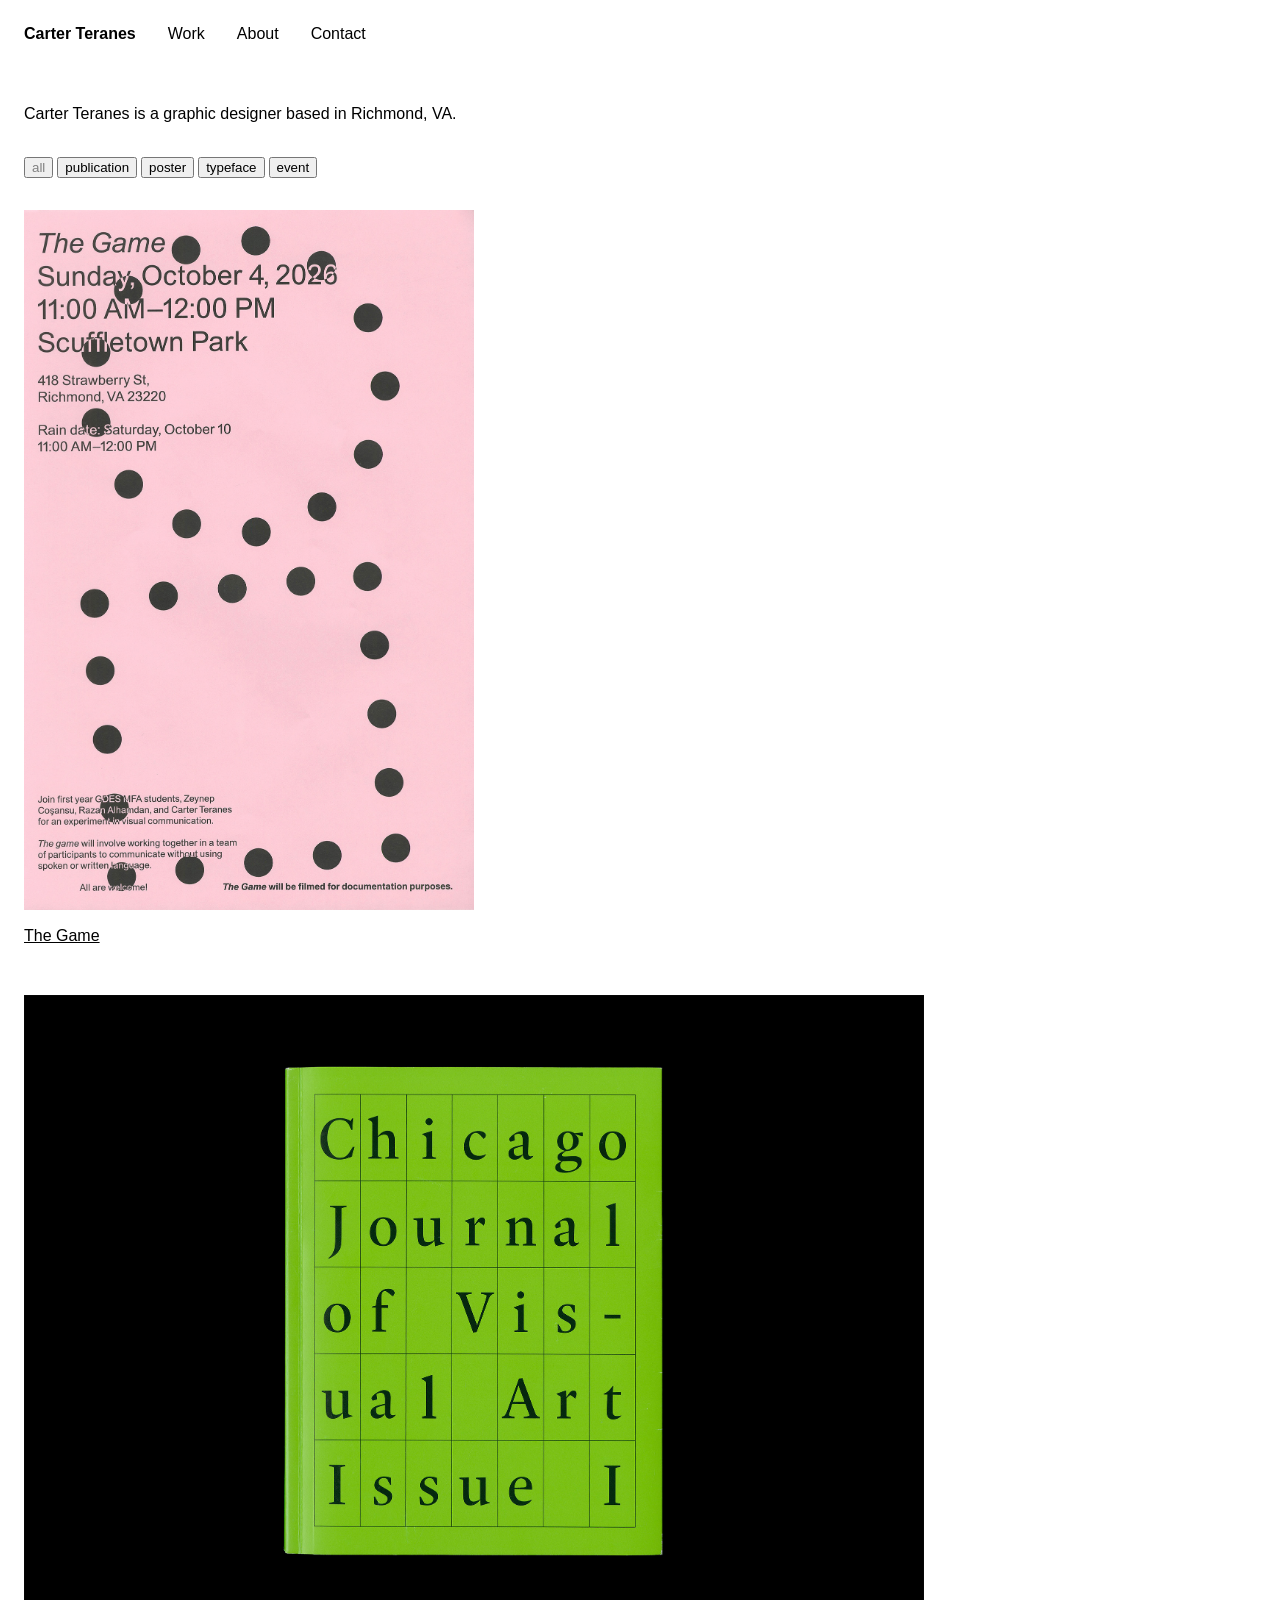
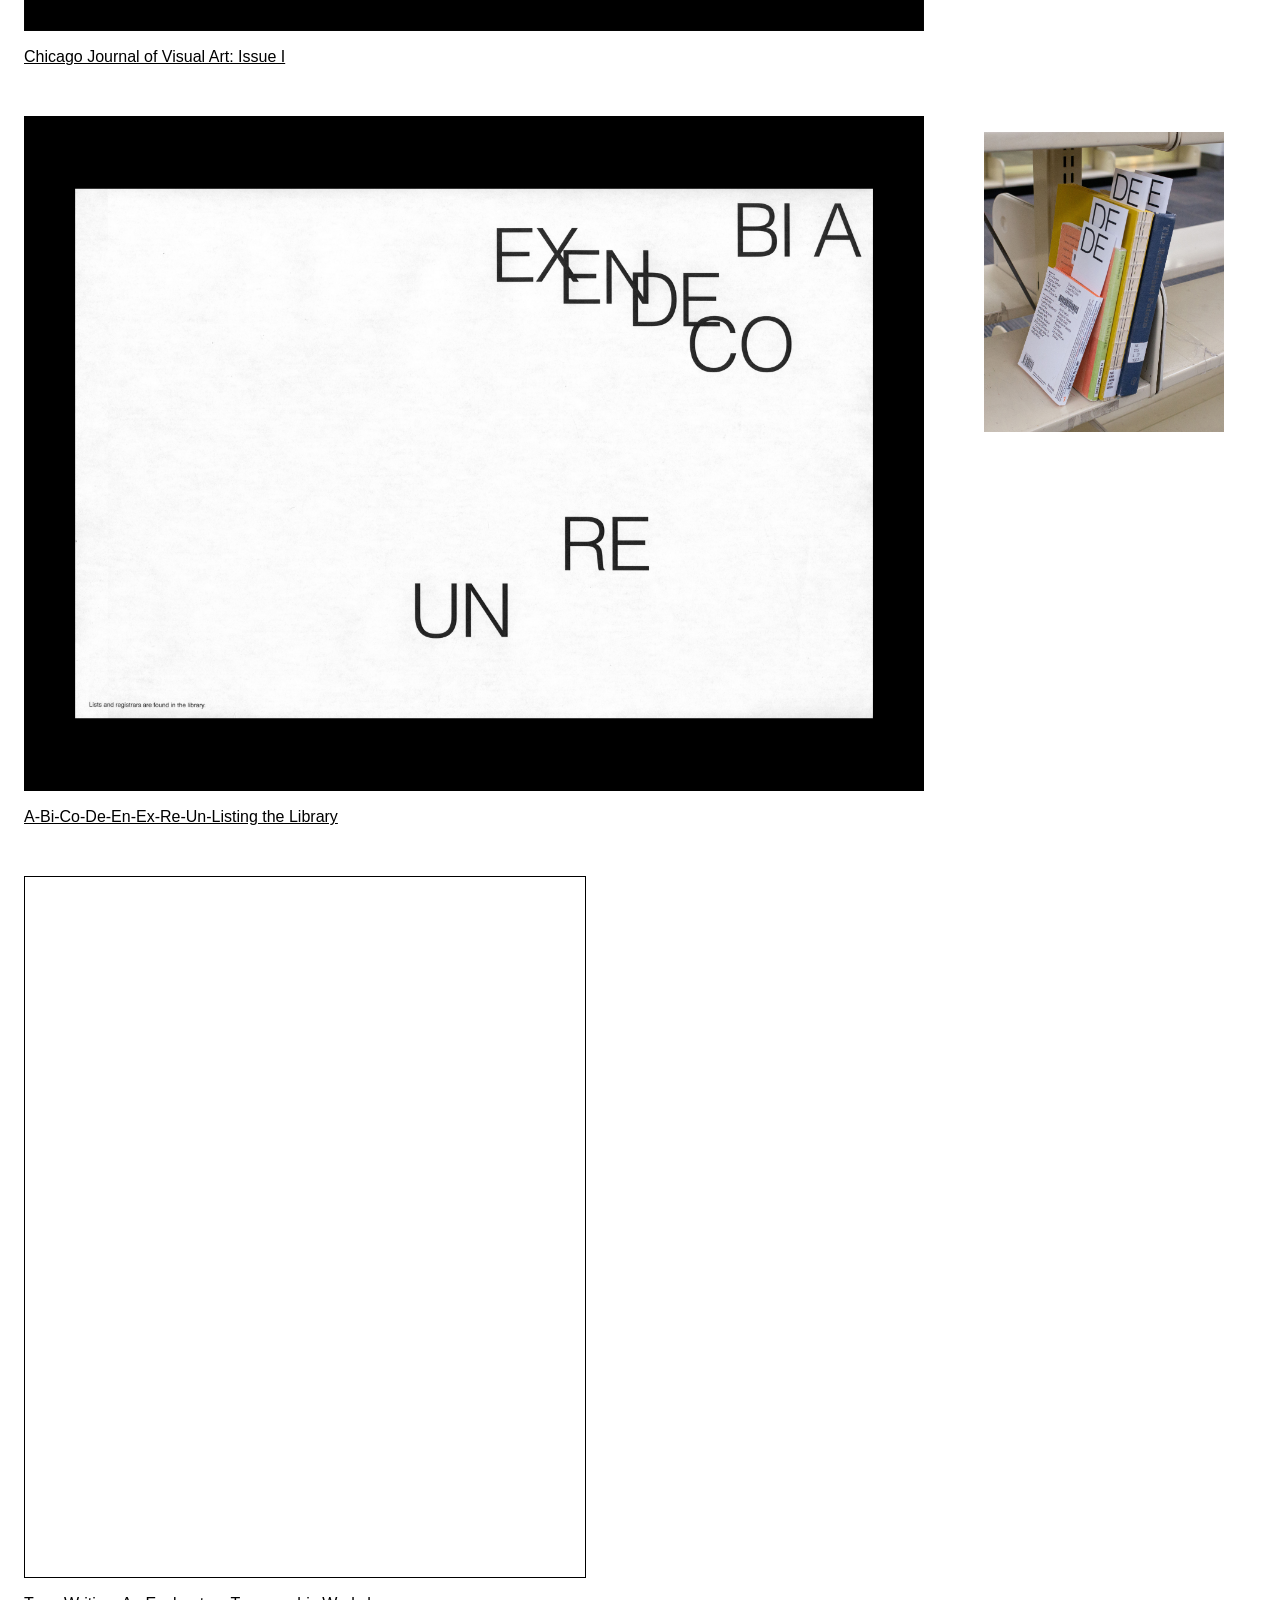
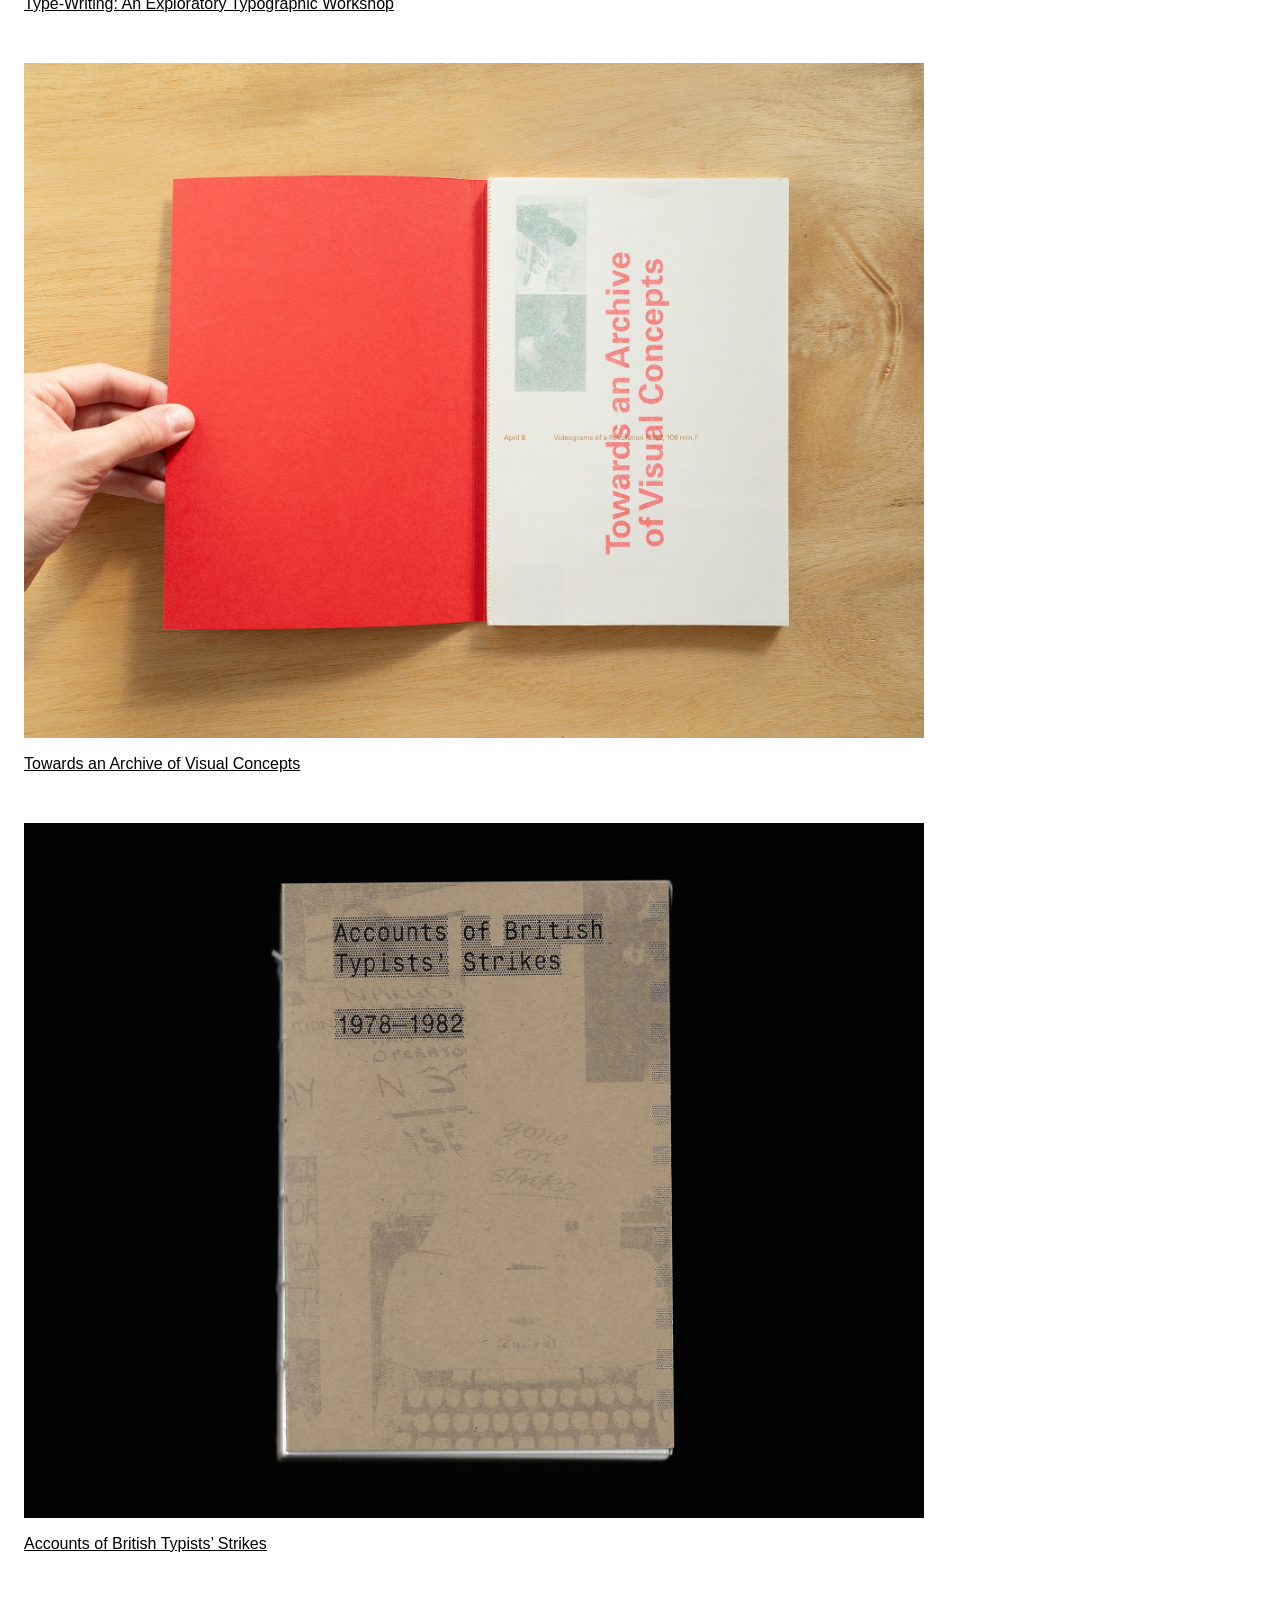
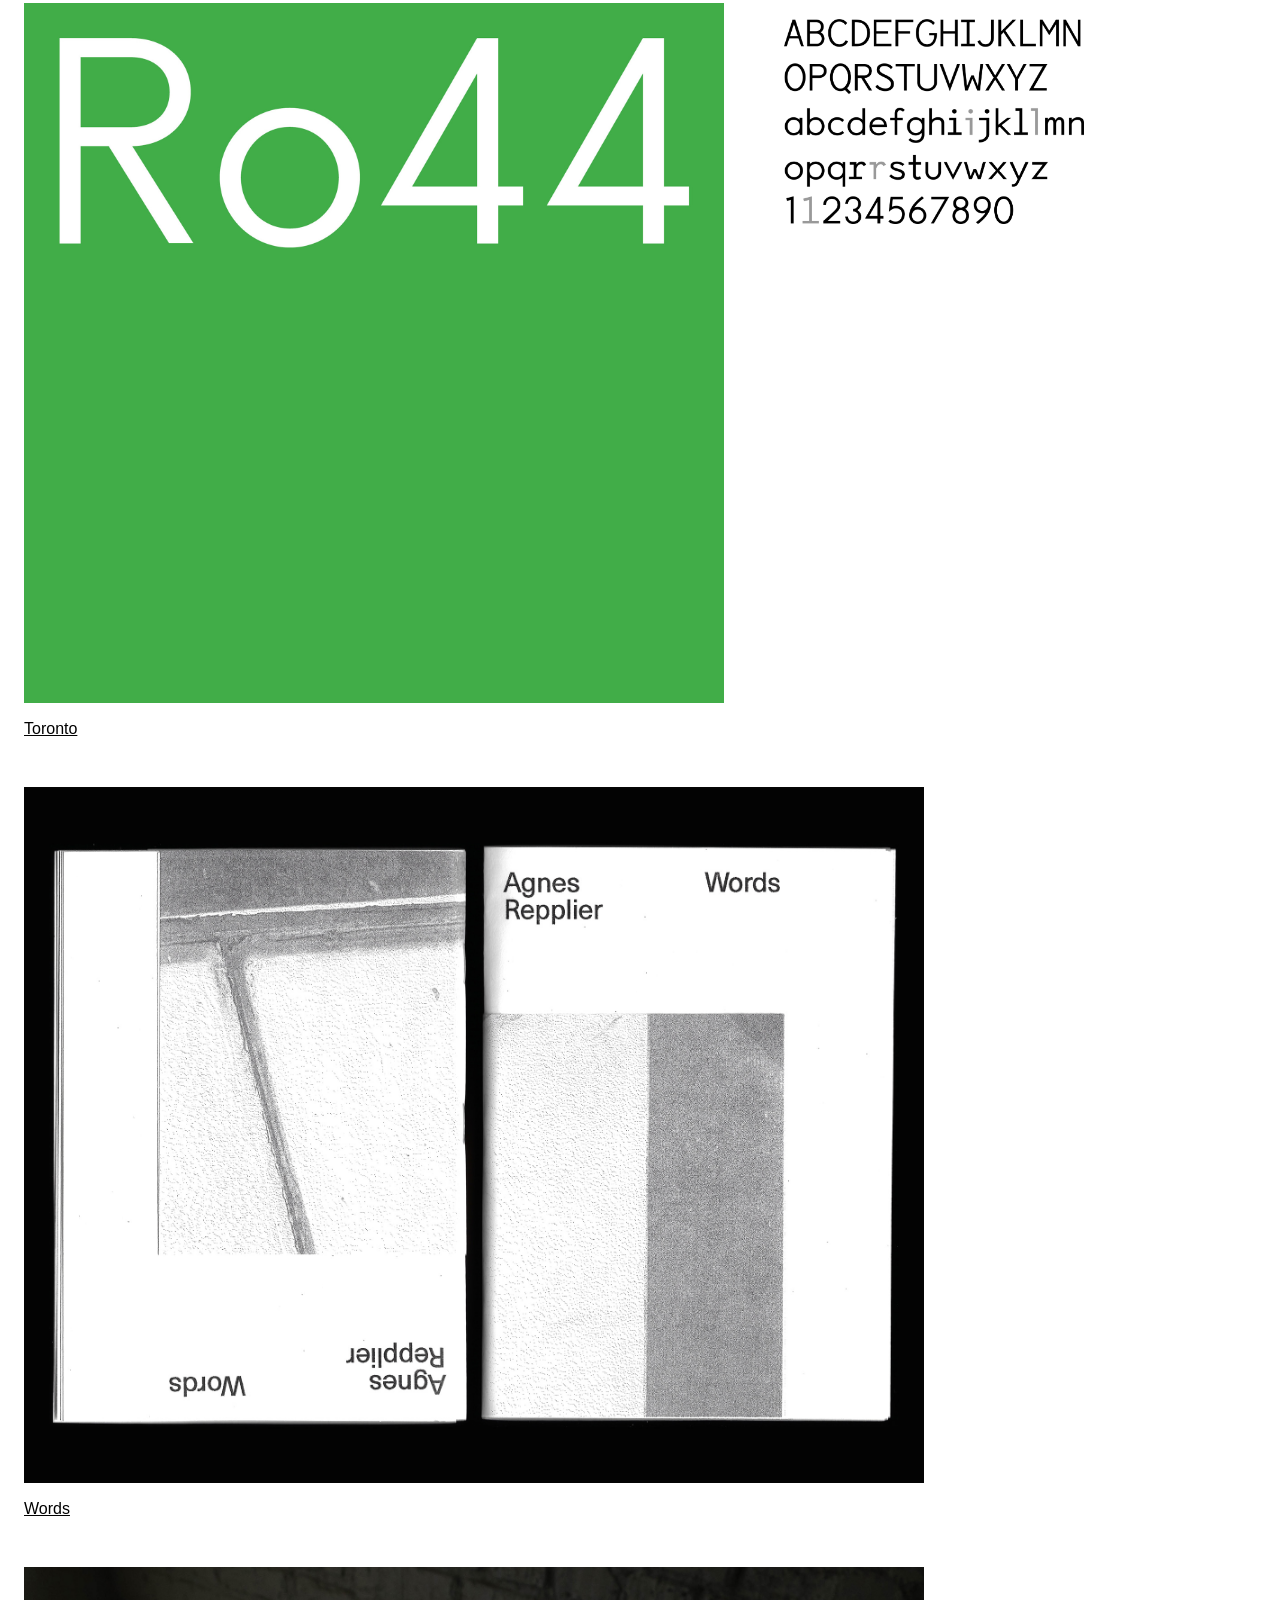
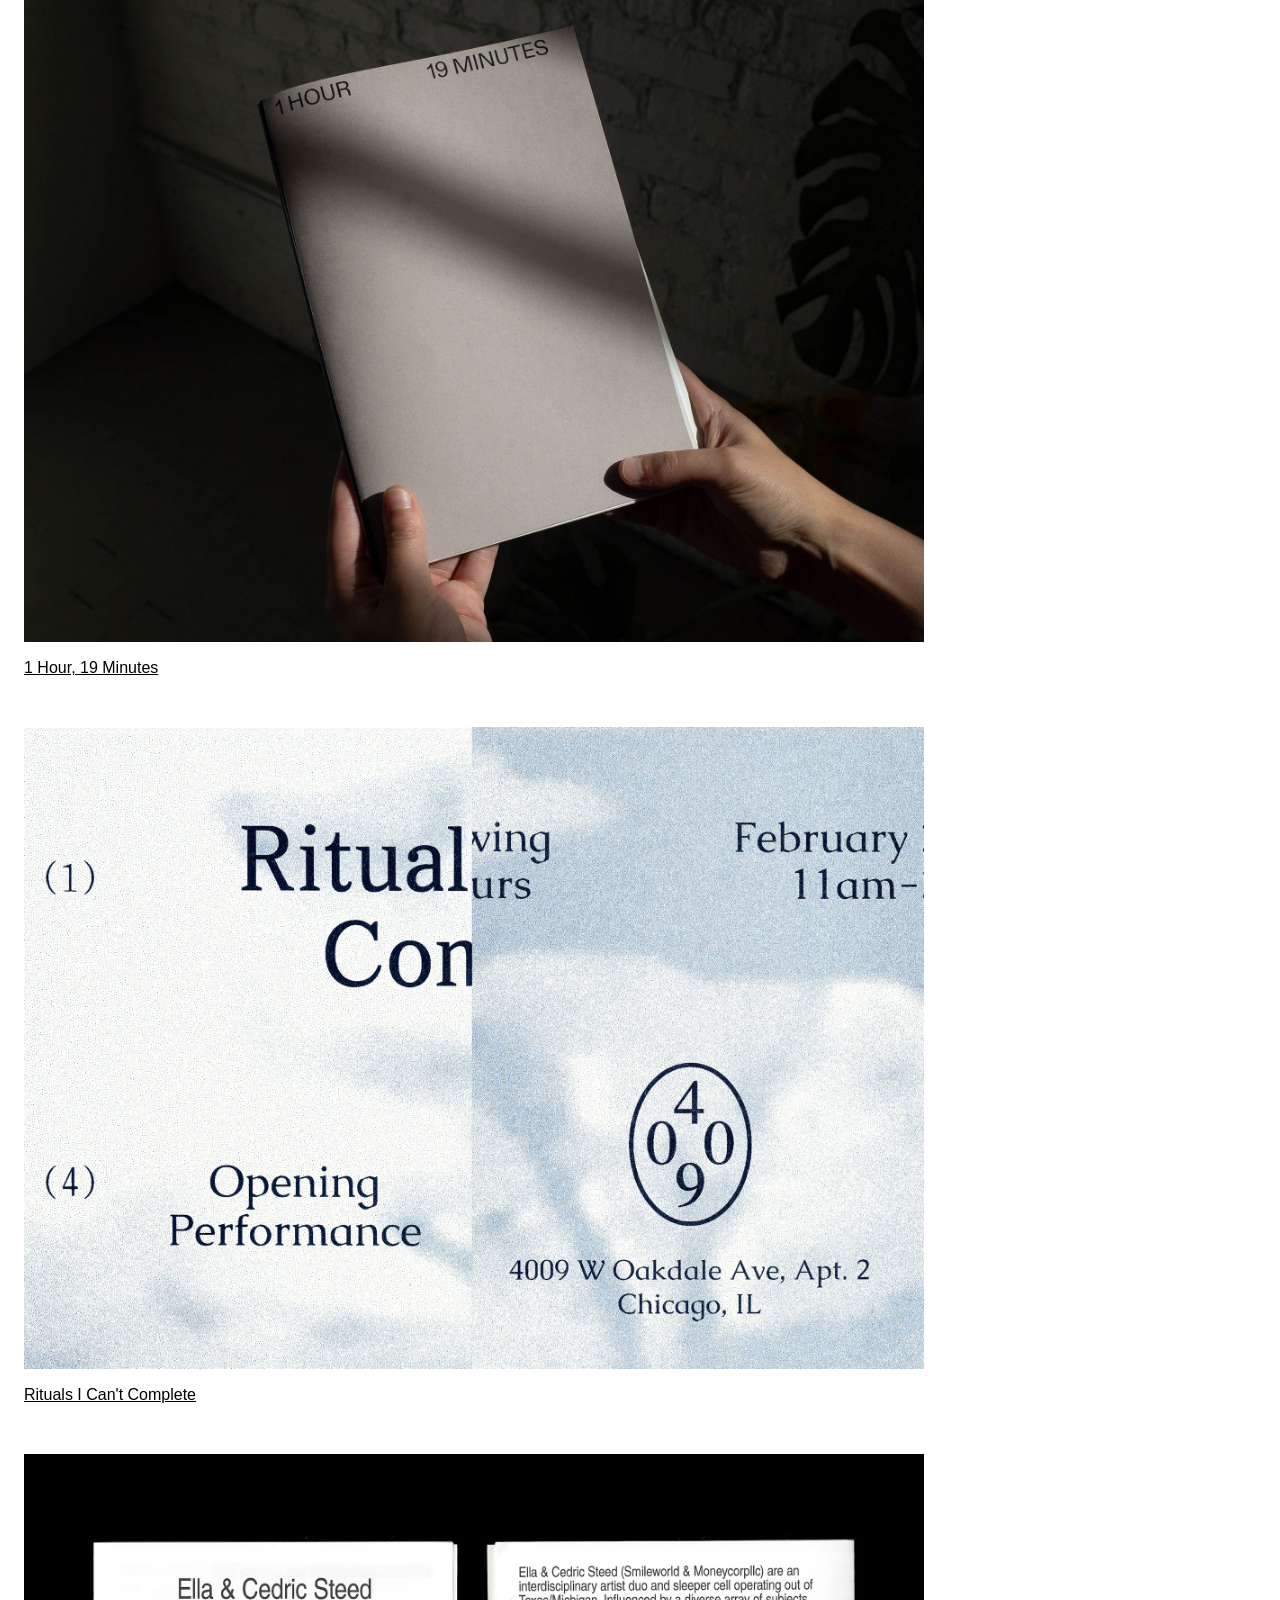
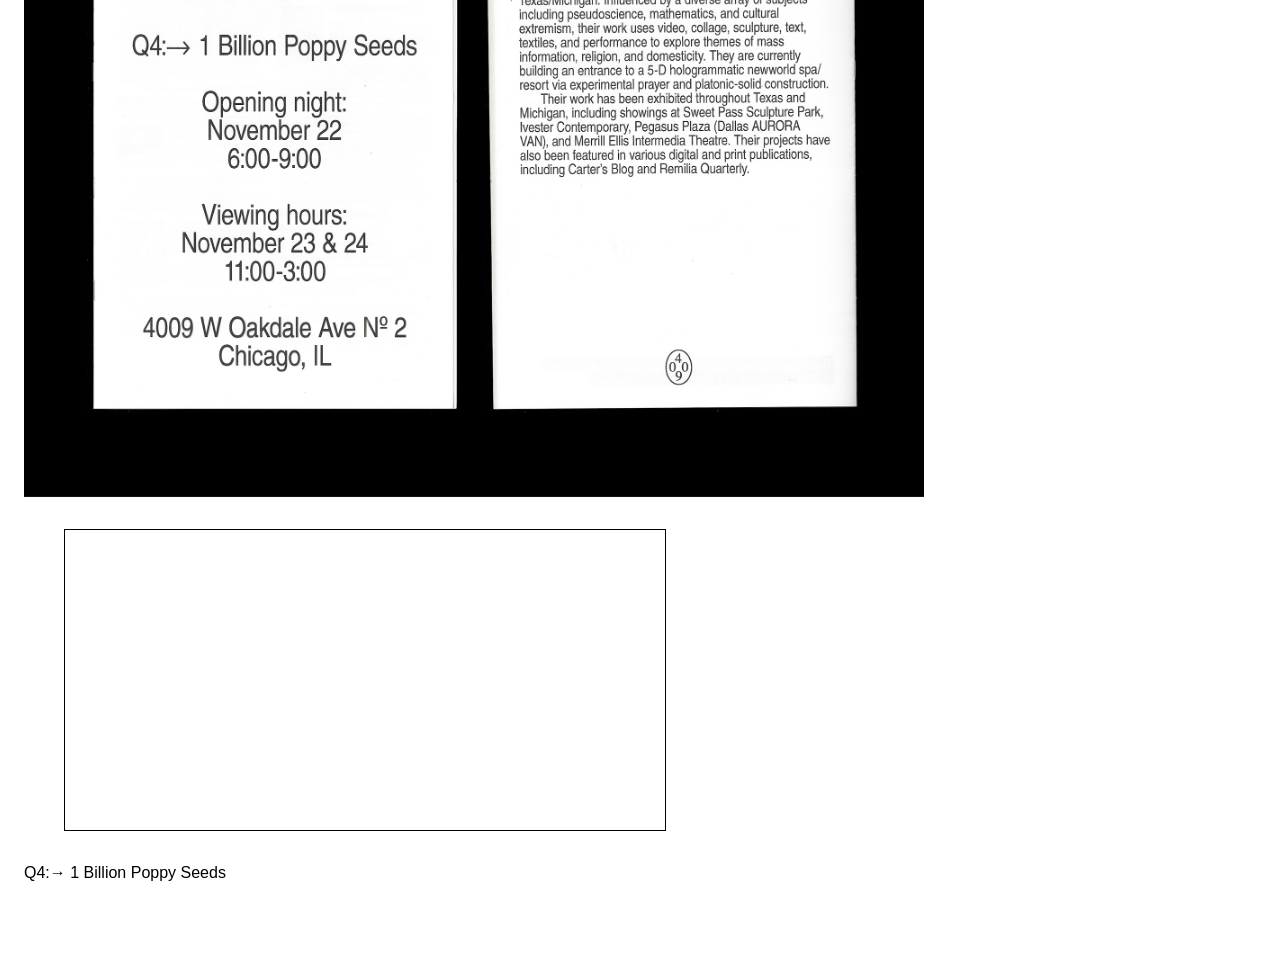
<file: index.html>
<!DOCTYPE html>
<html lang="en">
<head>
    <meta charset="UTF-8">
    <meta name="viewport" content="width=device-width, initial-scale=1.0">
    <meta name="description" content="">
    <title>Carter Teranes</title>
    <link rel="stylesheet" href="styles.css">
    <link rel="icon" type="image/png" href="imgs/favicon.png">
</head>
<body>

    <div class="header">
        <div class="item"><h1><a href="index.html" class="label">Carter Teranes</a></h1></div>
        <div class="item"><p><a href="index.html" class="button">Work</a></p></div>
        <div class="item"><p><a href="about.html" class="button">About</a></p></div>
        <div class="item"><p><a href="contact.html" class="button">Contact</a></p></div>
    </div>

    <div class="container">
        <div class="textblock">
            <p style="padding-bottom: 2em;">Carter Teranes is a graphic designer based in Richmond, VA.</p>
        </div>

    <div class="filter" style="margin-bottom: 2em;">
      <!-- the class on the button should match the class of the elements that it will filter -->
      <button class="all active">all</button>
      <button class="publication">publication</button>
      <button class="poster">poster</button>
      <button class="typeface">typeface</button>
      <!-- <button class="website">website</button> -->
      <button class="event">event</button>
    </div>


        <div class="box all event poster visible">
            <a class="thumbnail-link" href="the-game.html">
            <div class="thumbnail">
                <img height="700px" width="auto" src="imgs/the-game/the-game-poster-font-75.jpg">
            <h2>The Game</h2>
            </div>
            </a>
        </div>

        <div class="box all publication visible">
            <a class="thumbnail-link" href="chicago-journal.html">
            <div class="thumbnail">
                <img src="imgs/chicago-journal/01-img20261008_15300018.jpg">
            <h2>Chicago Journal of Visual Art: Issue I</h2>
            </div>
            </a>
        </div>

        <div class="box all event other visible">
            <a class="thumbnail-link" href="list.html">
            <div class="thumbnail">
                <img src="imgs/list/list-project-composite-02-mock.jpg">
            <figure>
                    <img src="imgs/list/A0020188.jpg">
                </figure><br>
            <h2>A-Bi-Co-De-En-Ex-Re-Un-Listing the Library</h2>
            </div>
            </a>
        </div>

        <div class="box all event publication poster visible">
        <a class="thumbnail-link" href="type-writing.html">
            <div class="thumbnail">
                    <video style="border: 1px solid black; aspect-ratio: 4 / 5;" height="700px" autoplay muted preload loop playsinline>
                        <source src="imgs/type-writing/type-writing-workshop-instagram-poster-02.mp4"type="video/mp4">
                    </video>
                <h2>Type-Writing: An Exploratory Typographic Workshop</h2>
            </div>
        </a>
        </div>
        
        <div class="box all publication visible">
        <a class="thumbnail-link" href="towards-an-archive.html">
            <div class="thumbnail">
                <img src="imgs/towards-an-archive/A0001030.jpg">
                <h2>Towards an Archive of Visual Concepts</h2>
            </div>
        </a>
        </div>

        <div class="box all publication visible">
        <a class="thumbnail-link" href="typists-strikes.html">
            <div class="thumbnail">
                <img src="imgs/typists-strikes/typist-strikes-scans 1.jpg">
                <h2>Accounts of British Typists’ Strikes</h2>
            </div>
        </a>
        </div>

        <div class="box all typeface visible">
        <a class="thumbnail-link" href="toronto.html">
            <div class="thumbnail">
                <img height="700px" src="imgs/toronto/toronto-specimen.jpg">

                <figure>
                <img src="imgs/toronto/Asset 2.png">
                </figure><br>
                <h2>Toronto</h2>
            </div>
        </a>
        </div>

        <div class="box all publication visible">
        <a class="thumbnail-link" href="words.html">
            <div class="thumbnail">
                <img src="imgs/words/words-scan-02 copy 2.jpg">
                <h2>Words</h2>
            </div>
        </a>
        </div>

        <div class="box all publication visible">
        <a class="thumbnail-link" href="1hour.html">
            <div class="thumbnail">
                <img src="imgs/1hour/A0000787.jpg">
                <h2>1 Hour, 19 Minutes</h2>
            </div>
        </a>
        </div>

        <div class="box all event poster publicaiton visible">
        <a class="thumbnail-link" href="rituals.html">
            <div class="thumbnail">
                <img src="imgs/4009/4009 Web Carter-23.jpg">
                <h2>Rituals I Can't Complete</h2>
            </div>
        </a>
        </div>

        <div class="box all event publicaiton visible">
            <div class="thumbnail">
                <img src="imgs/4009/gallery4009-ella+cedric-scans-covers.png">
                <figure>
                    <video style="border: 1px solid black;" height="300px" autoplay muted preload loop playsinline>
                        <source src="imgs/4009/08-gallery4009-ella-cedric-01.MP4" type="video/mp4">
                    </video>
                </figure>
                <h3>Q4:→ 1 Billion Poppy Seeds</h3>
            </div>
        </div>


    </div>

    <script src="jquery-3.7.1.min.js"></script>
    <script src="main.js"></script>
</body>
</html>
</file>
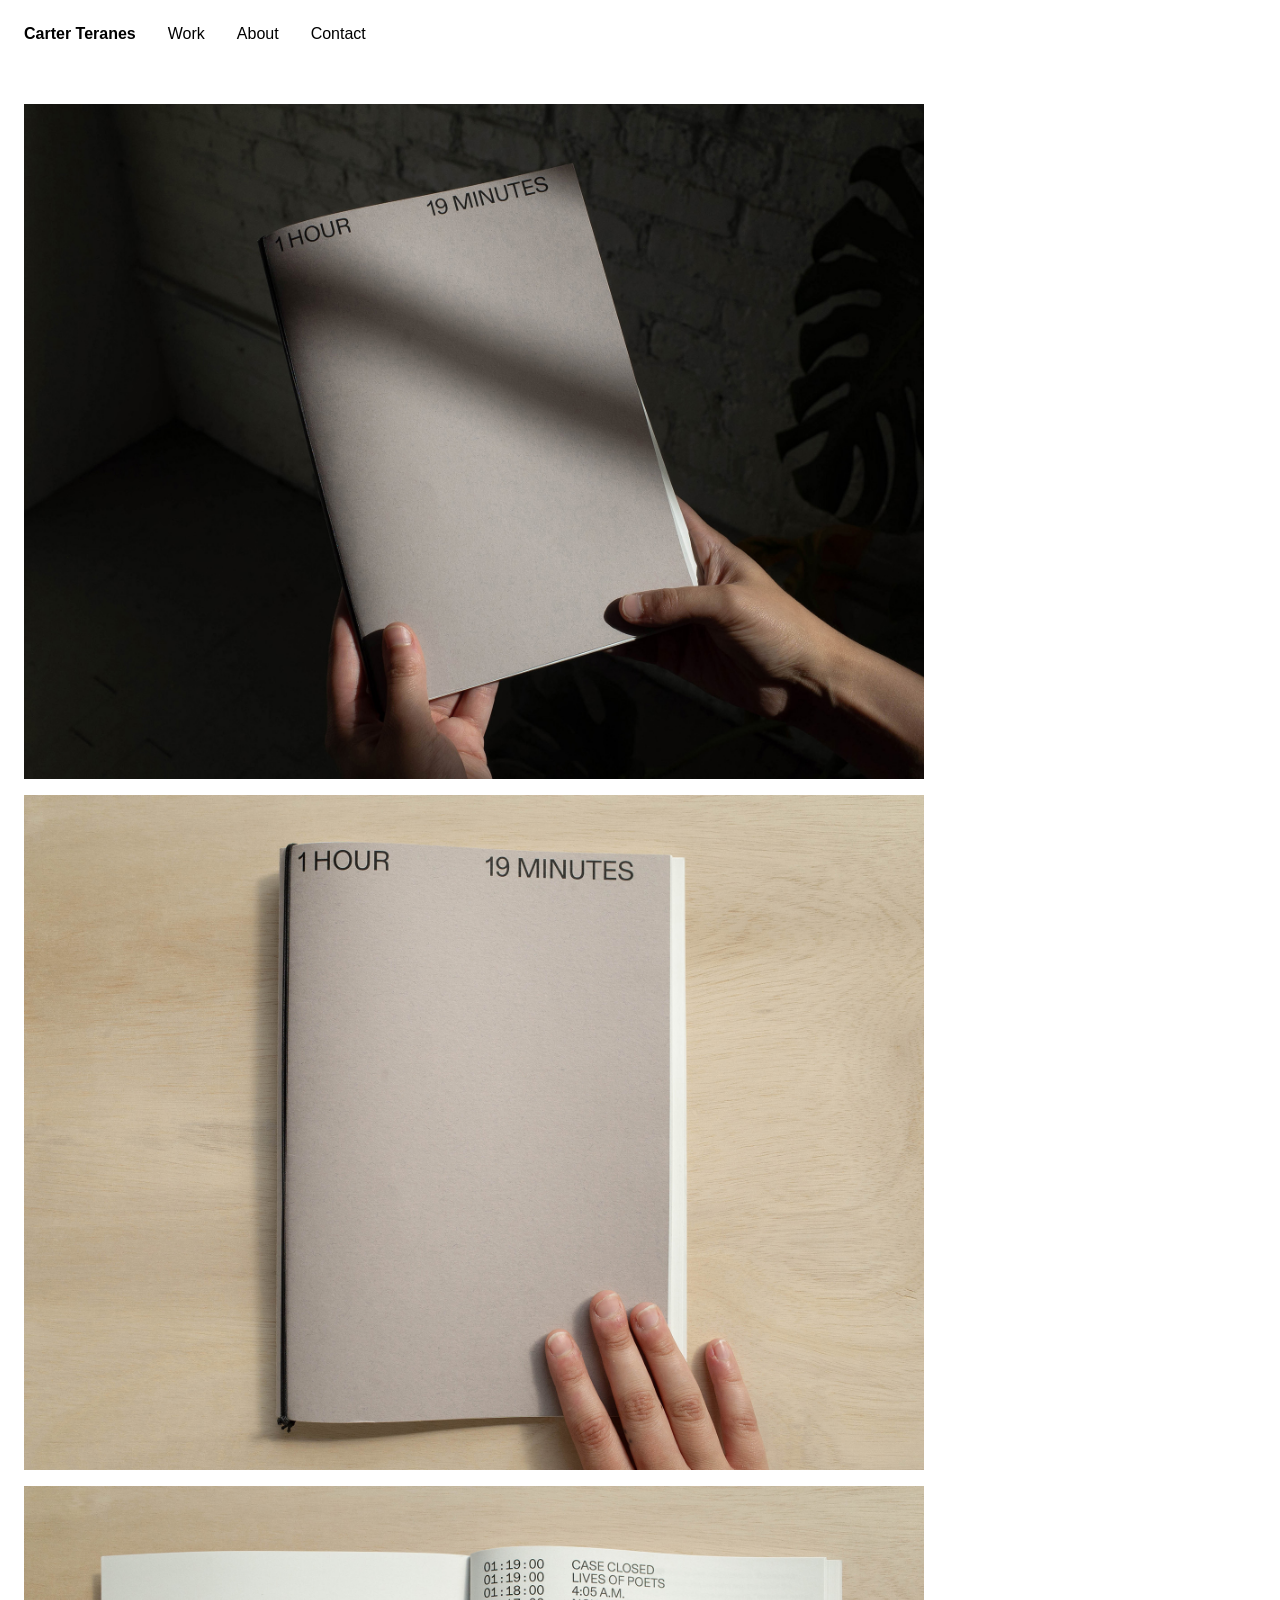
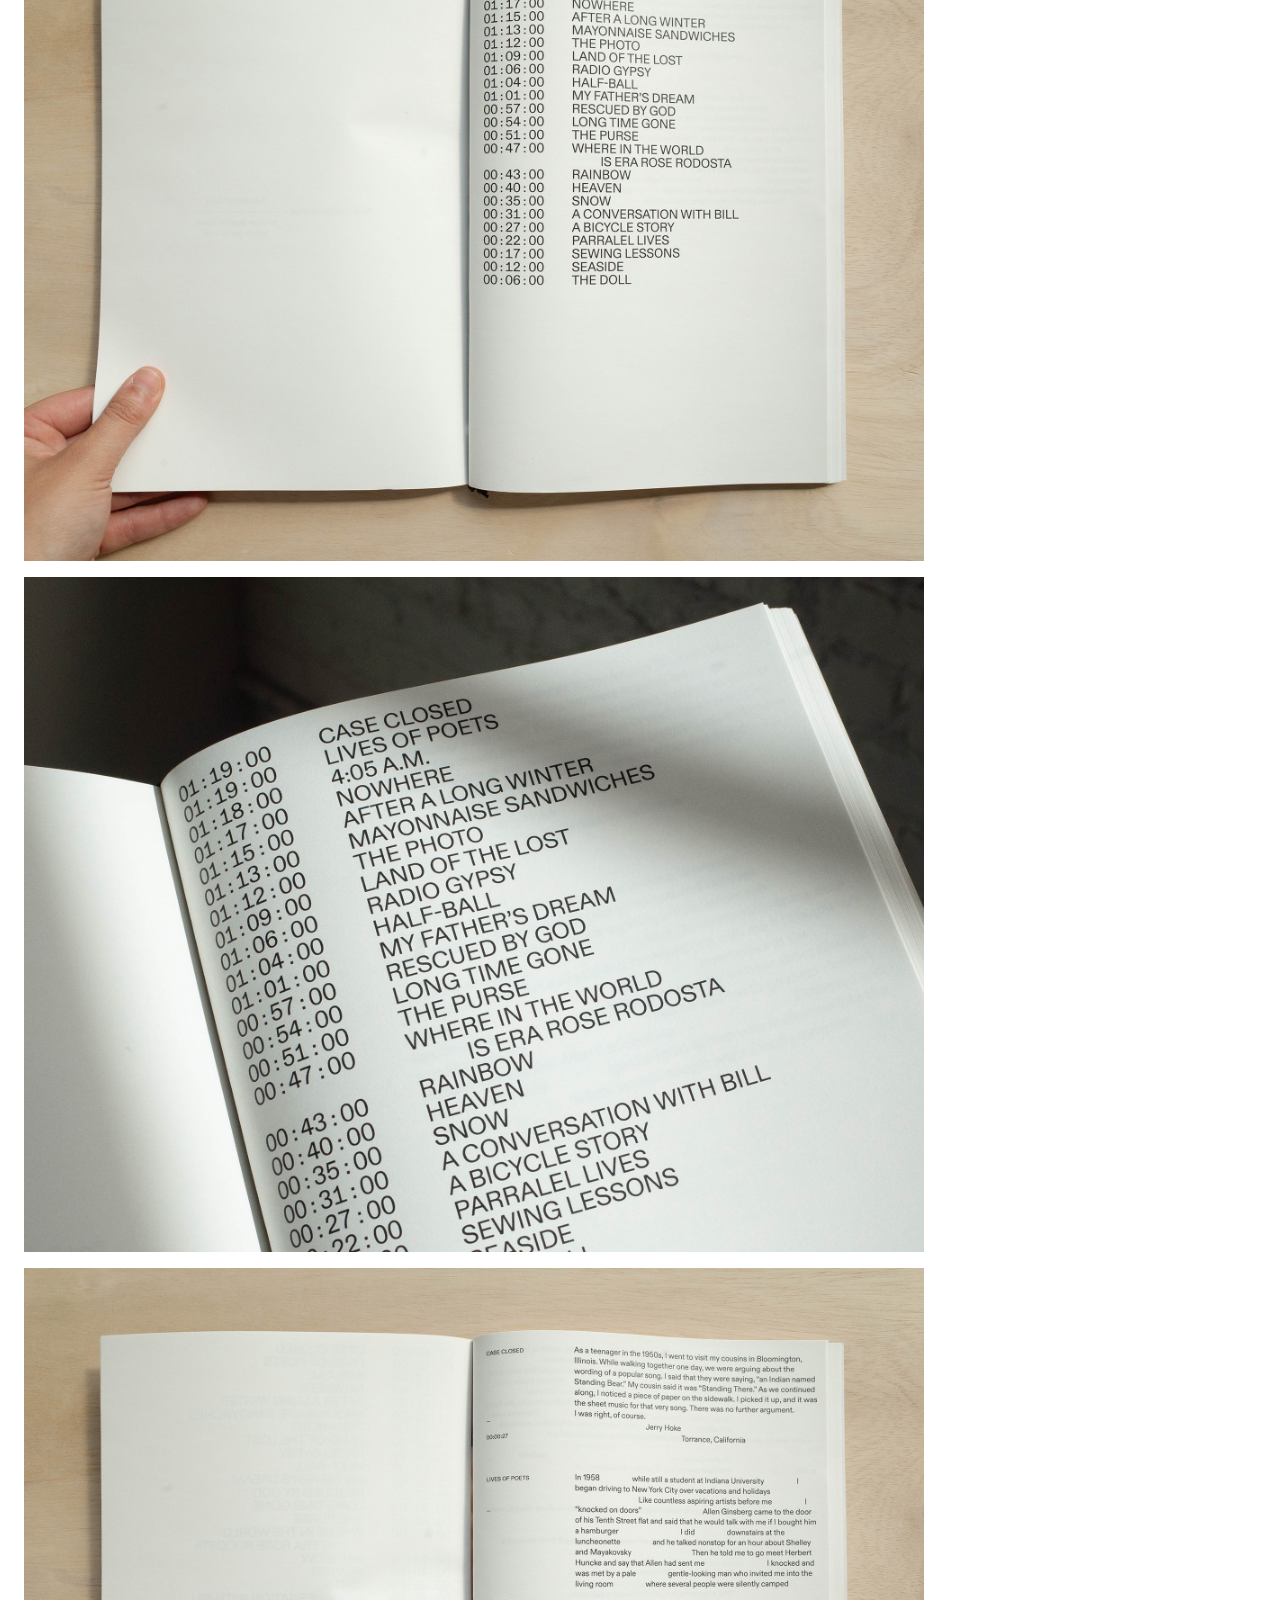
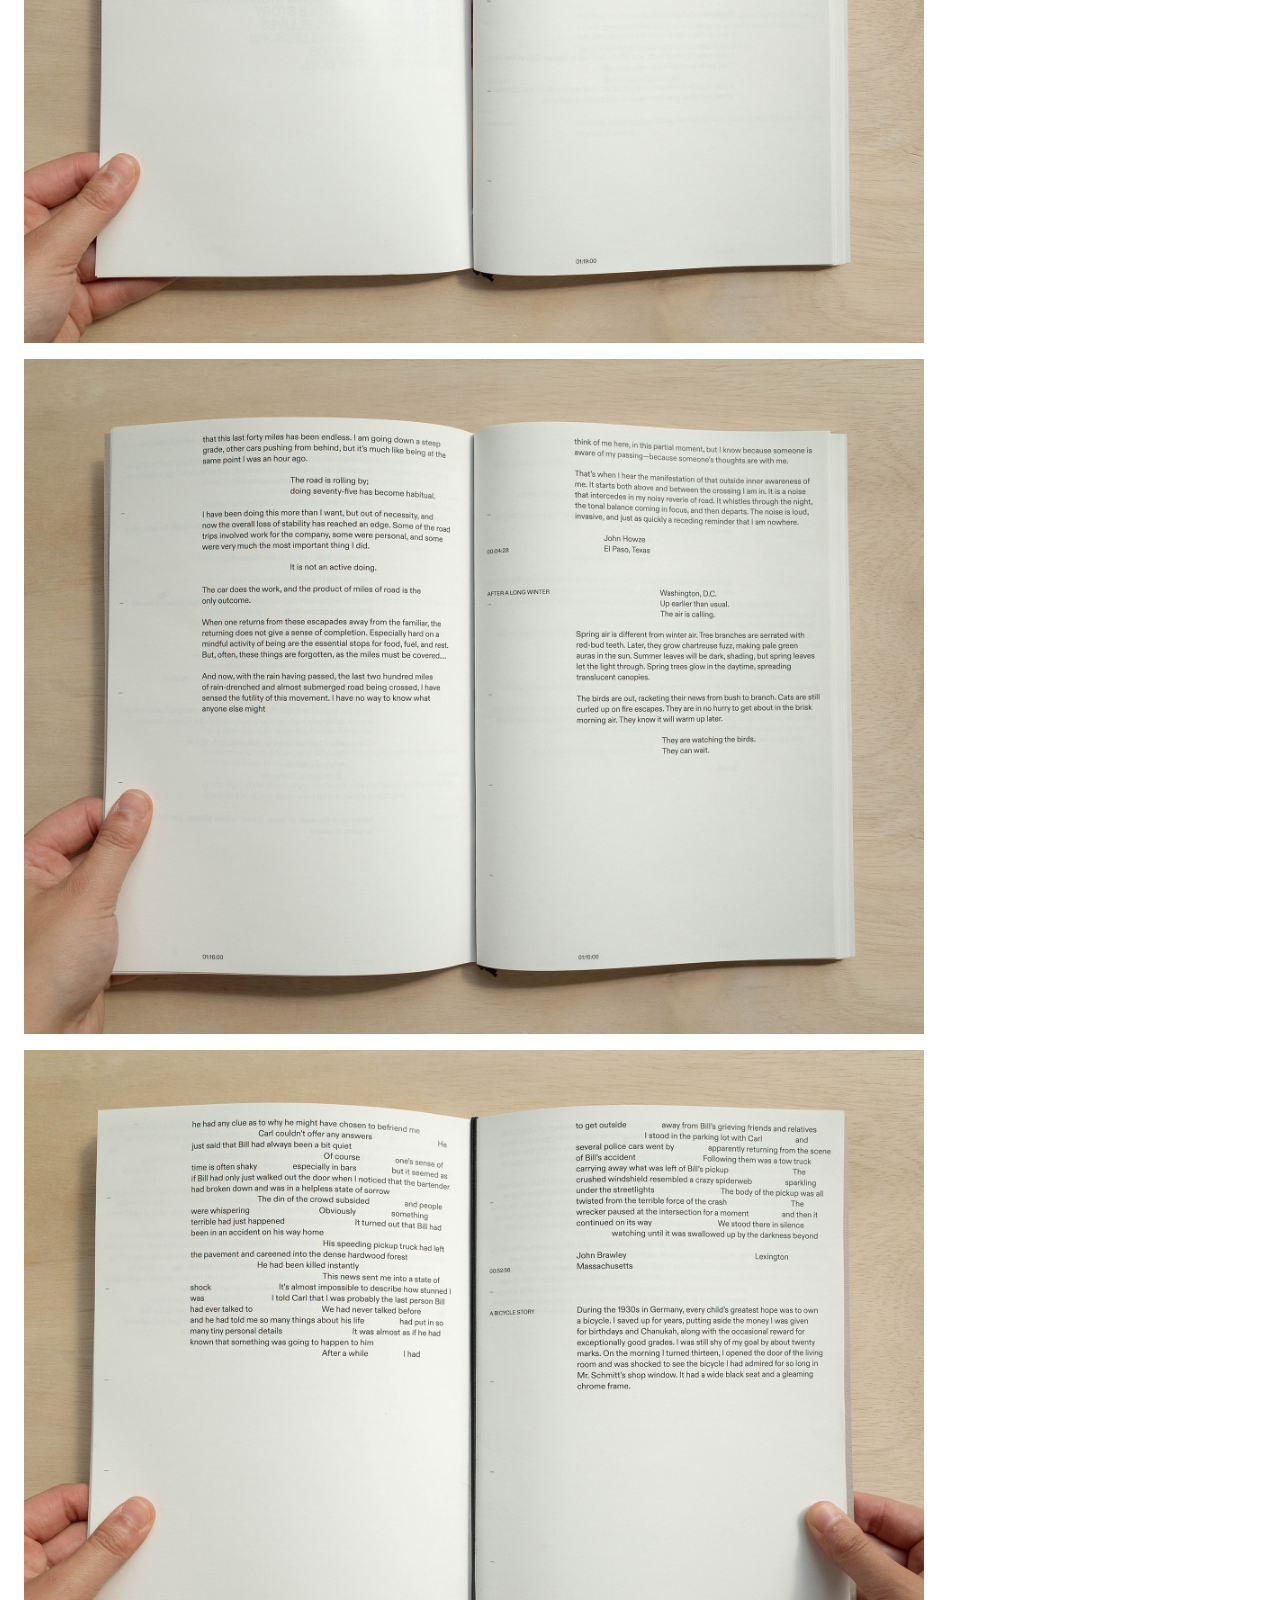
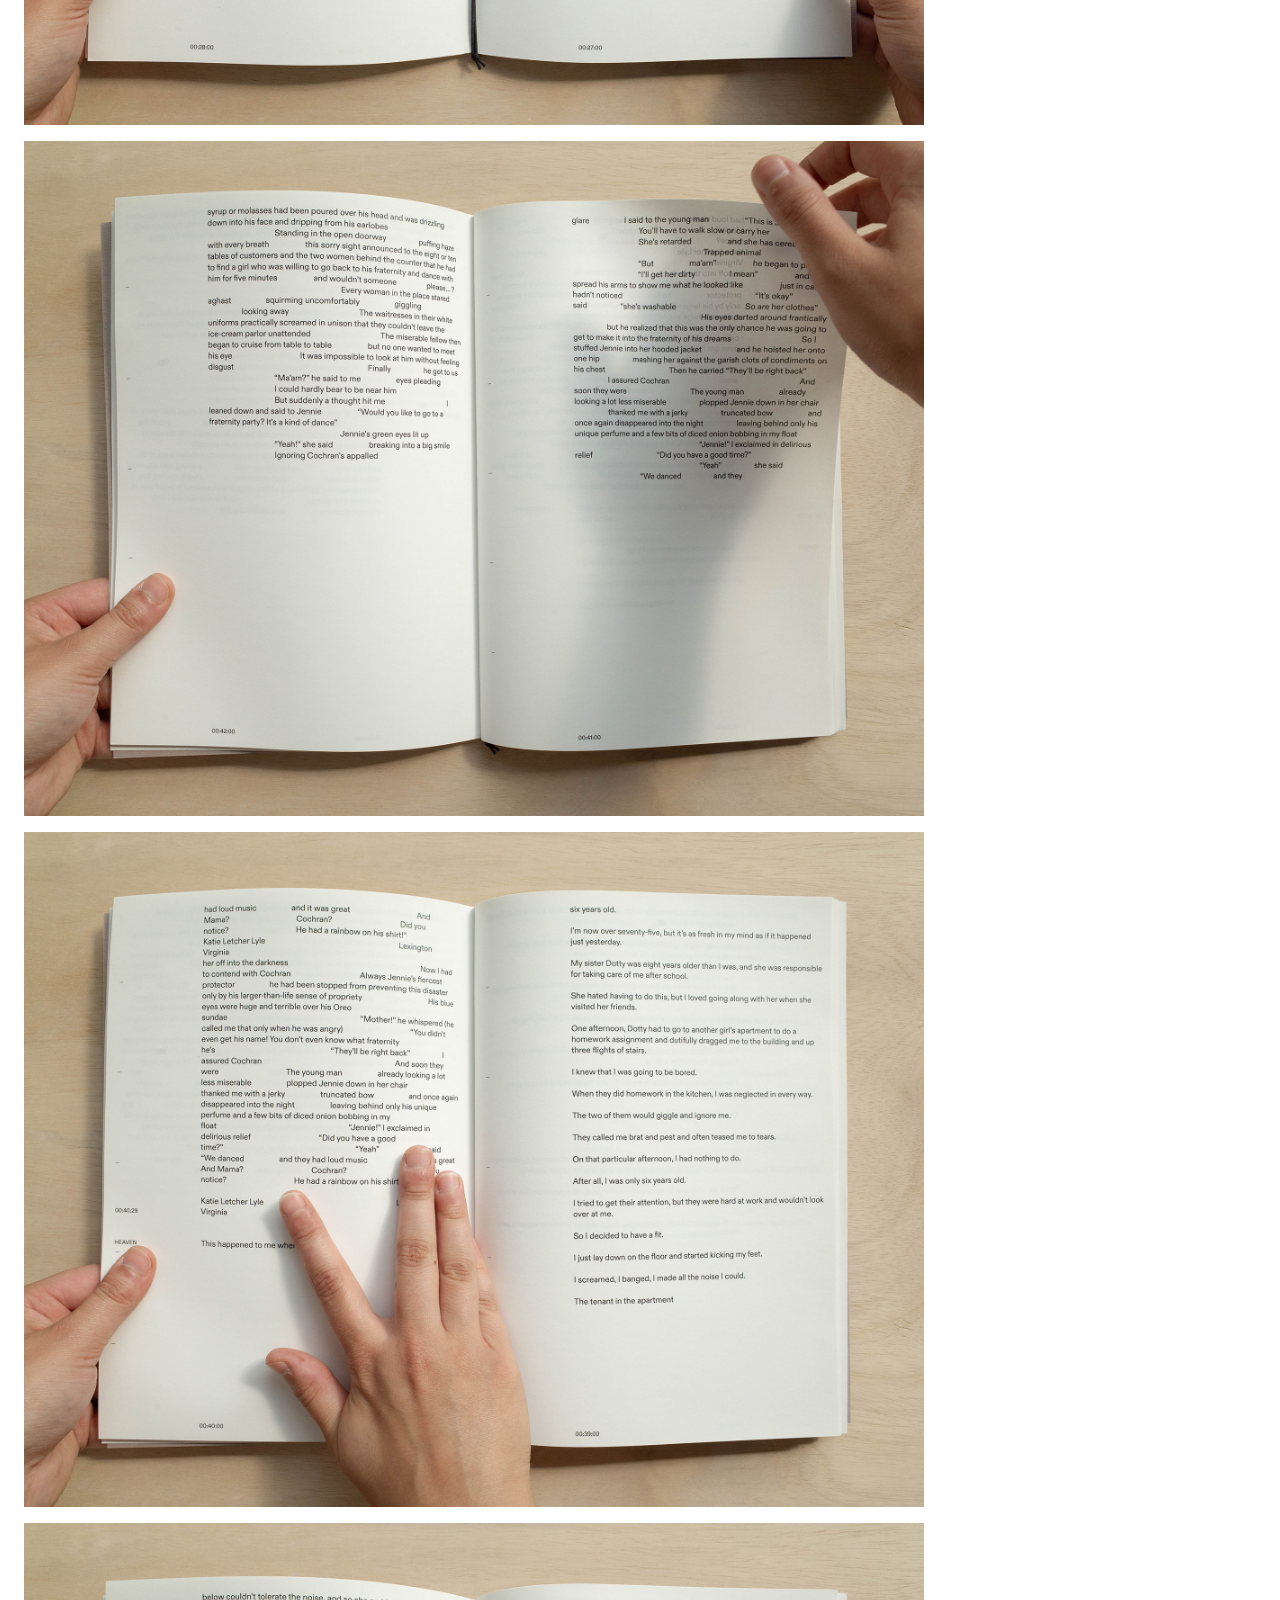
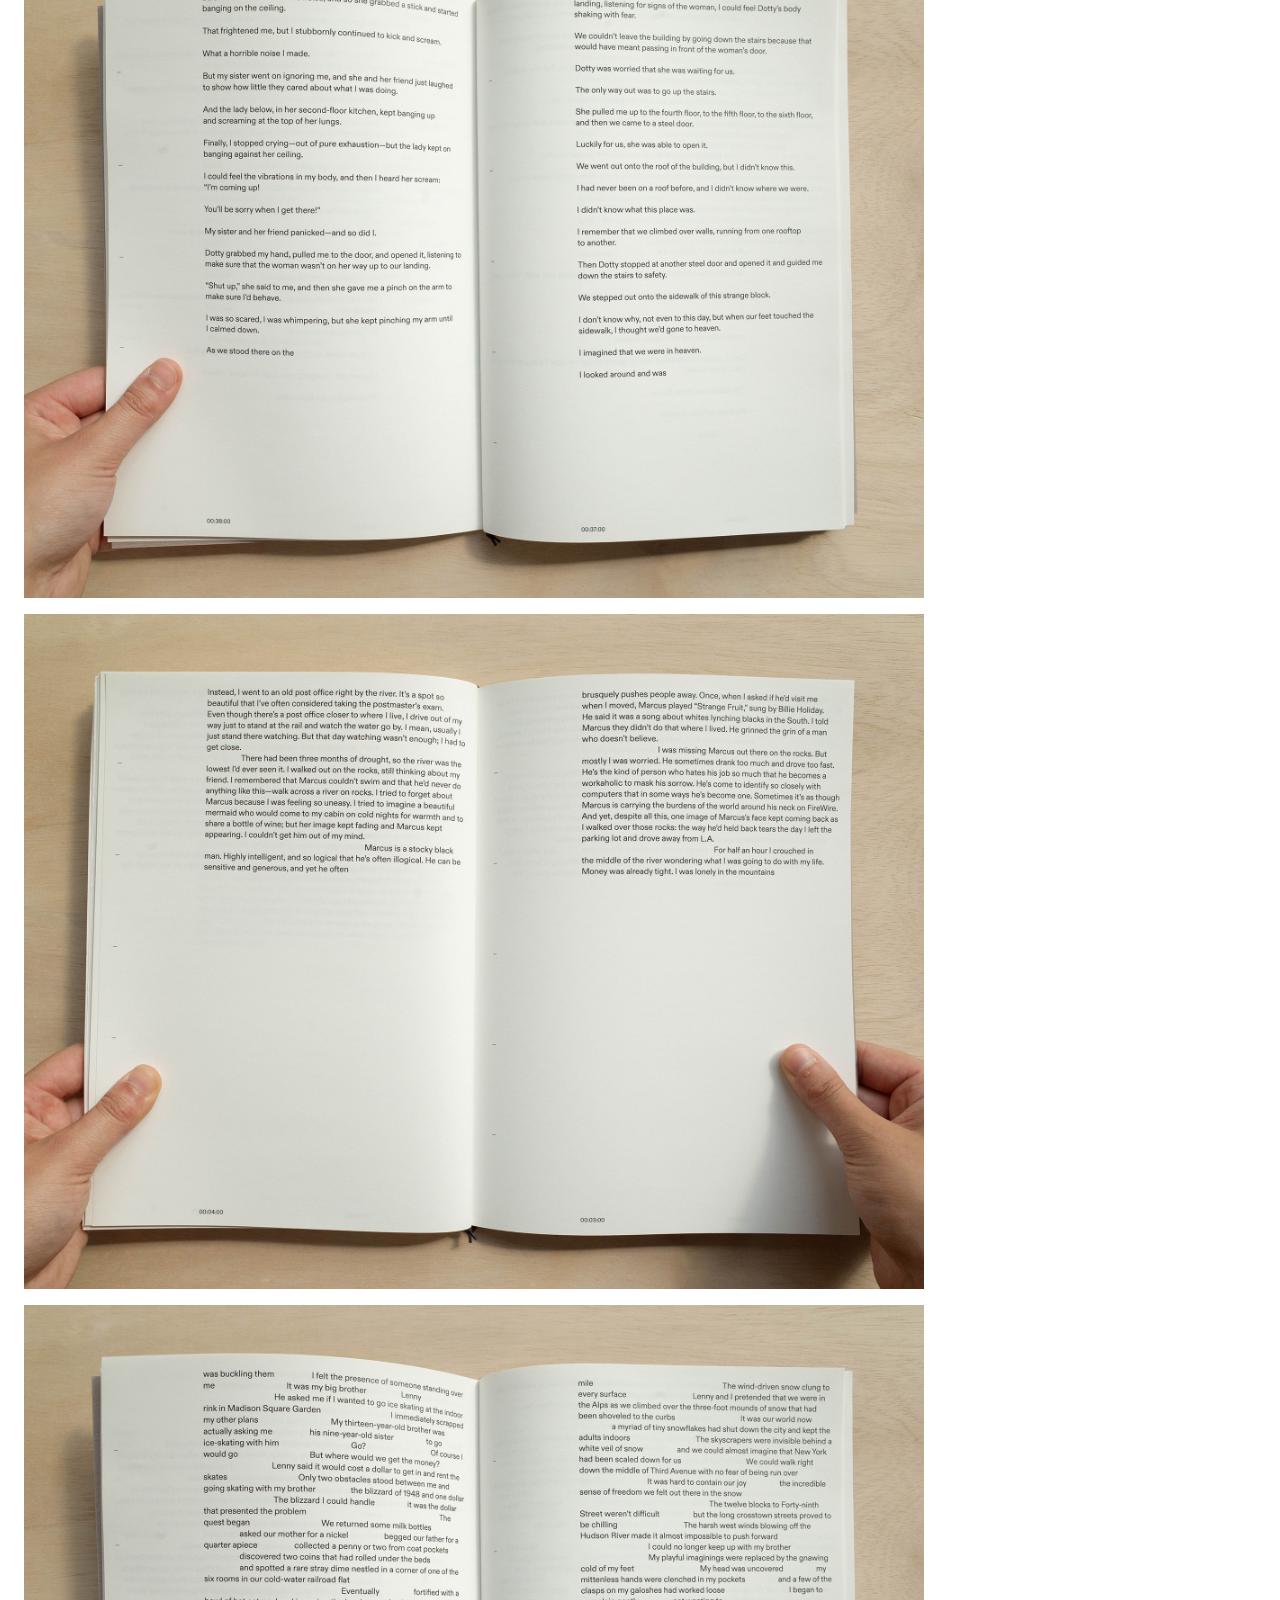
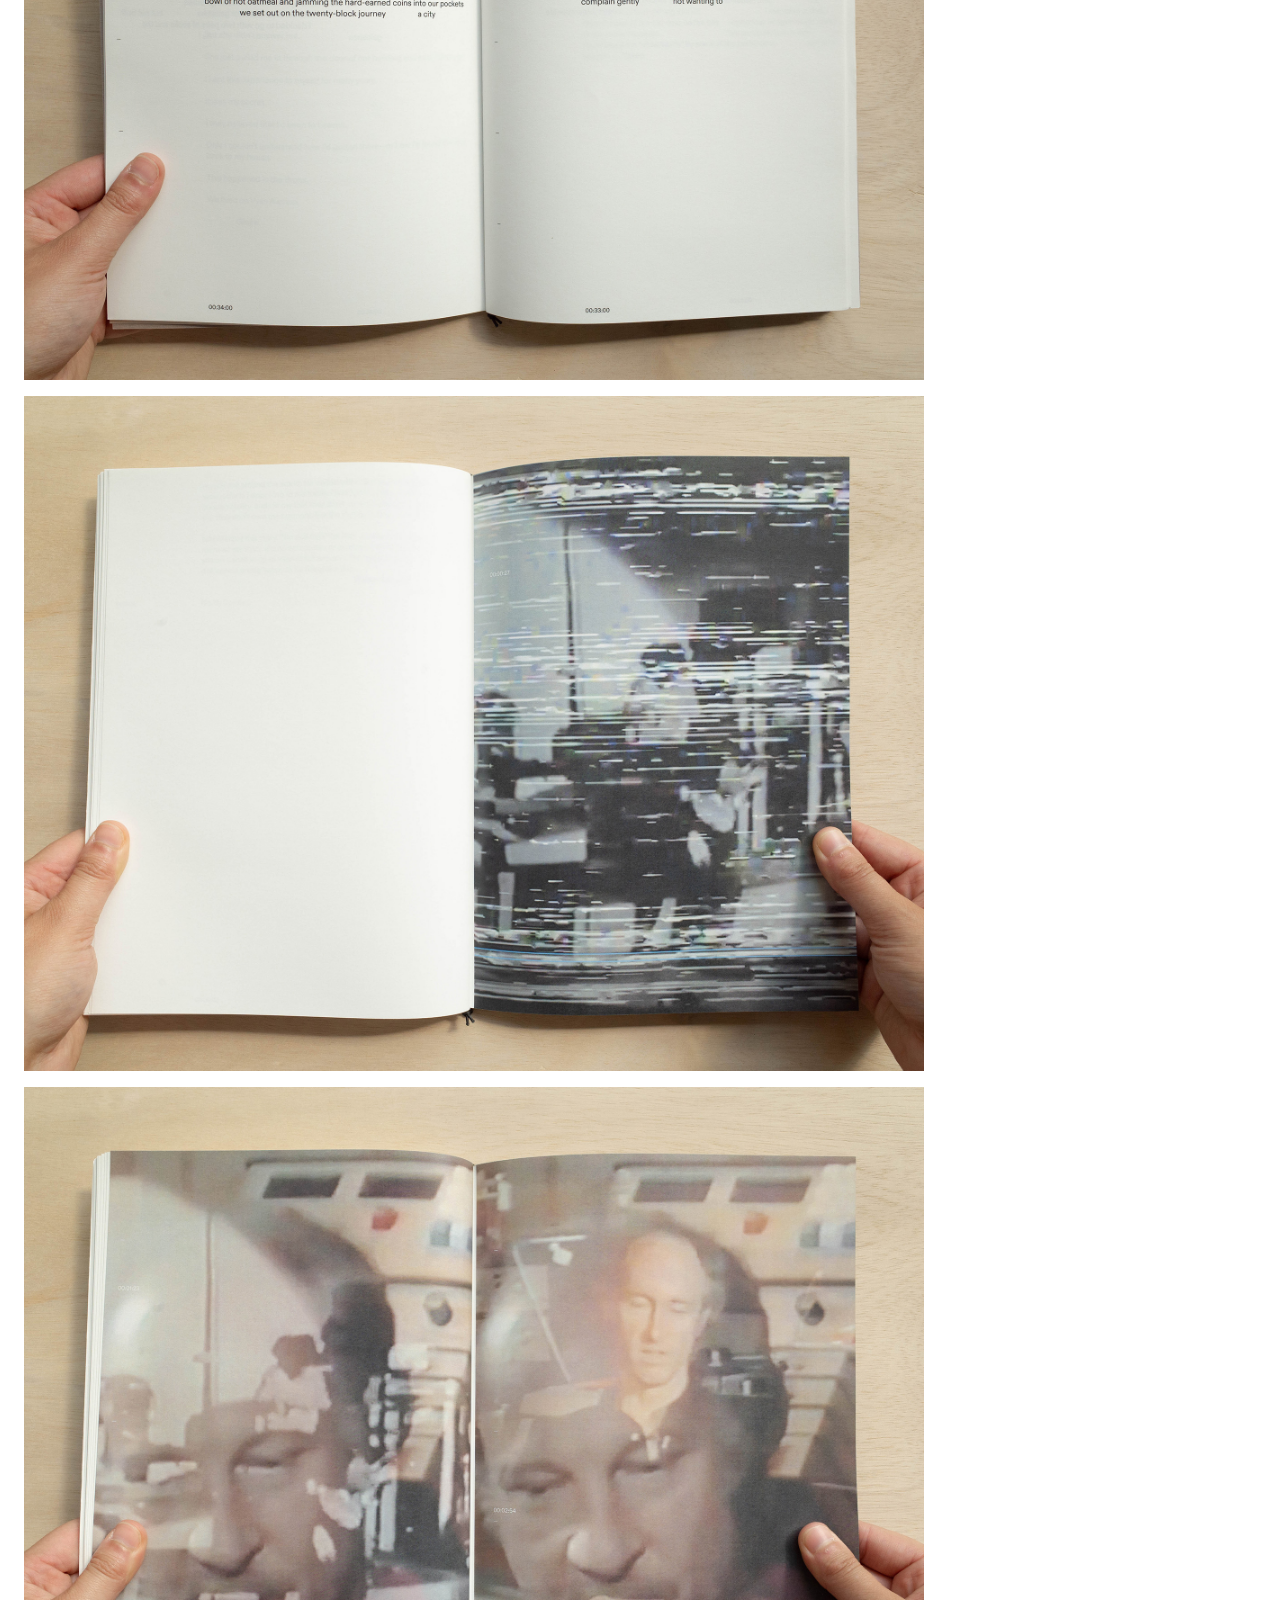
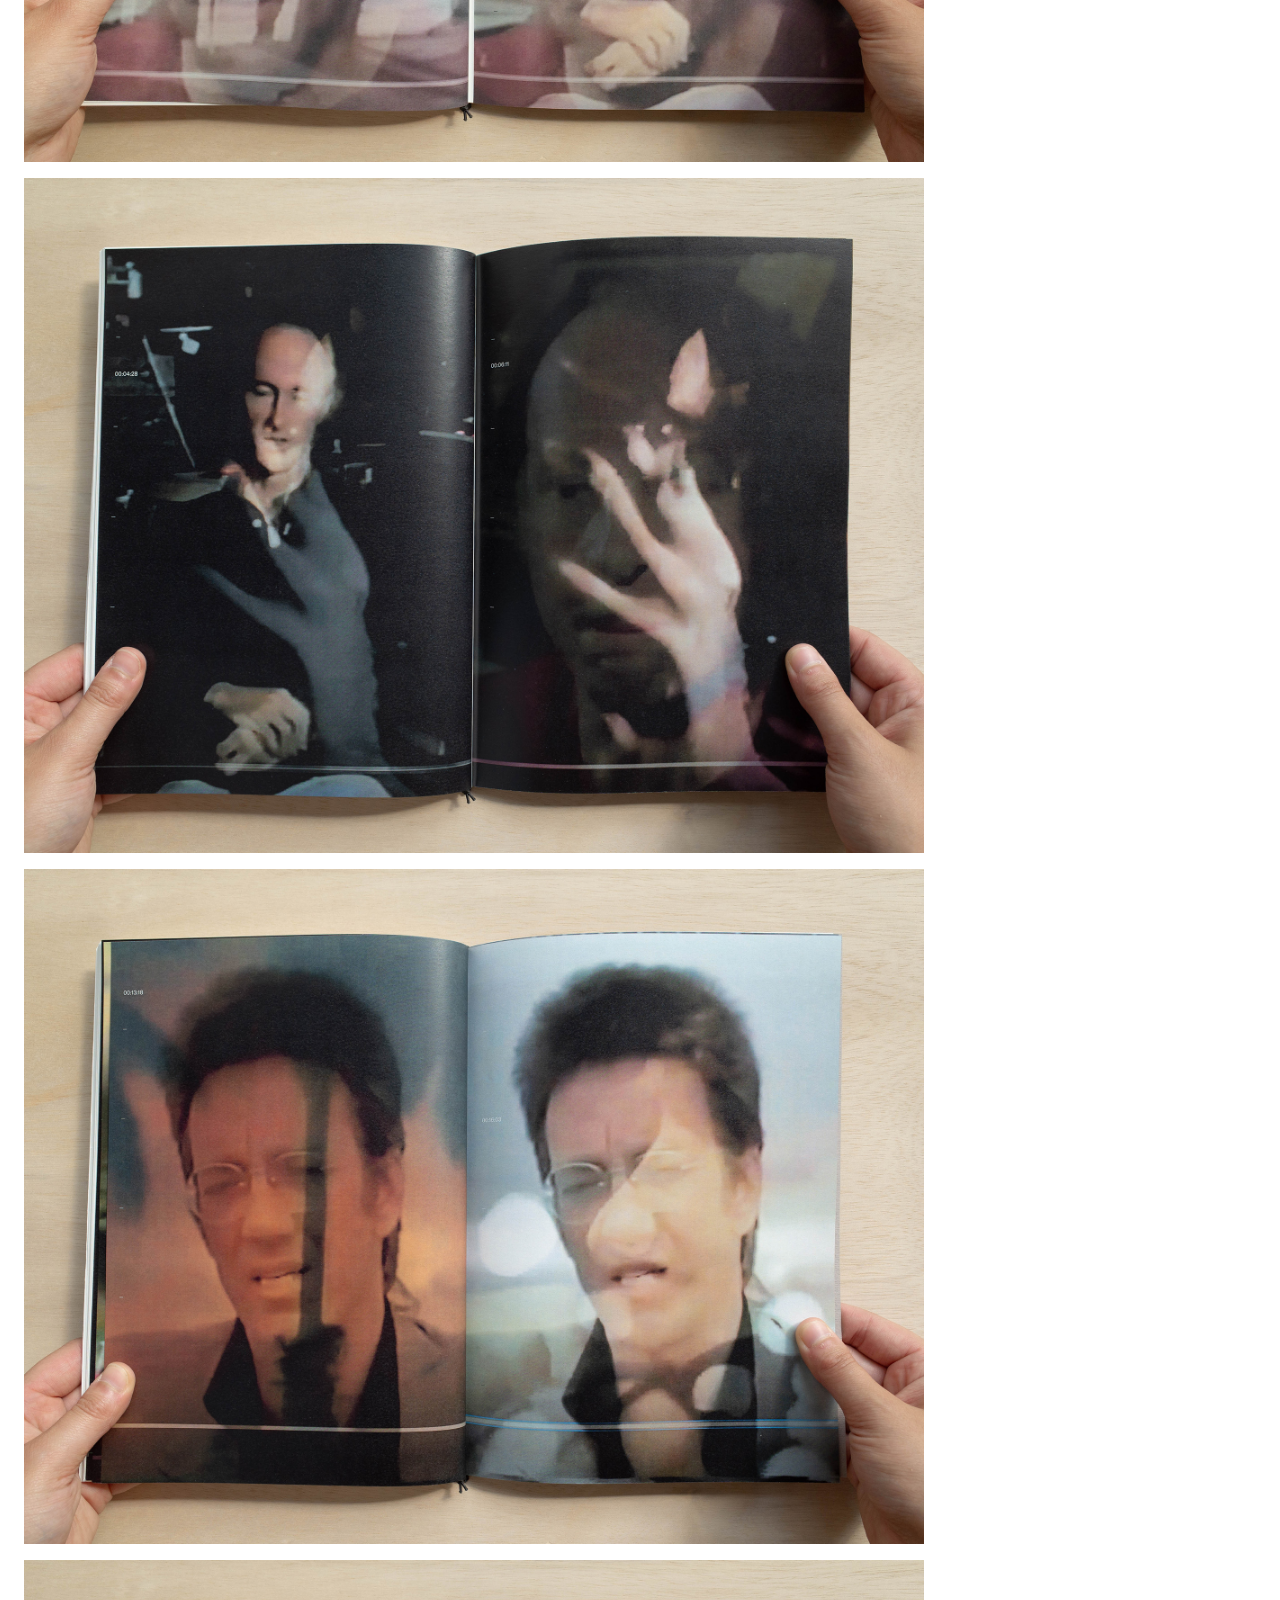
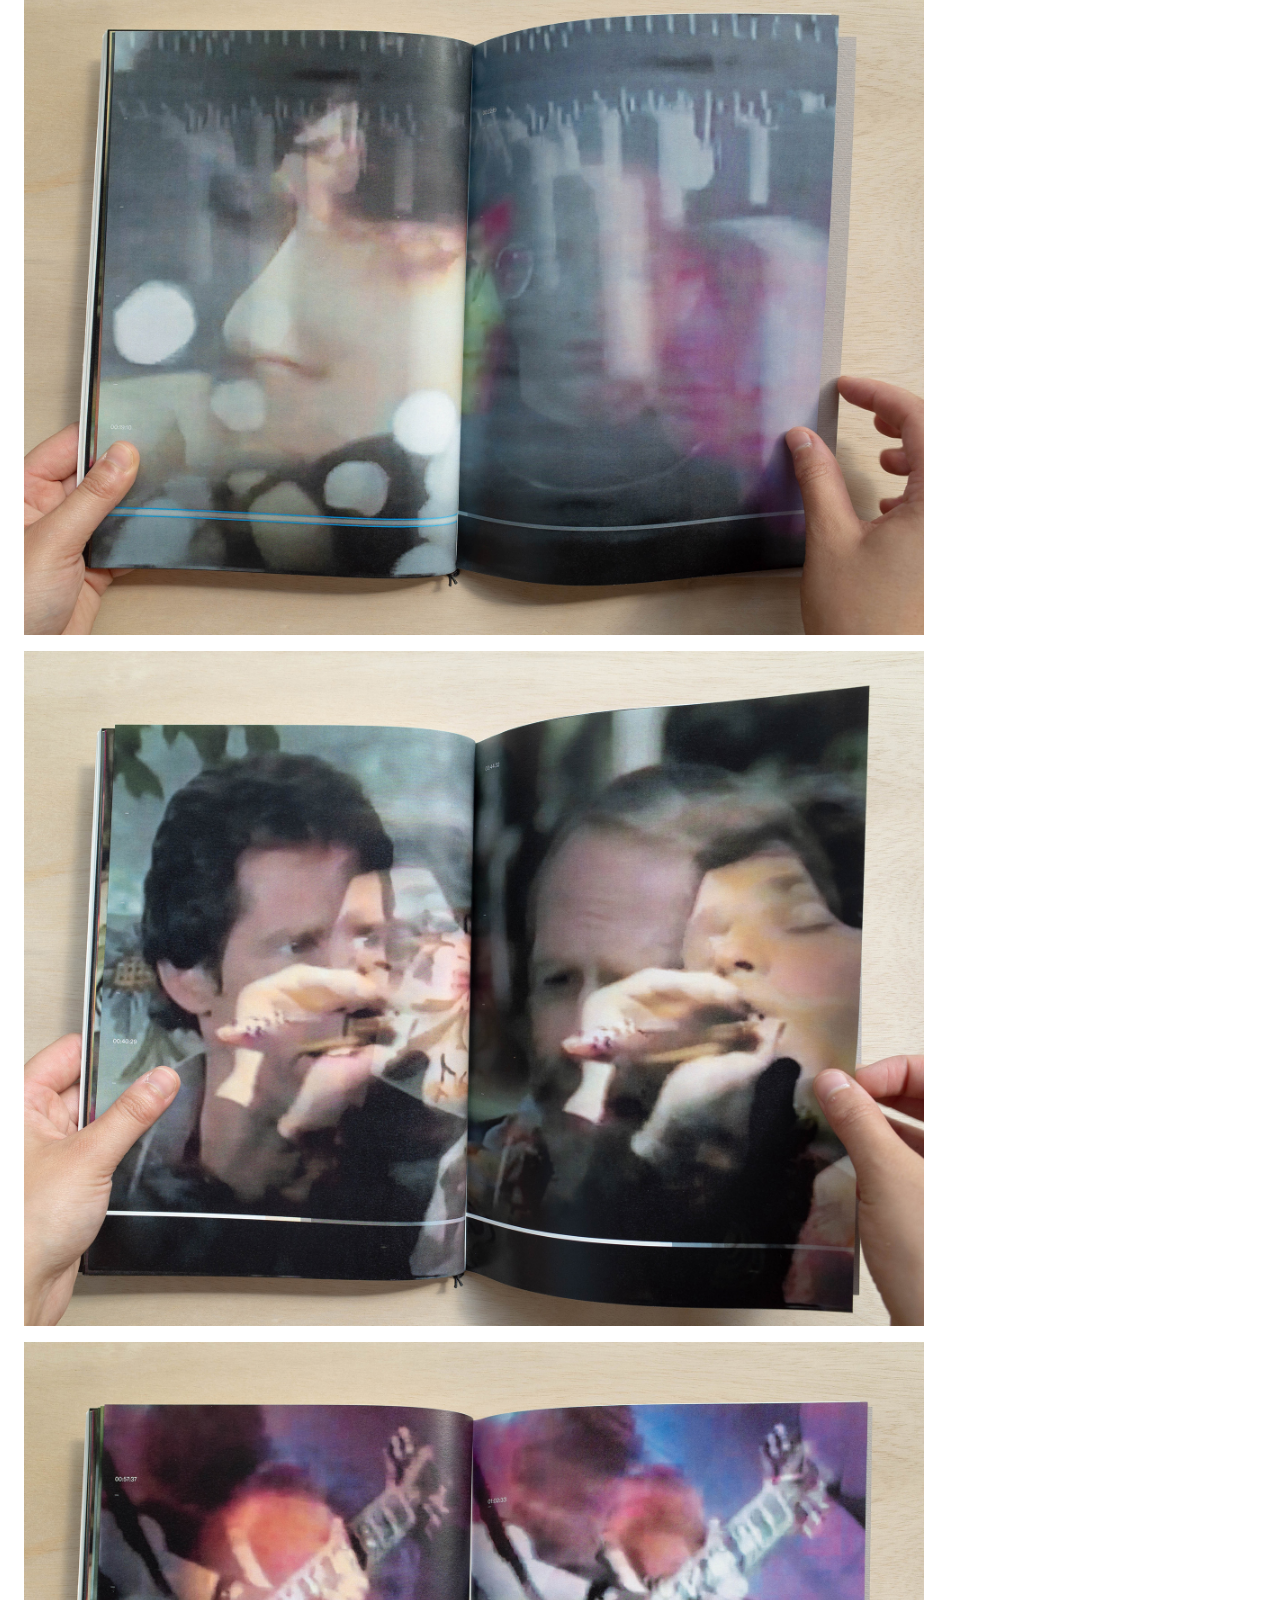
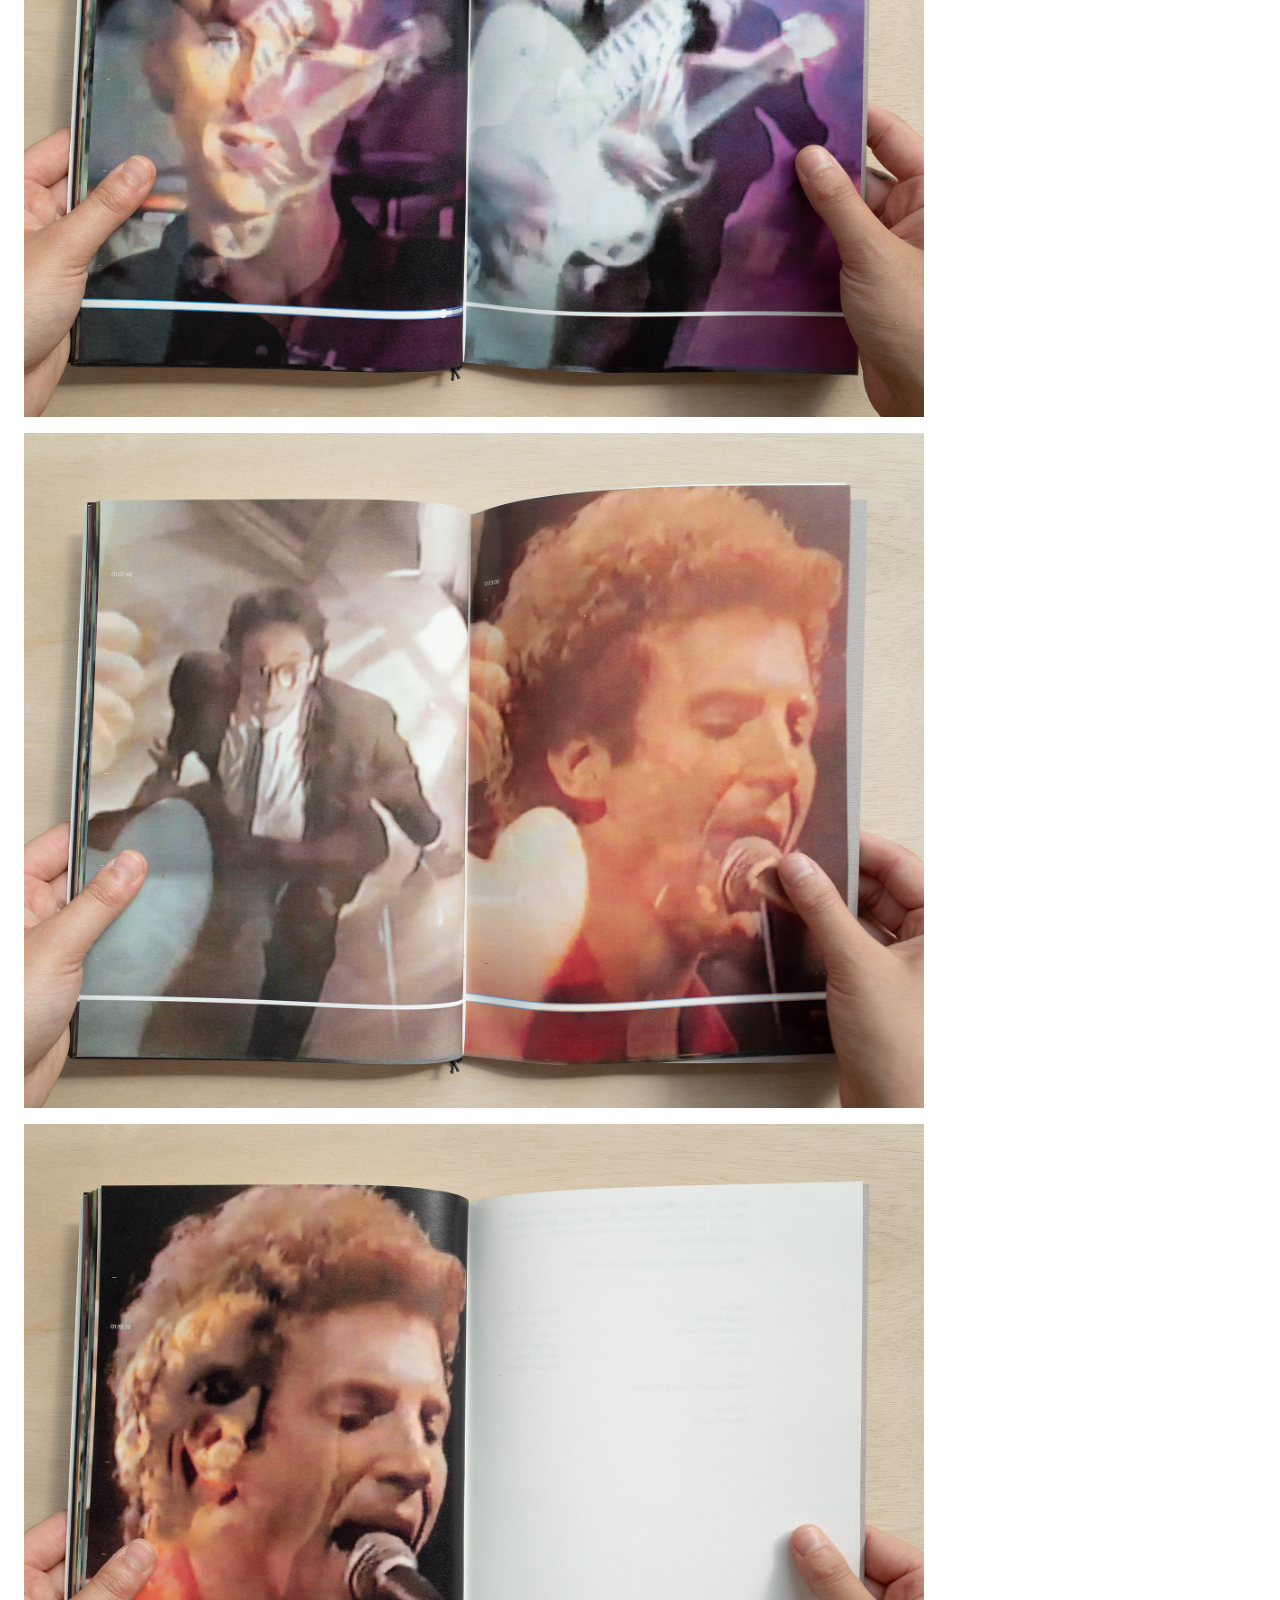
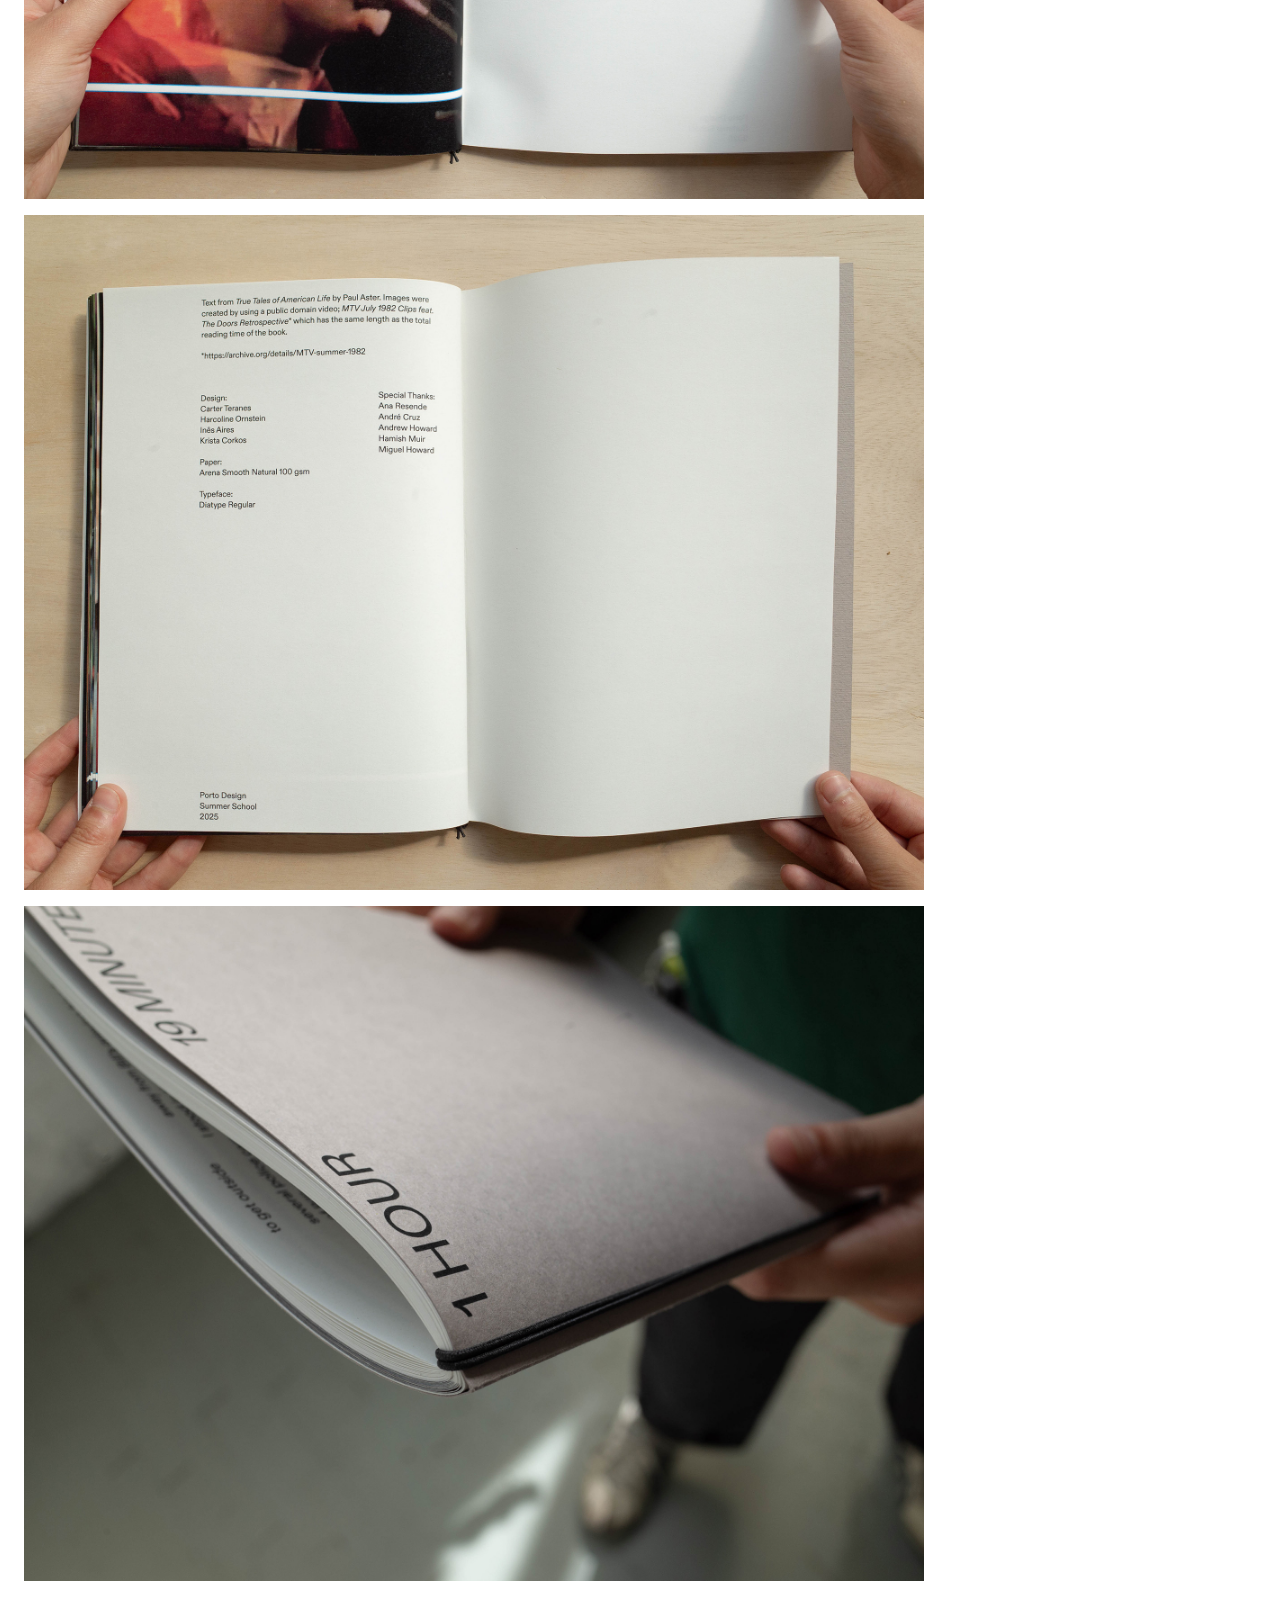
<file: 1hour.html>
<!DOCTYPE html>
<html lang="en">
<head>
    <meta charset="UTF-8">
    <meta name="viewport" content="width=device-width, initial-scale=1.0">
    <title>Carter Teranes</title>
    <link rel="stylesheet" href="styles.css">
    <link rel="icon" type="image/png" href="imgs/favicon.png">
</head>
<body>

    <div class="header">
        <div class="item"><h1><a href="index.html" class="label">Carter Teranes</a></h1></div>
        <div class="item"><p><a href="index.html" class="button">Work</a></p></div>
        <div class="item"><p><a href="about.html" class="button">About</a></p></div>
        <div class="item"><p><a href="contact.html" class="button">Contact</a></p></div>
    </div>

    

    <div class="container">

        <img src="imgs/1hour/A0000787.jpg"><br>
        <img src="imgs/1hour/A0000718.jpg"><br>
        <img src="imgs/1hour/A0000723.jpg"><br>
        <img src="imgs/1hour/A0000777.jpg"><br>
        <img src="imgs/1hour/A0000725.jpg"><br>
        <img src="imgs/1hour/A0000727.jpg"><br>
        <img src="imgs/1hour/A0000730.jpg"><br>
        <img src="imgs/1hour/A0000734.jpg"><br>
        <img src="imgs/1hour/A0000735.jpg"><br>
        <img src="imgs/1hour/A0000737.jpg"><br>
        <img src="imgs/1hour/A0000743.jpg"><br>
        <img src="imgs/1hour/A0000739.jpg"><br>
        <img src="imgs/1hour/A0000746.jpg"><br>
        <img src="imgs/1hour/A0000747.jpg"><br>
        <img src="imgs/1hour/A0000748.jpg"><br>
        <img src="imgs/1hour/A0000749.jpg"><br>
        <img src="imgs/1hour/A0000752.jpg"><br>
        <img src="imgs/1hour/A0000756.jpg"><br>
        <img src="imgs/1hour/A0000758.jpg"><br>
        <img src="imgs/1hour/A0000760.jpg"><br>
        <img src="imgs/1hour/A0000761.jpg"><br>
        <img src="imgs/1hour/A0000763.jpg"><br>
        <img src="imgs/1hour/A0000799.jpg"><br>

        <div class="textblock">

            <h1>1 Hour, 19 Minutes</h1>
            <p>Project completed during Porto Design Summer School using a collection of stories from Paul Aster’s True Tales of American Life arranged by read time. Each page is limited to two hundred words, the average word count an average adult reads in one minute. The resulting publication in theory takes 1 hour and 19 minutes to complete. Accompanying images were created with screenshots from an MTV documentary that correspond to the time it takes to read each of the twenty four stories.</p>

        <div class="columnbox">

        <div class="column">
        <p><strong>Design</strong><br>
        Carter Teranes<br>
        Harcoline Ornstein<br>
        Inês Aires<br>
        Krista Corkos</p>

        <p><strong>Paper</strong><br>
        Arena Smooth Natural 100gsm</p>
        </div>

        <div class="column">
        <p><strong>Typeface</strong><br>
        Diatype</p>

        <p><strong>Year</strong><br>
        2025</p>
        </div>

        </div>

        </div>

    </div>

</body>
</html>
</file>
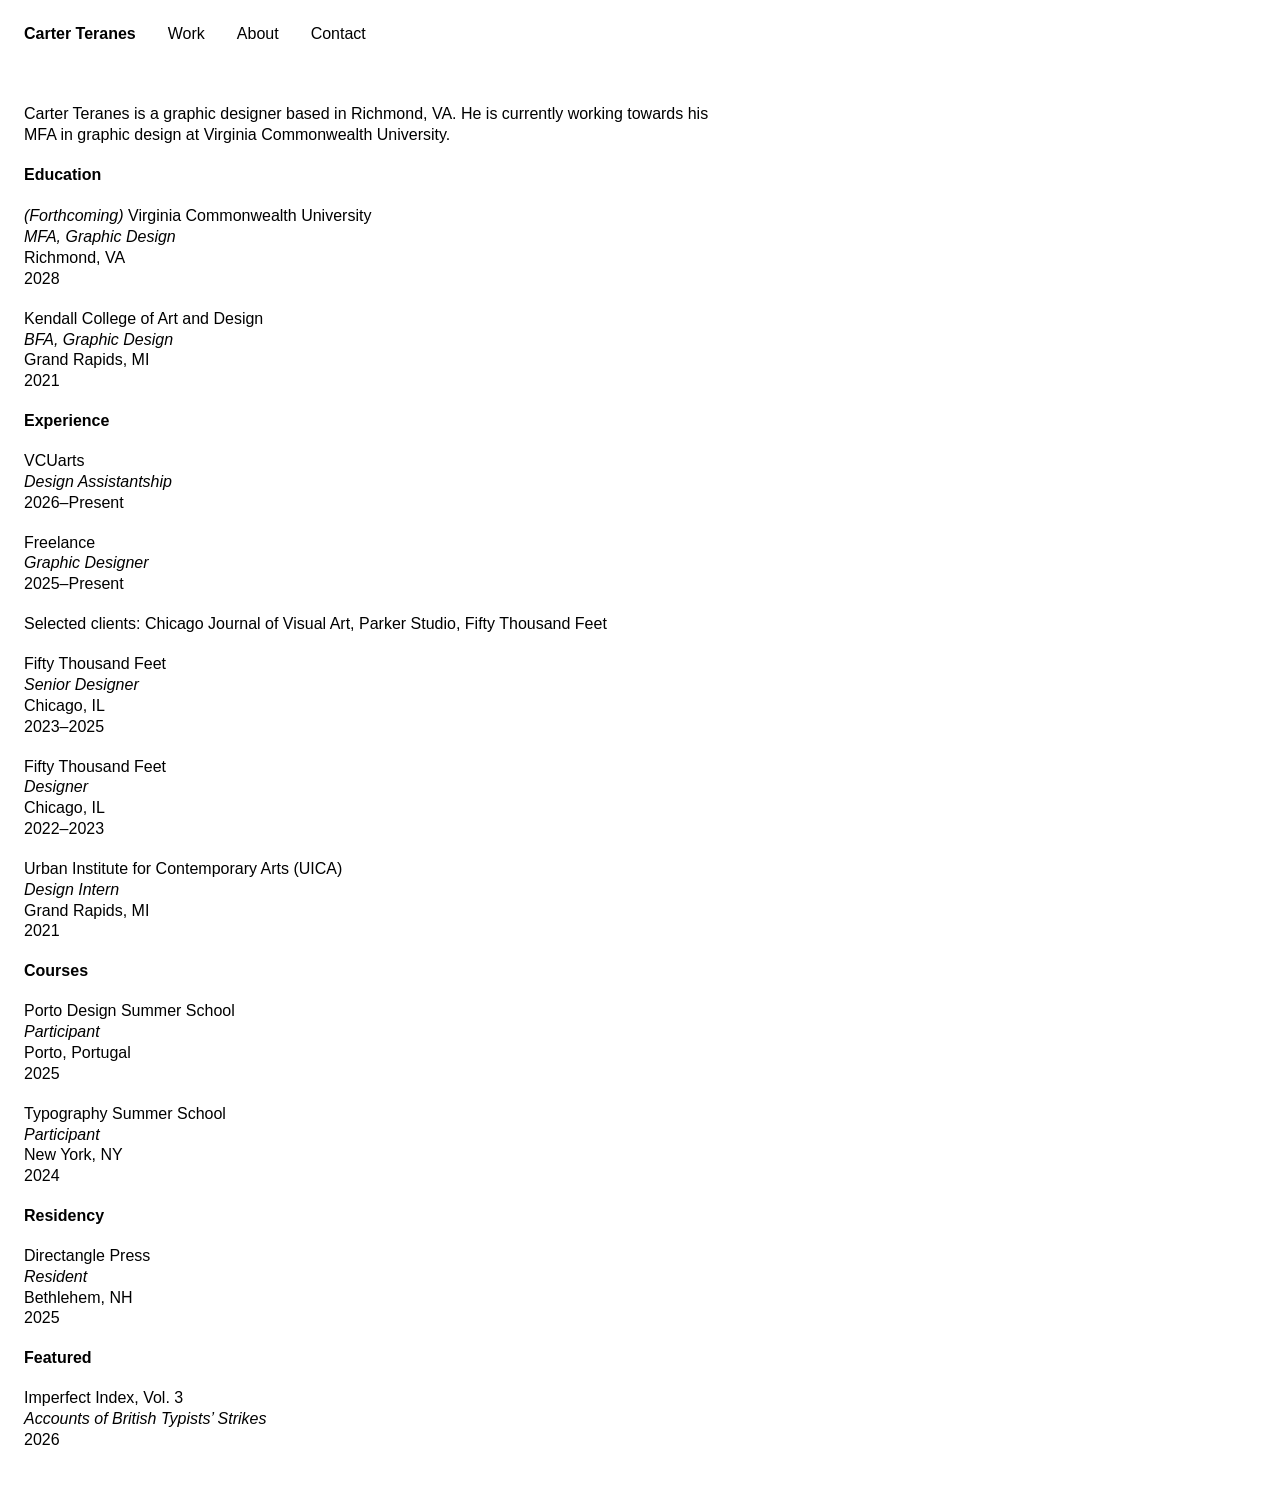
<file: about.html>
<!DOCTYPE html>
<html lang="en">
<head>
    <meta charset="UTF-8">
    <meta name="viewport" content="width=device-width, initial-scale=1.0">
    <title>Carter Teranes</title>
    <link rel="stylesheet" href="styles.css">
    <link rel="icon" type="image/png" href="imgs/favicon.png">
</head>
<body>

    <div class="header">
        <div class="item"><h1><a href="index.html" class="label">Carter Teranes</a></h1></div>
        <div class="item"><p><a href="index.html" class="button">Work</a></p></div>
        <div class="item"><p><a href="about.html" class="button">About</a></p></div>
        <div class="item"><p><a href="contact.html" class="button">Contact</a></p></div>
    </div>

    <div class="container">
        <div class="textblock">
            <p>Carter Teranes is a graphic designer based in Richmond, VA. He is currently working towards his MFA in graphic design at Virginia Commonwealth University.</p>

            <p><strong>Education</strong><br><br>
            <em>(Forthcoming)</em> Virginia Commonwealth University<br>
            <em>MFA, Graphic Design</em><br>
            Richmond, VA<br>
            2028</p>

            <p>Kendall College of Art and Design<br>
            <em>BFA, Graphic Design</em><br>
            Grand Rapids, MI<br>
            2021<br></p>

            <p><strong>Experience</strong></p>

            <p>VCUarts<br>
            <em>Design Assistantship</em><br>
            2026–Present</p>

            <p>Freelance<br>
            <em>Graphic Designer</em><br>
            2025–Present</p>
            <p>Selected clients: Chicago Journal of Visual Art, Parker Studio, Fifty Thousand Feet</p>

            <p>Fifty Thousand Feet<br>
            <em>Senior Designer</em><br>
            Chicago, IL<br>
            2023–2025</p>

            <p>Fifty Thousand Feet<br>
            <em>Designer</em><br>
            Chicago, IL<br>
            2022–2023</p>

            <p>Urban Institute for Contemporary Arts (UICA)<br>
            <em>Design Intern</em><br>
            Grand Rapids, MI<br>
            2021</p>

            <p><strong>Courses</strong></p>

            <p>Porto Design Summer School<br>
            <em>Participant</em><br>
            Porto, Portugal<br>
            2025</p>

            <p>Typography Summer School<br>
            <em>Participant</em><br>
            New York, NY<br>
            2024</p>

            <p><strong>Residency</strong></p>

            <p>Directangle Press<br>
            <em>Resident</em><br>
            Bethlehem, NH<br>
            2025</p>

            <p><strong>Featured</strong></p>

            <p>Imperfect Index, Vol. 3<br>
            <em>Accounts of British Typists’ Strikes</em><br>
            2026</p>

        </div>
    </div>

</body>
</html>
</file>
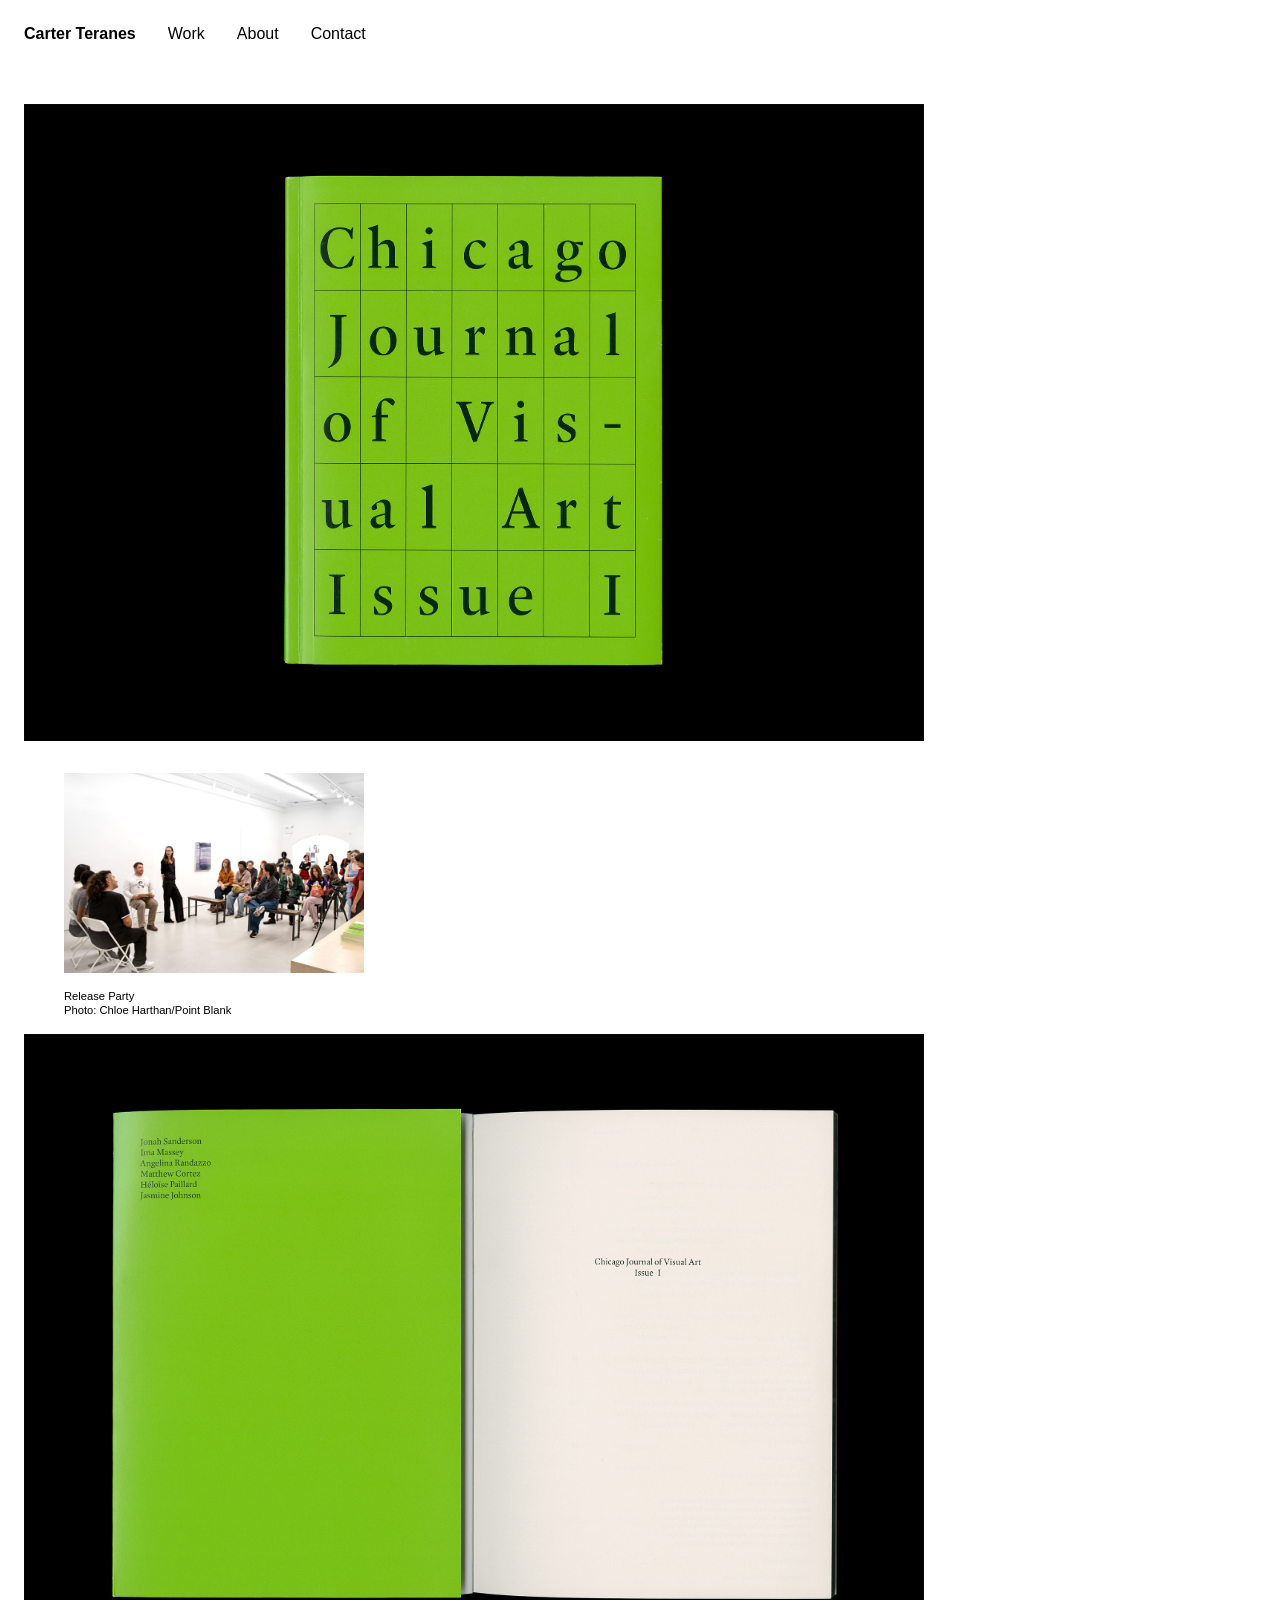
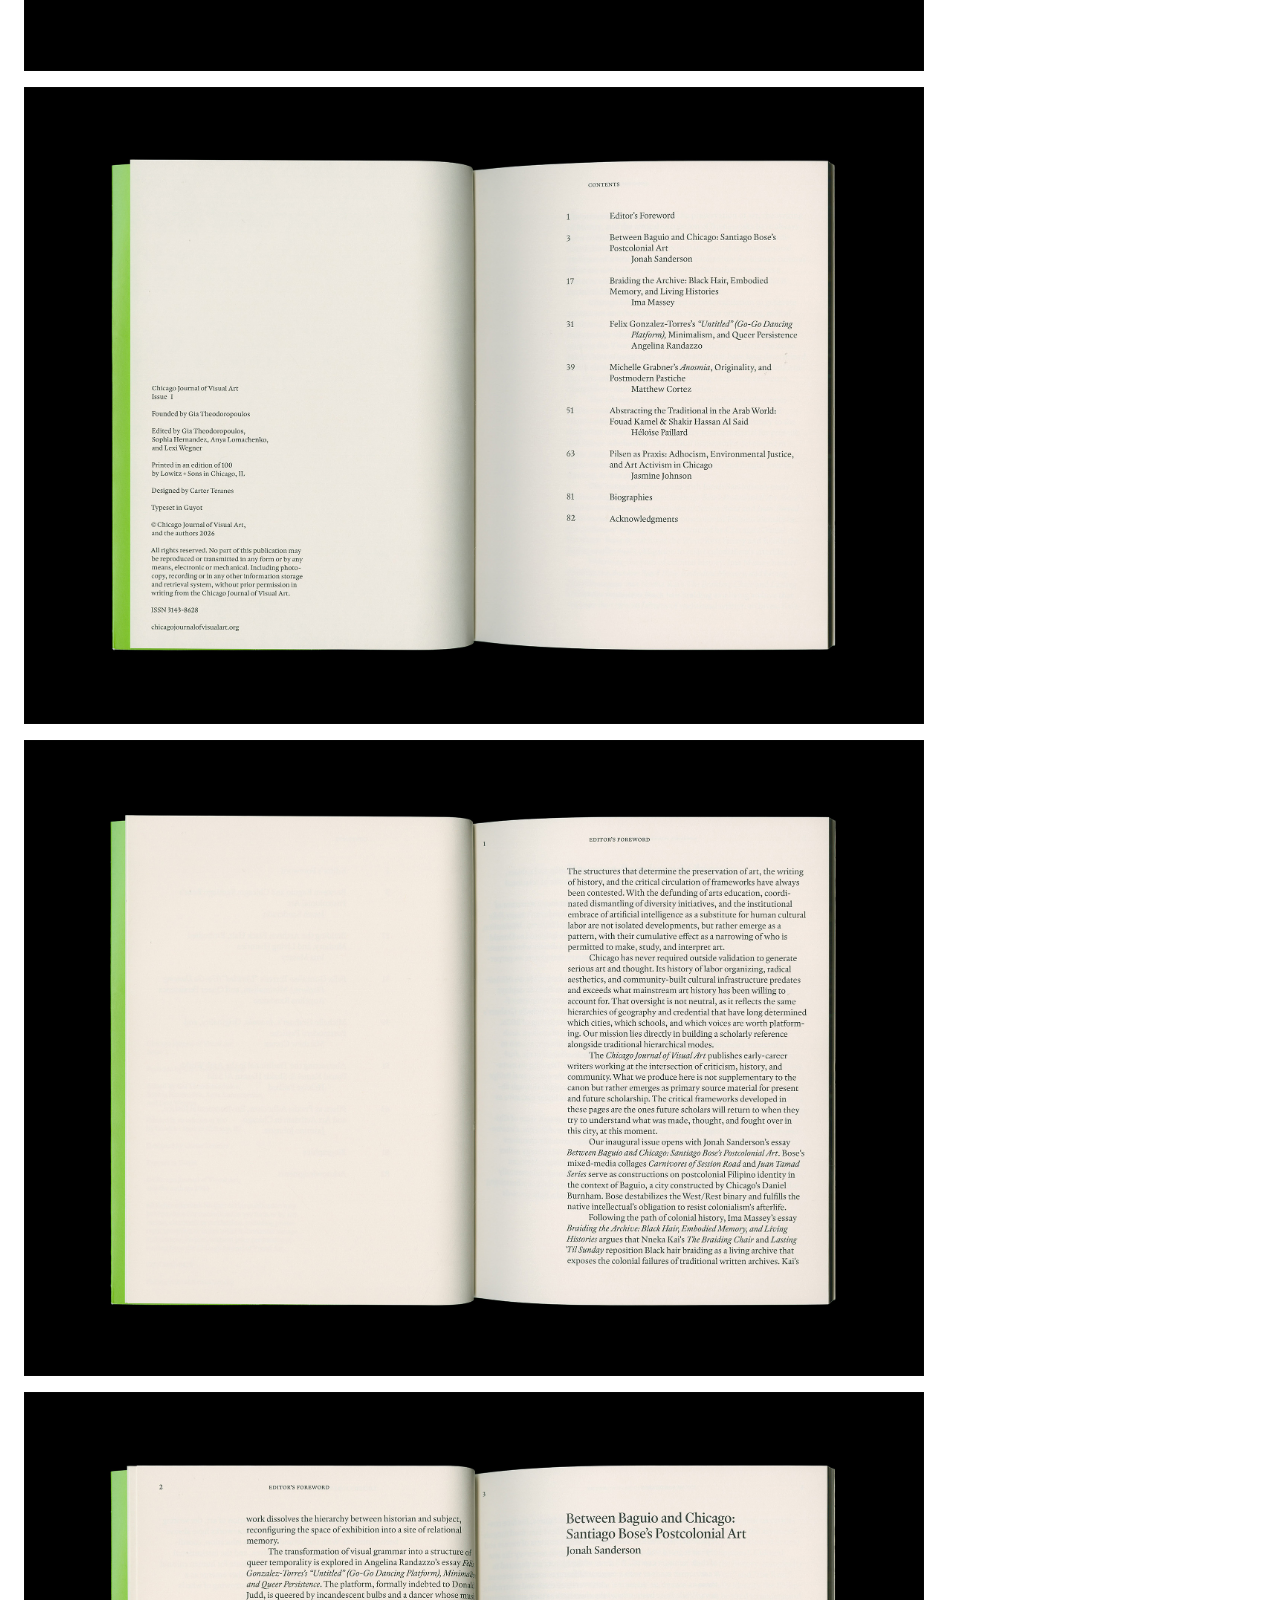
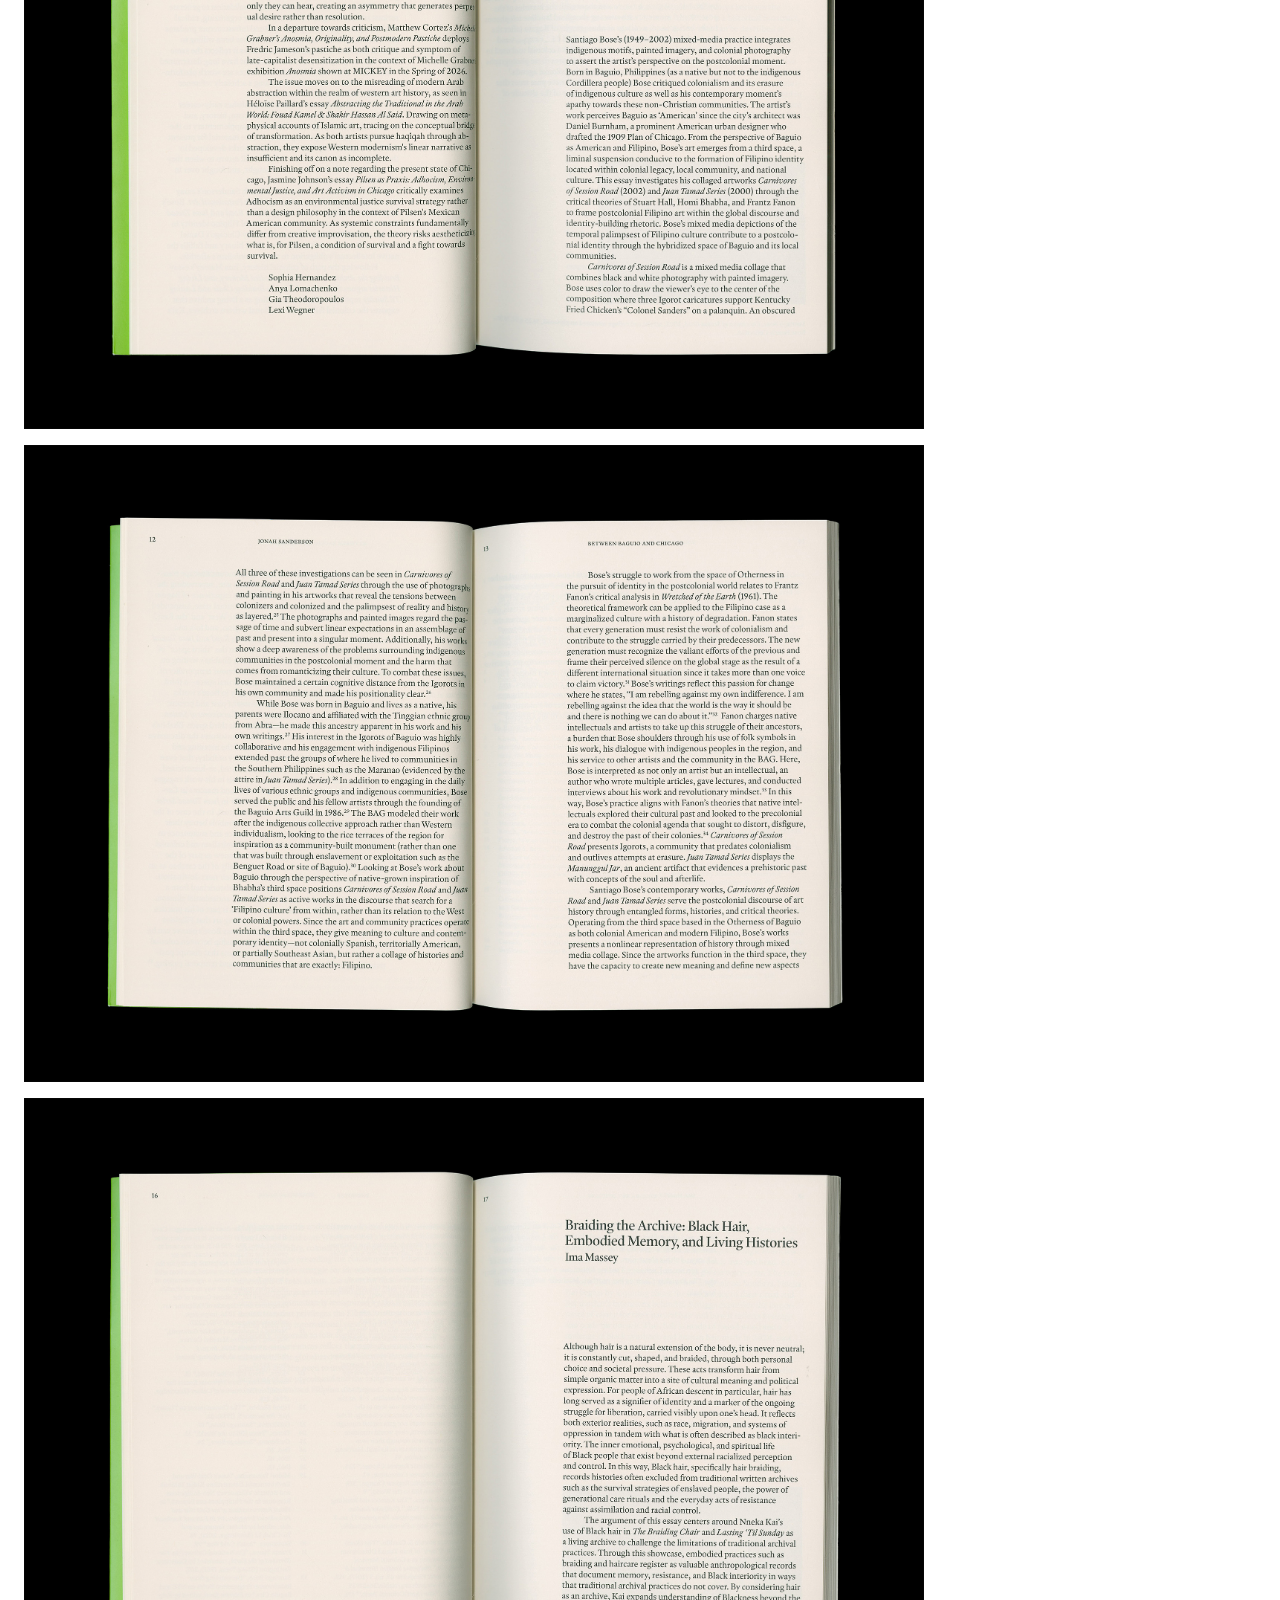
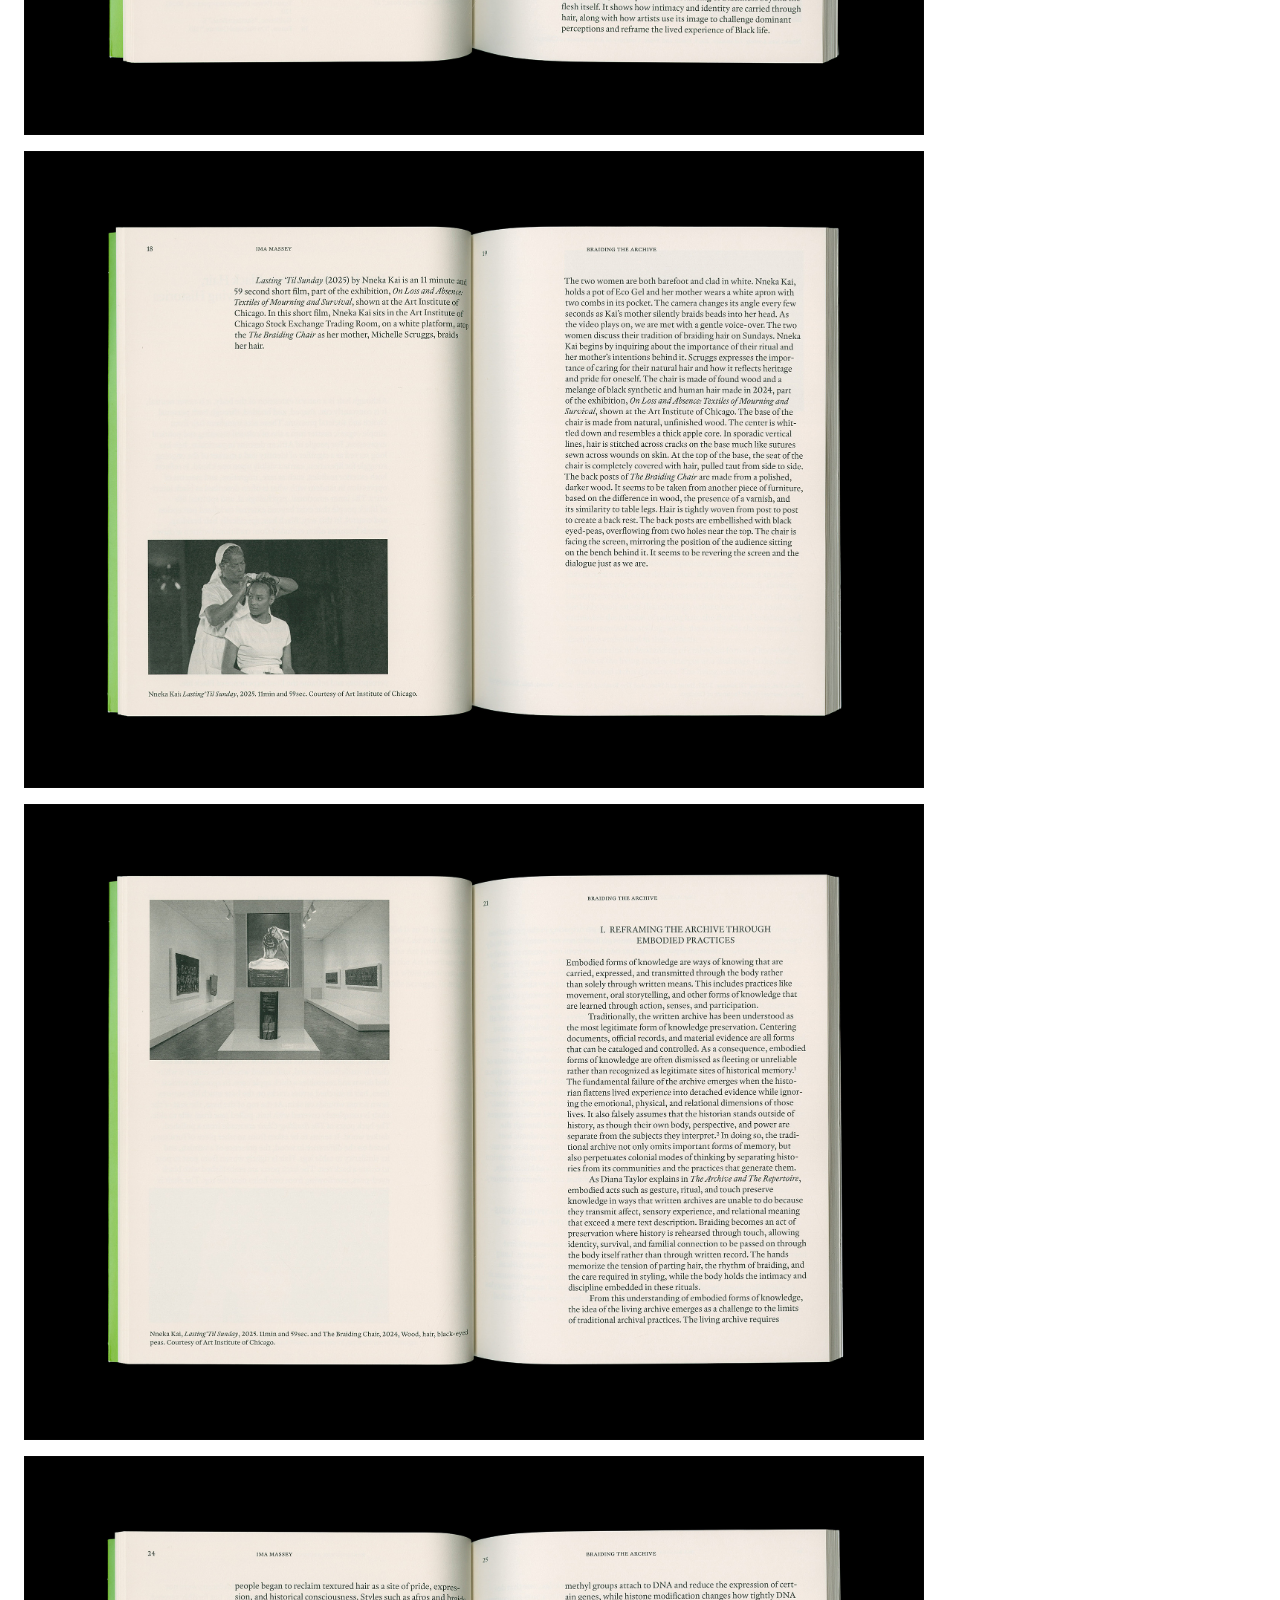
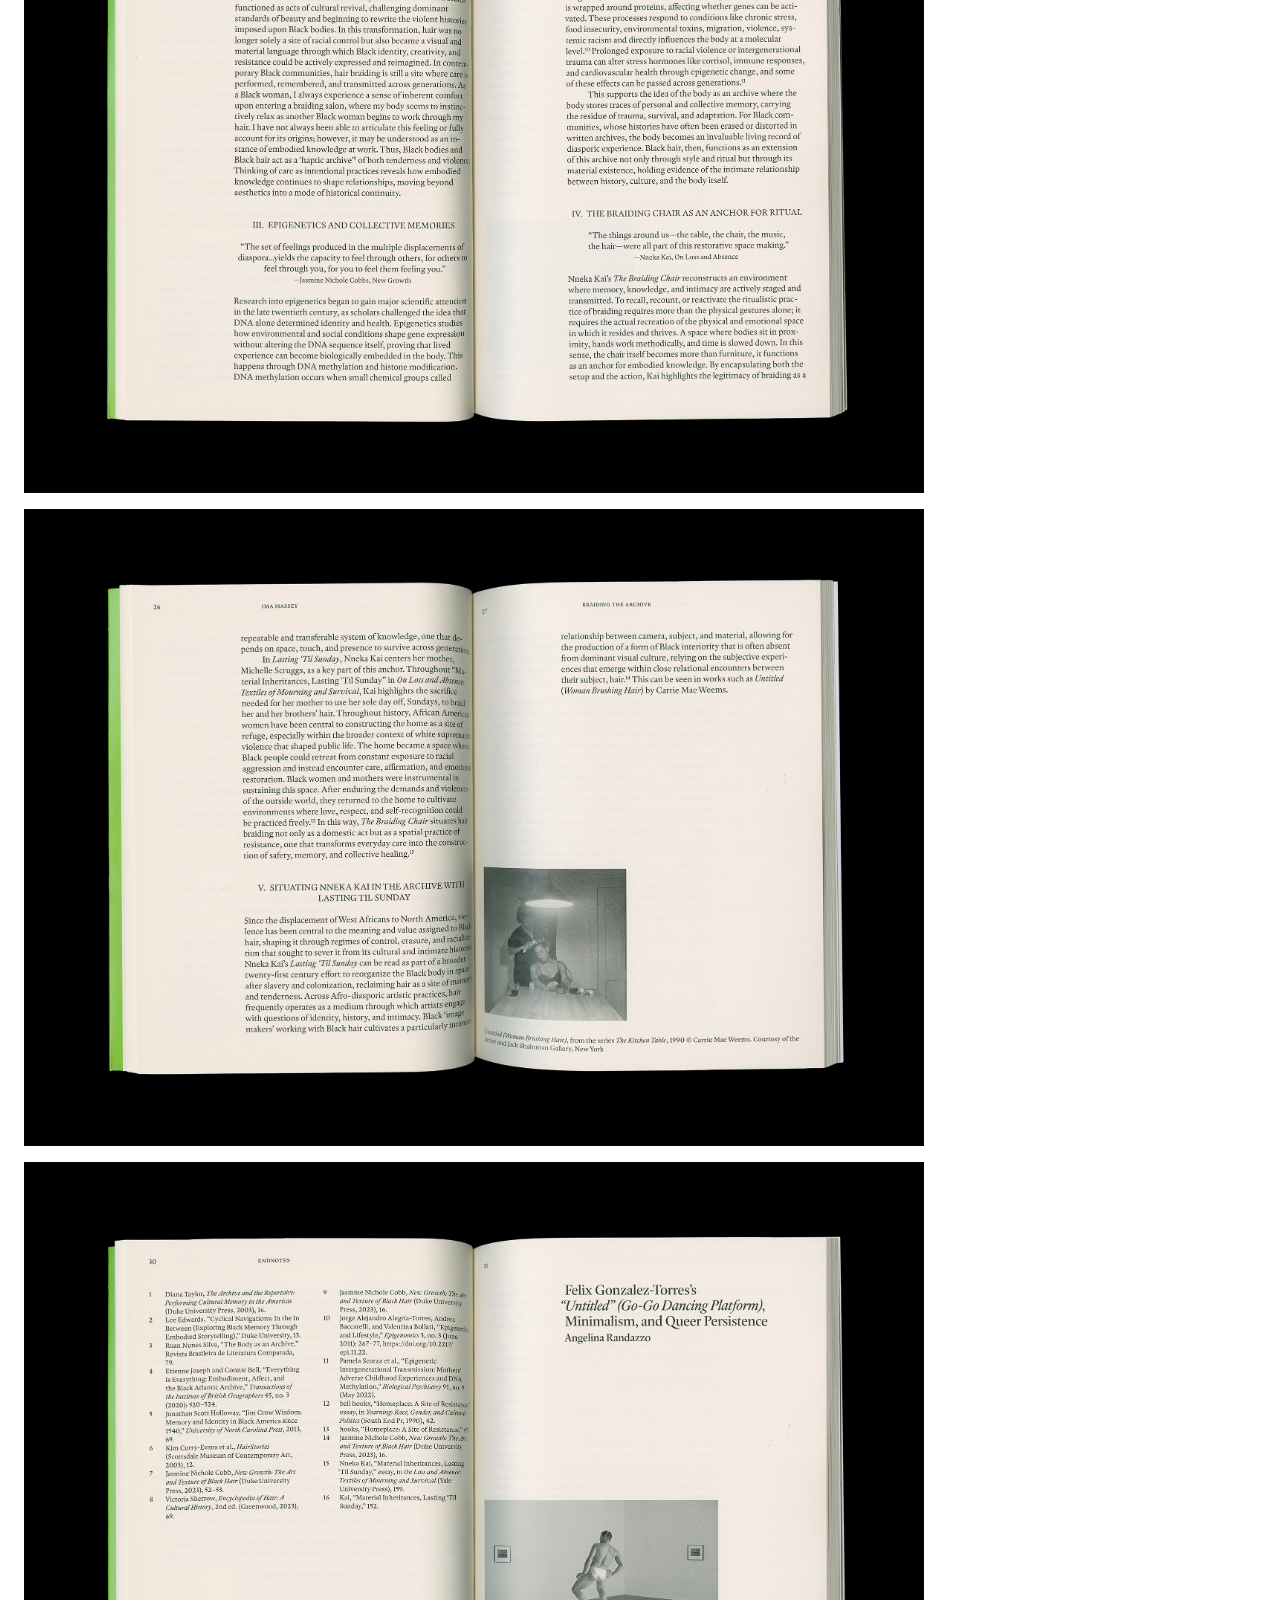
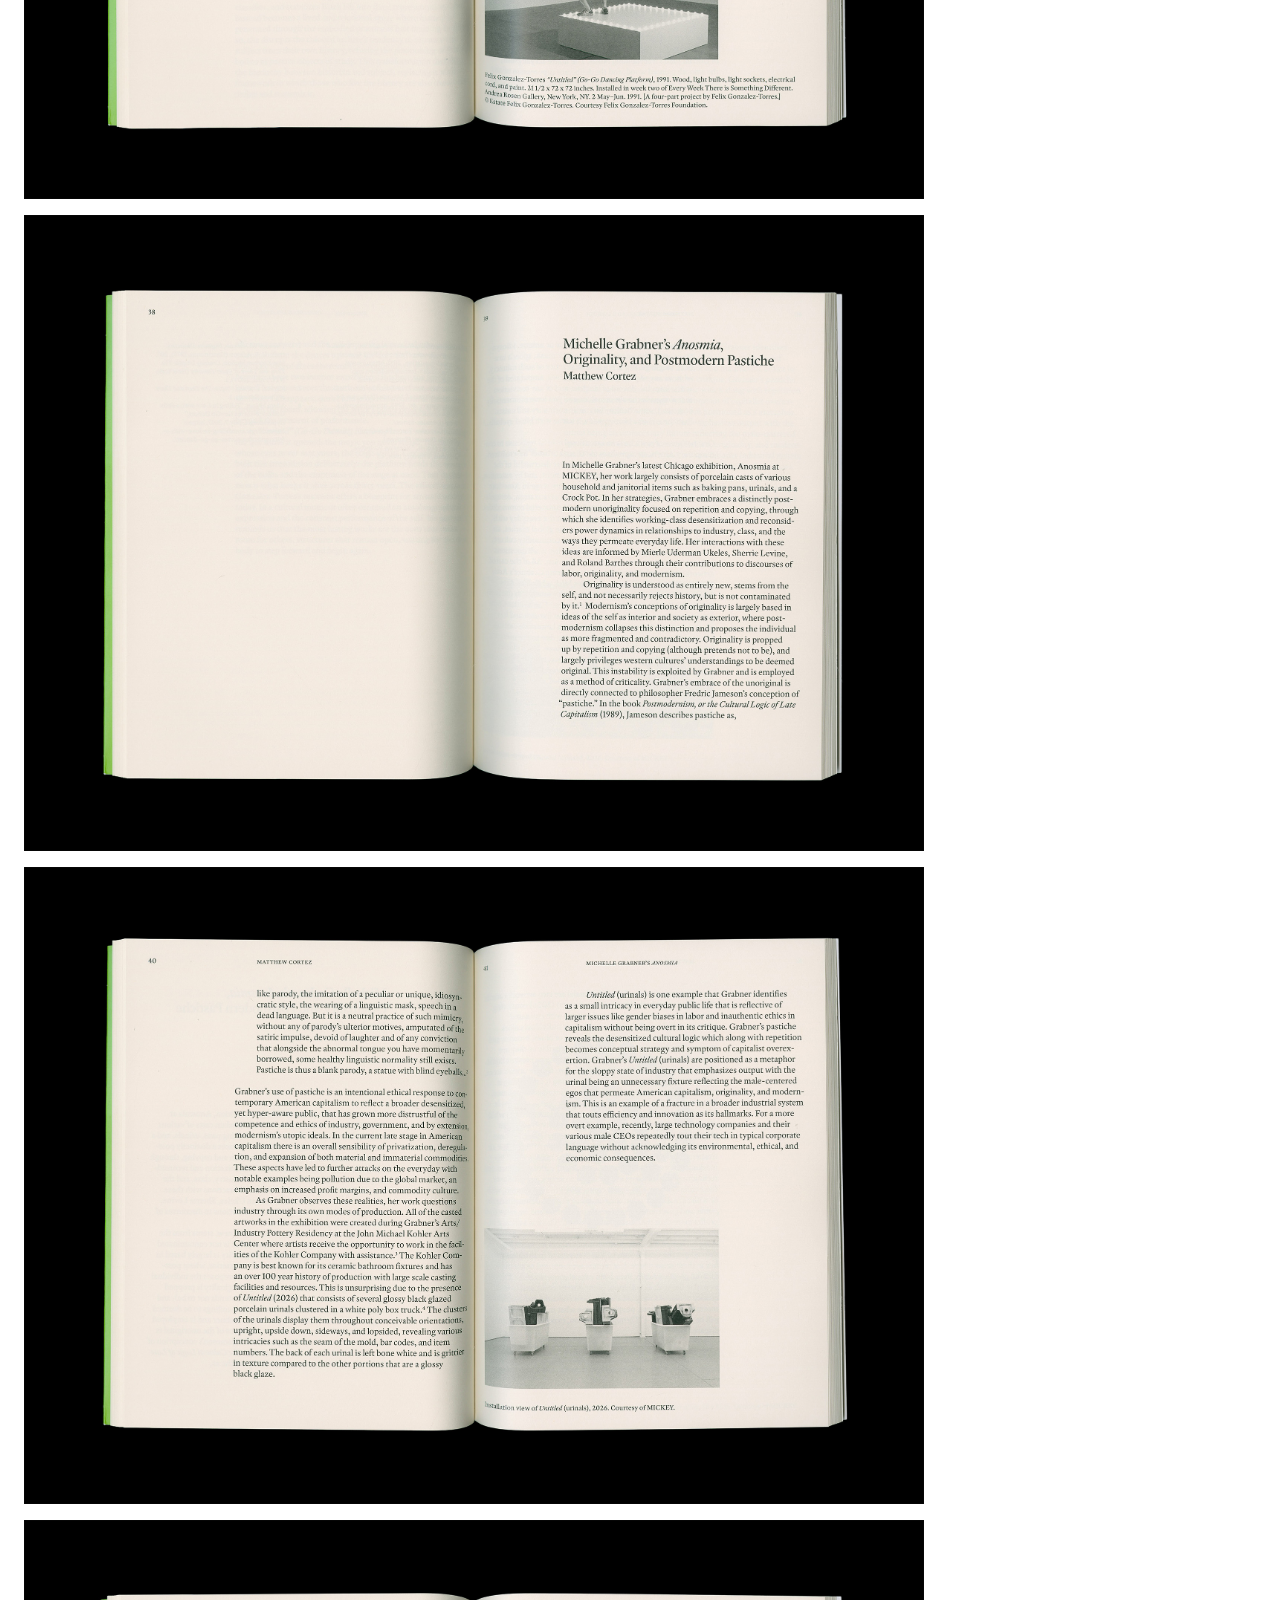
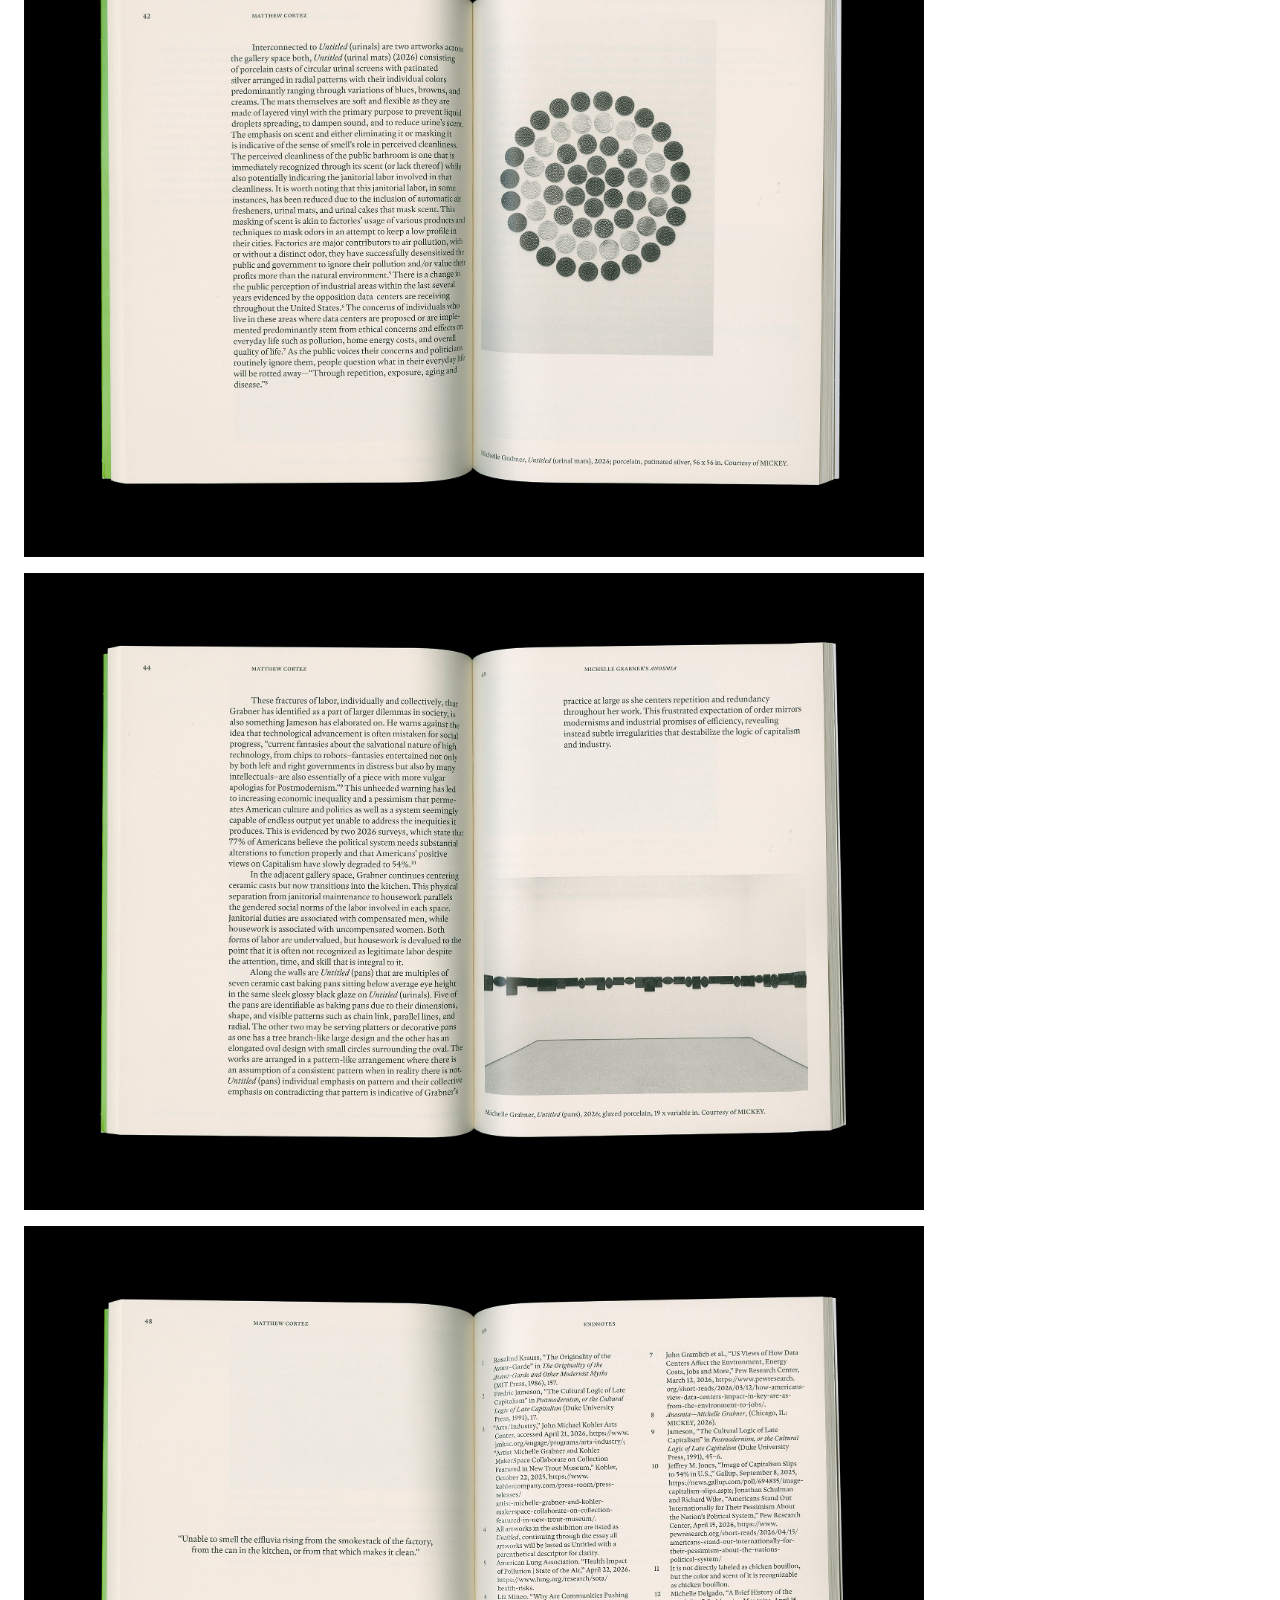
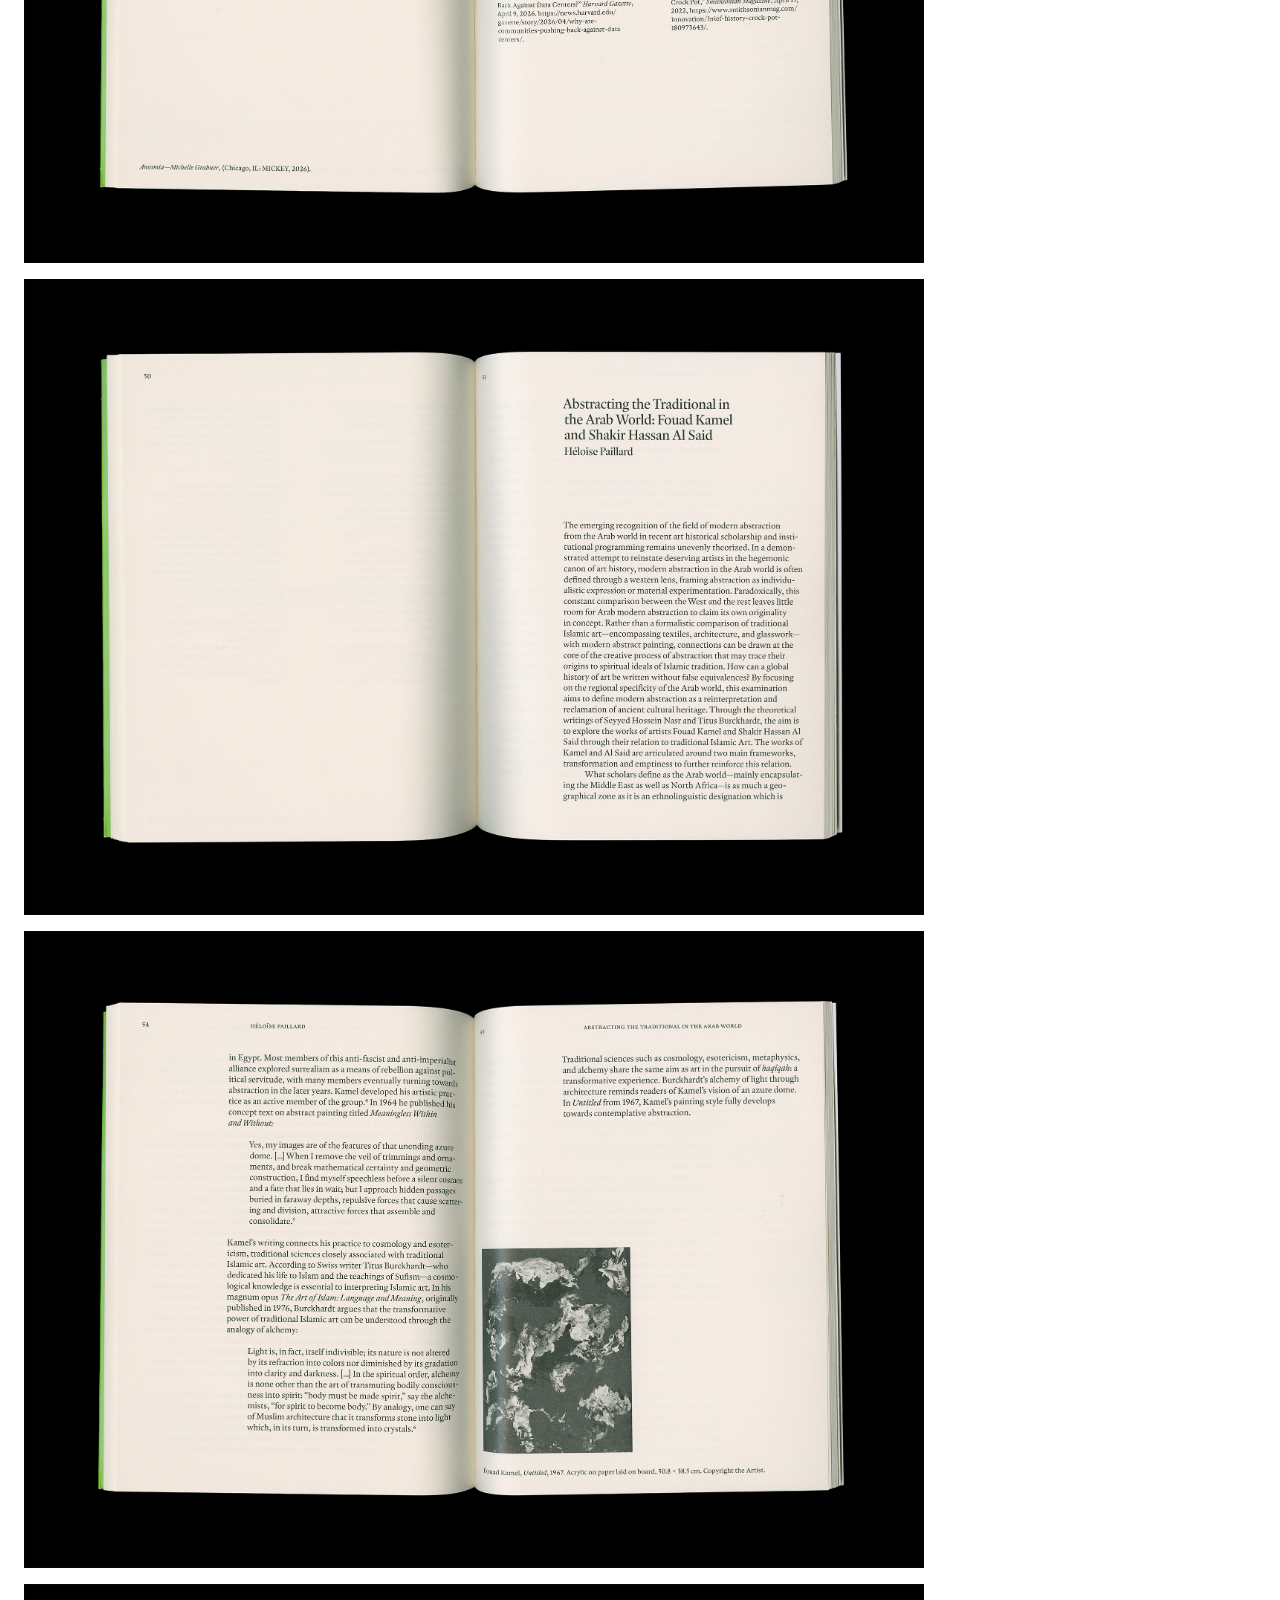
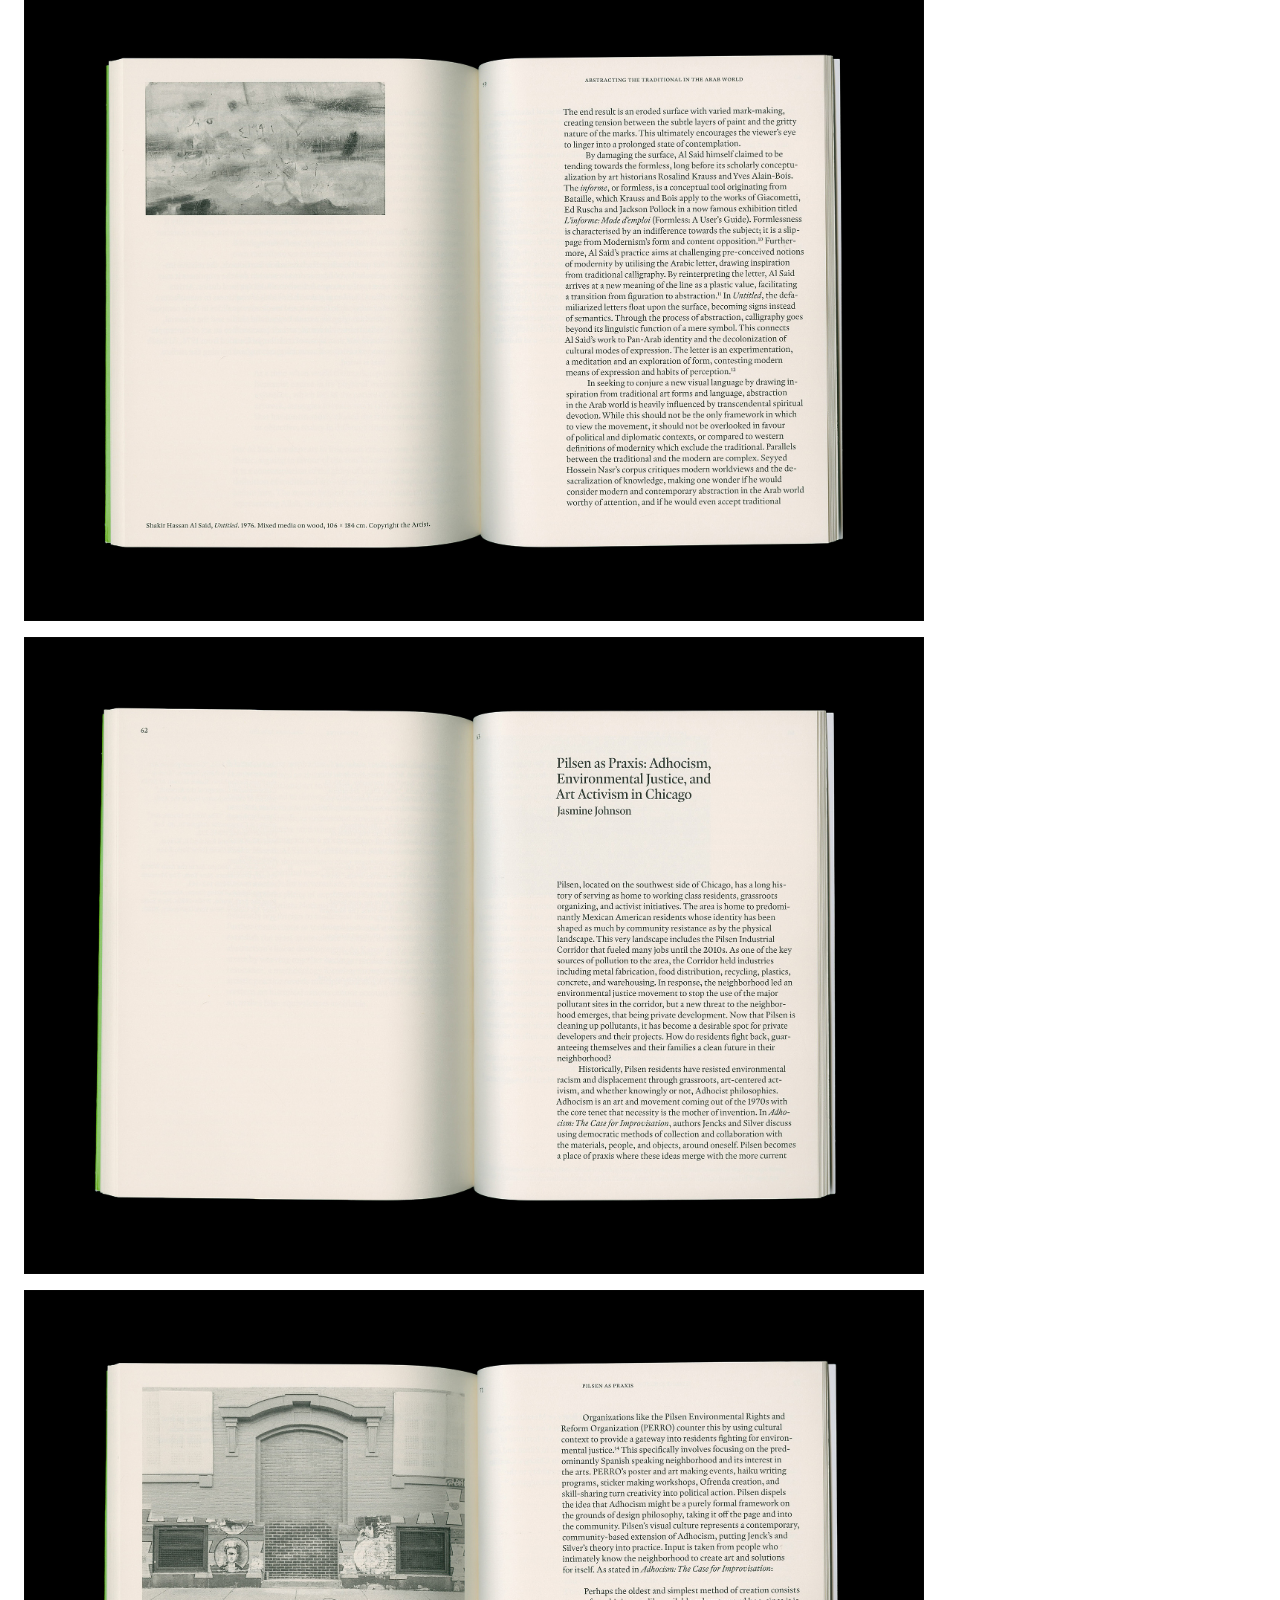
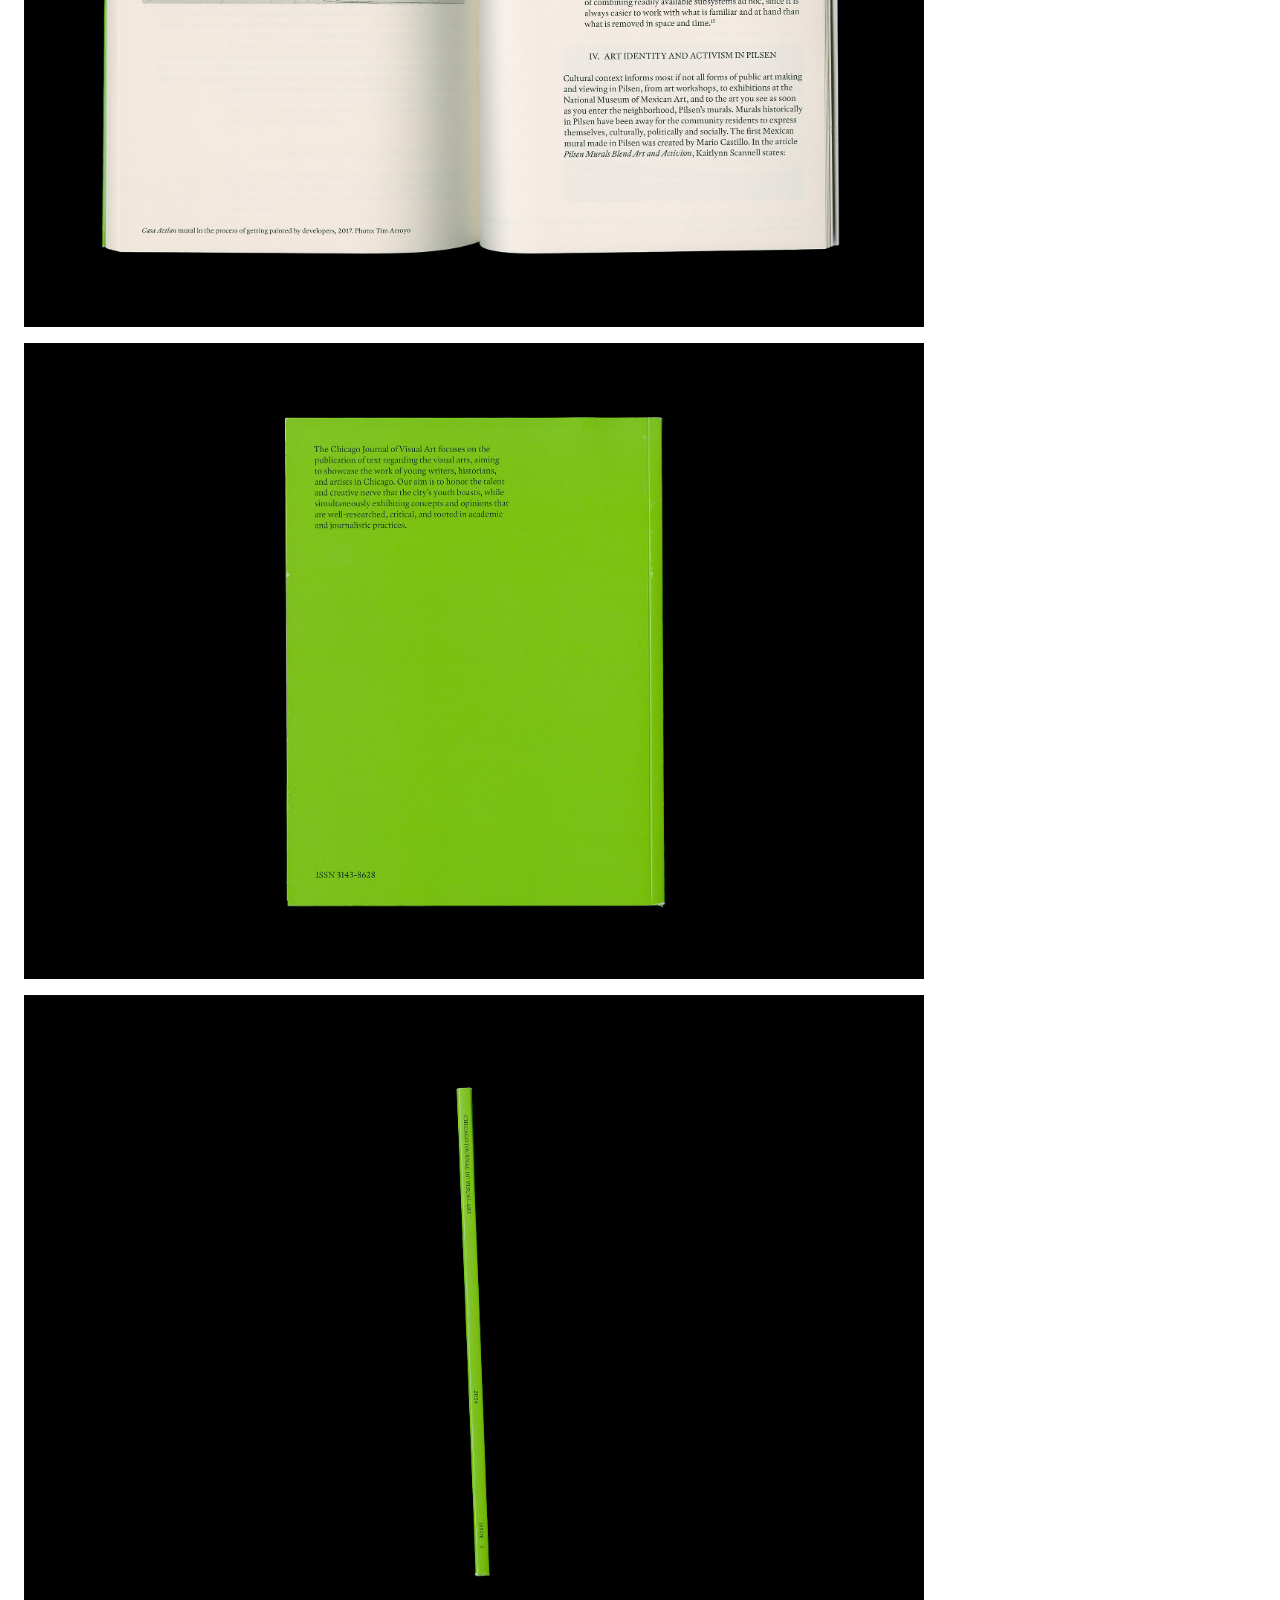
<file: chicago-journal.html>
<!DOCTYPE html>
<html lang="en">
<head>
    <meta charset="UTF-8">
    <meta name="viewport" content="width=device-width, initial-scale=1.0">
    <title>Carter Teranes</title>
    <link rel="stylesheet" href="styles.css">
    <link rel="icon" type="image/png" href="imgs/favicon.png">
</head>
<body>

    <div class="header">
        <div class="item"><h1><a href="index.html" class="label">Carter Teranes</a></h1></div>
        <div class="item"><p><a href="index.html" class="button">Work</a></p></div>
        <div class="item"><p><a href="about.html" class="button">About</a></p></div>
        <div class="item"><p><a href="contact.html" class="button">Contact</a></p></div>
    </div>

    <div class="container">

        <img src="imgs/chicago-journal/01-img20261008_15300018.jpg">
            <figure>
                <img src="imgs/chicago-journal/1.jpg"><br>
                <figcaption>Release Party<br>Photo: Chloe Harthan/Point Blank</figcaption>
            </figure>
        <img src="imgs/chicago-journal/02-img20261008_15321242.jpg"><br>
        <img src="imgs/chicago-journal/03-img20261008_15332357.jpg"><br>
        <img src="imgs/chicago-journal/04-img20261008_15343456.jpg"><br>
        <img src="imgs/chicago-journal/05-img20261008_15352549.jpg"><br>
        <img src="imgs/chicago-journal/06-img20261008_16042595.jpg"><br>
        <img src="imgs/chicago-journal/07-img20261008_15590508.jpg"><br>
        <img src="imgs/chicago-journal/08-img20261008_15531989.jpg"><br>
        <img src="imgs/chicago-journal/09-img20261008_15384177.jpg"><br>
        <img src="imgs/chicago-journal/10-img20261008_15520818.jpg"><br>
        <img src="imgs/chicago-journal/11-img20261008_16003490.jpg"><br>
        <img src="imgs/chicago-journal/12-img20261008_15511929.jpg"><br>
        <img src="imgs/chicago-journal/13-img20261008_16014027.jpg"><br>
        <img src="imgs/chicago-journal/14-img20261008_15420864.jpg"><br>
        <img src="imgs/chicago-journal/15-img20261008_17063447.jpg"><br>
        <img src="imgs/chicago-journal/16-img20261008_15434832.jpg"><br>
        <img src="imgs/chicago-journal/18-img20261008_15442855.jpg"><br>
        <img src="imgs/chicago-journal/19-img20261008_16022517.jpg"><br>
        <img src="imgs/chicago-journal/20-img20261008_15471595.jpg"><br>
        <img src="imgs/chicago-journal/21-img20261008_16091618.jpg"><br>
        <img src="imgs/chicago-journal/22-img20261008_16062482.jpg"><br>
        <img src="imgs/chicago-journal/24-img20261008_15492944.jpg"><br>
        <img src="imgs/chicago-journal/25-img20261008_15305974.jpg"><br>
        <img src="imgs/chicago-journal/26-img20261008_15312765.jpg"><br>

        <div class="textblock">

            <h1>Chicago Journal of Visual Art: Issue I</h1>
            <p>Design for the inaugural issue which collects six essays from Chicago based researchers and artists.</p>

            <blockquote>
                
            <p>The Chicago Journal of Visual Art focuses on the publication of text regarding the visual arts, aiming to showcase the work of young writers, historians, and artists in Chicago. Our aim is to honor the talent and creative nerve that the city's youth boasts, while simultaneously exhibiting concepts and opinions that are well-researched, critical, and rooted in academic and journalistic practices.</p>
            
            <p><a href="https://chicagojournalofvisualart.org">–chicagojournalofvisual.org</a></p>

            </blockquote>

        <p>The issue was released at Point Blank alongside a symposium with the authors hosted by Jake Leech.</p>

        <div class="columnbox">

        <div class="column">
        <p><strong>Founder & Editor-in-Chief</strong><br>
        Gia Theodoropoulou</p>

        <p><strong>Editors</strong><br>
        Sophia Hernandez<br>
        Anya Lomachenko<br>
        Lexi Wegner</p>

        <p><strong>Typeface</strong><br>
        Guyot</p>
        </div>

        <div class="column">
        <p><strong>Edition</strong><br>
        100</p>

        <p><strong>Printer</strong><br>
        Lowitz + Sons</p>

        <p><strong>Year</strong><br>
        2026</p>
        </div>

        </div>

        </div>

    </div>

</body>
</html>
</file>
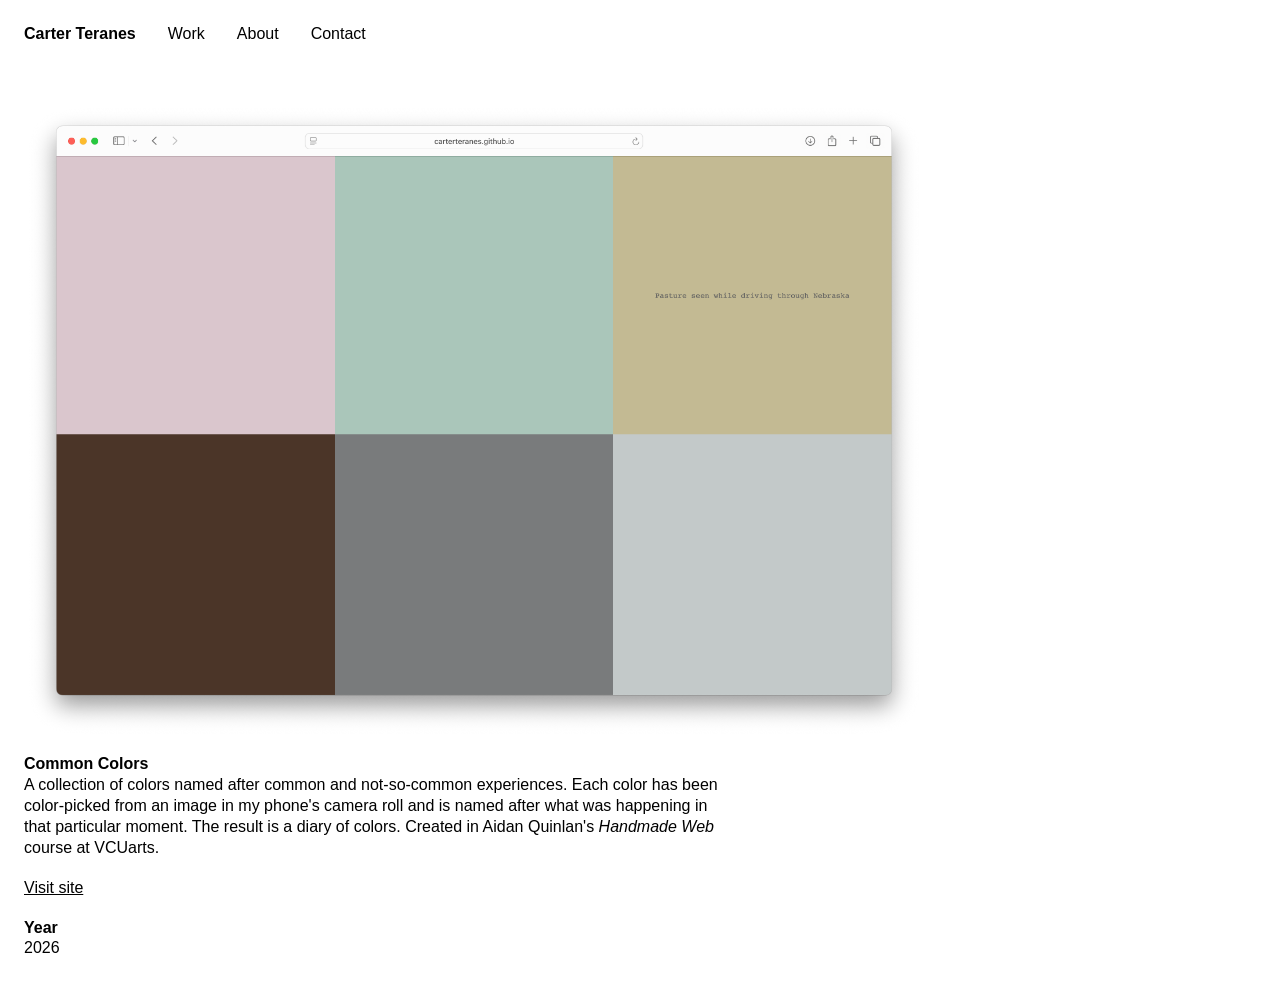
<file: common-colors.html>
<!DOCTYPE html>
<html lang="en">
<head>
    <meta charset="UTF-8">
    <meta name="viewport" content="width=device-width, initial-scale=1.0">
    <title>Carter Teranes</title>
    <link rel="stylesheet" href="styles.css">
    <link rel="icon" type="image/png" href="imgs/favicon.png">
</head>
<body>

    <div class="header">
        <div class="item"><h1><a href="index.html" class="label">Carter Teranes</a></h1></div>
        <div class="item"><p><a href="index.html" class="button">Work</a></p></div>
        <div class="item"><p><a href="about.html" class="button">About</a></p></div>
        <div class="item"><p><a href="contact.html" class="button">Contact</a></p></div>
    </div>

    <div class="container">

        <img src="imgs/common-colors4.png">


        <div class="textblock">

            <h1>Common Colors</h1>
            <p>A collection of colors named after common and not-so-common experiences. Each color has been color-picked from an image in my phone's camera roll and is named after what was happening in that particular moment. The result is a diary of colors. Created in Aidan Quinlan's <em>Handmade Web</em> course at VCUarts.</p>

            <p><a href="https://carterteranes.github.io/initial/common-colors/index.html">Visit site</a></p>

        <p><strong>Year</strong><br>
        2026</p>

        </div>

    </div>

</body>
</html>
</file>
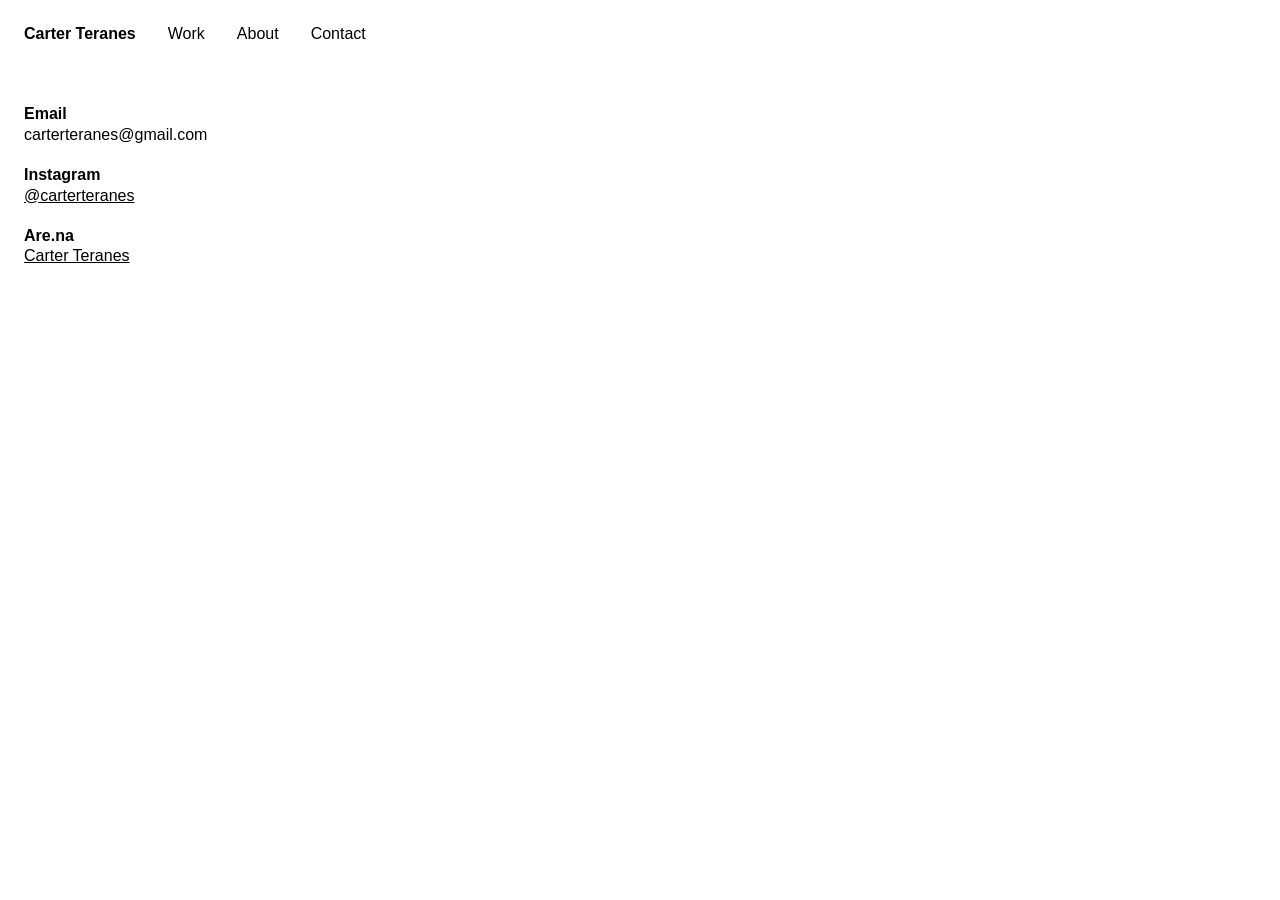
<file: contact.html>
<!DOCTYPE html>
<html lang="en">
<head>
    <meta charset="UTF-8">
    <meta name="viewport" content="width=device-width, initial-scale=1.0">
    <title>Carter Teranes</title>
    <link rel="stylesheet" href="styles.css">
    <link rel="icon" type="image/png" href="imgs/favicon.png">
</head>
<body>

    <div class="header">
        <div class="item"><h1><a href="index.html" class="label">Carter Teranes</a></h1></div>
        <div class="item"><p><a href="index.html" class="button">Work</a></p></div>
        <div class="item"><p><a href="about.html" class="button">About</a></p></div>
        <div class="item"><p><a href="contact.html" class="button">Contact</a></p></div>
    </div>

    <div class="container">
            <p><strong>Email</strong><br>
            carterteranes@gmail.com</p>
            <p><strong>Instagram</strong><br>
            <a href="https://www.instagram.com/carterteranes/">@carterteranes</a></p>
            <p><strong>Are.na</strong><br>
            <a href="https://www.are.na/carter-teranes/channels">Carter Teranes</a></p>
    </div>

</body>
</html>
</file>
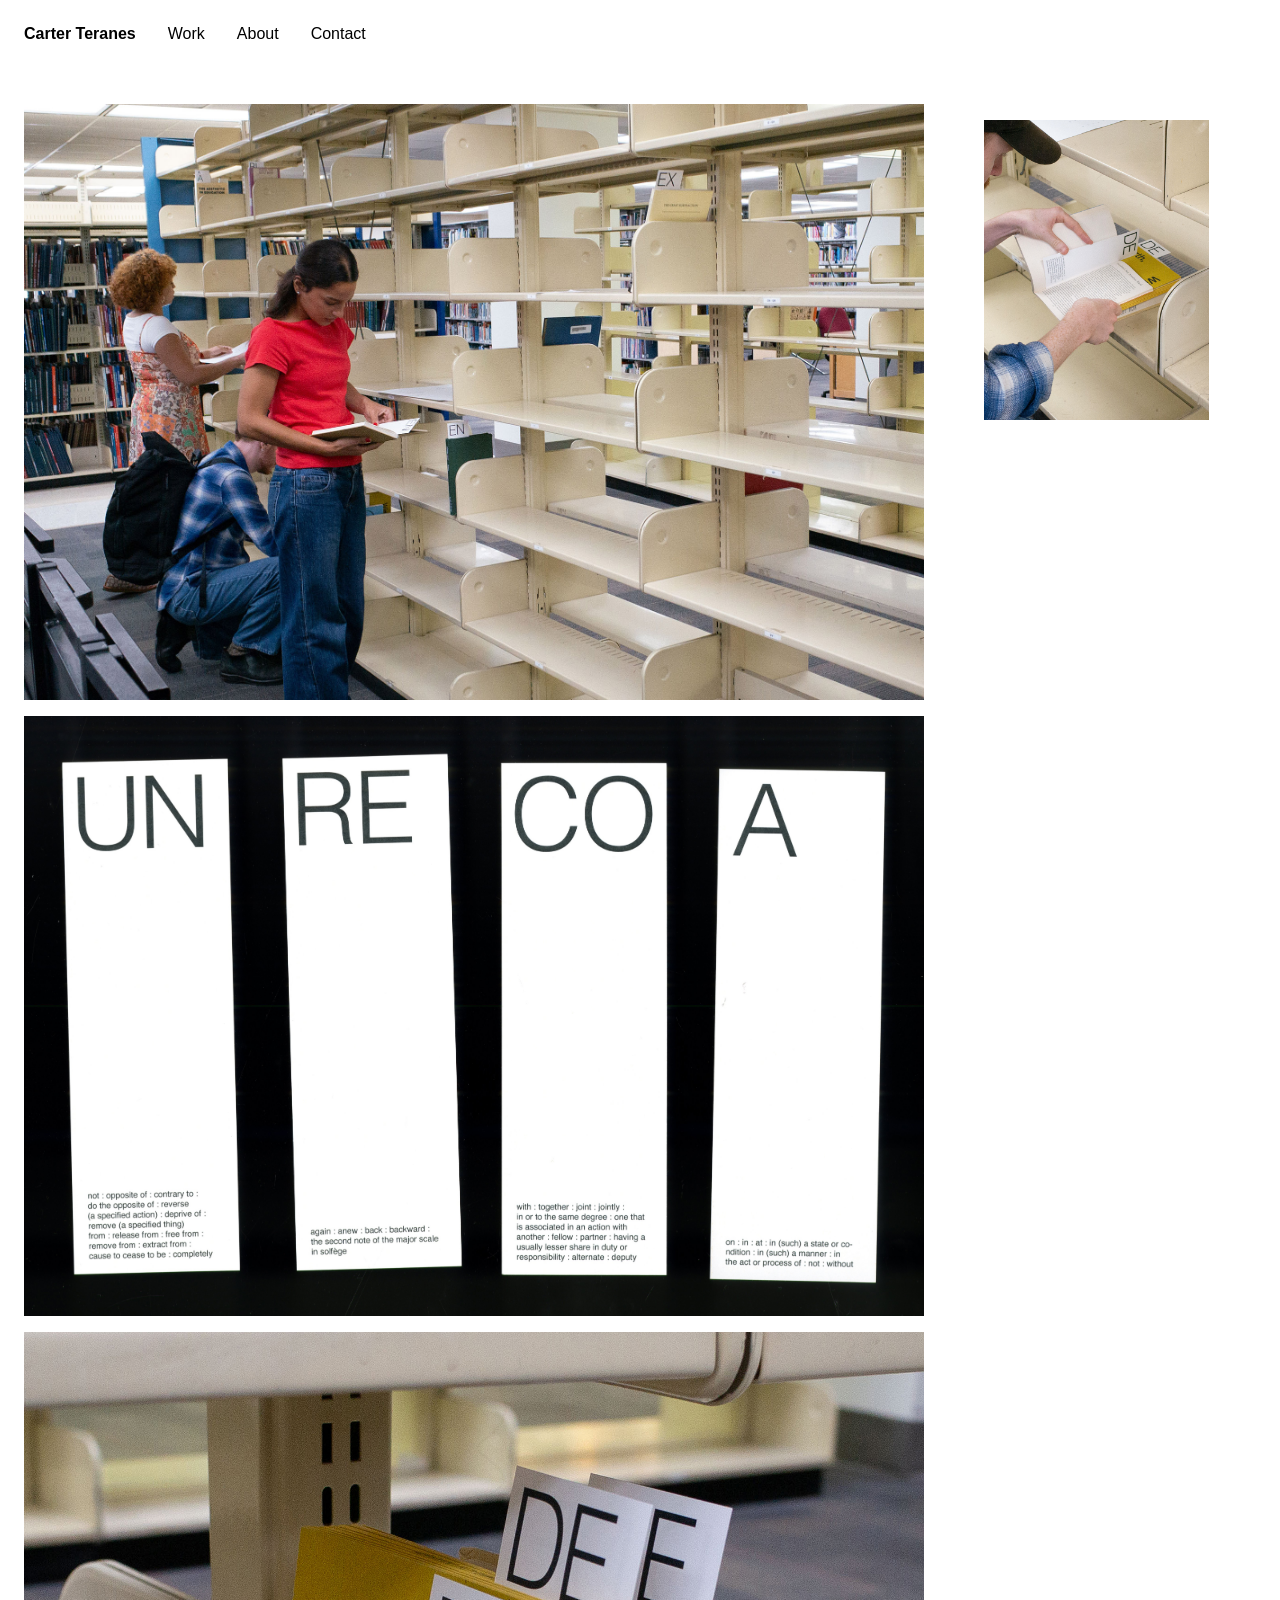
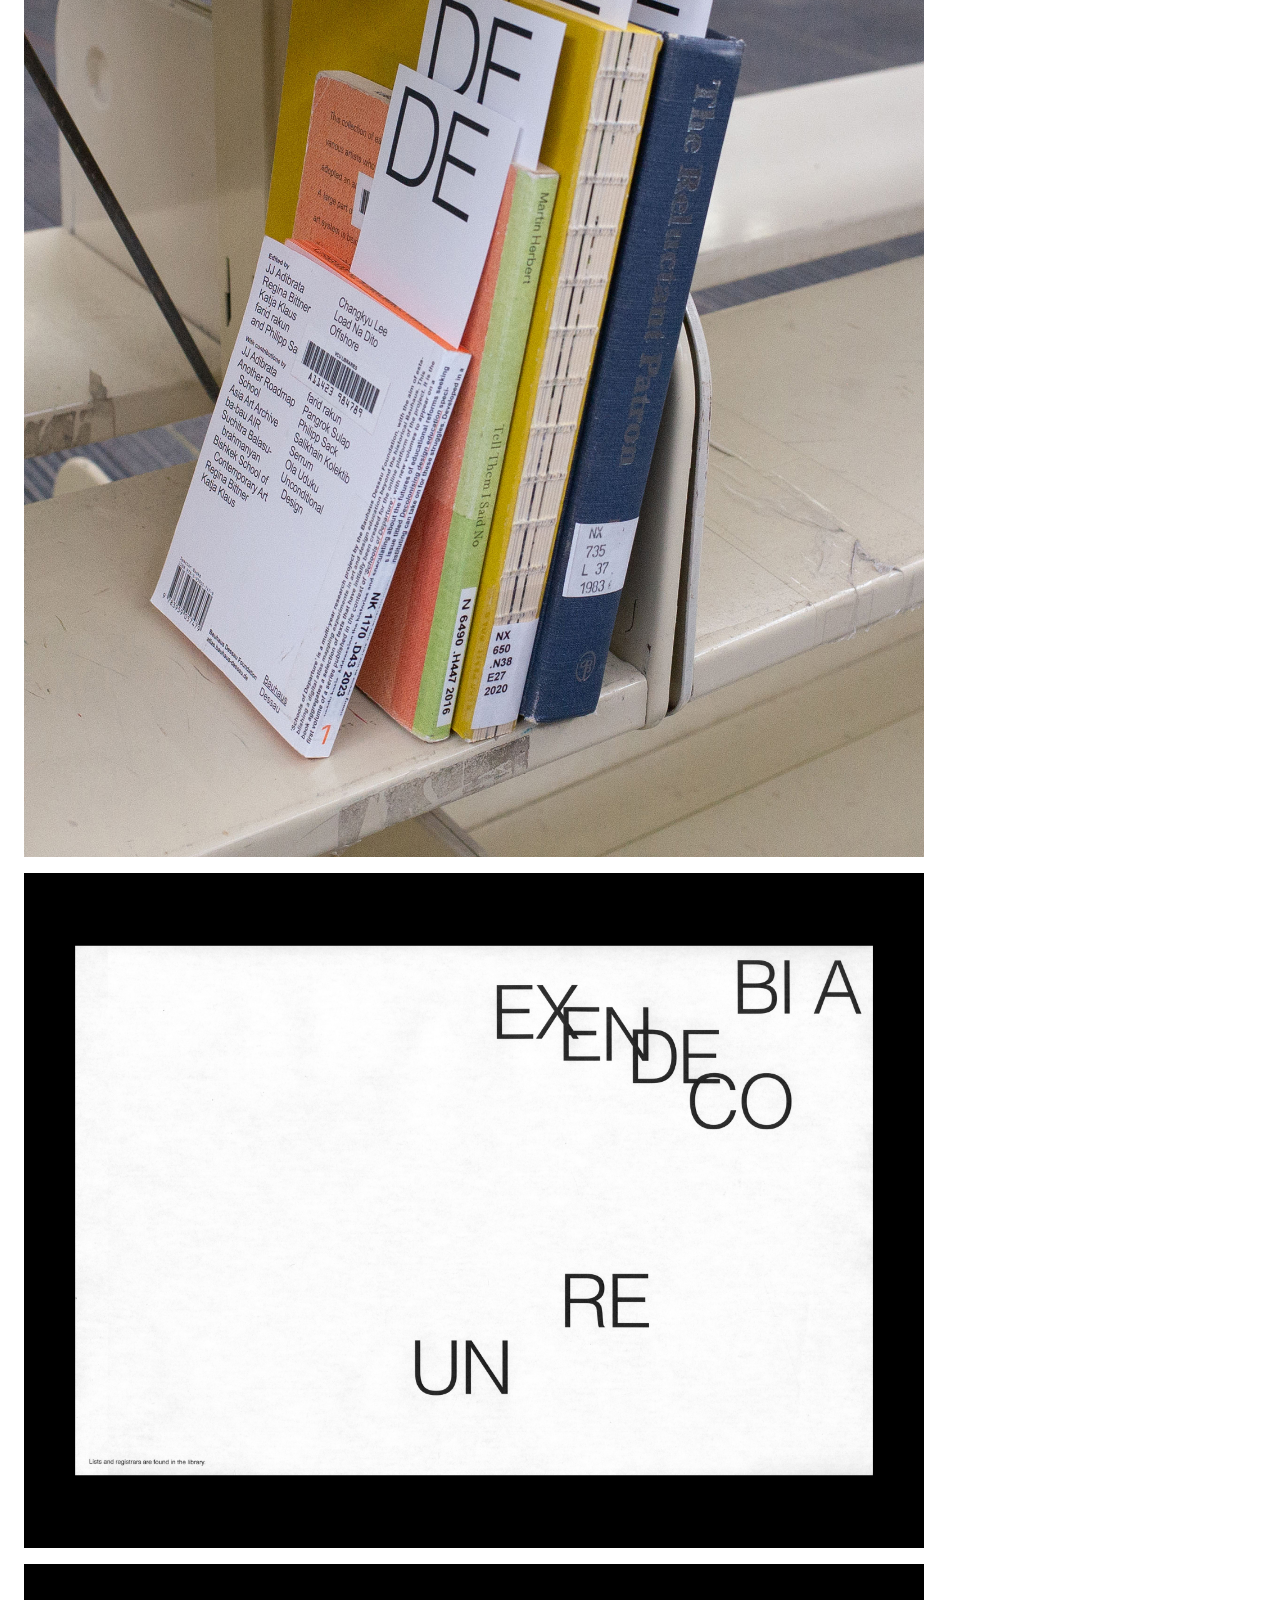
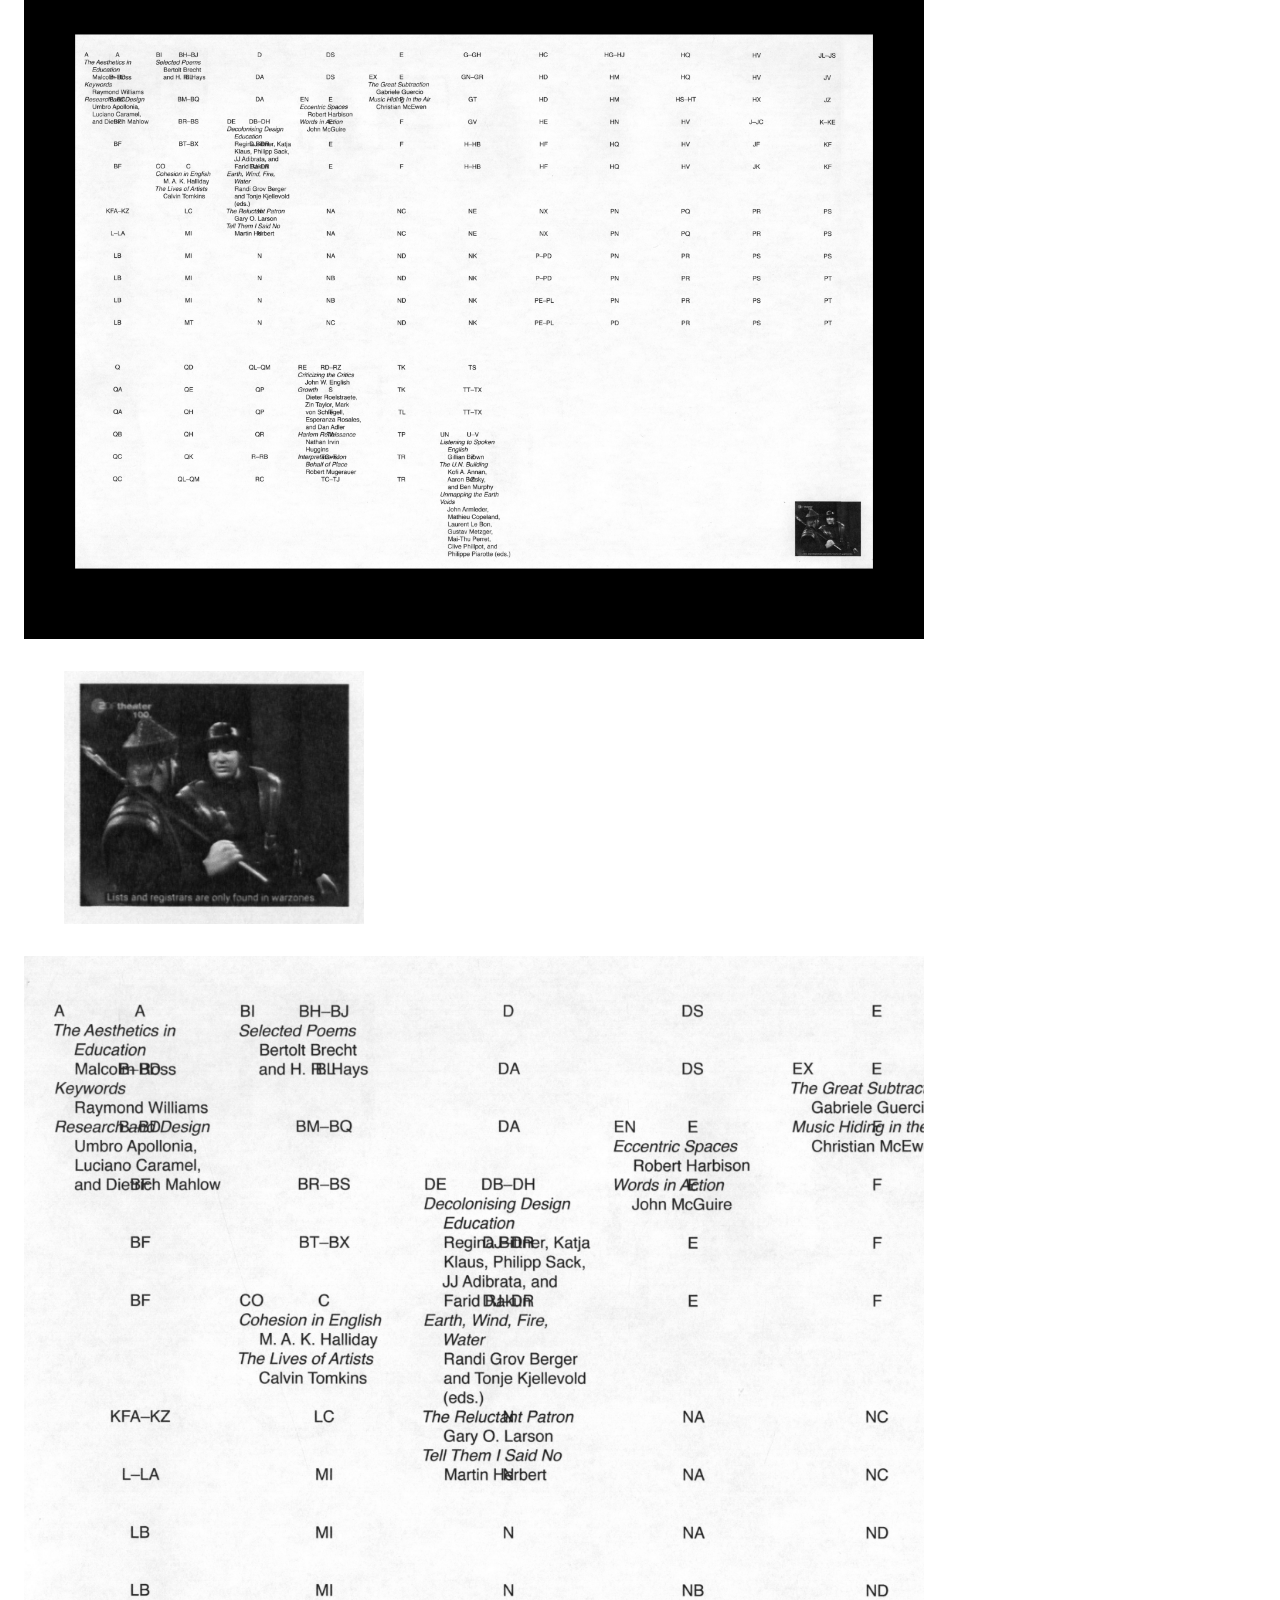
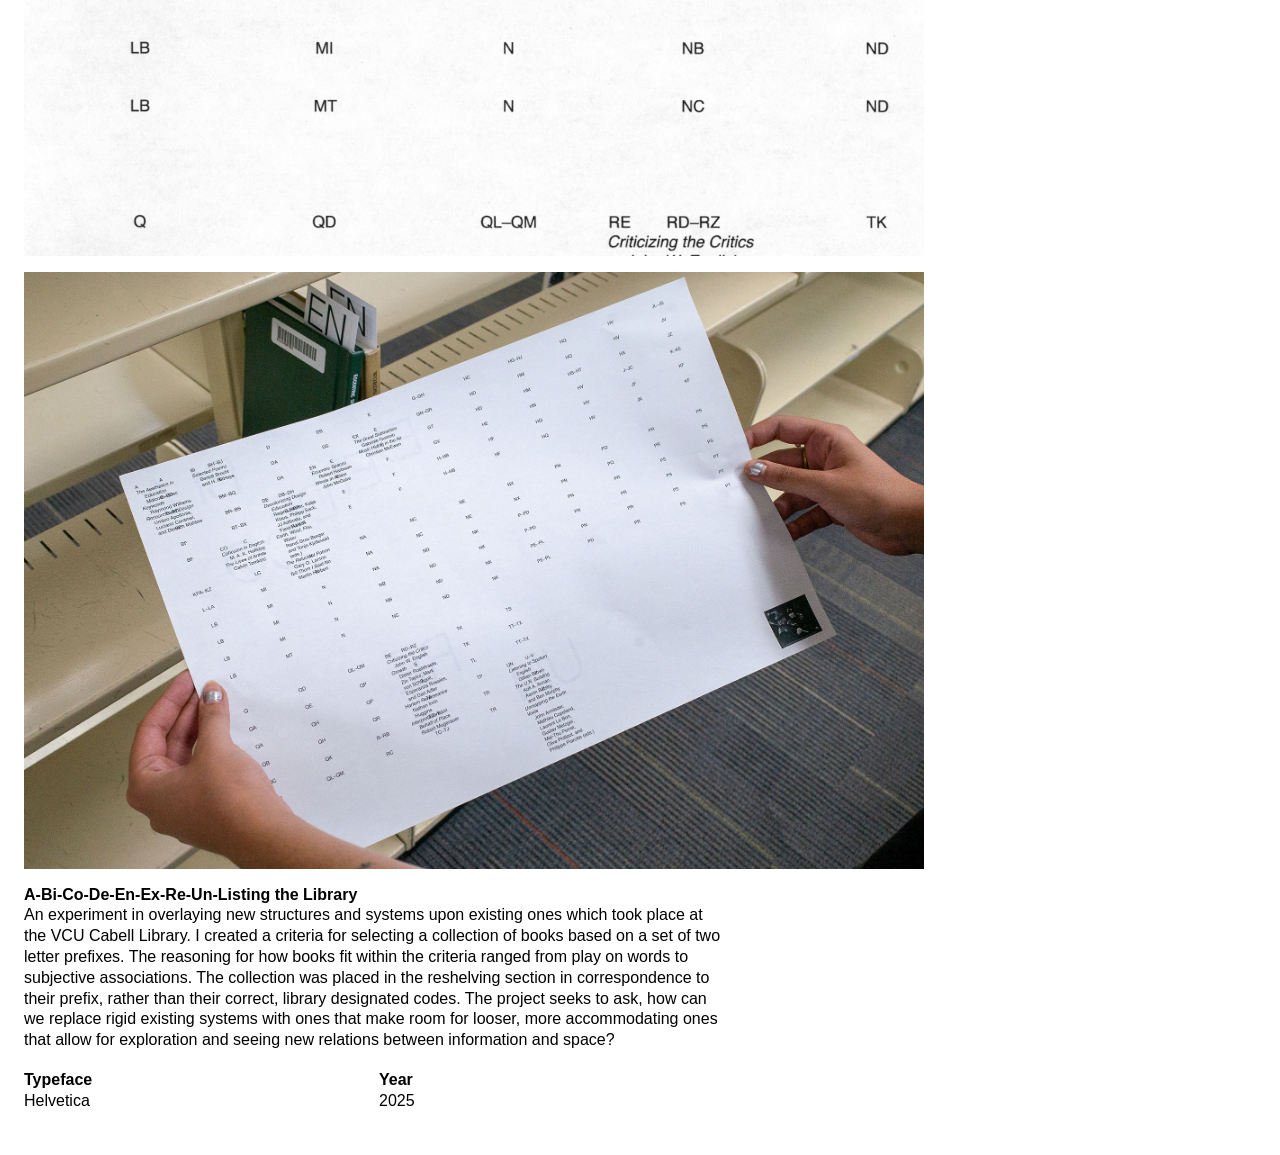
<file: list.html>
<!DOCTYPE html>
<html lang="en">
<head>
    <meta charset="UTF-8">
    <meta name="viewport" content="width=device-width, initial-scale=1.0">
    <title>Carter Teranes</title>
    <link rel="stylesheet" href="styles.css">
    <link rel="icon" type="image/png" href="imgs/favicon.png">
</head>
<body>

    <div class="header">
        <div class="item"><h1><a href="index.html" class="label">Carter Teranes</a></h1></div>
        <div class="item"><p><a href="index.html" class="button">Work</a></p></div>
        <div class="item"><p><a href="about.html" class="button">About</a></p></div>
        <div class="item"><p><a href="contact.html" class="button">Contact</a></p></div>
    </div>

    <div class="container">

        <img src="imgs/list/A0020141.jpg">
        <figure>
        <img src="imgs/list/list-project-instagram-documentation-04-09.jpg"><br>
        </figure>
        <img src="imgs/list/img20260910_14054151.jpg"><br>
        <img src="imgs/list/A0020188.jpg"><br>
        <img src="imgs/list/list-project-composite-02-mock.jpg"><br>
        <img src="imgs/list/list-project-composite-01-mock.jpg">
        <figure>
            <img src="imgs/list/img20260929_22380748 copy.jpg"><br>
        </figure>
        <img src="imgs/list/list-project-composite-detail.jpg"><br>
        <img src="imgs/list/A0020176.jpg"><br>

        <div class="textblock">

            <h1>A-Bi-Co-De-En-Ex-Re-Un-Listing the Library</h1>
            <p>An experiment in overlaying new structures and systems upon existing ones which took place at the VCU Cabell Library. I created a criteria for selecting a collection of books based on a set of two letter prefixes. The reasoning for how books fit within the criteria ranged from play on words to subjective associations. The collection was placed in the reshelving section in correspondence to their prefix, rather than their correct, library designated codes. The project seeks to ask, how can we replace rigid existing systems with ones that make room for looser, more accommodating ones that allow for exploration and seeing new relations between information and space?</p>
            
        <div class="columnbox">

        <div class="column">

        <p><strong>Typeface</strong><br>
        Helvetica<br></p>
        </div>

        <div class="column">

        <p><strong>Year</strong><br>
        2025</p>
        </div>

        </div>



        </div>

    </div>

</body>
</html>
</file>
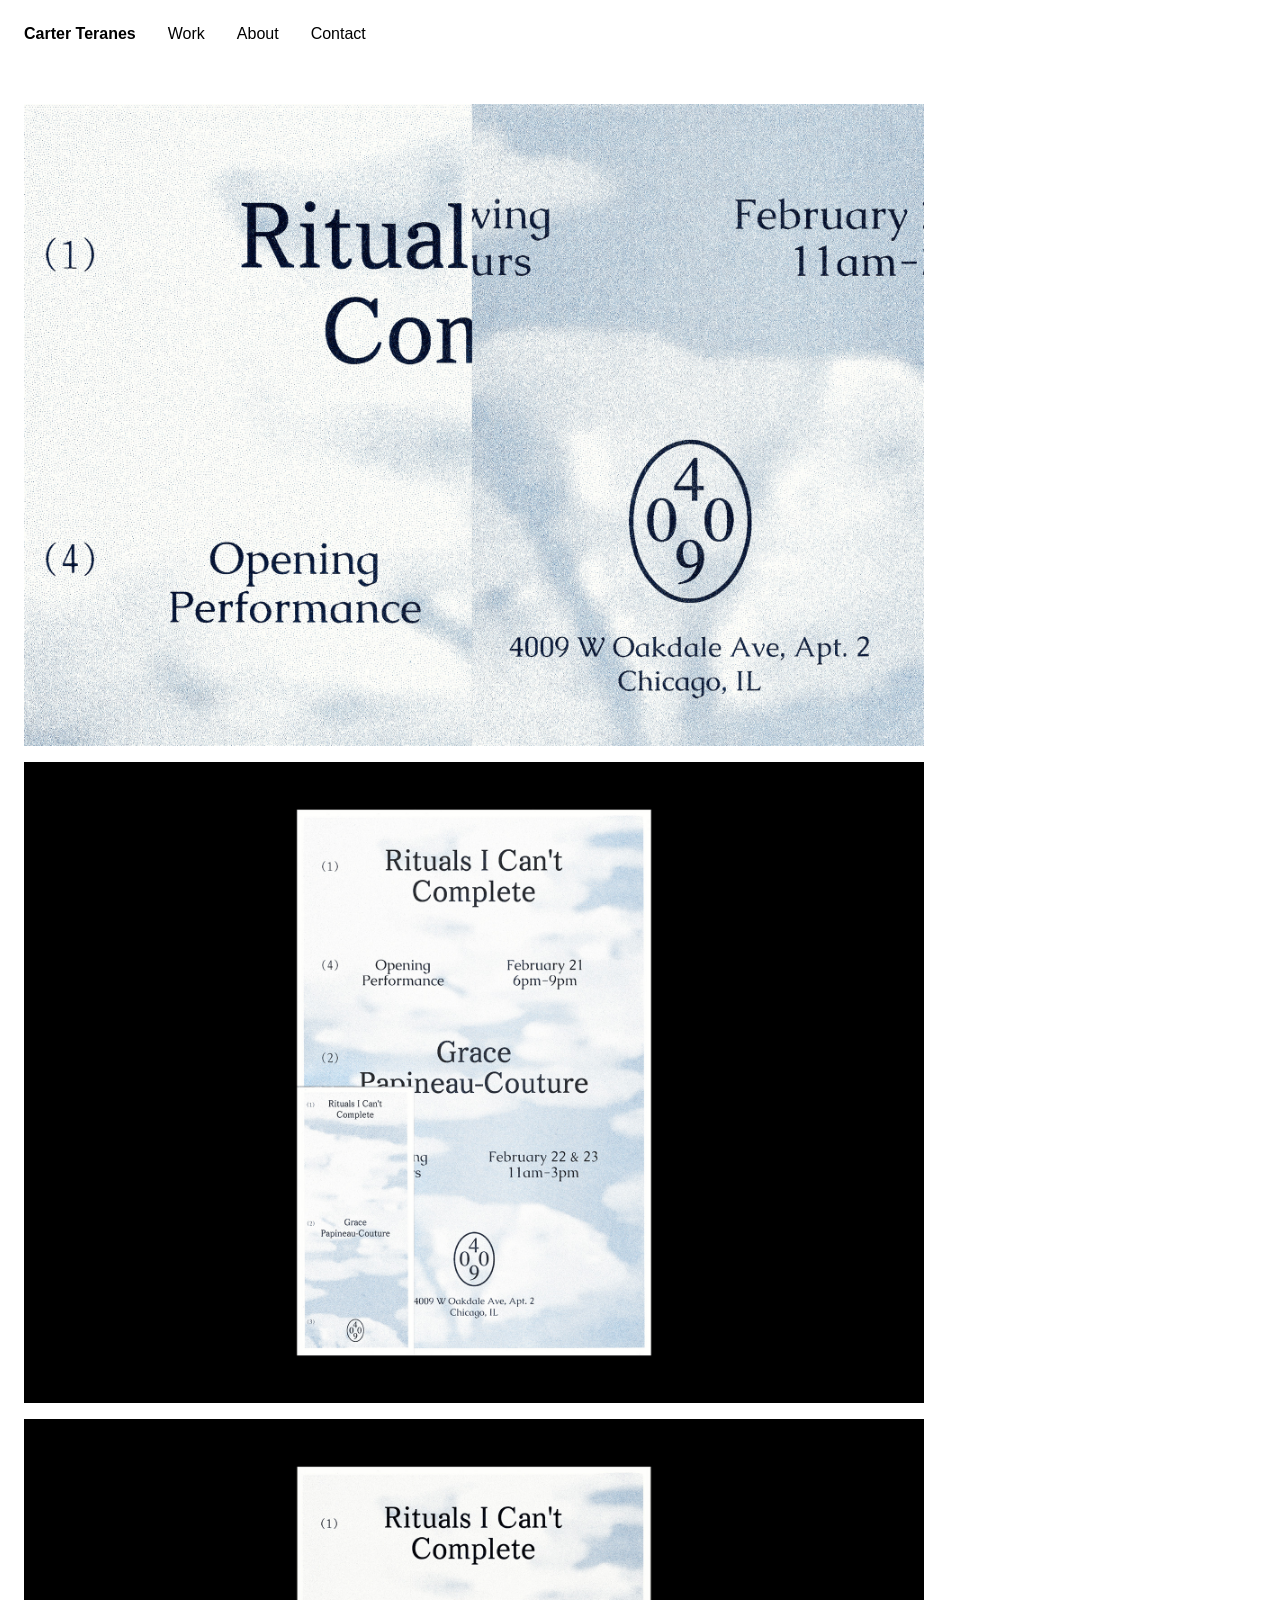
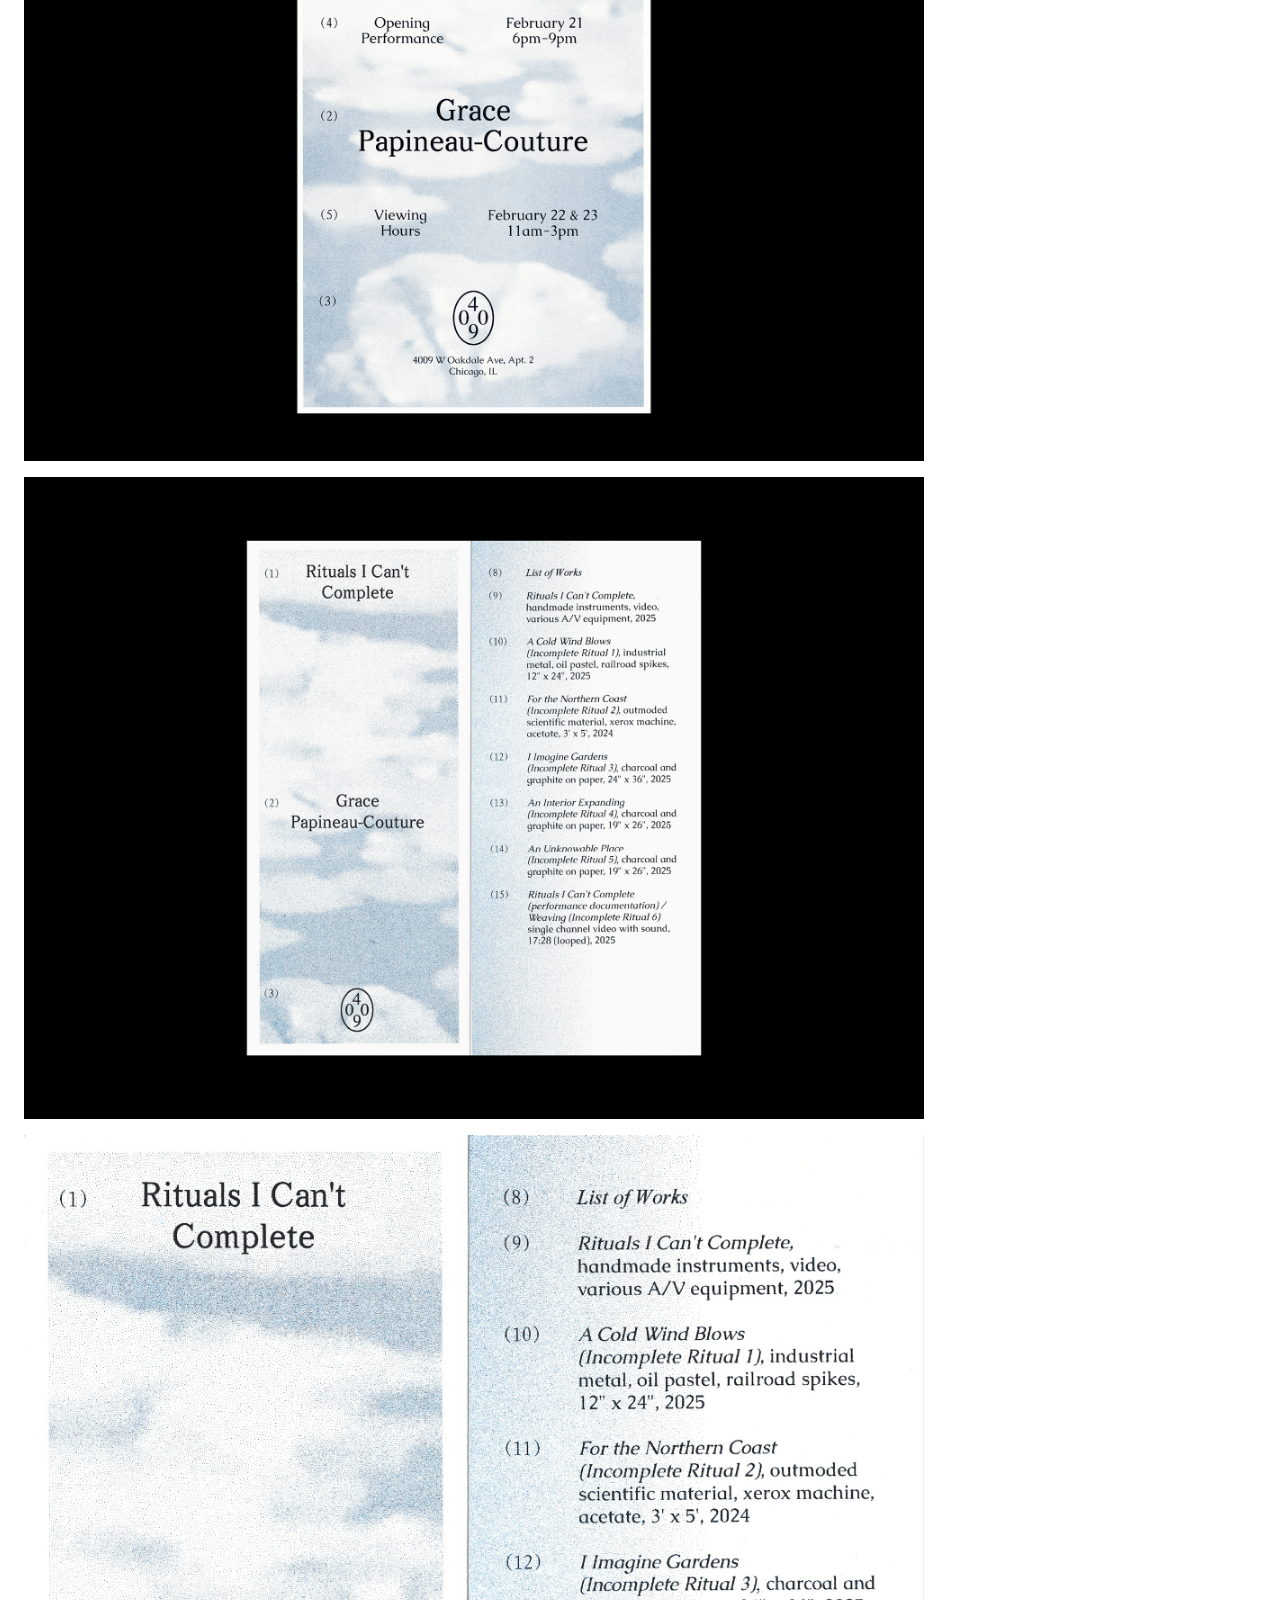
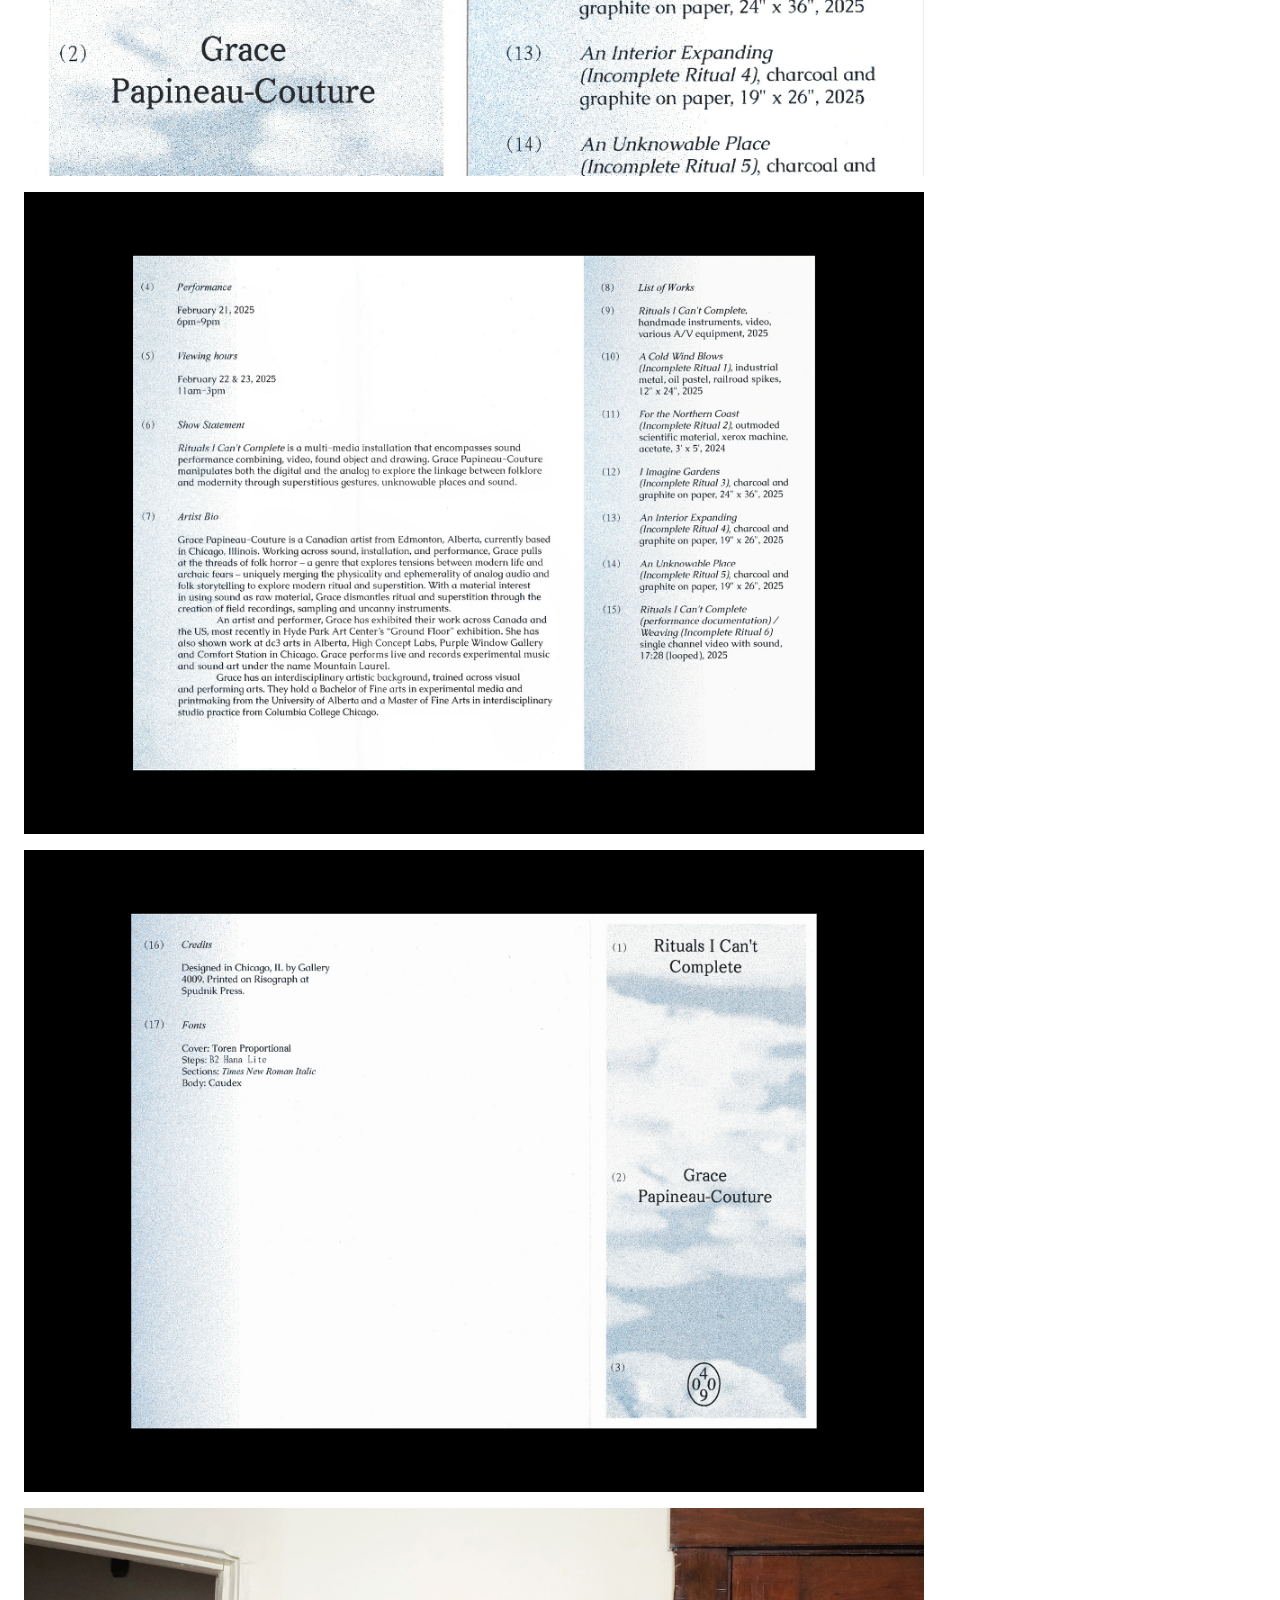
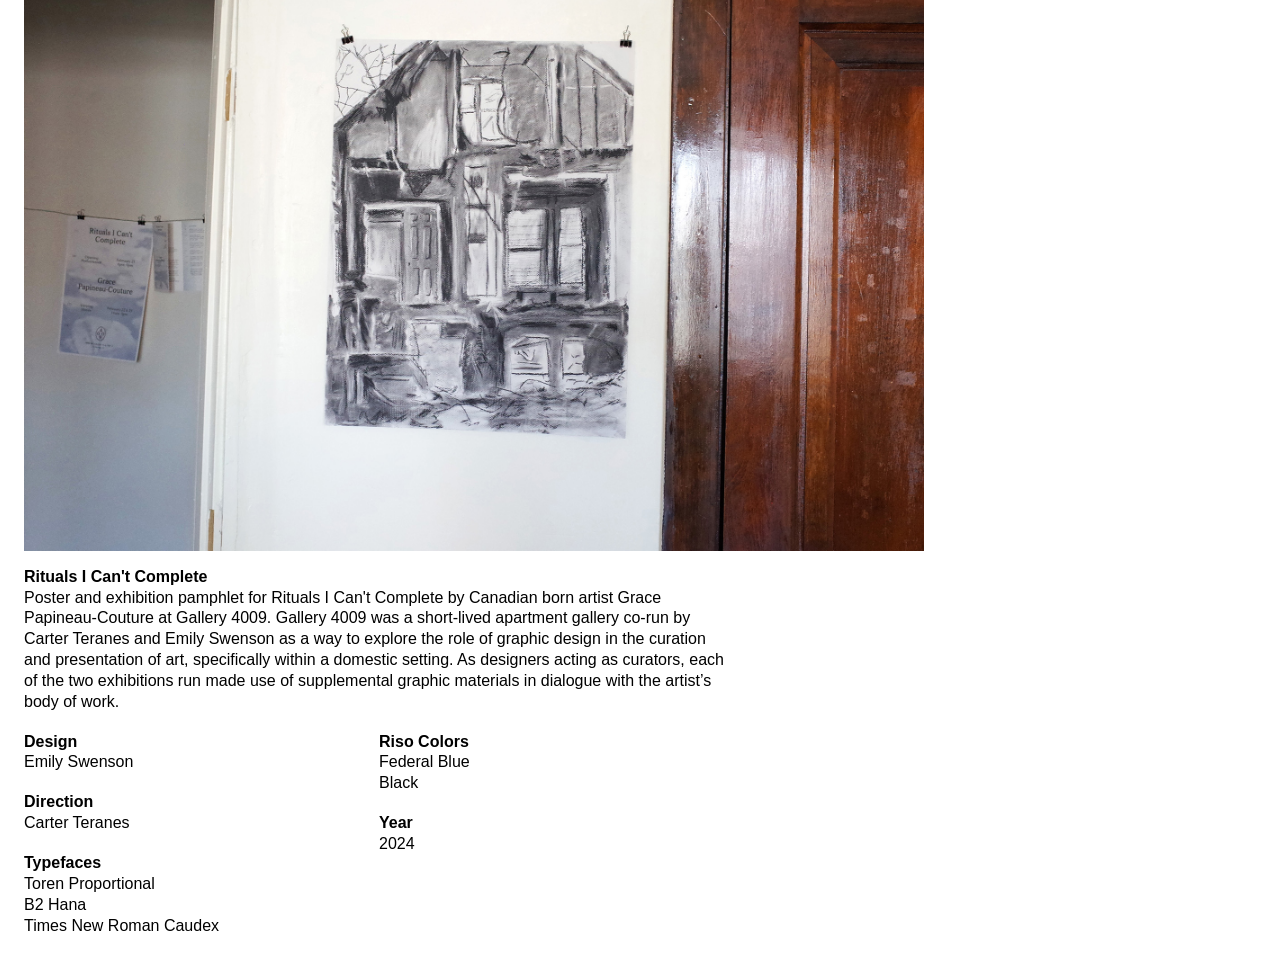
<file: rituals.html>
<!DOCTYPE html>
<html lang="en">
<head>
    <meta charset="UTF-8">
    <meta name="viewport" content="width=device-width, initial-scale=1.0">
    <title>Carter Teranes</title>
    <link rel="stylesheet" href="styles.css">
    <link rel="icon" type="image/png" href="imgs/favicon.png">
</head>
<body>

    <div class="header">
        <div class="item"><h1><a href="index.html" class="label">Carter Teranes</a></h1></div>
        <div class="item"><p><a href="index.html" class="button">Work</a></p></div>
        <div class="item"><p><a href="about.html" class="button">About</a></p></div>
        <div class="item"><p><a href="contact.html" class="button">Contact</a></p></div>
    </div>

    <div class="container"> 

        <img src="imgs/4009/4009 Web Carter-23.jpg"><br>
        <img src="imgs/4009/4009 Web Carter-17.jpg"><br>         
        <img src="imgs/4009/4009 Web Carter-21.jpg"><br>
        <img src="imgs/4009/4009 Web Carter-18.jpg"><br>         
        <img src="imgs/4009/4009 Web Carter-22.jpg"><br>
        <img src="imgs/4009/4009 Web Carter-19.jpg"><br>          
        <img src="imgs/4009/4009 Web Carter-20.jpg"><br>
        <img src="imgs/4009/A0000648.jpg"><br> 
        
        


        <div class="textblock">

            <h1>Rituals I Can't Complete</h1>
            <p>Poster and exhibition pamphlet for Rituals I Can't Complete by Canadian born artist Grace Papineau-Couture at Gallery 4009. Gallery 4009 was a short-lived apartment gallery co-run by Carter Teranes and Emily Swenson as a way to explore the role of graphic design in the curation and presentation of art, specifically within a domestic setting. As designers acting as curators, each of the two exhibitions run made use of supplemental graphic materials in dialogue with the artist’s body of work.</p>

        <div class="columnbox">

        <div class="column">
        <p><strong>Design</strong><br>
        Emily Swenson</p>

        <p><strong>Direction</strong><br>
        Carter Teranes</p>

        <p><strong>Typefaces</strong><br>
        Toren Proportional<br>
        B2 Hana<br>
        Times New Roman
        Caudex<br></p>
        </div>

        <div class="column">

        <p><strong>Riso Colors</strong><br>
        Federal Blue<br>
        Black</p>

        <p><strong>Year</strong><br>
        2024</p>
        </div>

        </div>

        </div>

    </div>

</body>
</html>
</file>
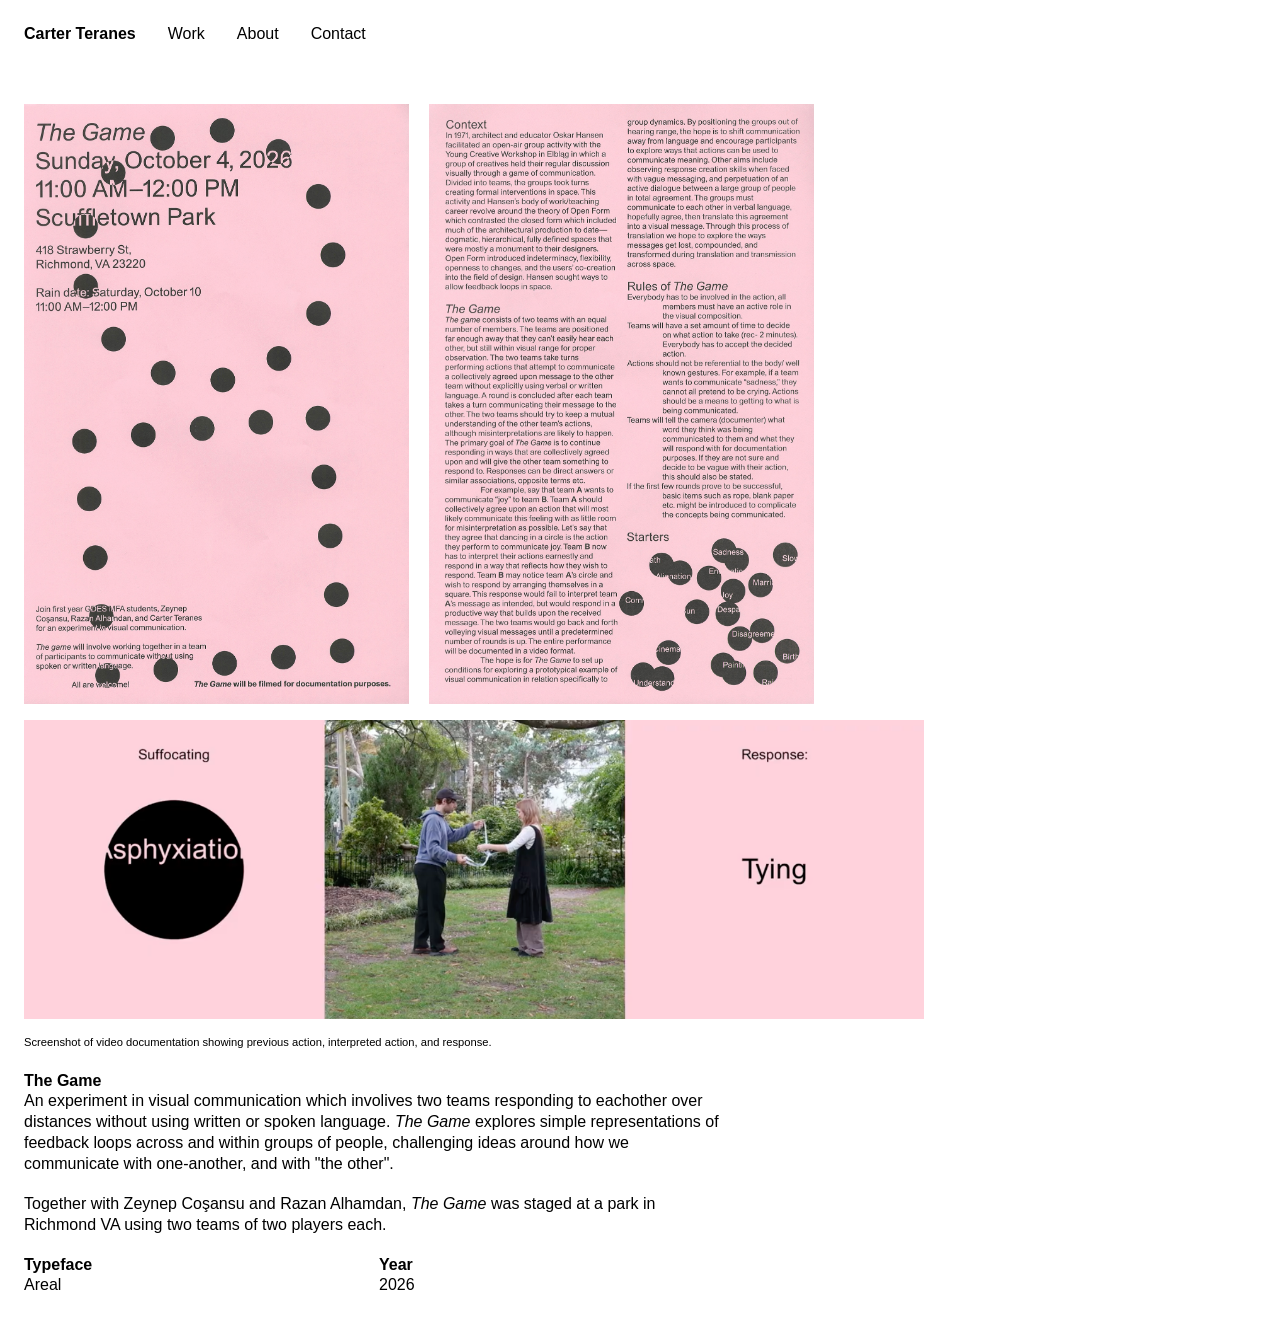
<file: the-game.html>
<!DOCTYPE html>
<html lang="en">
<head>
    <meta charset="UTF-8">
    <meta name="viewport" content="width=device-width, initial-scale=1.0">
    <title>Carter Teranes</title>
    <link rel="stylesheet" href="styles.css">
    <link rel="icon" type="image/png" href="imgs/favicon.png">
</head>
<body>

    <div class="header">
        <div class="item"><h1><a href="index.html" class="label">Carter Teranes</a></h1></div>
        <div class="item"><p><a href="index.html" class="button">Work</a></p></div>
        <div class="item"><p><a href="about.html" class="button">About</a></p></div>
        <div class="item"><p><a href="contact.html" class="button">Contact</a></p></div>
    </div>

    <div class="container">

        <img height="600px" src="imgs/the-game/the-game-poster-font-75.jpg">
        <img height="600px" src="imgs/the-game/the-game-poster-back-75.jpg"><br>
        <img src="imgs/the-game/Screenshot 2026-10-21 at 12.05.01 PM.png">
        <figcaption>Screenshot of video documentation showing previous action, interpreted action, and response.</figcaption><br>



        <div class="textblock">

            <h1>The Game</h1>
            <p>An experiment in visual communication which involives two teams responding to eachother over distances without using written or spoken language. <em>The Game</em> explores simple representations of feedback loops across and within groups of people, challenging ideas around how we communicate with one-another, and with "the other".</p>

            <p>Together with Zeynep Coşansu and Razan Alhamdan, <em>The Game</em> was staged at a park in Richmond VA using two teams of two players each.</p>

        <div class="columnbox">

        <div class="column">

        <p><strong>Typeface</strong><br>
        Areal</p>
        </div>

        <div class="column">

        <p><strong>Year</strong><br>
        2026</p>
        </div>

        </div>

        </div>

    </div>

</body>
</html>
</file>
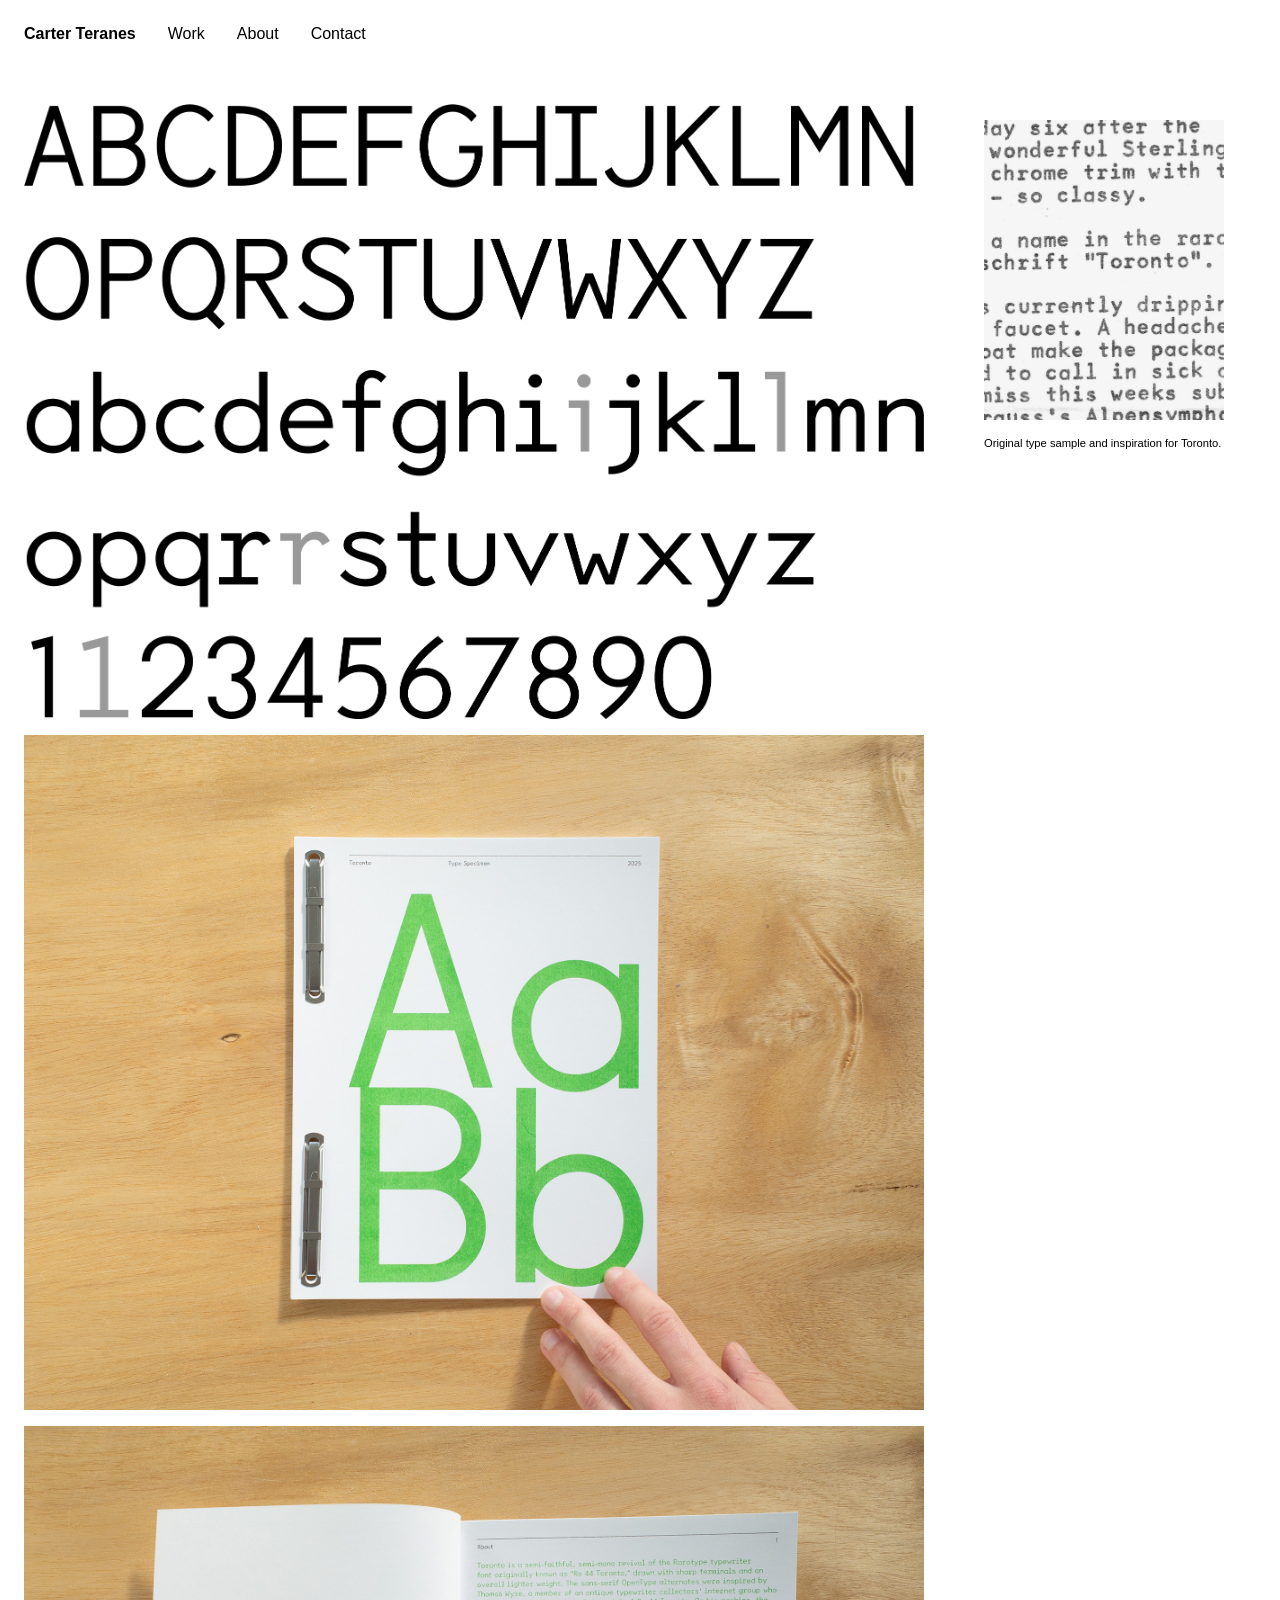
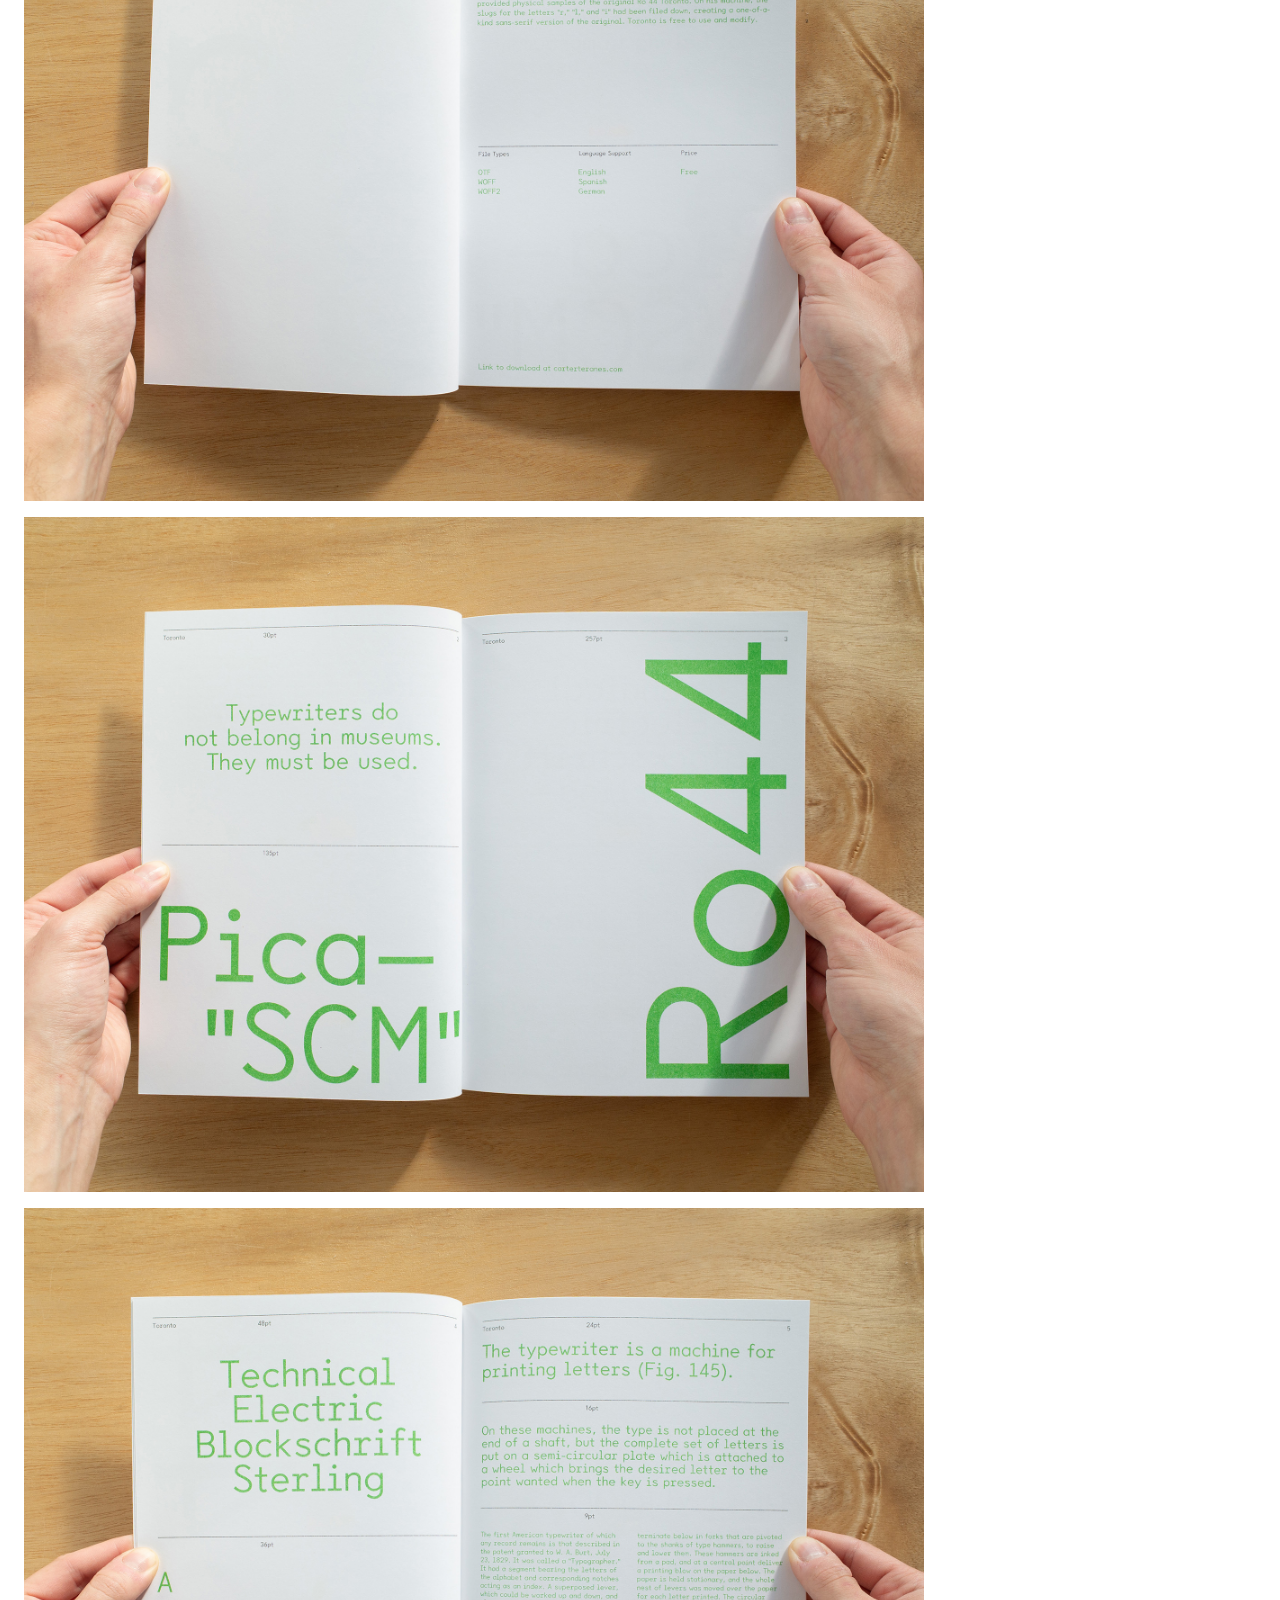
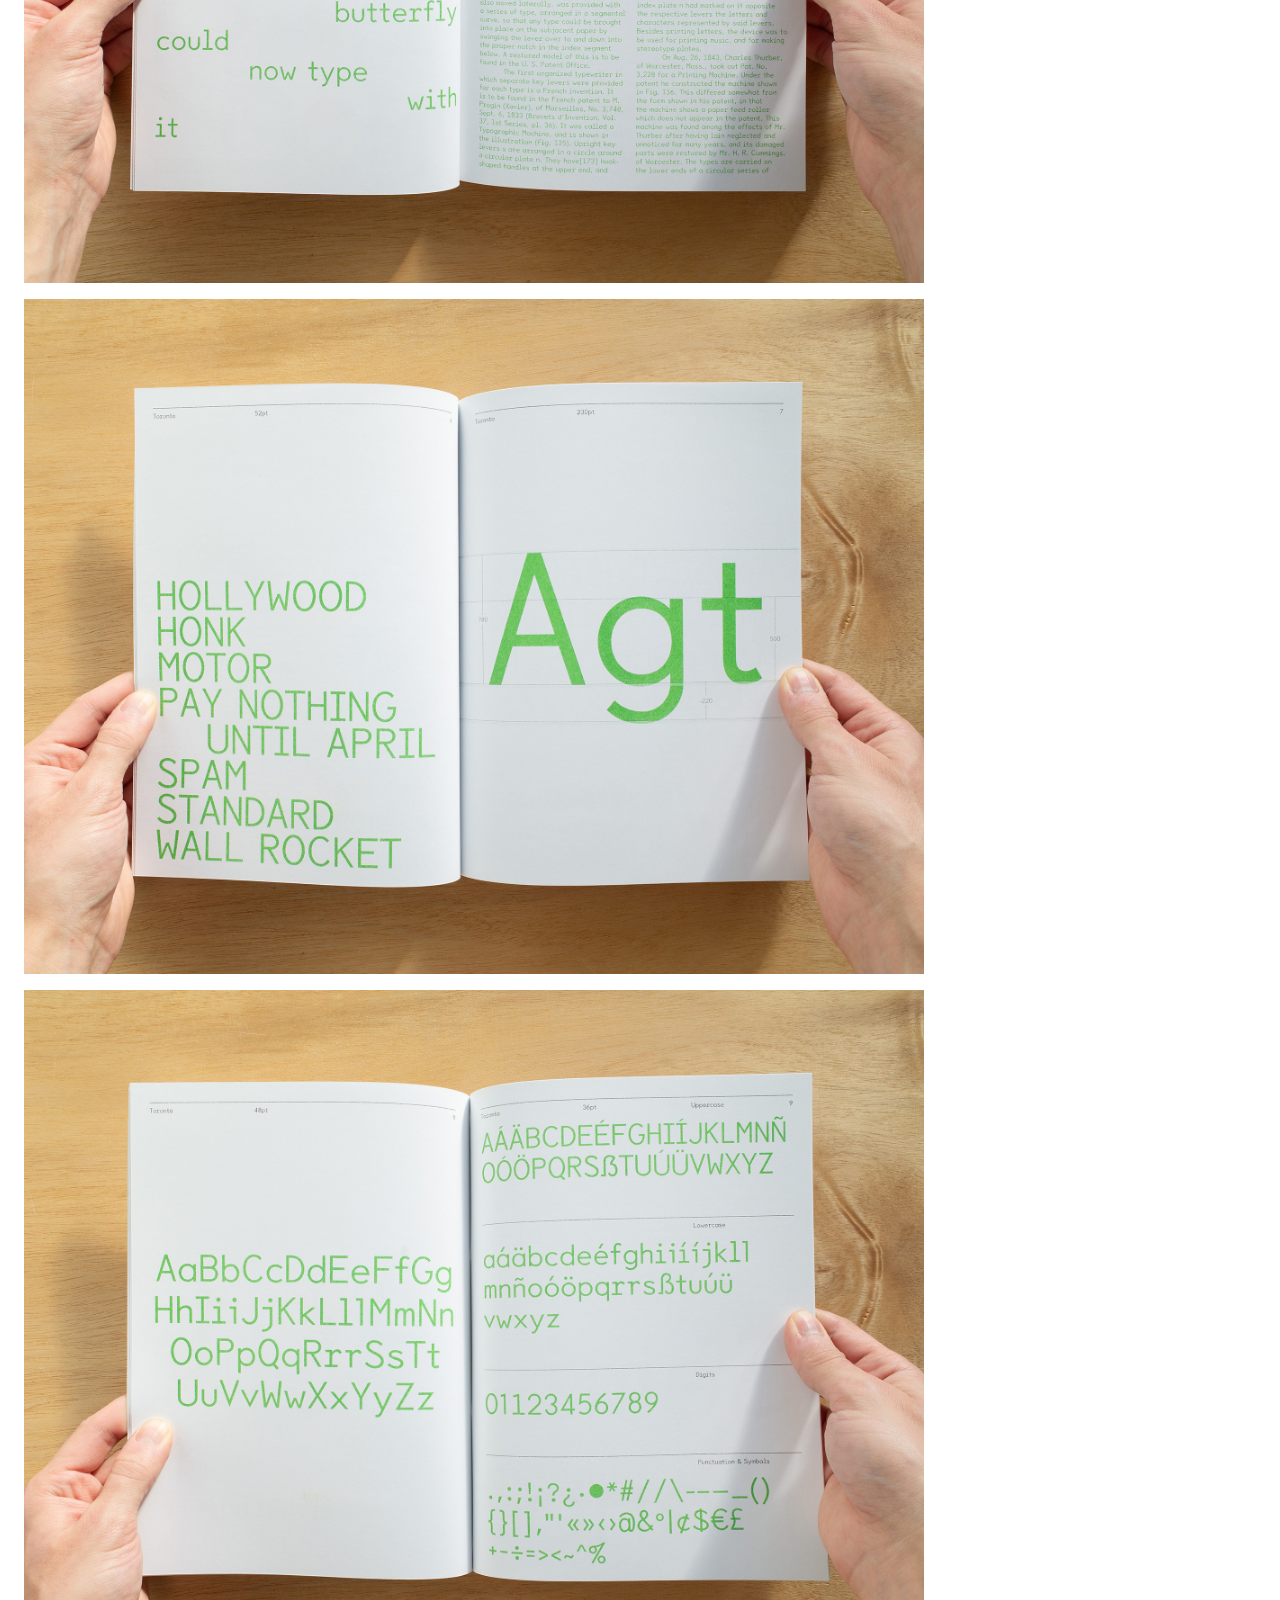
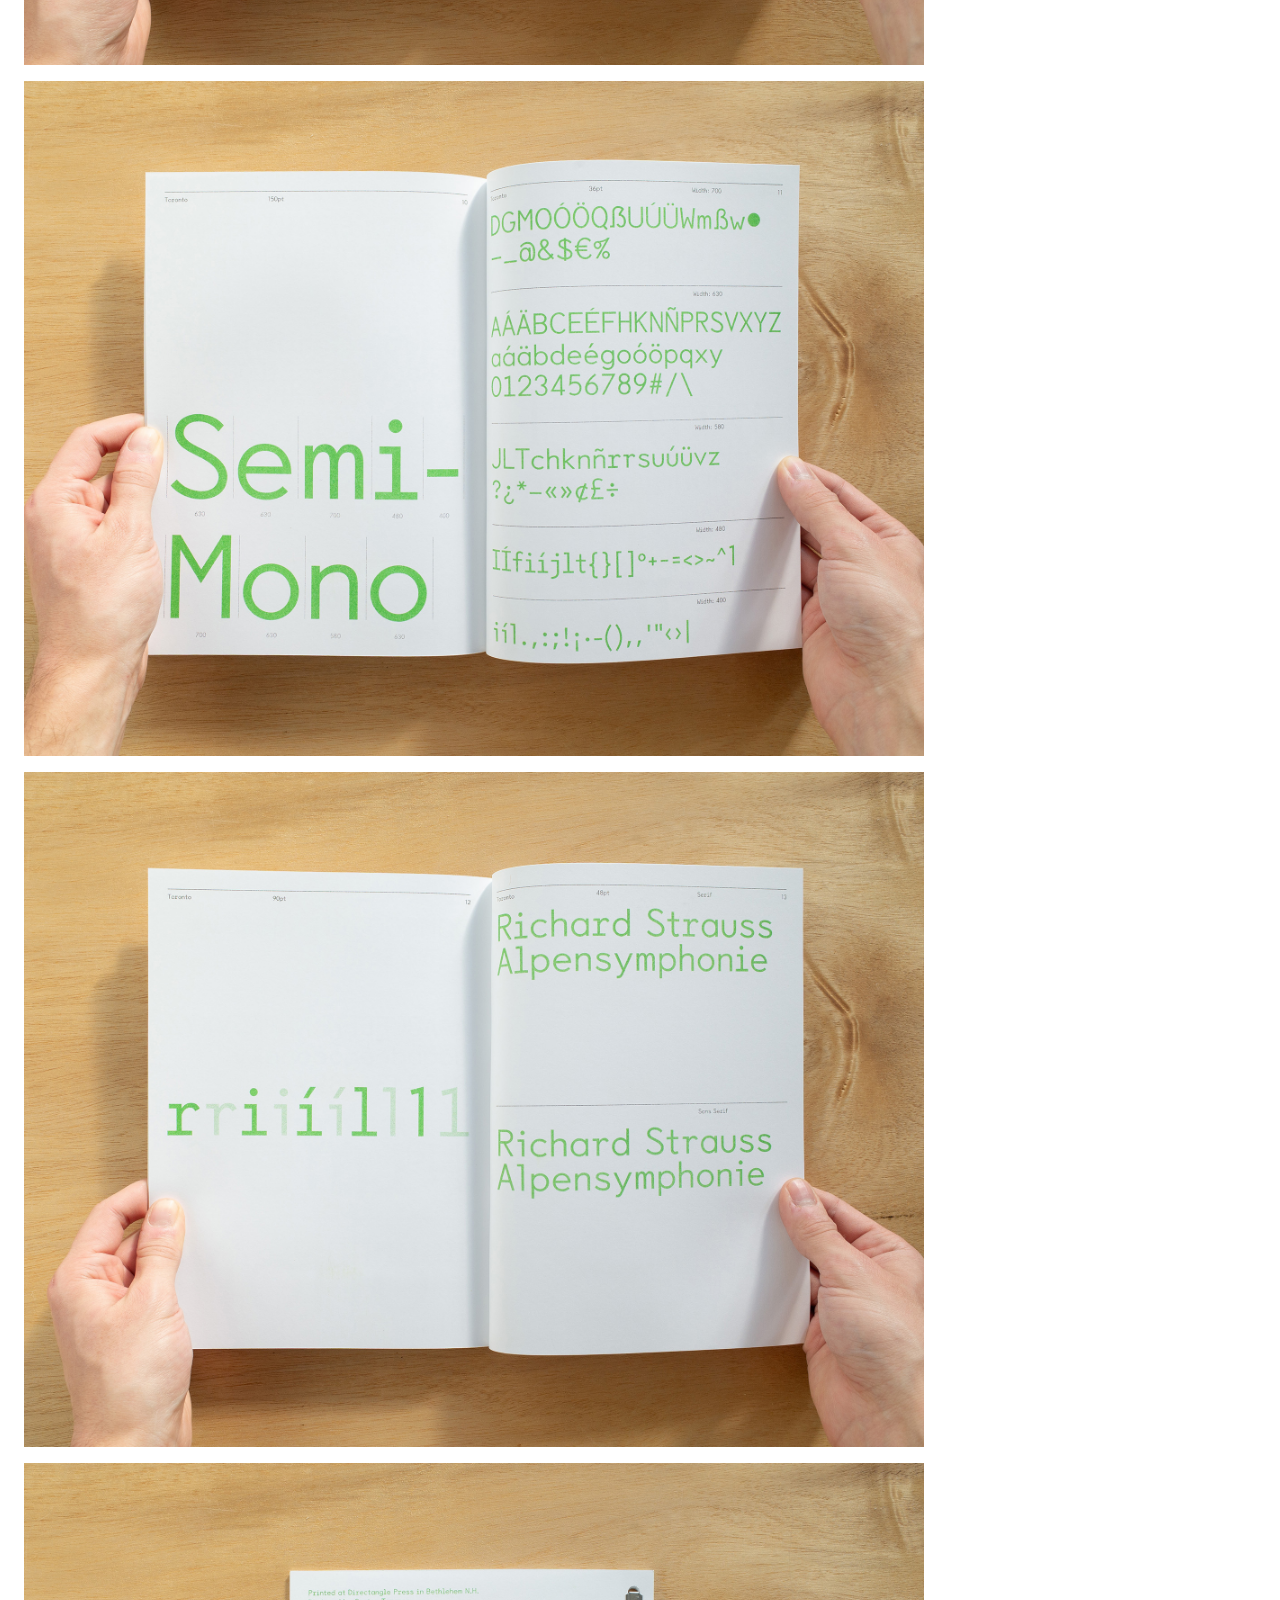
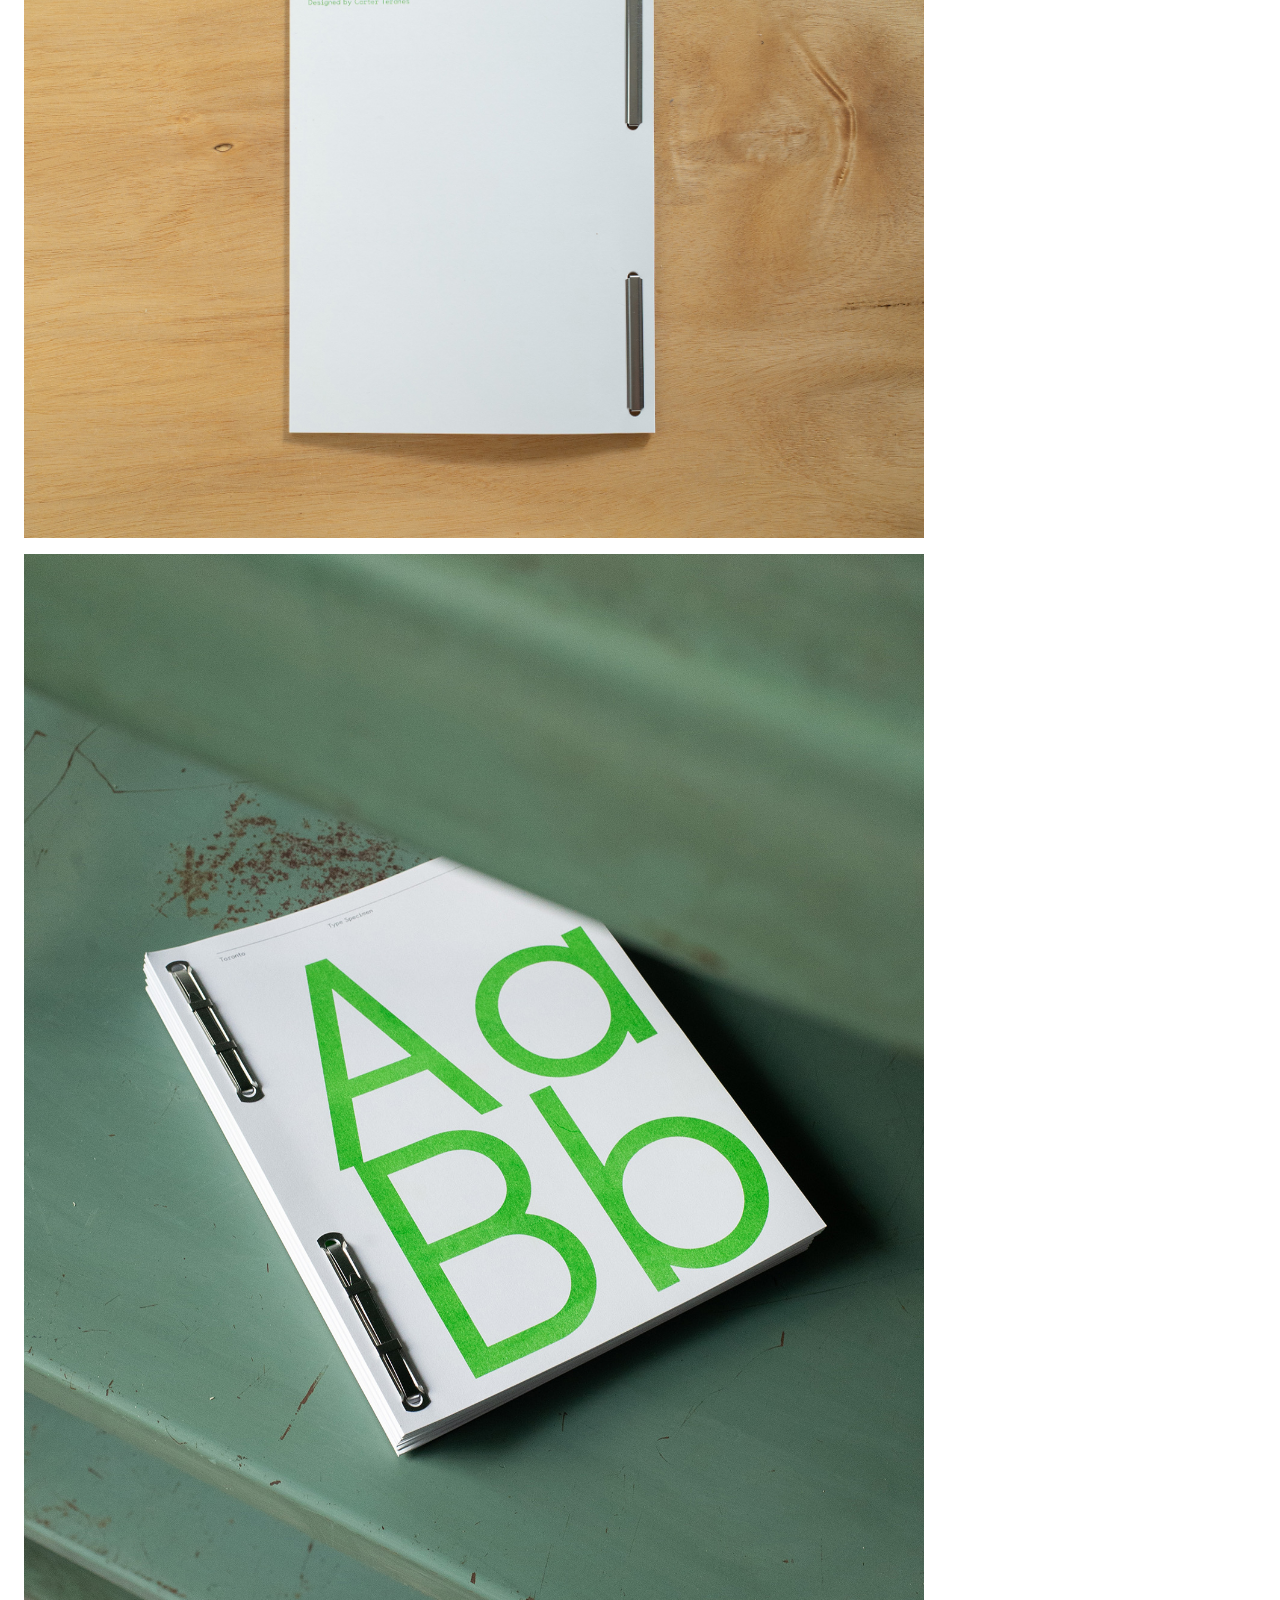
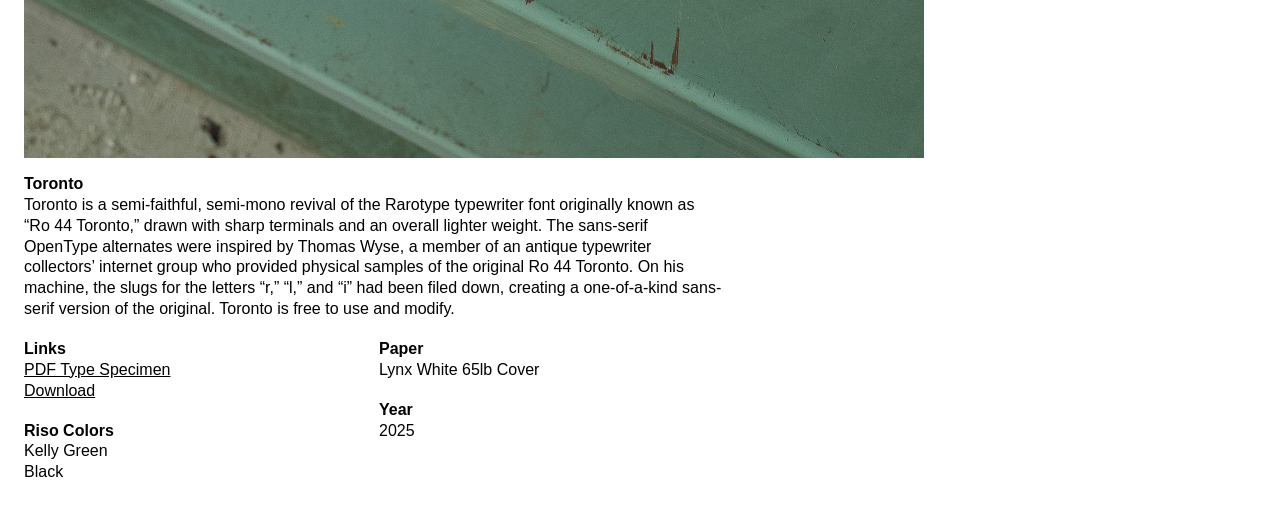
<file: toronto.html>
<!DOCTYPE html>
<html lang="en">
<head>
    <meta charset="UTF-8">
    <meta name="viewport" content="width=device-width, initial-scale=1.0">
    <title>Carter Teranes</title>
    <link rel="stylesheet" href="styles.css">
    <link rel="icon" type="image/png" href="imgs/favicon.png">
</head>
<body>

    <div class="header">
        <div class="item"><h1><a href="index.html" class="label">Carter Teranes</a></h1></div>
        <div class="item"><p><a href="index.html" class="button">Work</a></p></div>
        <div class="item"><p><a href="about.html" class="button">About</a></p></div>
        <div class="item"><p><a href="contact.html" class="button">Contact</a></p></div>
    </div>

    <div class="container">

        <img src="imgs/toronto/Asset 2.png">
                <figure>
        <img src="imgs/toronto/Untitled-1-03.jpg">
            <figcaption>Original type sample and inspiration for Toronto.</figcaption>
        </figure><br>  

        <img src="imgs/toronto/A0001010.jpg"><br>          
        <img src="imgs/toronto/A0001012.jpg"><br>  
        <img src="imgs/toronto/A0001014.jpg"><br>          
        <img src="imgs/toronto/A0001016.jpg"><br>  
        <img src="imgs/toronto/A0001018.jpg"><br>          
        <img src="imgs/toronto/A0001020.jpg"><br>  
        <img src="imgs/toronto/A0001023.jpg"><br>          
        <img src="imgs/toronto/A0001025.jpg"><br>  
        <img src="imgs/toronto/A0001027.jpg"><br>          
        <img src="imgs/toronto/A0001087.jpg"><br>  
        
        
        <div class="textblock">

            <h1>Toronto</h1>
            <p>Toronto is a semi-faithful, semi-mono revival of the Rarotype typewriter font originally known as “Ro 44 Toronto,” drawn with sharp terminals and an overall lighter weight. The sans-serif OpenType alternates were inspired by Thomas Wyse, a member of an antique typewriter collectors’ internet group who provided physical samples of the original Ro 44 Toronto. On his machine, the slugs for the letters “r,” “l,” and “i” had been filed down, creating a one-of-a-kind sans-serif version of the original. Toronto is free to use and modify.</p>

        <div class="columnbox">

                <div class="column">


        <p><strong>Links</strong><br>
        <a href="imgs/toronto/toronto-semi-mono-type-specimen.pdf" target="_blank">PDF Type Specimen</a><br>
        <a href="https://github.com/carterteranes/Toronto?tab=readme-ov-file" target="_blank">Download</a></p>

        <p><strong>Riso Colors</strong><br>
        Kelly Green<br>
        Black</p>
       
            </div>

            <div class="column">


        <p><strong>Paper</strong><br>
        Lynx White 65lb Cover</p>

        <p><strong>Year</strong><br>
        2025</p>
            
            </div>

        </div>

        </div>

    </div>

</body>
</html>
</file>
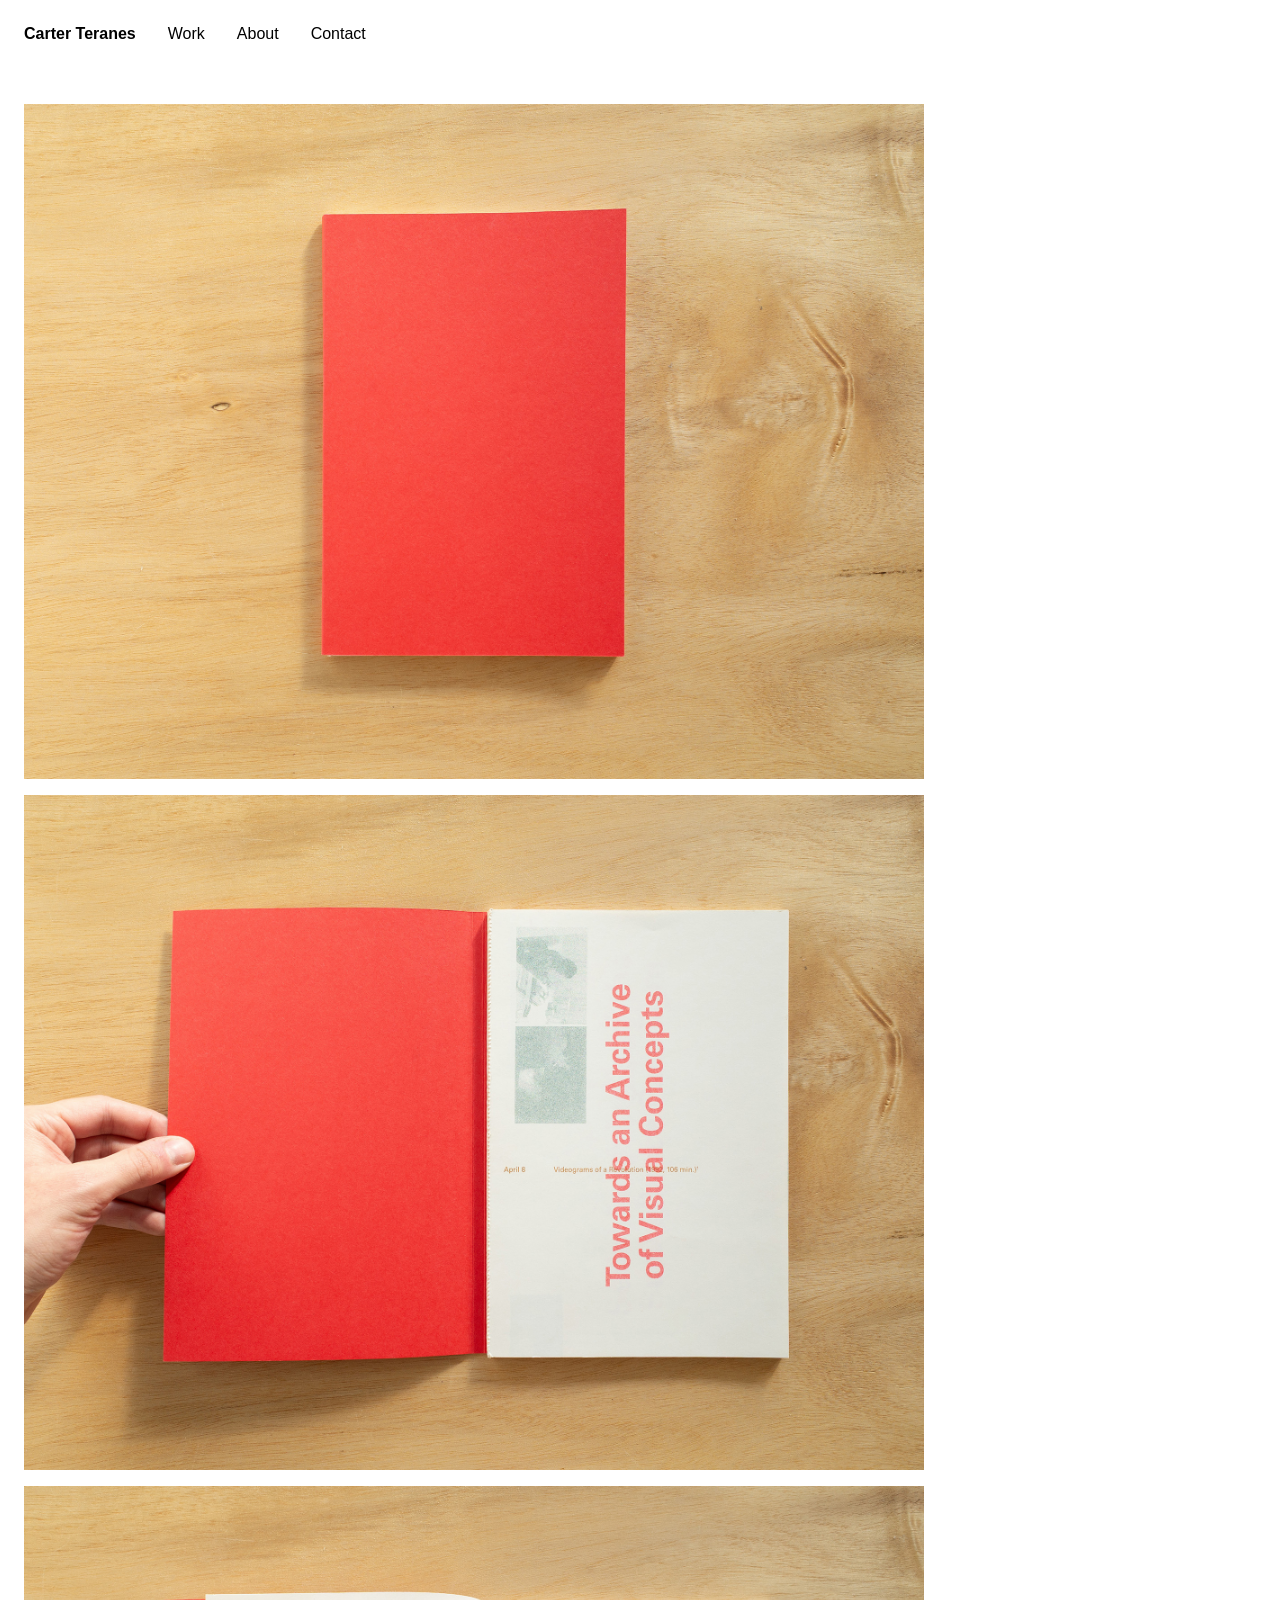
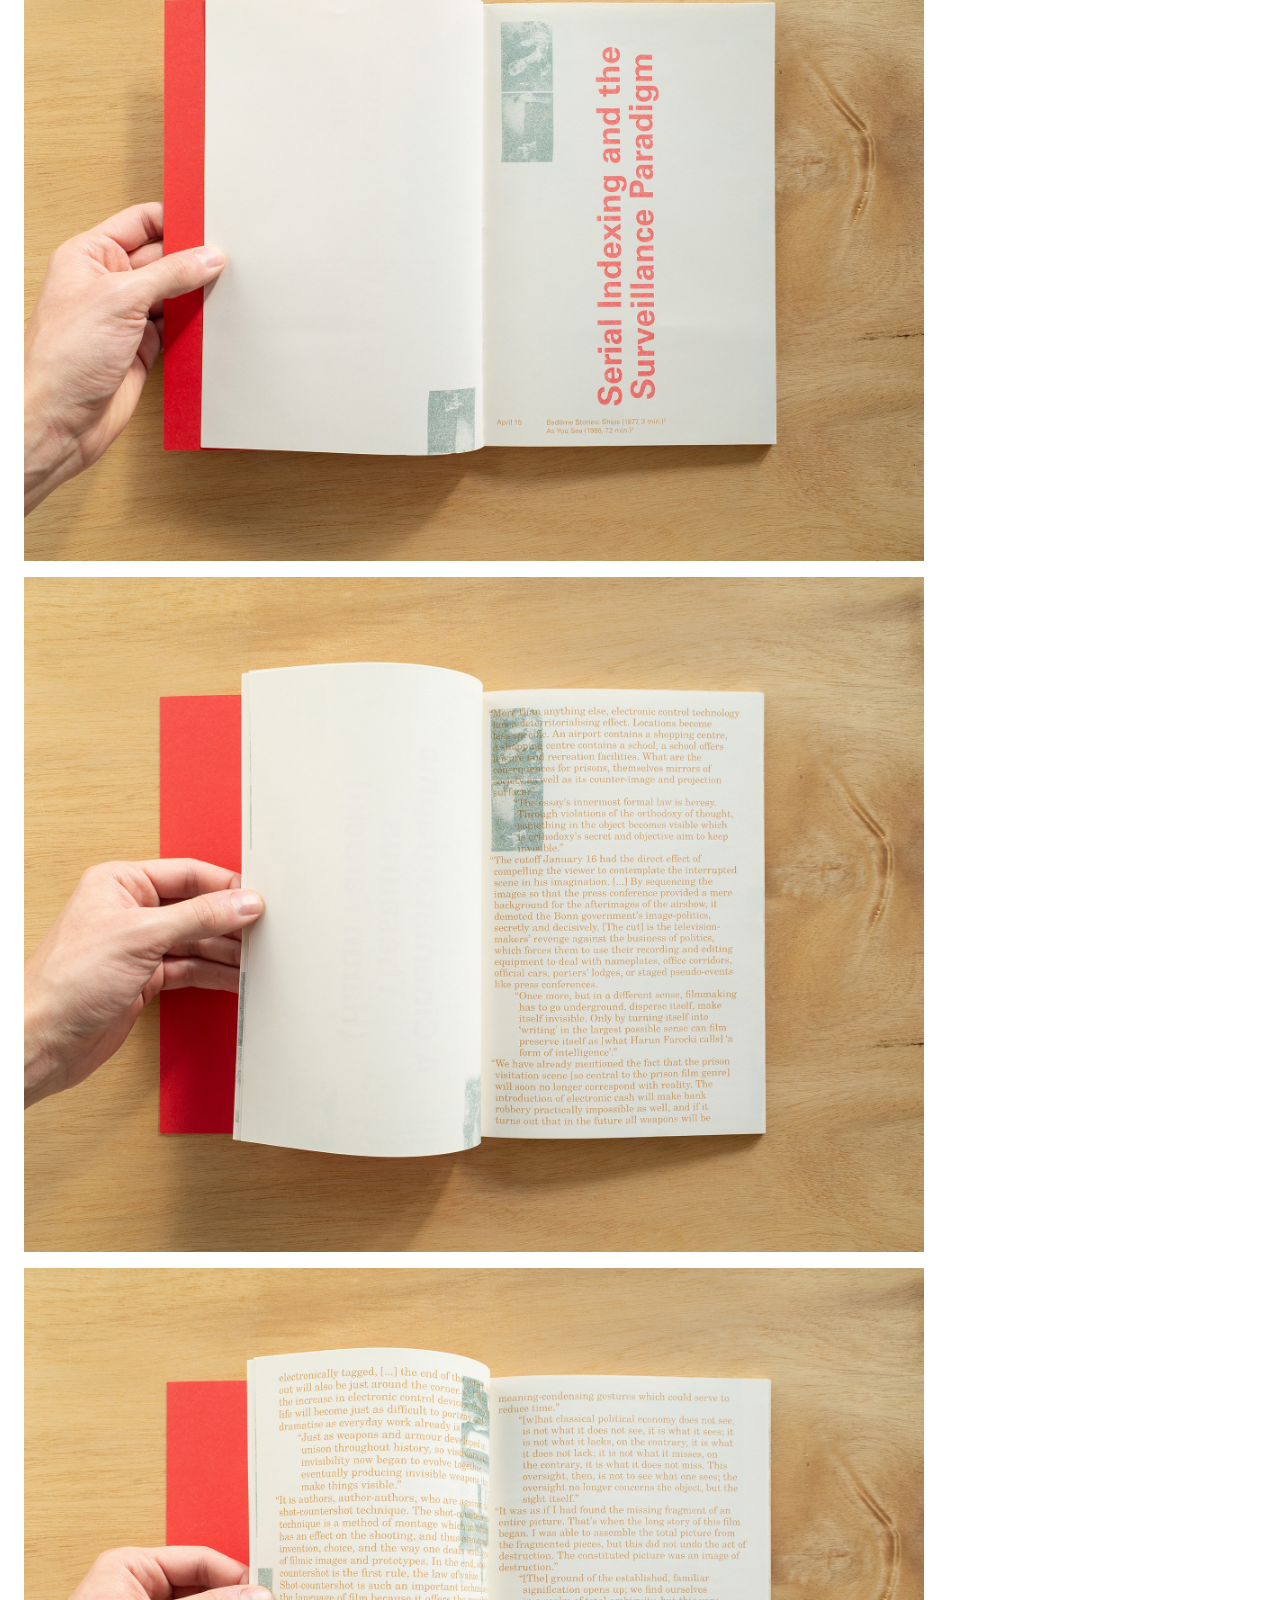
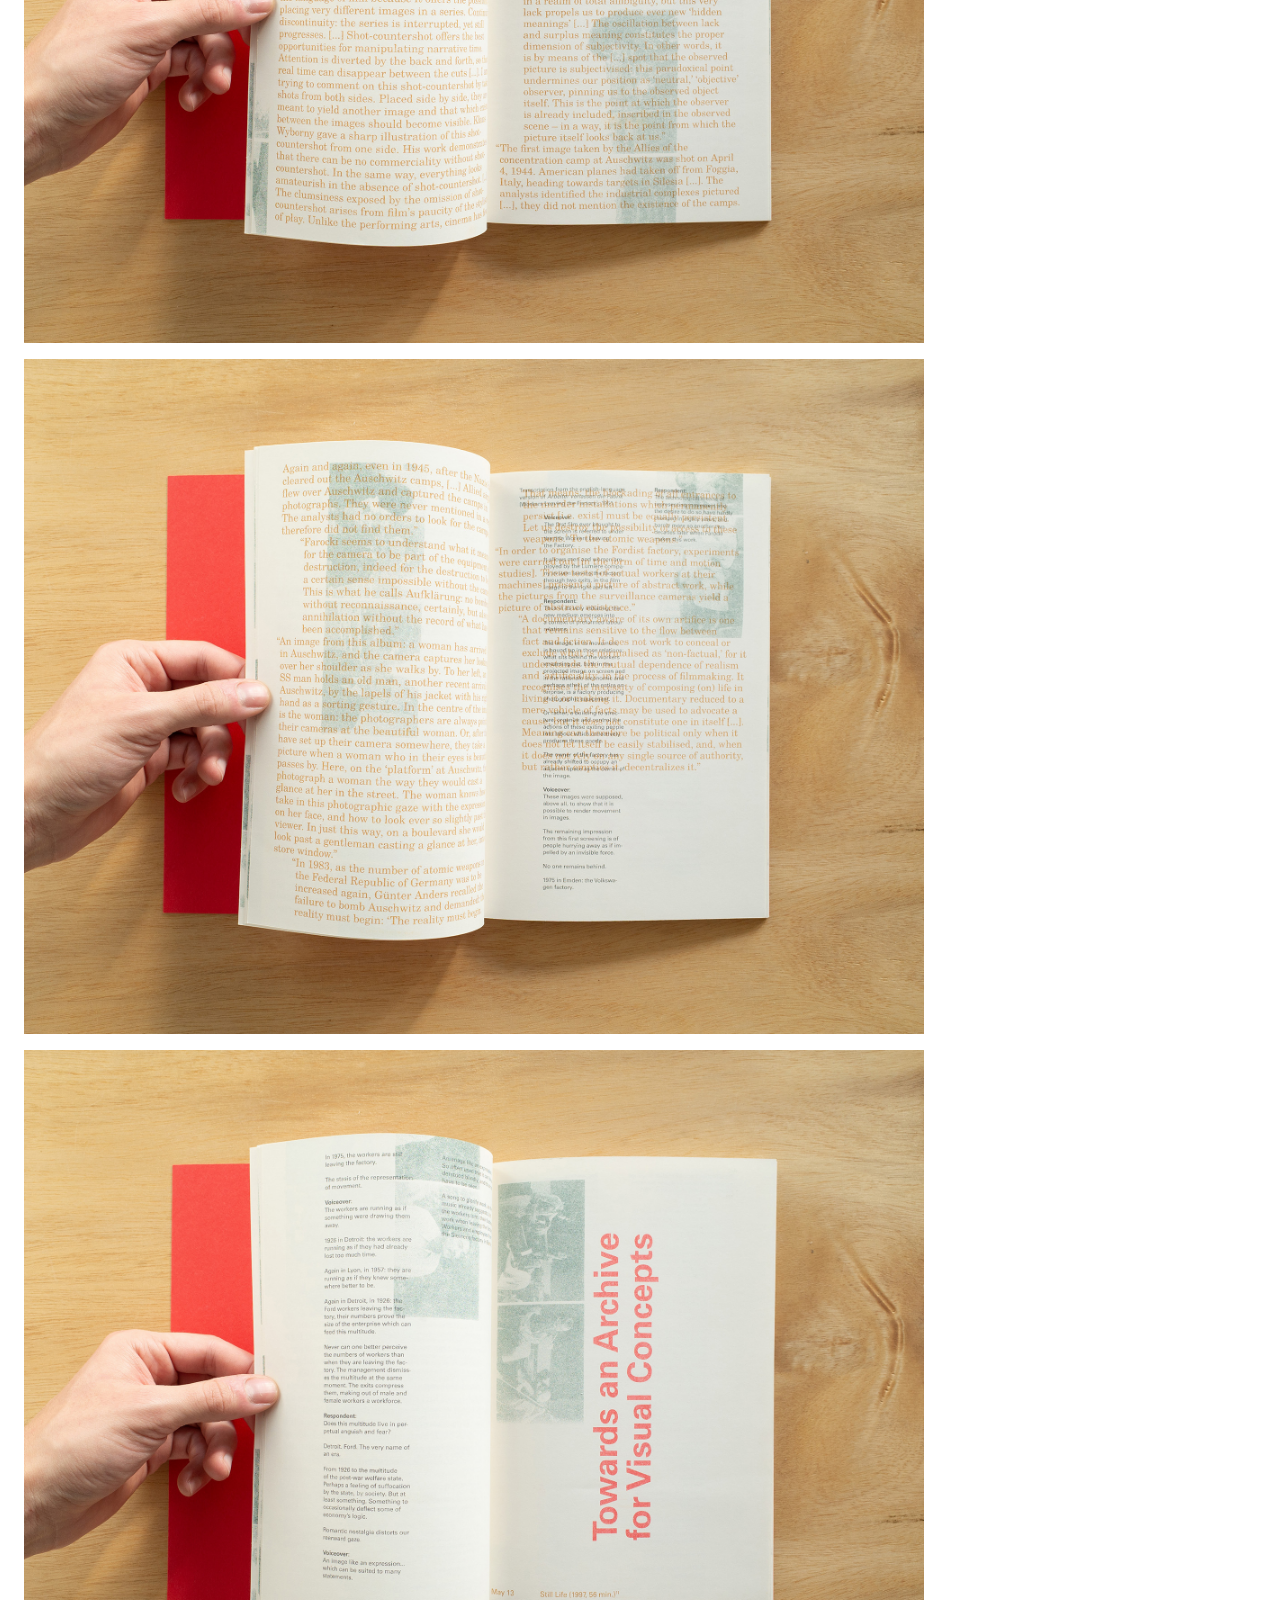
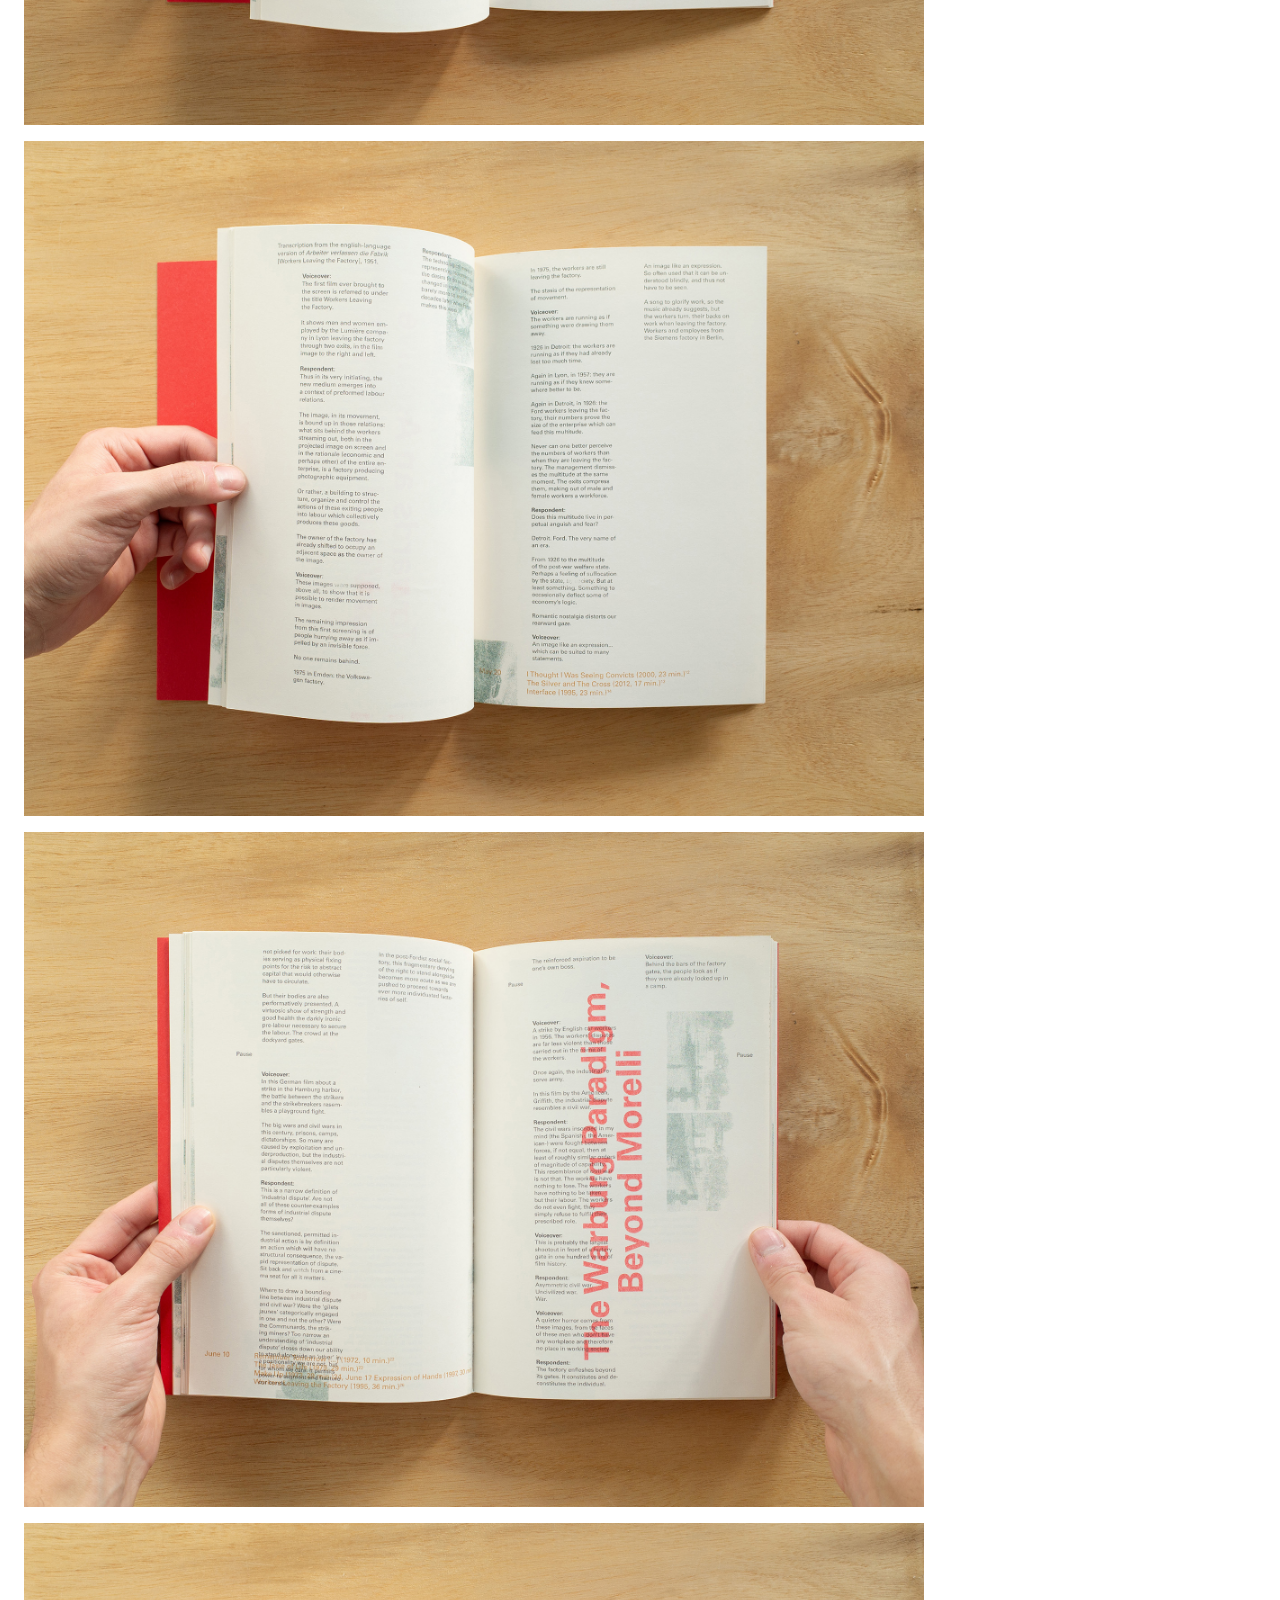
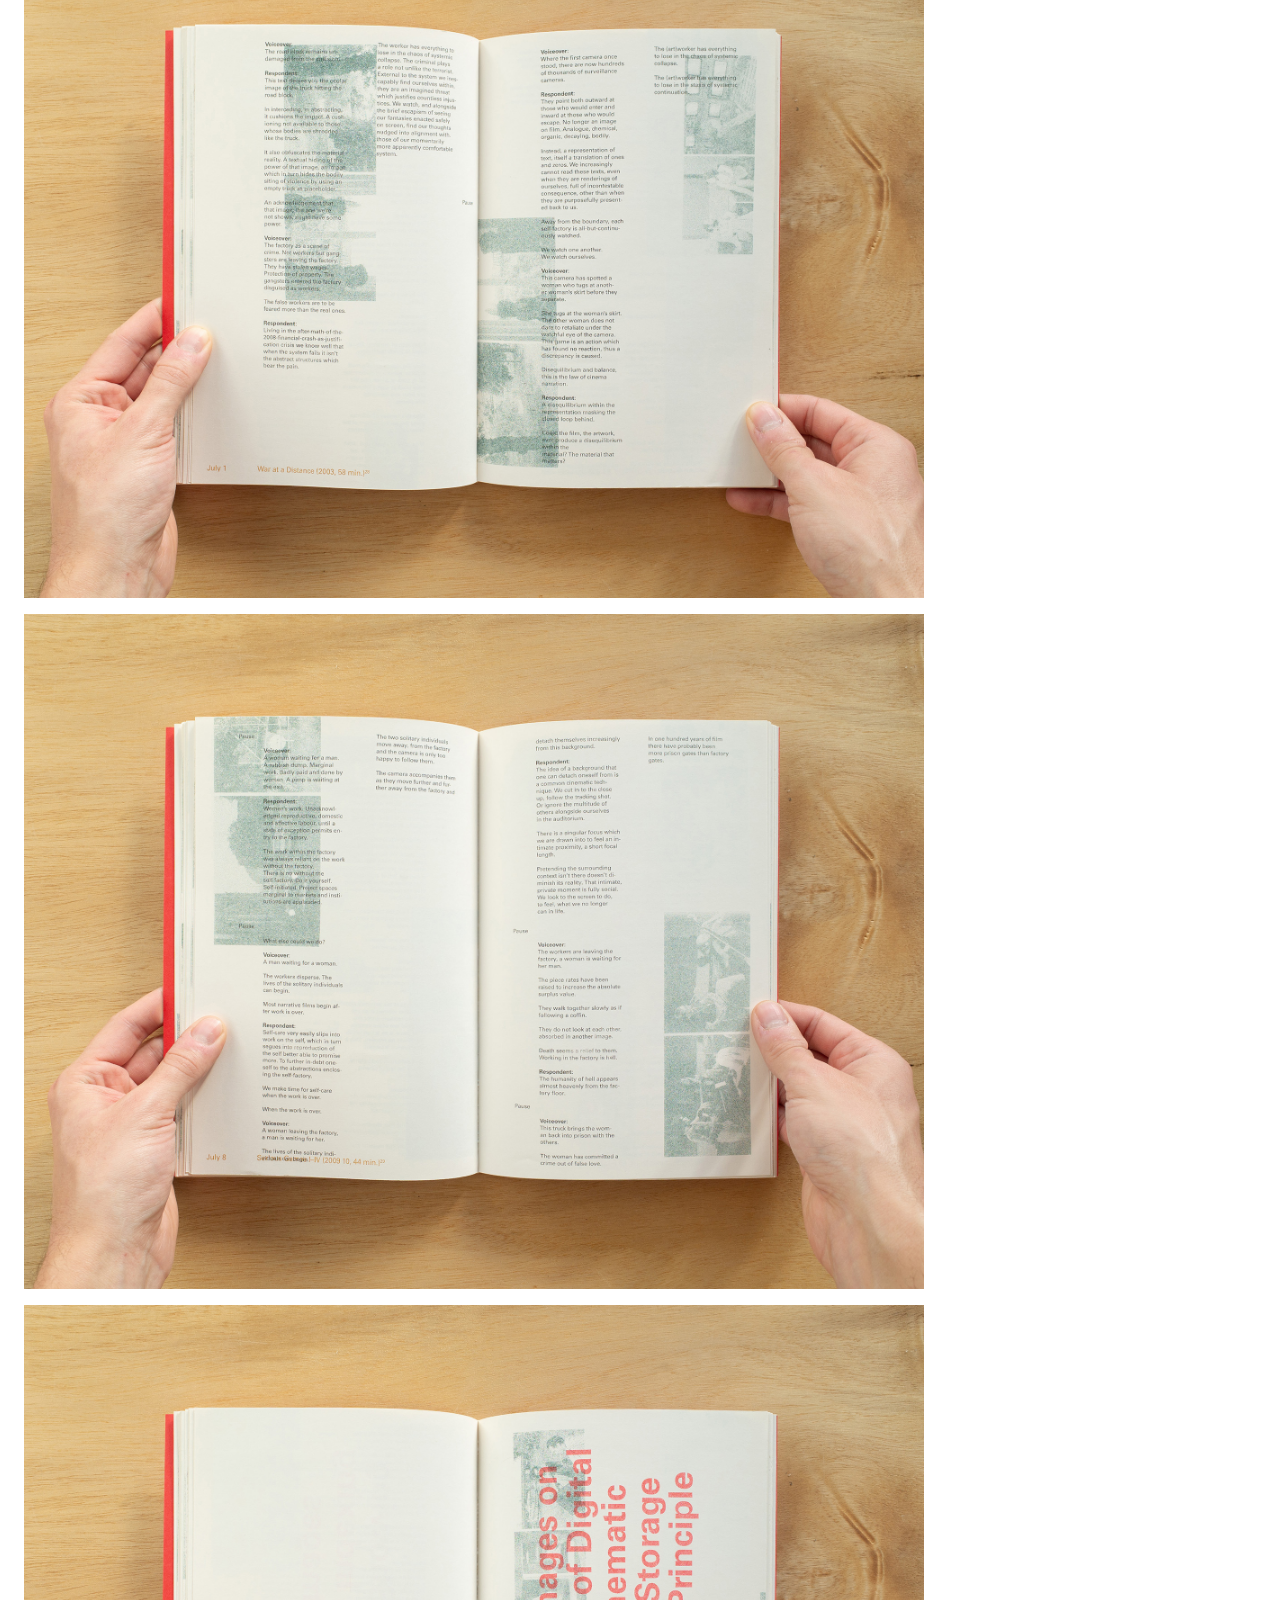
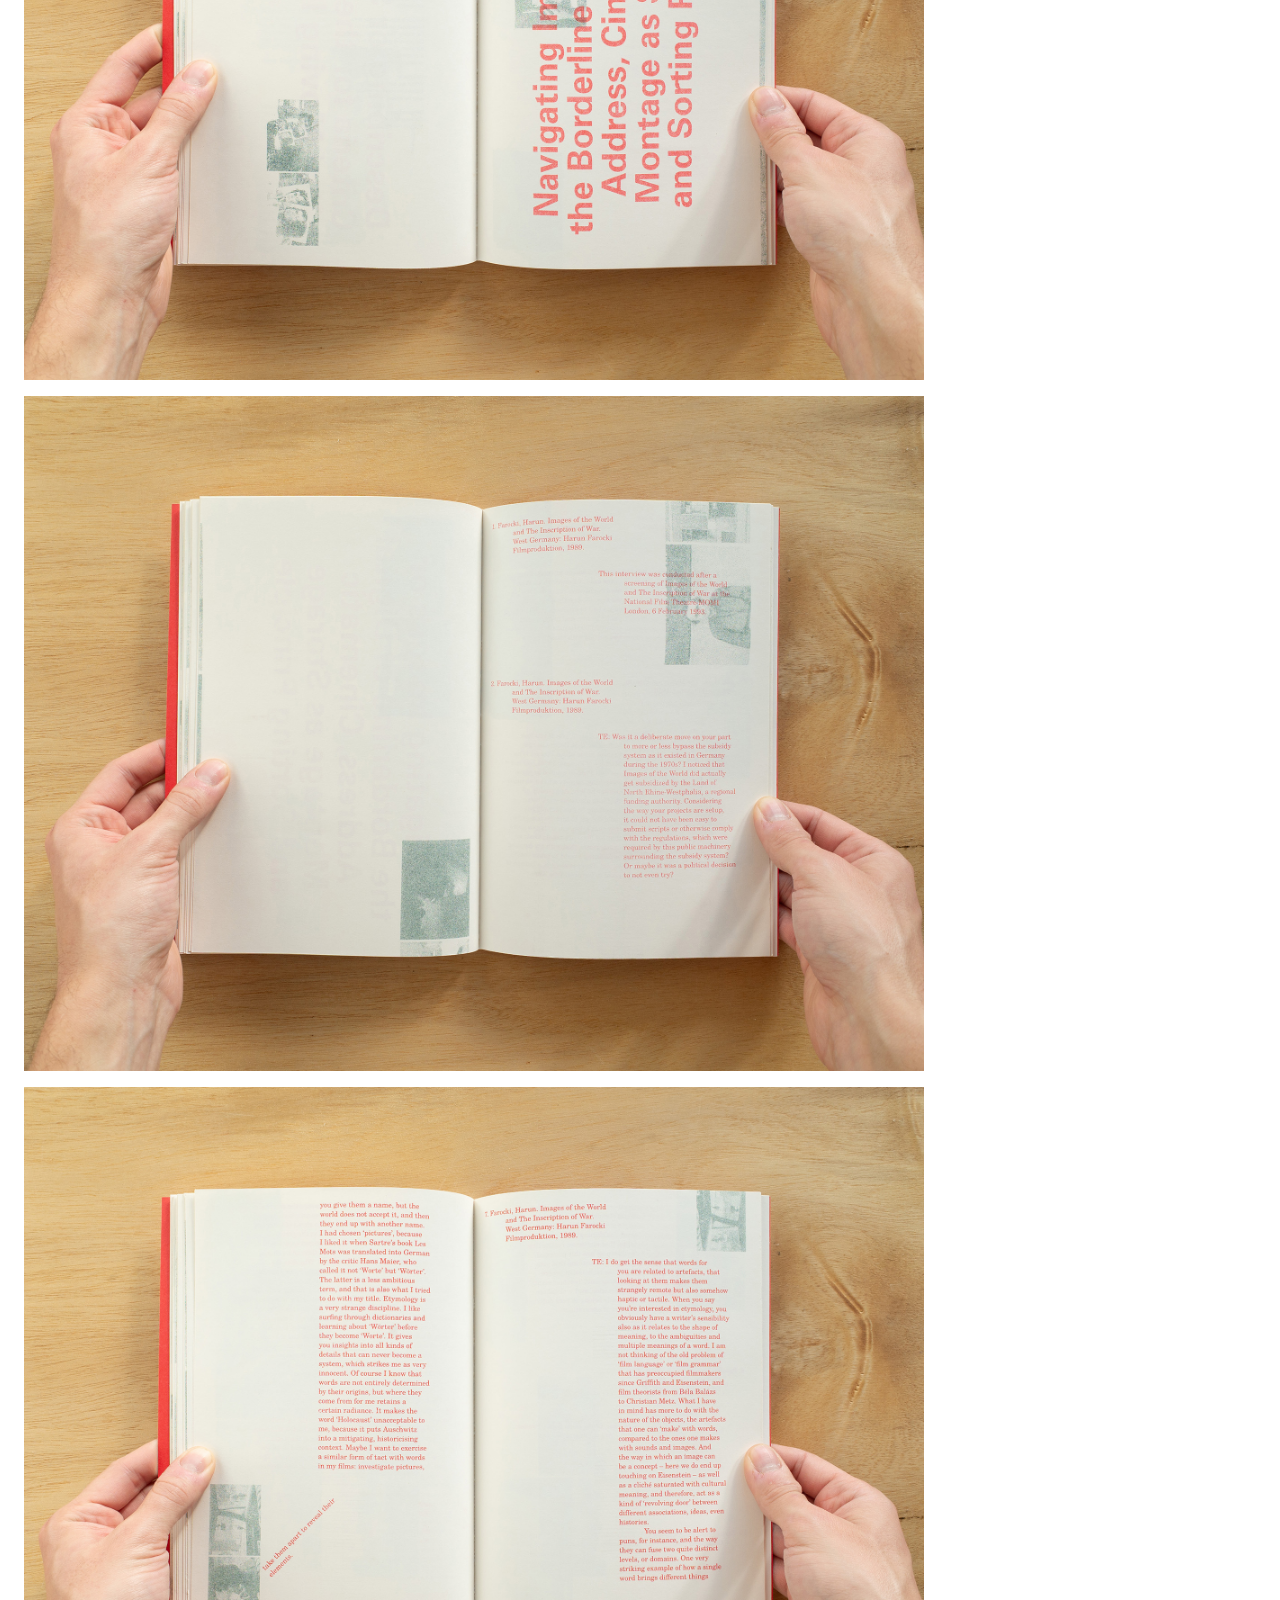
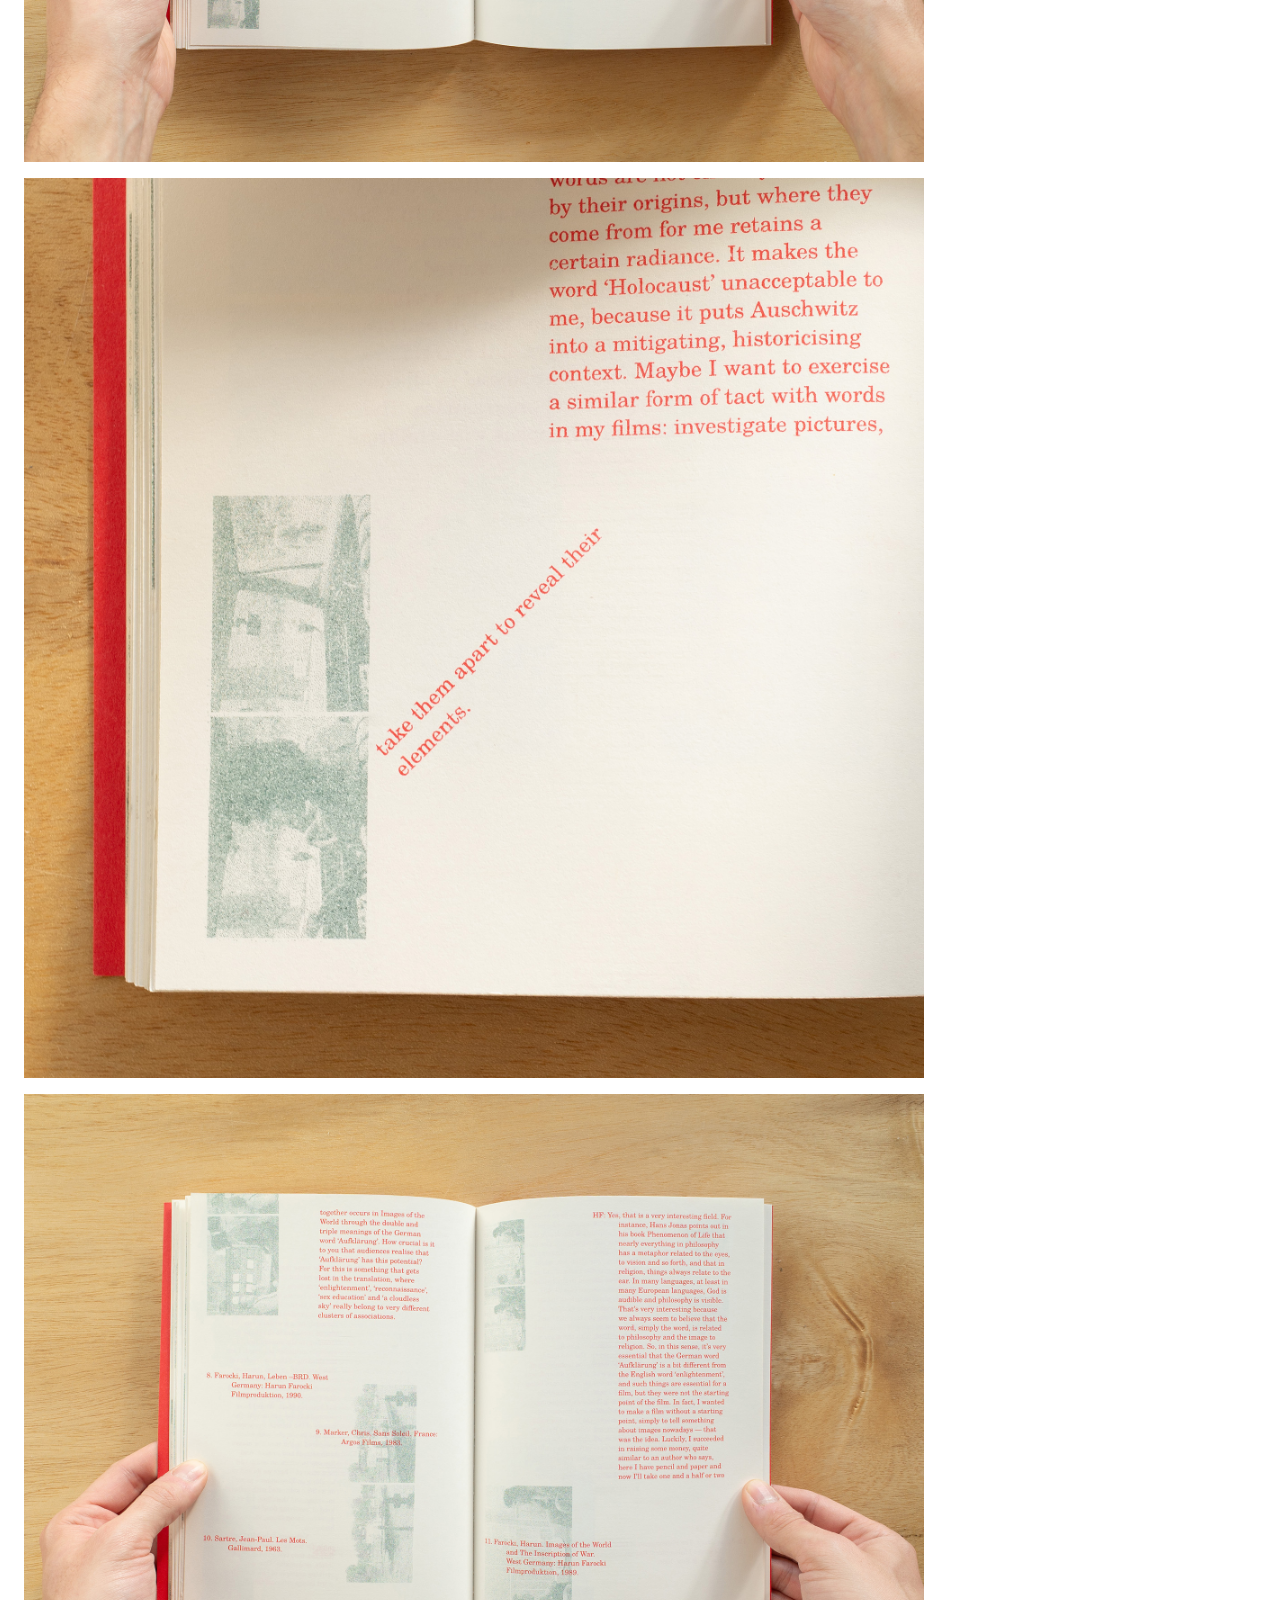
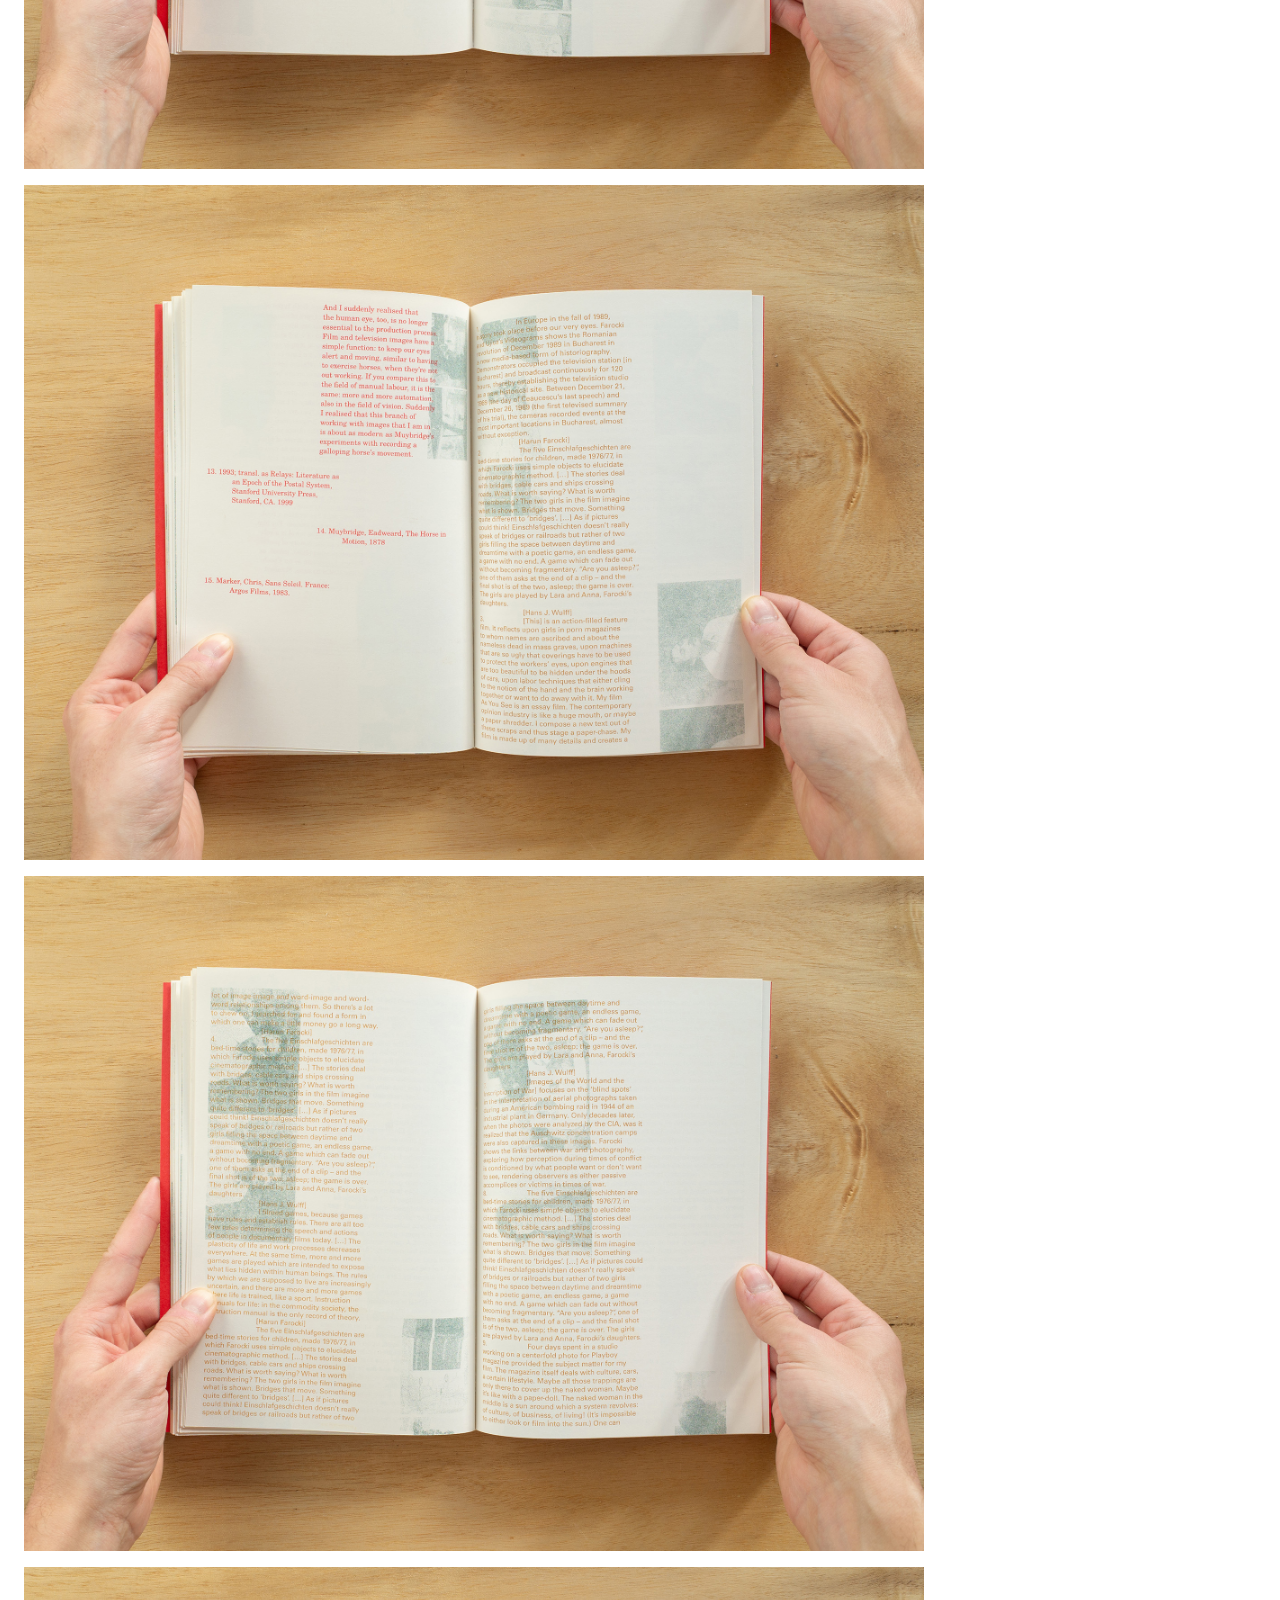
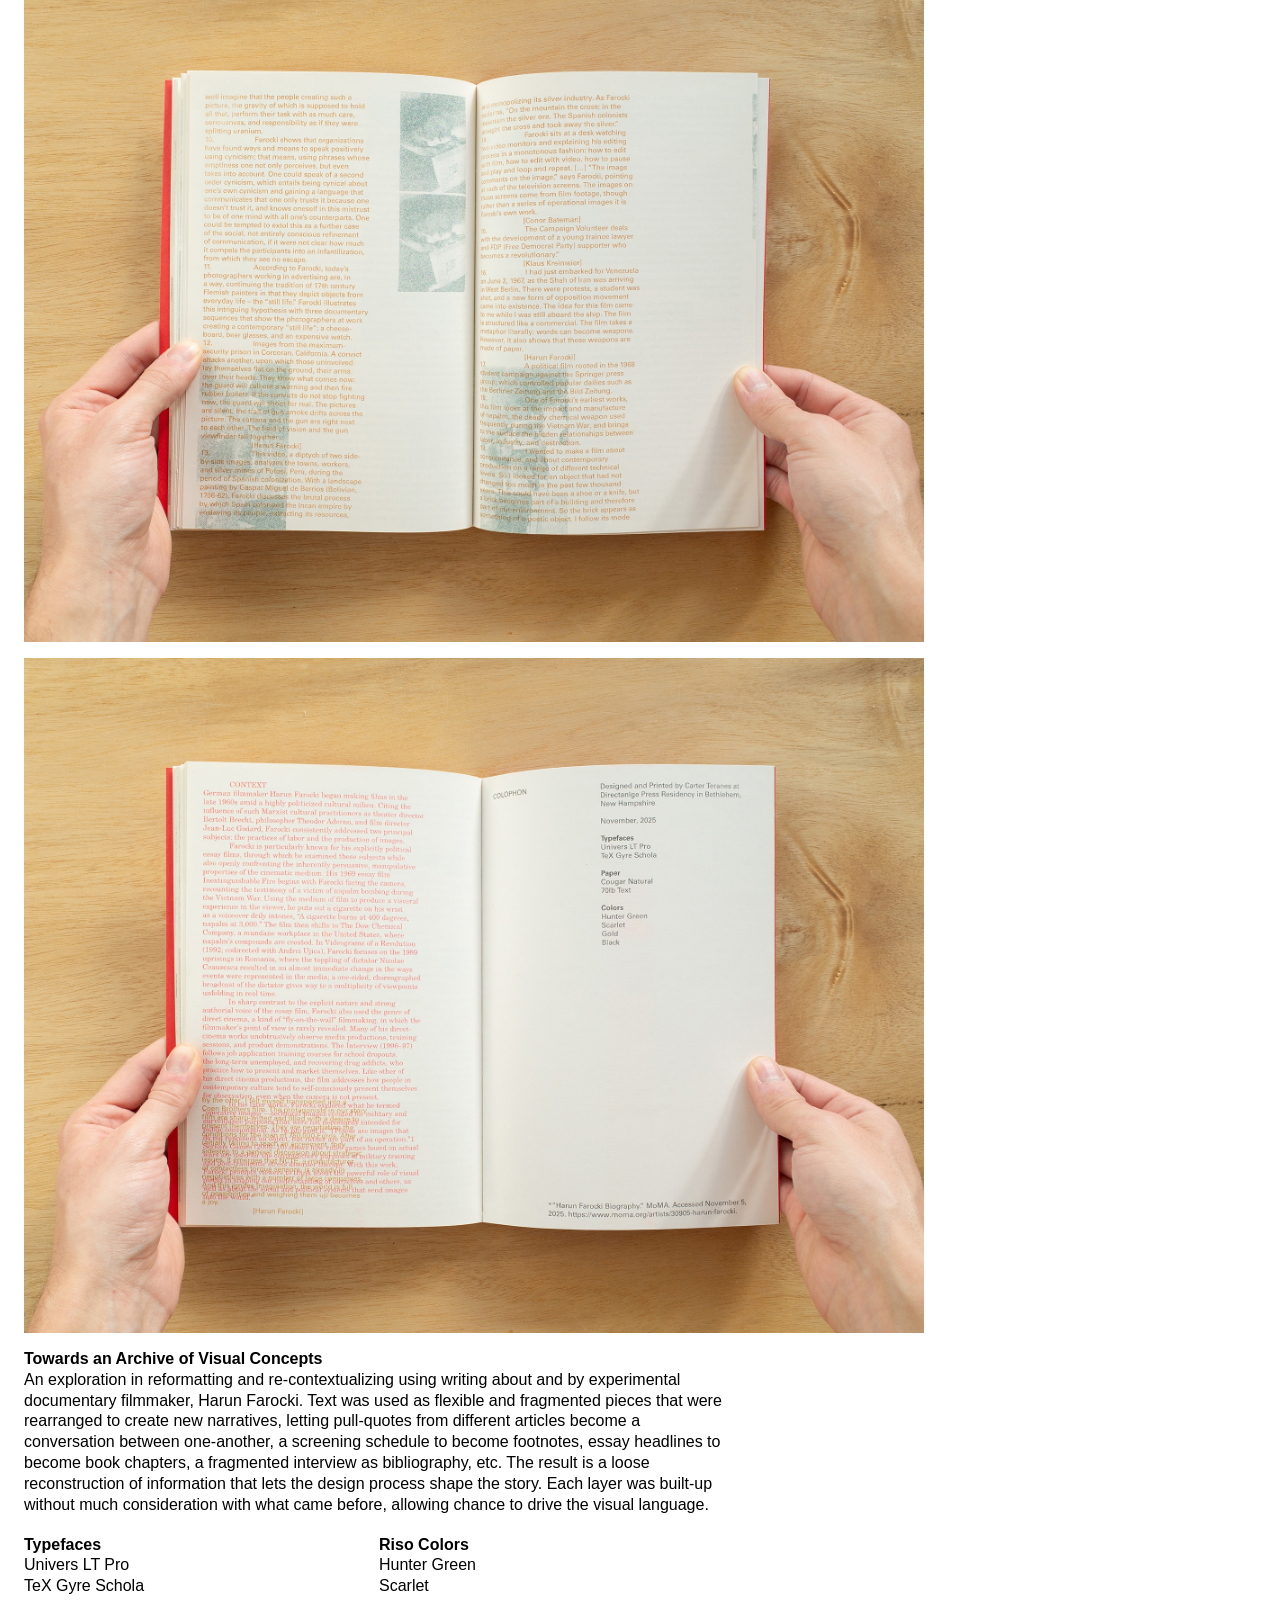
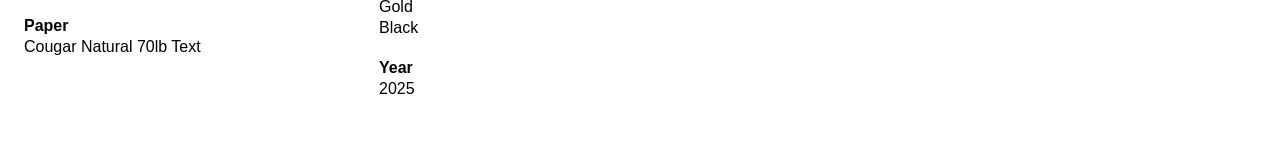
<file: towards-an-archive.html>
<!DOCTYPE html>
<html lang="en">
<head>
    <meta charset="UTF-8">
    <meta name="viewport" content="width=device-width, initial-scale=1.0">
    <title>Carter Teranes</title>
    <link rel="stylesheet" href="styles.css">
    <link rel="icon" type="image/png" href="imgs/favicon.png">
</head>
<body>

    <div class="header">
        <div class="item"><h1><a href="index.html" class="label">Carter Teranes</a></h1></div>
        <div class="item"><p><a href="index.html" class="button">Work</a></p></div>
        <div class="item"><p><a href="about.html" class="button">About</a></p></div>
        <div class="item"><p><a href="contact.html" class="button">Contact</a></p></div>
    </div>

    <div class="container">

        <img src="imgs/towards-an-archive/A0001029.jpg"><br>
        <img src="imgs/towards-an-archive/A0001030.jpg"><br>
        <img src="imgs/towards-an-archive/A0001032.jpg"><br>
        <img src="imgs/towards-an-archive/A0001036.jpg"><br>
        <img src="imgs/towards-an-archive/A0001037.jpg"><br>
        <img src="imgs/towards-an-archive/A0001038.jpg"><br>
        <img src="imgs/towards-an-archive/A0001039.jpg"><br>
        <img src="imgs/towards-an-archive/A0001040.jpg"><br>
        <img src="imgs/towards-an-archive/A0001044.jpg"><br>
        <img src="imgs/towards-an-archive/A0001046.jpg"><br>
        <img src="imgs/towards-an-archive/A0001047.jpg"><br>
        <img src="imgs/towards-an-archive/A0001048.jpg"><br>
        <img src="imgs/towards-an-archive/A0001049.jpg"><br>
        <img src="imgs/towards-an-archive/A0001051.jpg"><br>
        <img src="imgs/towards-an-archive/A0001070.jpg"><br>
        <img src="imgs/towards-an-archive/A0001052.jpg"><br>
        <img src="imgs/towards-an-archive/A0001054.jpg"><br>
        <img src="imgs/towards-an-archive/A0001055.jpg"><br>
        <img src="imgs/towards-an-archive/A0001056.jpg"><br>
        <img src="imgs/towards-an-archive/A0001060.jpg"><br>

        <div class="textblock">

            <h1>Towards an Archive of Visual Concepts</h1>
            <p>An exploration in reformatting and re-contextualizing using writing about and by experimental documentary filmmaker, Harun Farocki. Text was used as flexible and fragmented pieces that were rearranged to create new narratives, letting pull-quotes from different articles become a conversation between one-another, a screening schedule to become footnotes, essay headlines to become book chapters, a fragmented interview as bibliography, etc. The result is a loose reconstruction of information that lets the design process shape the story. Each layer was built-up without much consideration with what came before, allowing chance to drive the visual language.</p>

                    <div class="columnbox">

                <div class="column">

        <p><strong>Typefaces</strong><br>
        Univers LT Pro<br>
        TeX Gyre Schola<br></p>

        <p><strong>Paper</strong><br>
        Cougar Natural 70lb Text</p>
       
            </div>

            <div class="column">

        <p><strong>Riso Colors</strong><br>
Hunter Green<br>
Scarlet<br>
Gold<br>
Black</p>

        <p><strong>Year</strong><br>
        2025</p>
            
            </div>

        </div>


        </div>

    </div>

</body>
</html>
</file>
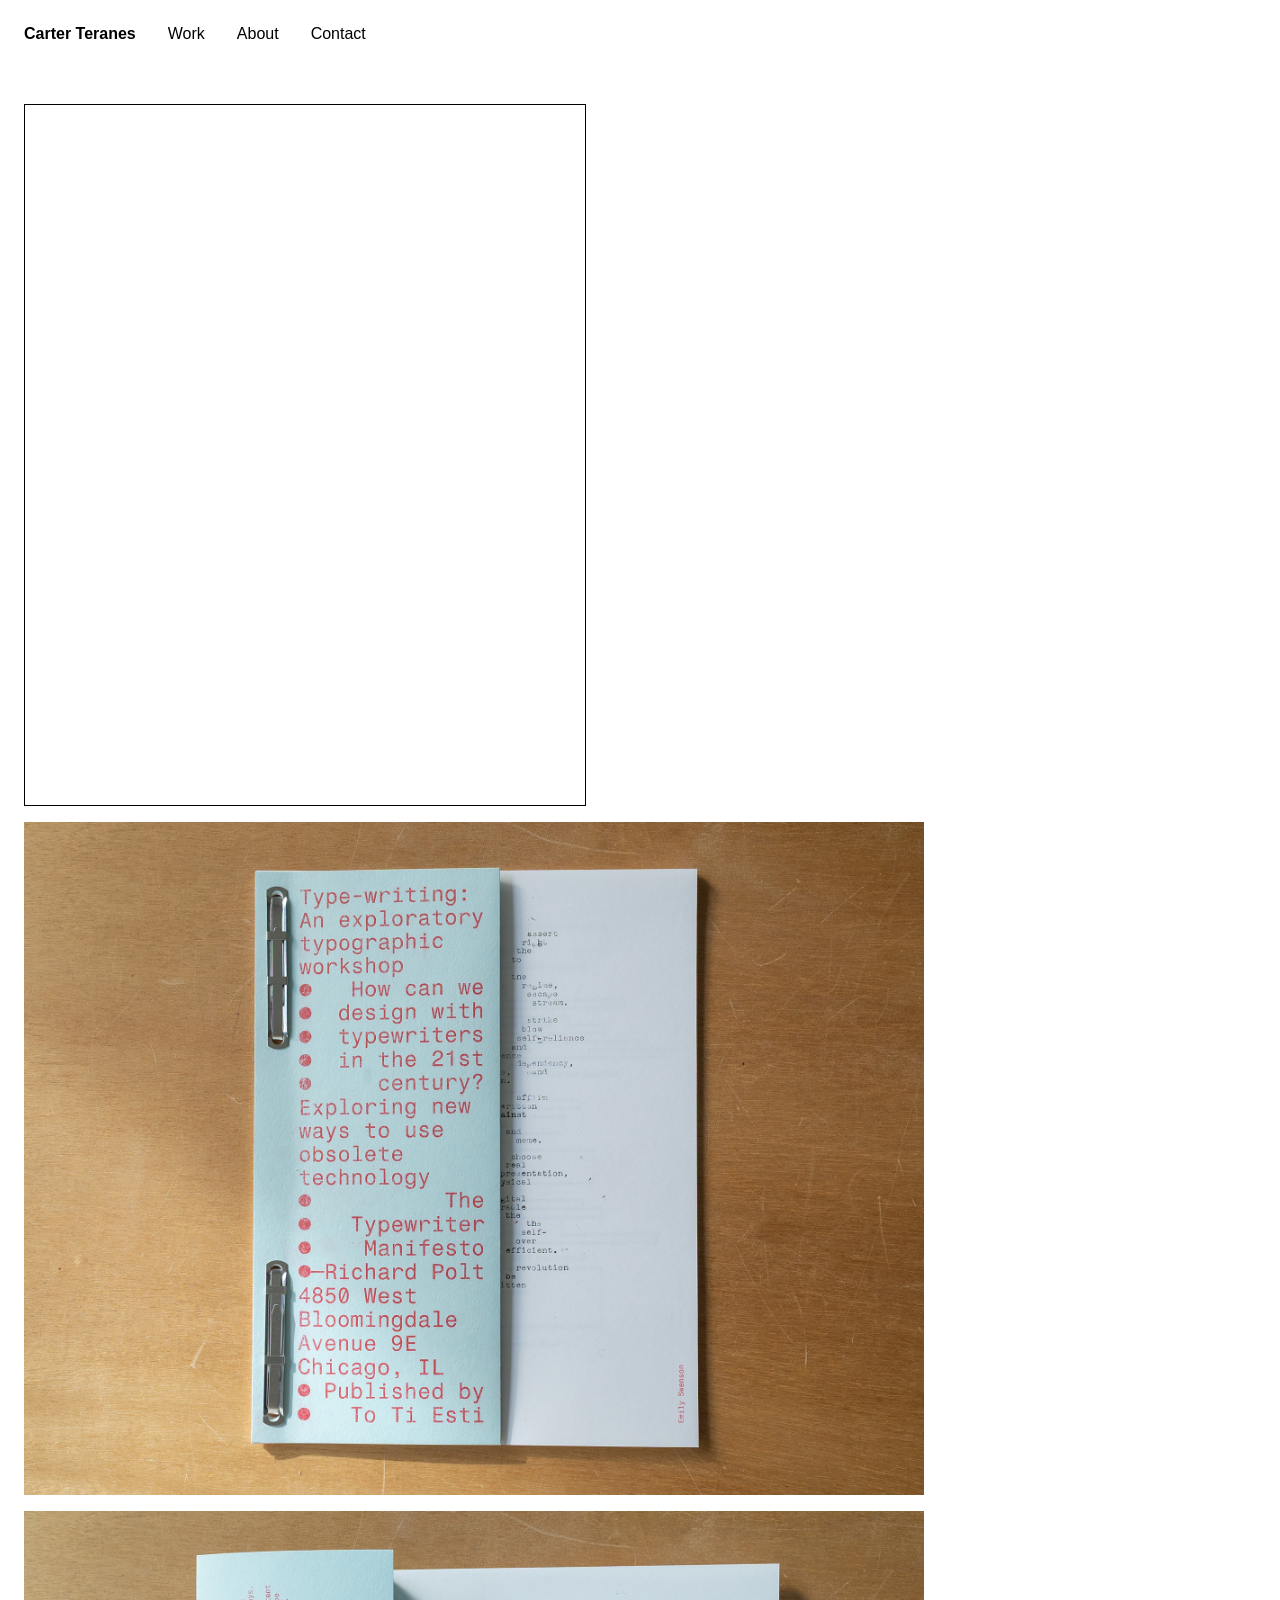
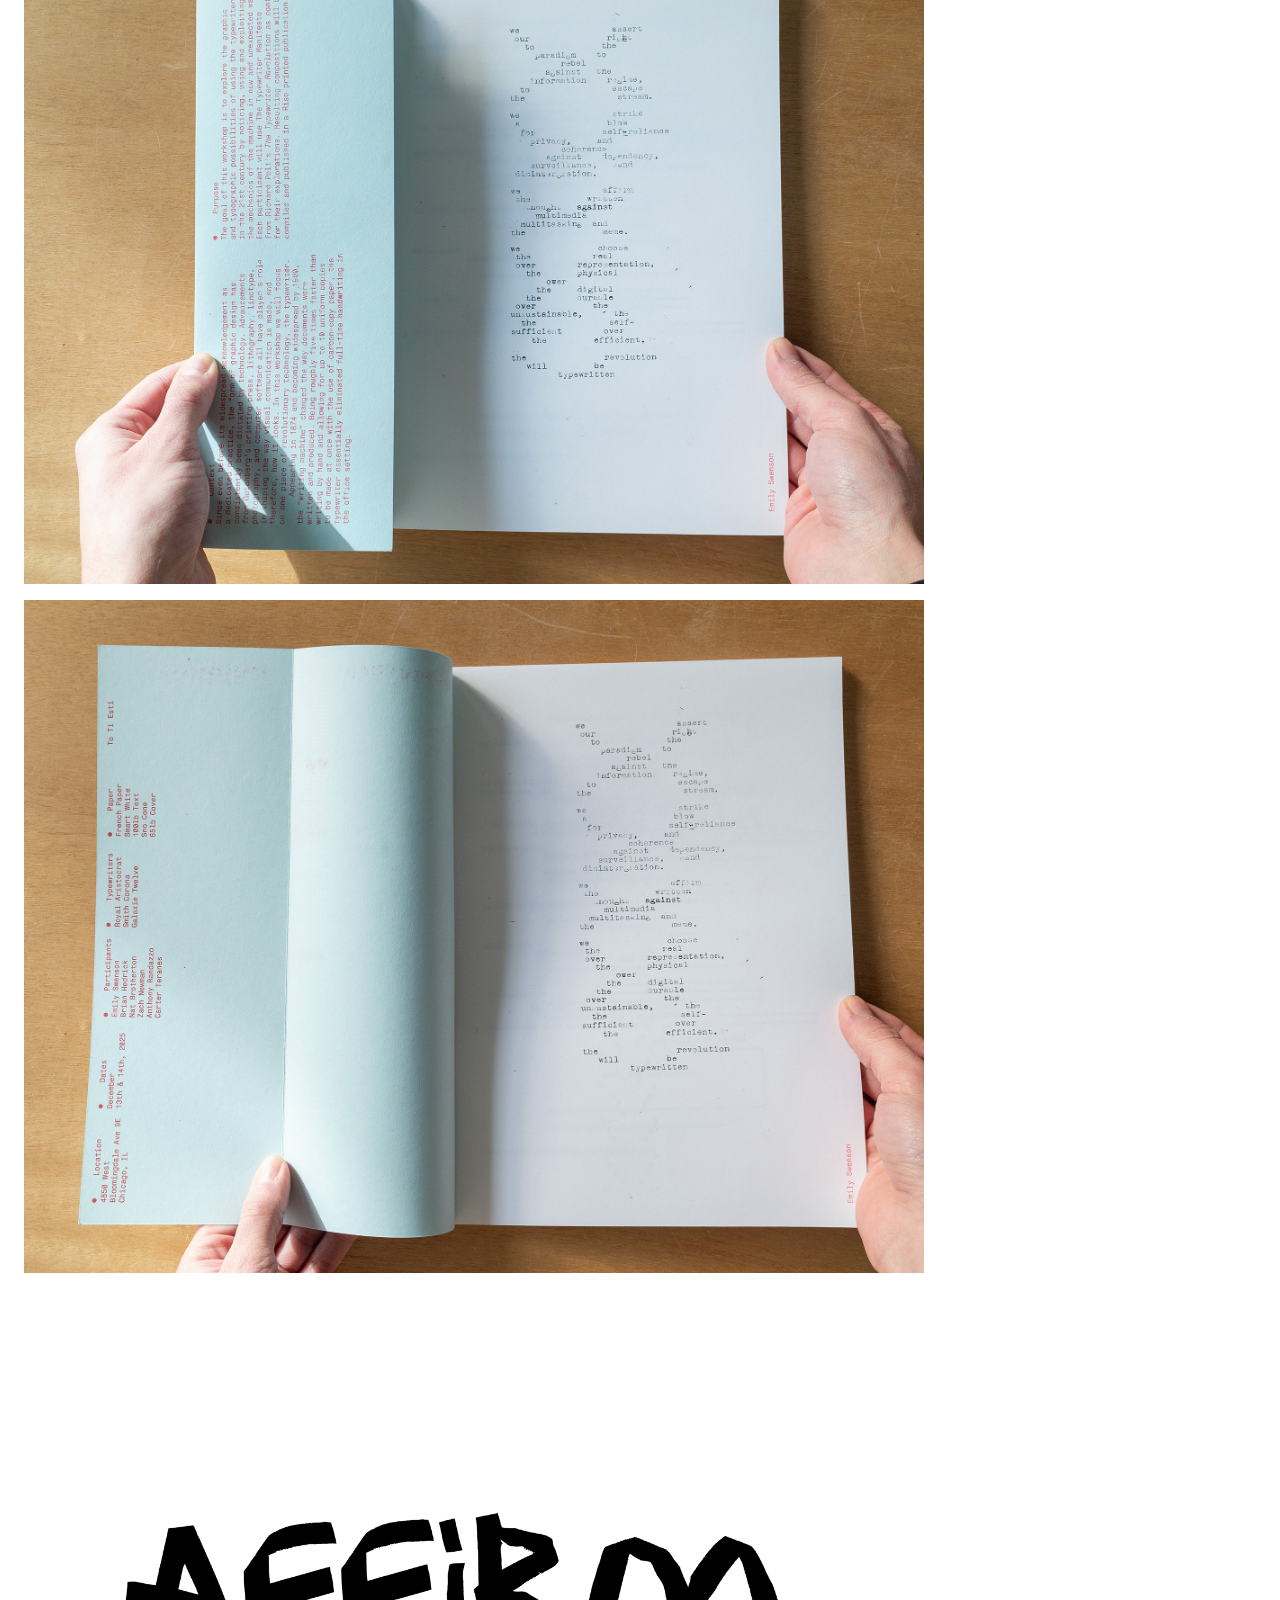
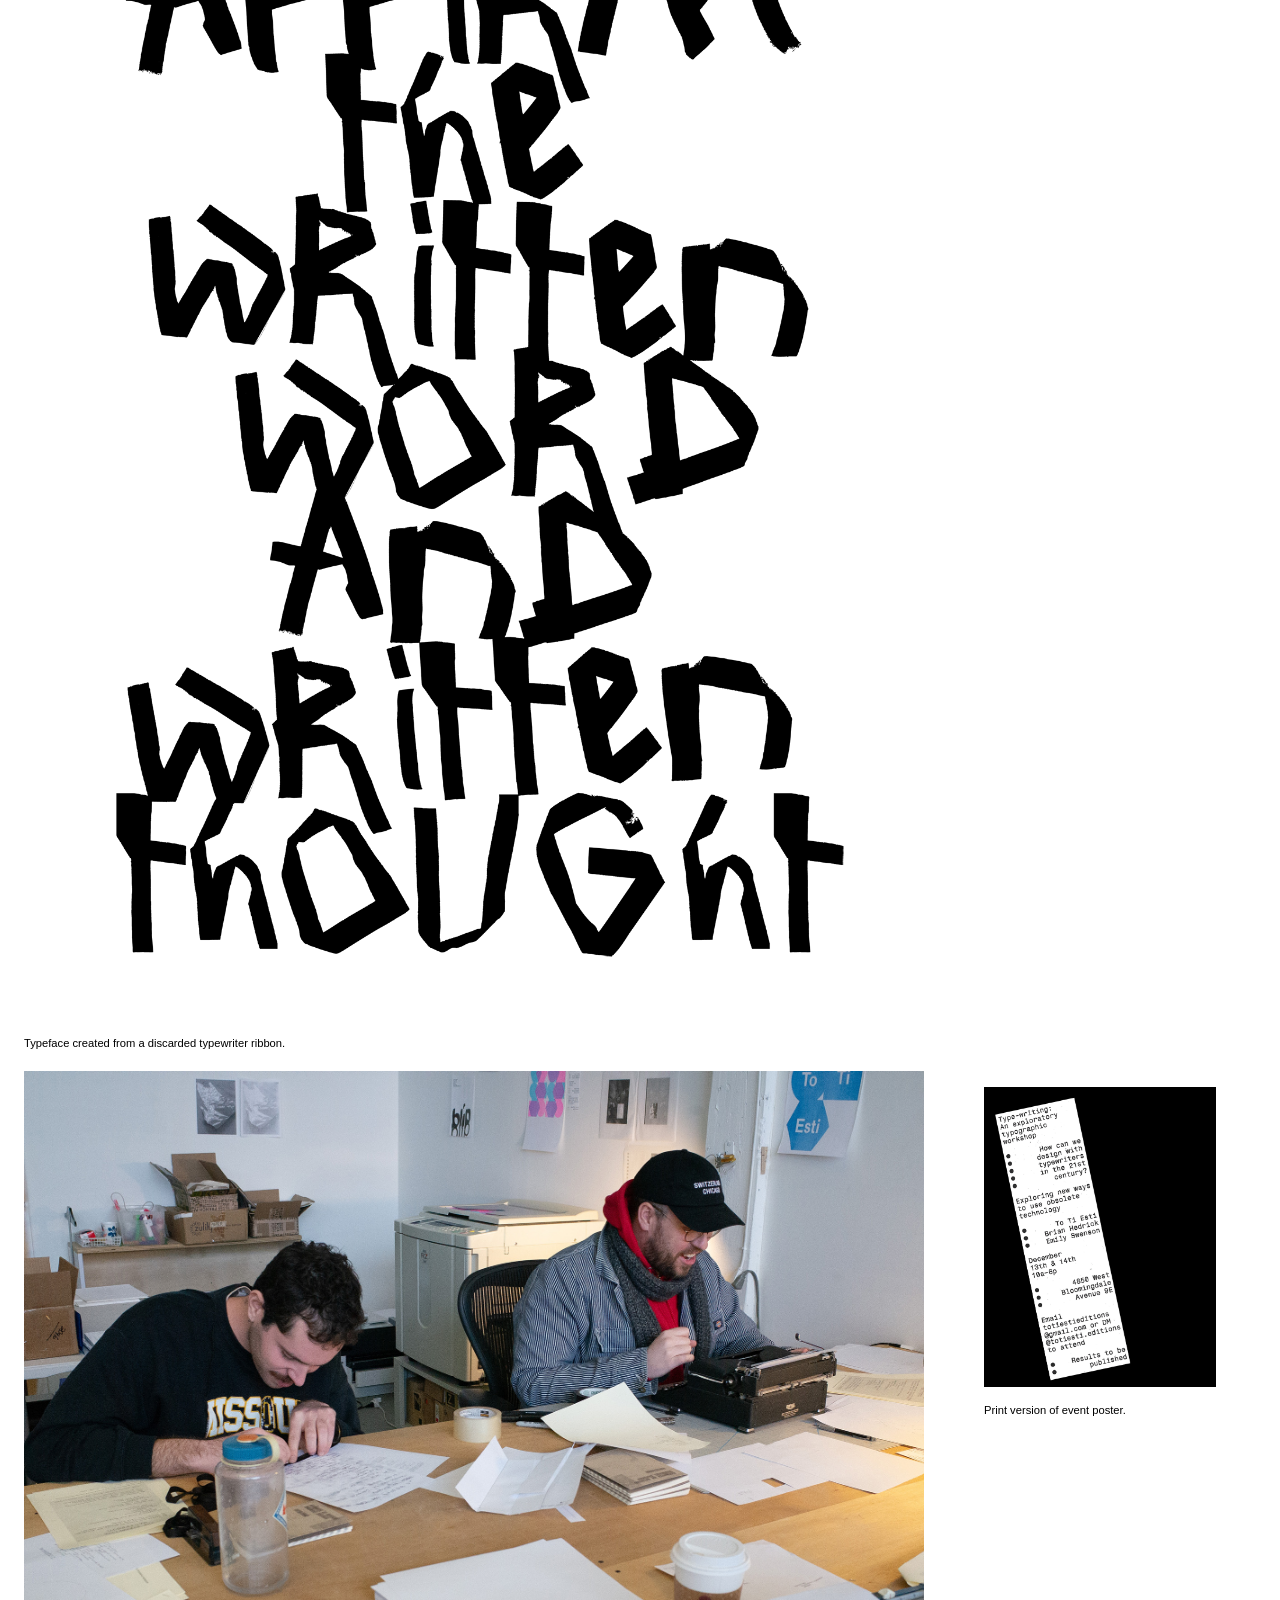
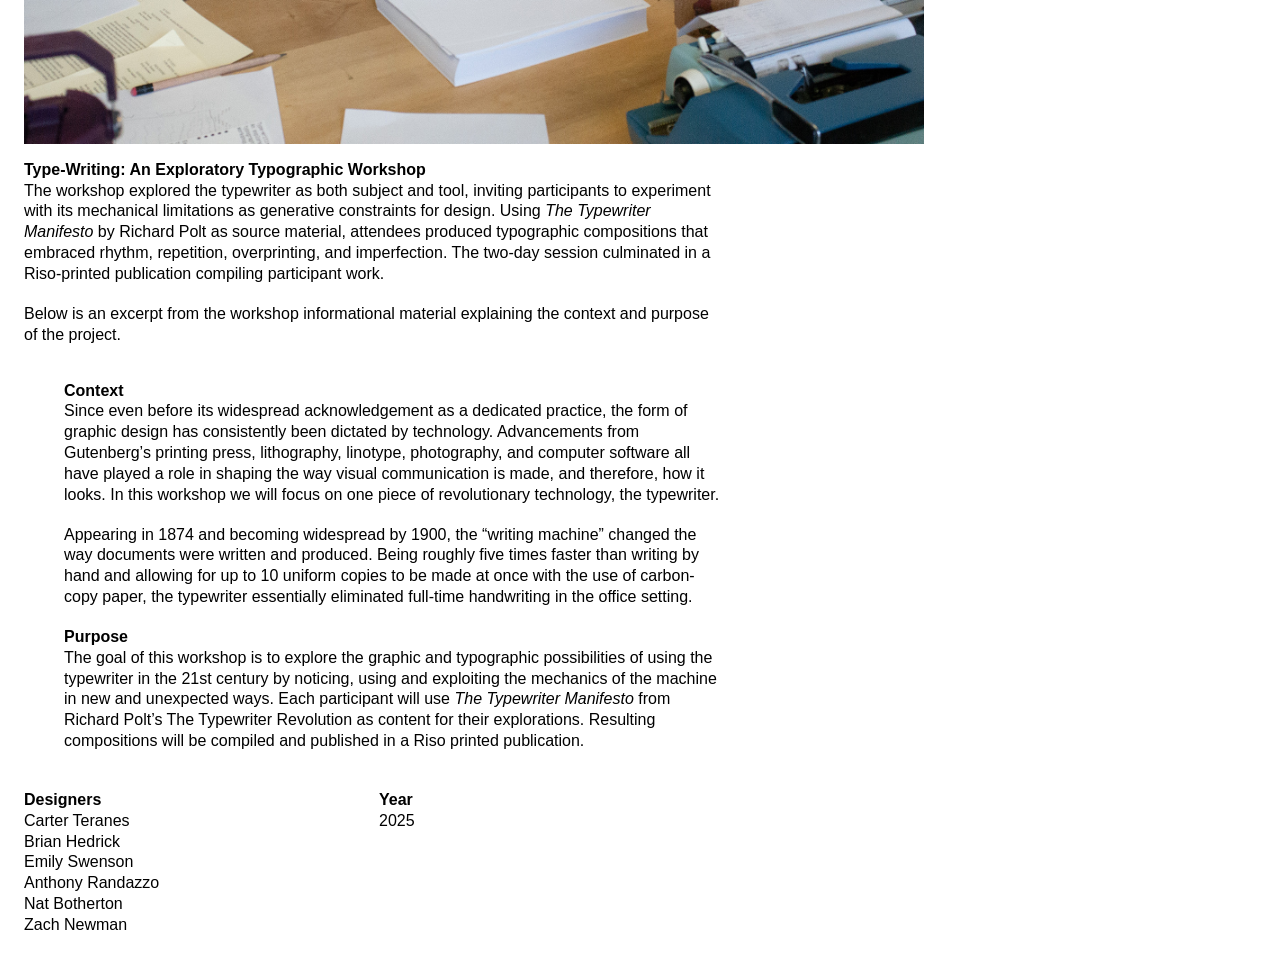
<file: type-writing.html>
<!DOCTYPE html>
<html lang="en">
<head>
    <meta charset="UTF-8">
    <meta name="viewport" content="width=device-width, initial-scale=1.0">
    <title>Carter Teranes</title>
    <link rel="stylesheet" href="styles.css">
    <link rel="icon" type="image/png" href="imgs/favicon.png">
</head>
<body>

    <div class="header">
        <div class="item"><h1><a href="index.html" class="label">Carter Teranes</a></h1></div>
        <div class="item"><p><a href="index.html" class="button">Work</a></p></div>
        <div class="item"><p><a href="about.html" class="button">About</a></p></div>
        <div class="item"><p><a href="contact.html" class="button">Contact</a></p></div>
    </div>

    <div class="container">

            <video    style="border: 1px solid black; aspect-ratio: 4 / 5;" height="700px" autoplay muted preload loop playsinline>
                <source src="imgs/type-writing/type-writing-workshop-instagram-poster-02.mp4" type="video/mp4">
            </video><br>

        <img src="imgs/type-writing/A0020001.jpg"><br>
        <img src="imgs/type-writing/A0020003.jpg"><br>
        <img src="imgs/type-writing/A0020004.jpg"><br>

        <video style="max-width: 900px;" autoplay muted preload loop playsinline>
        <source src="imgs/type-writing/typewriter-workshop-page-animation.mp4" type="video/mp4">
        </video><br>

        <img src="imgs/type-writing/affirmation.png"><br>
            <figcaption>Typeface created from a discarded typewriter ribbon.</figcaption><br>
        <img src="imgs/type-writing/A0001147.jpg">
                <figure>
            <img src="imgs/type-writing/type-writer-scans 6.jpeg">
            <figcaption>Print version of event poster.</figcaption>
        </figure><br>


        <div class="textblock">

            <h1>Type-Writing: An Exploratory Typographic Workshop</h1>
            <p>The workshop explored the typewriter as both subject and tool, inviting participants to experiment with its mechanical limitations as generative constraints for design. Using <em>The Typewriter Manifesto</em> by Richard Polt as source material, attendees produced typographic compositions that embraced rhythm, repetition, overprinting, and imperfection. The two-day session culminated in a Riso-printed publication compiling participant work.</p>

            <p>Below is an excerpt from the workshop informational material explaining the context and purpose of the project.</p>

            <blockquote>
                <p><strong>Context</strong><br>
                Since even before its widespread acknowledgement as a dedicated practice, the form of graphic design has consistently been dictated by technology. Advancements from Gutenberg’s printing press, lithography, linotype, photography, and computer software all have played a role in shaping the way visual communication is made, and therefore, how it looks. In this workshop we will focus on one piece of revolutionary technology, the typewriter.</p>

                <p>Appearing in 1874 and becoming widespread by 1900, the “writing machine” changed the way documents were written and produced. Being roughly five times faster than writing by hand and allowing for up to 10 uniform copies to be made at once with the use of carbon-copy paper, the typewriter essentially eliminated full-time handwriting in the office setting.</p>

                <p><strong>Purpose</strong><br>
                The goal of this workshop is to explore the graphic and typographic possibilities of using the typewriter in the 21st century by noticing, using and exploiting the mechanics of the machine in new and unexpected ways. Each participant will use <em>The Typewriter Manifesto</em> from Richard Polt’s The Typewriter Revolution as content for their explorations. Resulting compositions will be compiled and published in a Riso printed publication.</p>

            </blockquote>


        <div class="columnbox">

                <div class="column">

        <p><strong>Designers</strong><br>
        Carter Teranes<br>
        Brian Hedrick<br>
        Emily Swenson<br>
        Anthony Randazzo<br>
        Nat Botherton<br>
        Zach Newman</p>
       
            </div>

            <div class="column">

        <p><strong>Year</strong><br>
        2025</p>
            
            </div>

        </div>

        </div>

    </div>

</body>
</html>
</file>
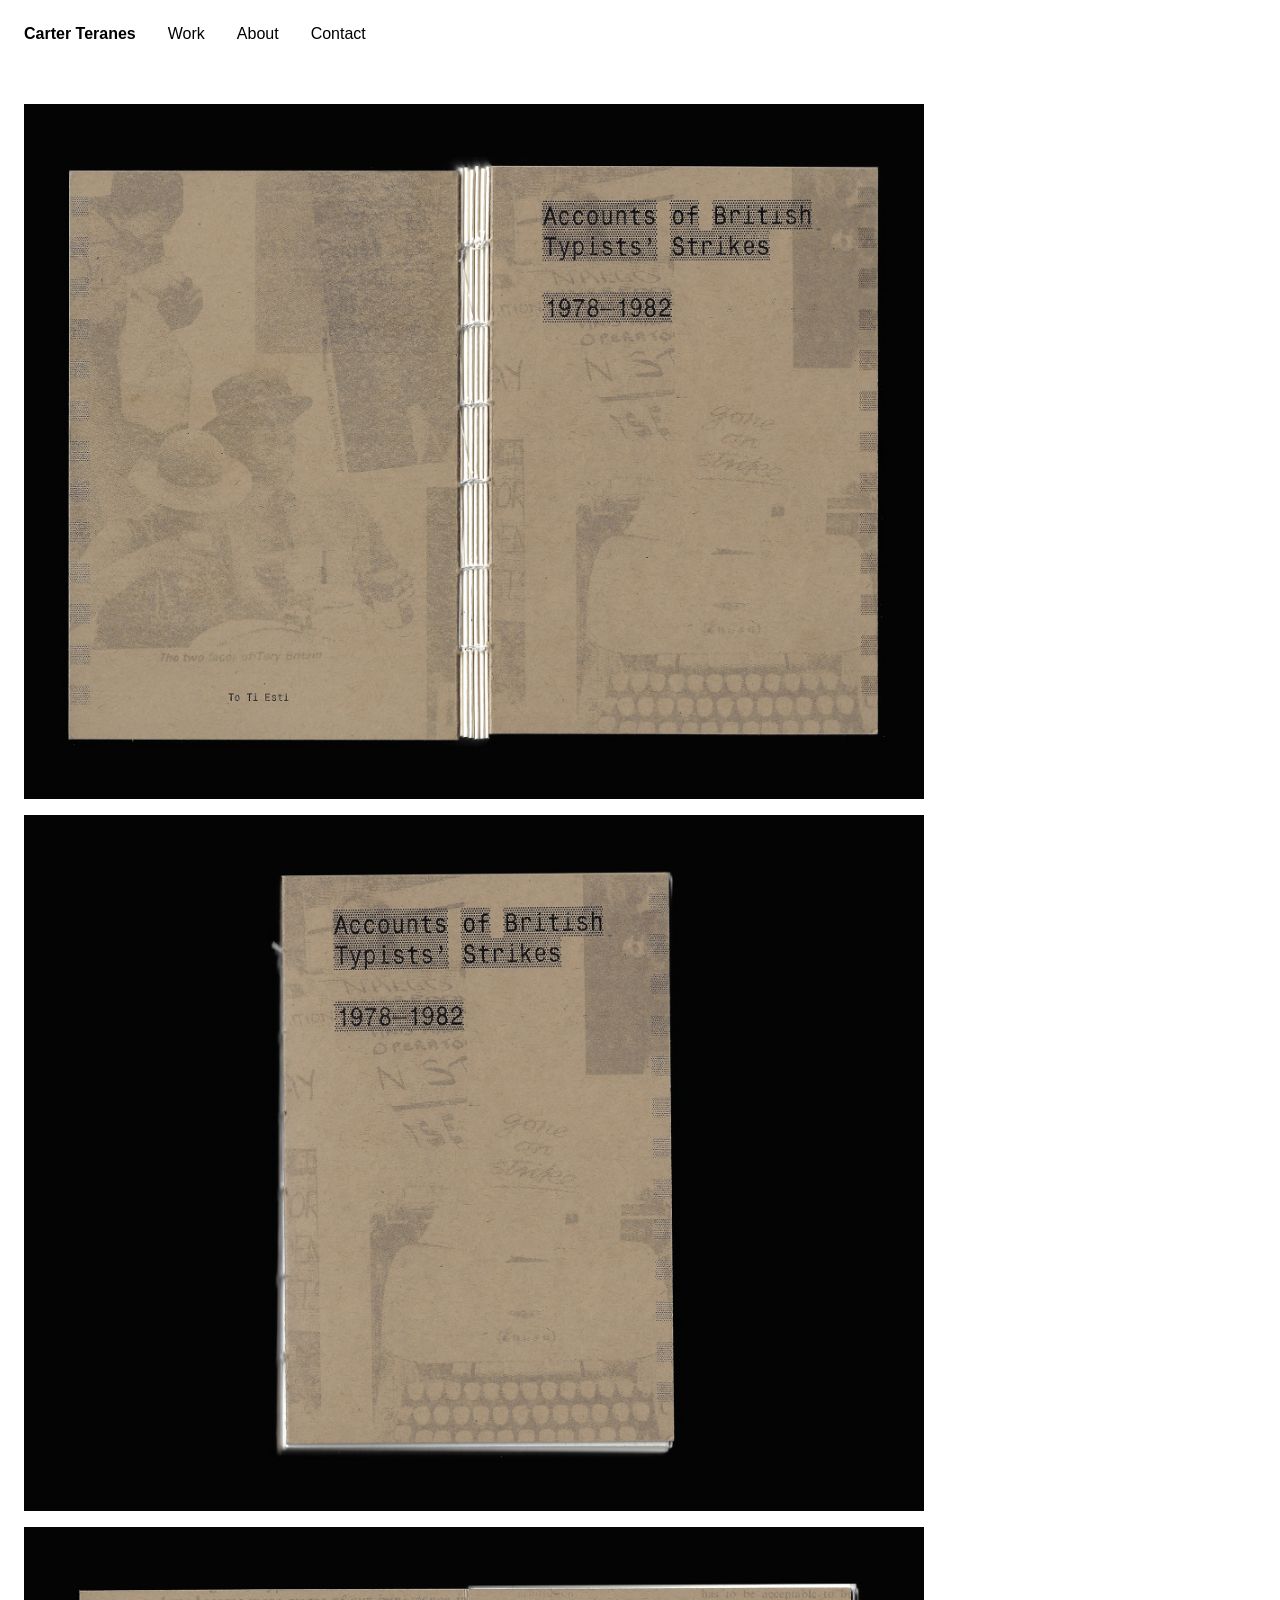
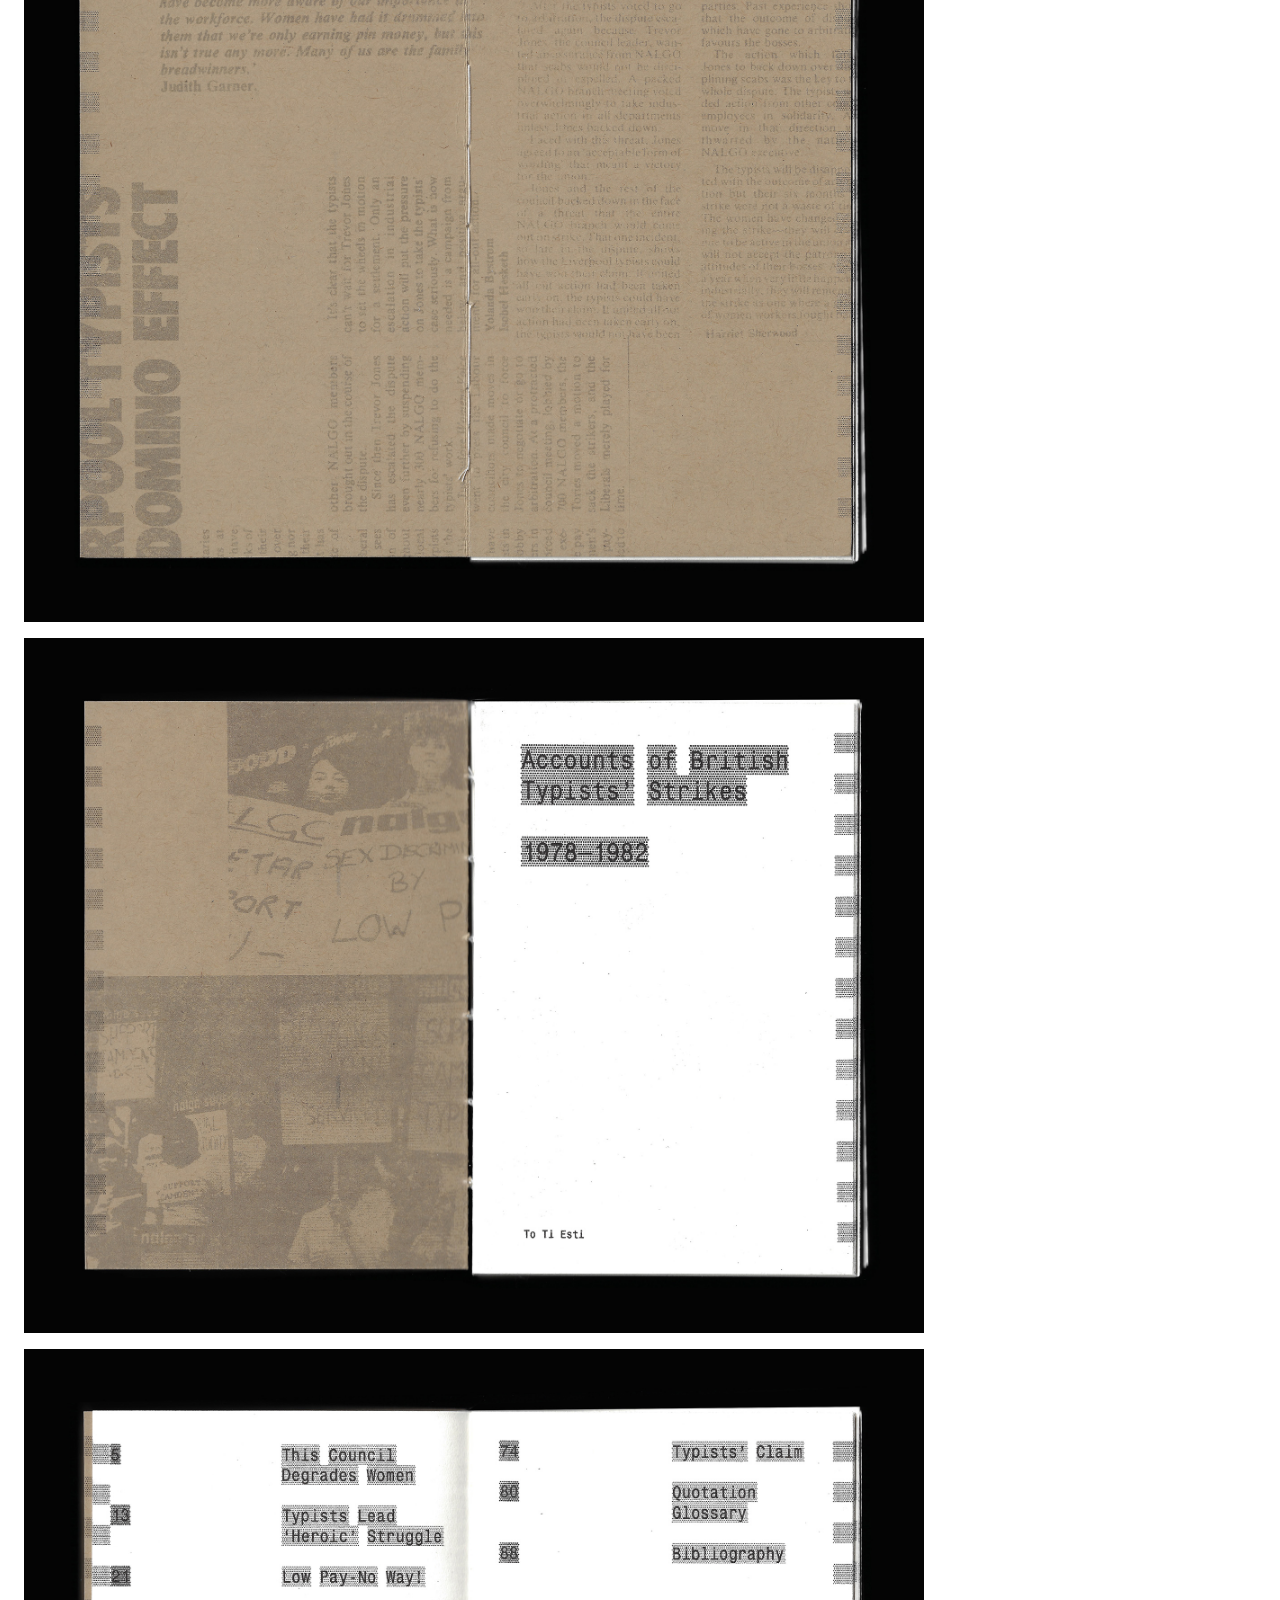
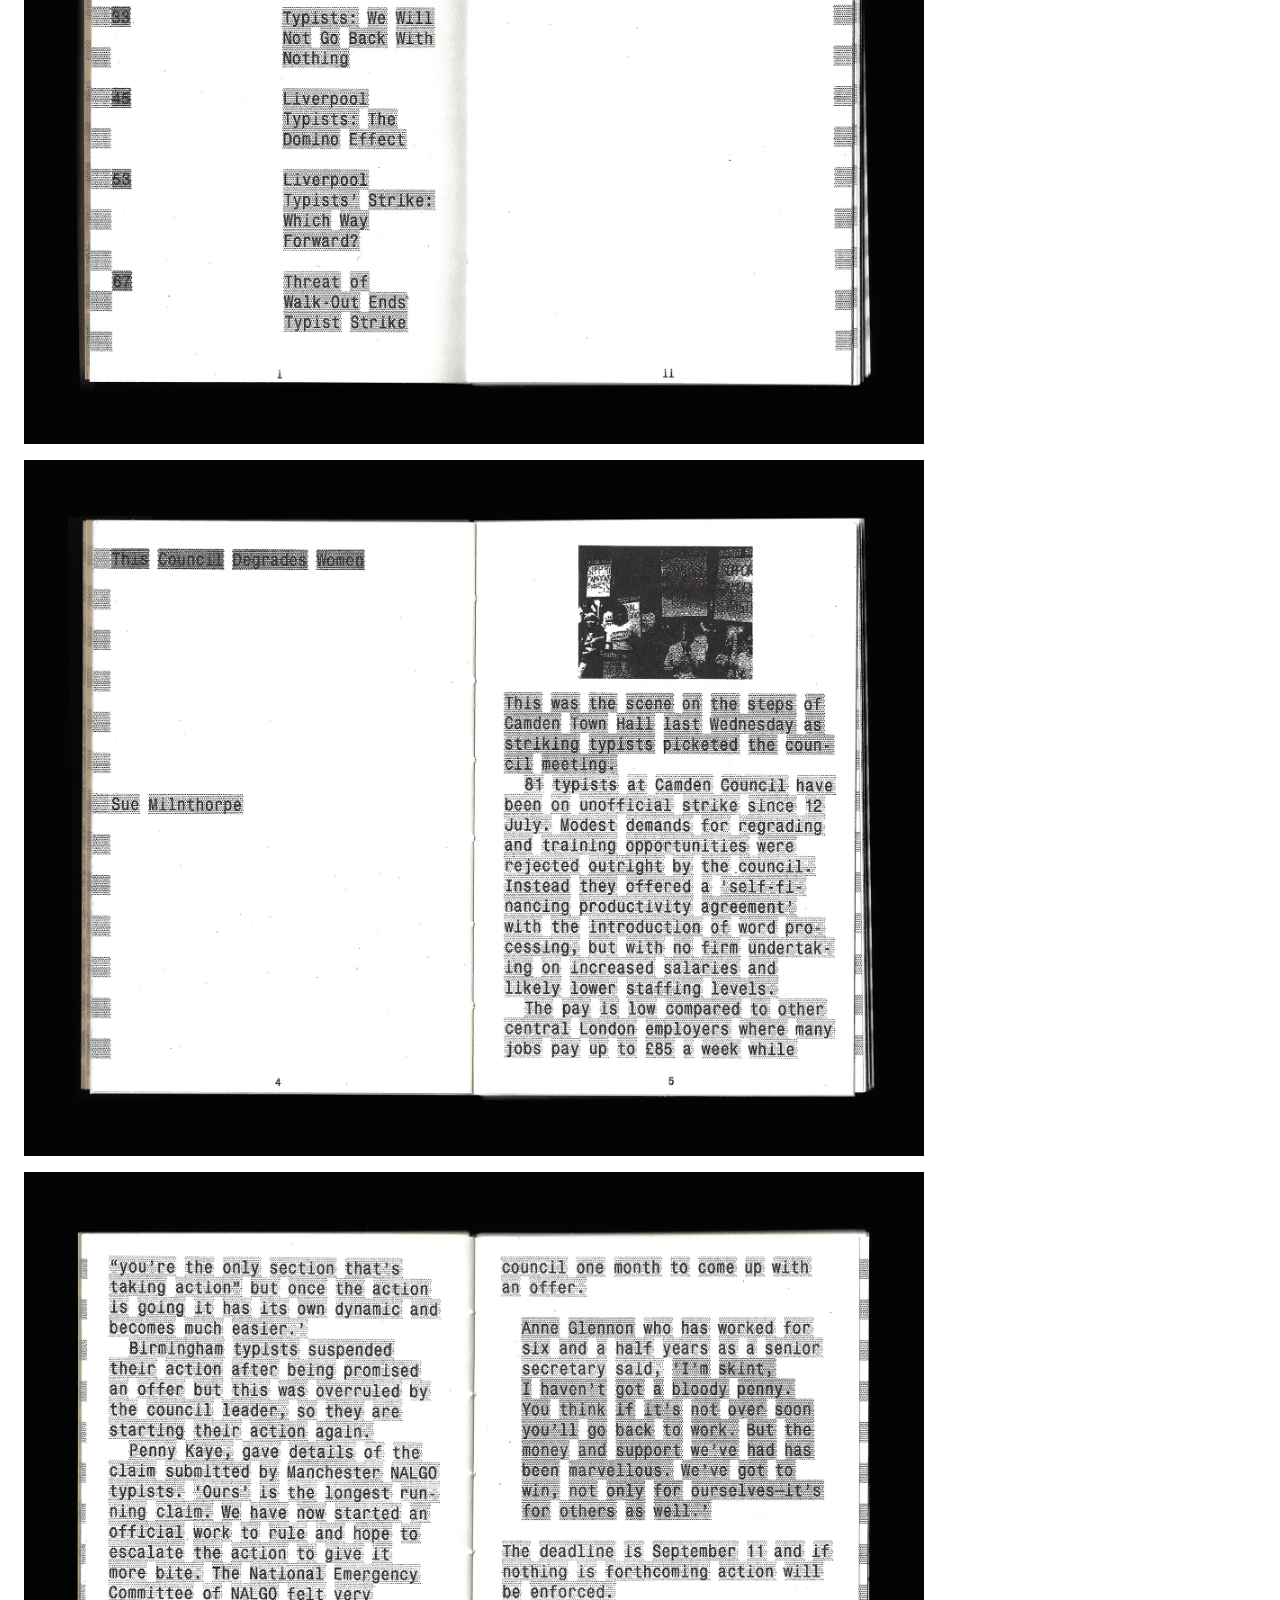
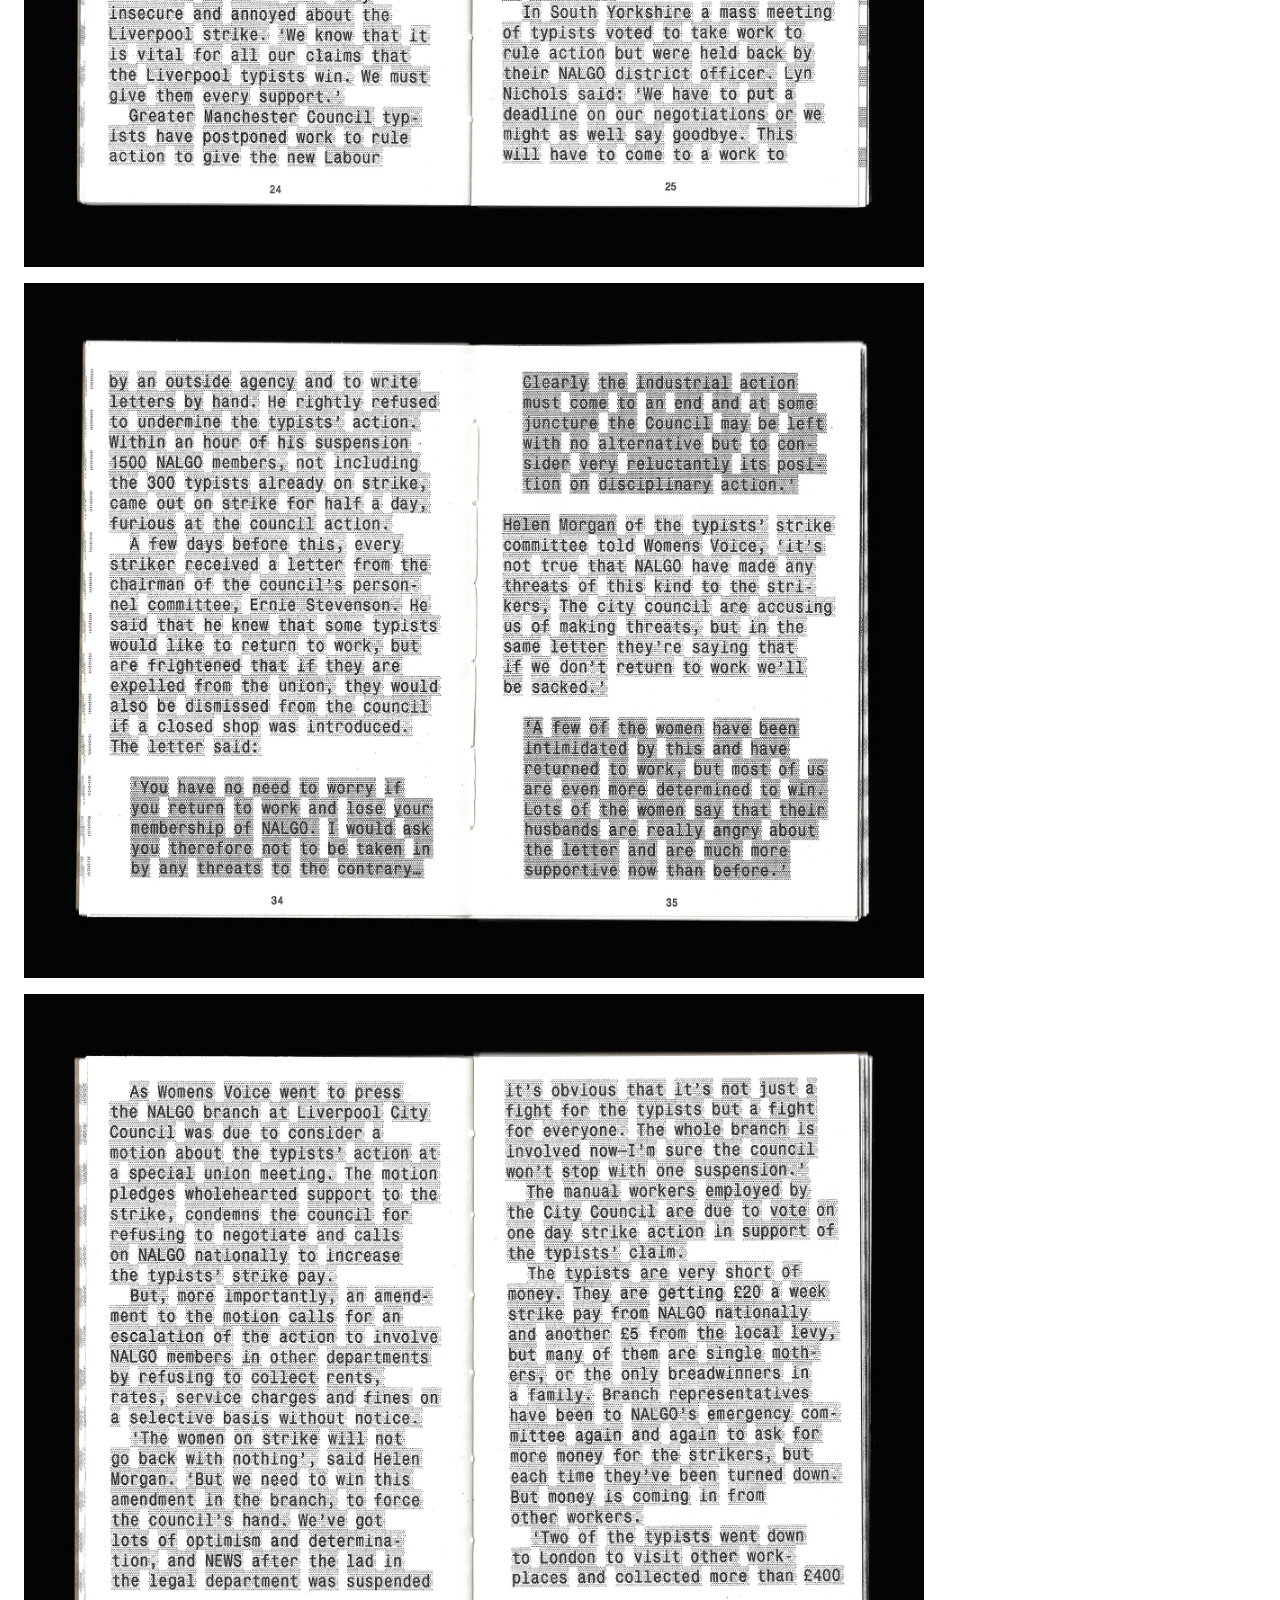
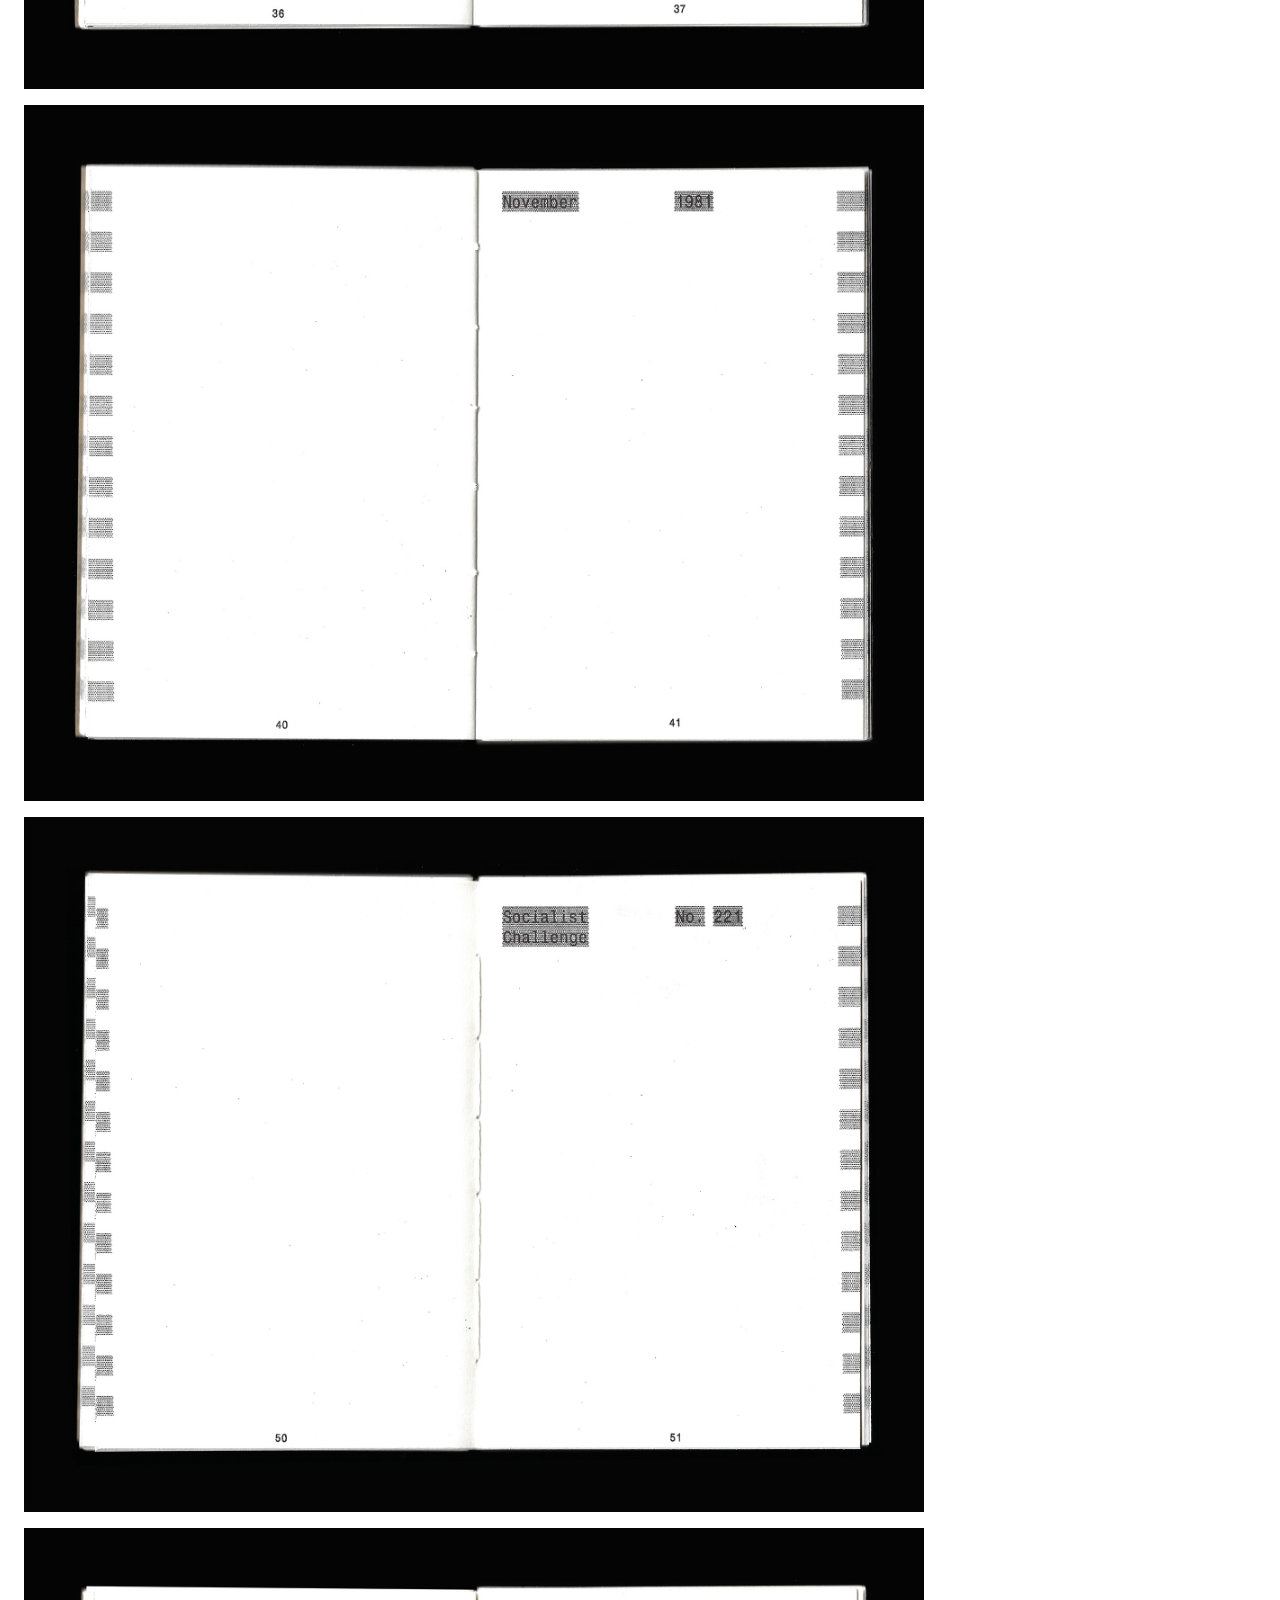
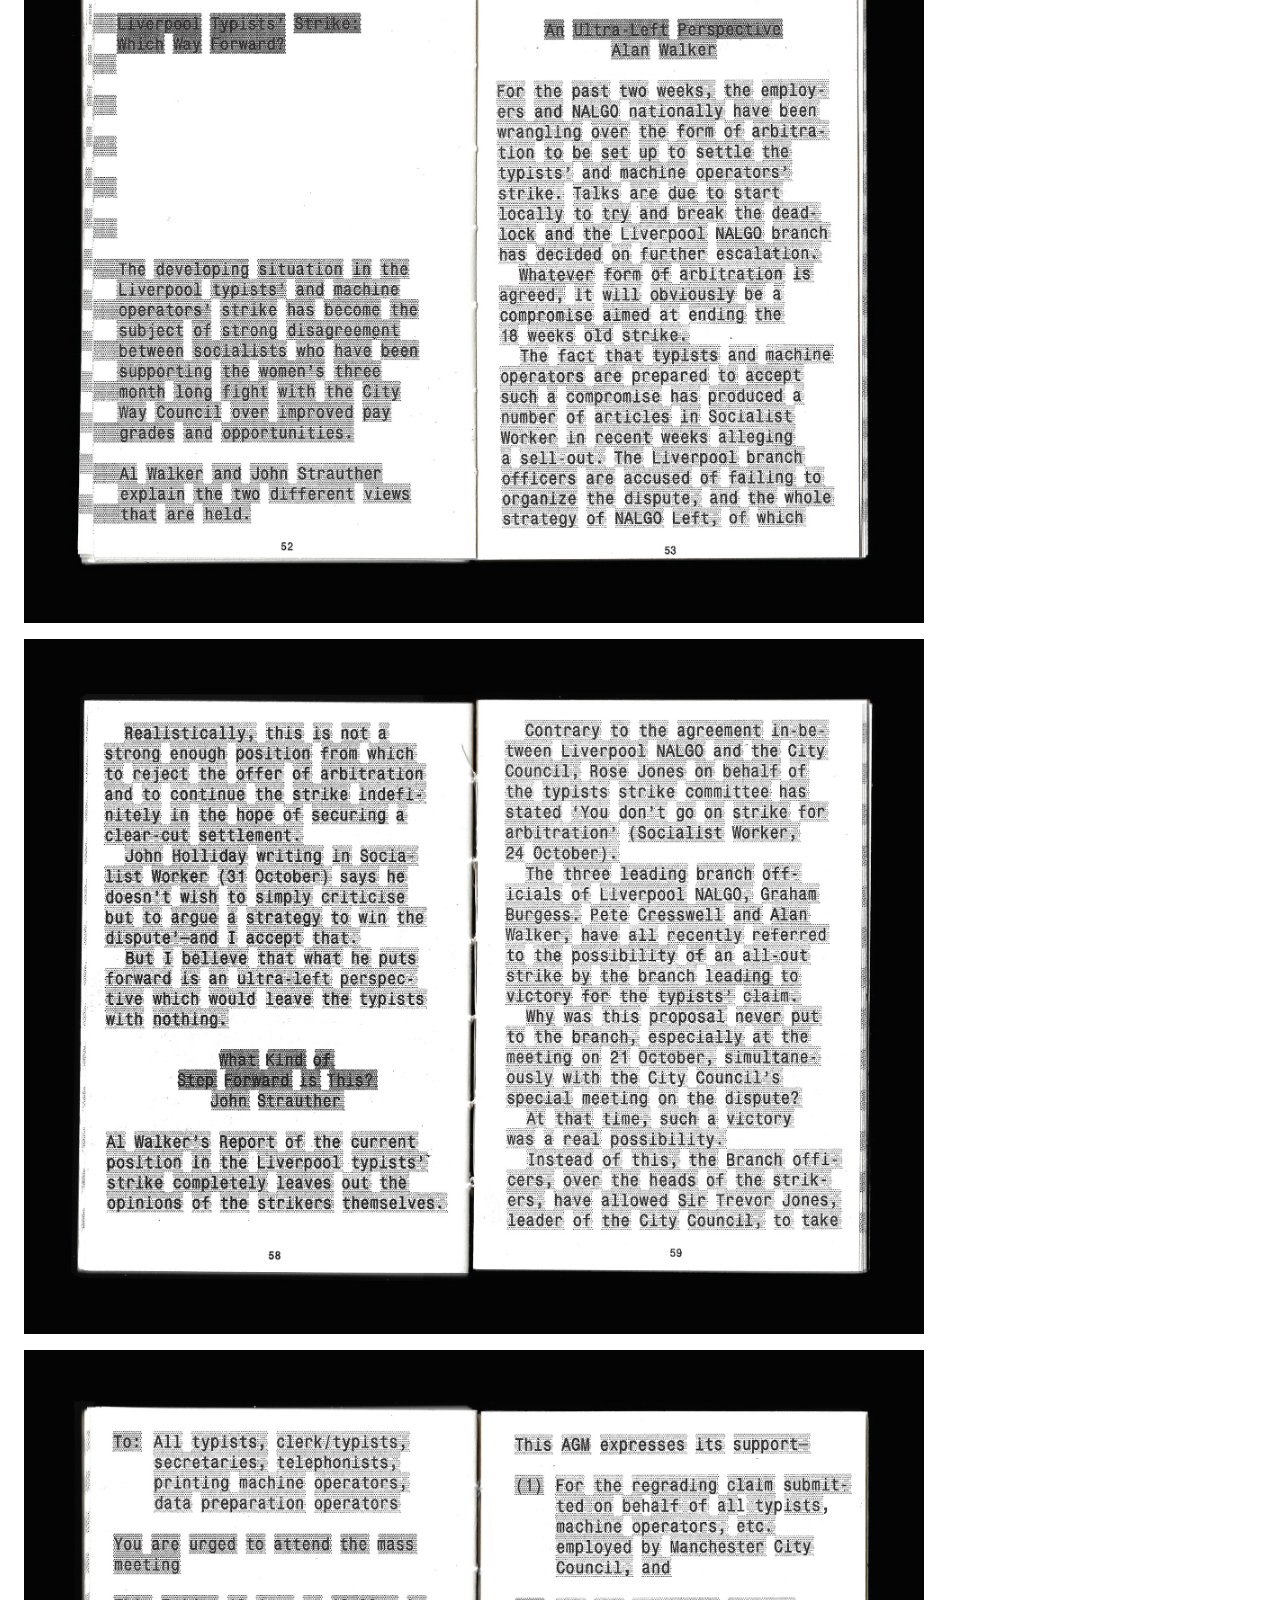
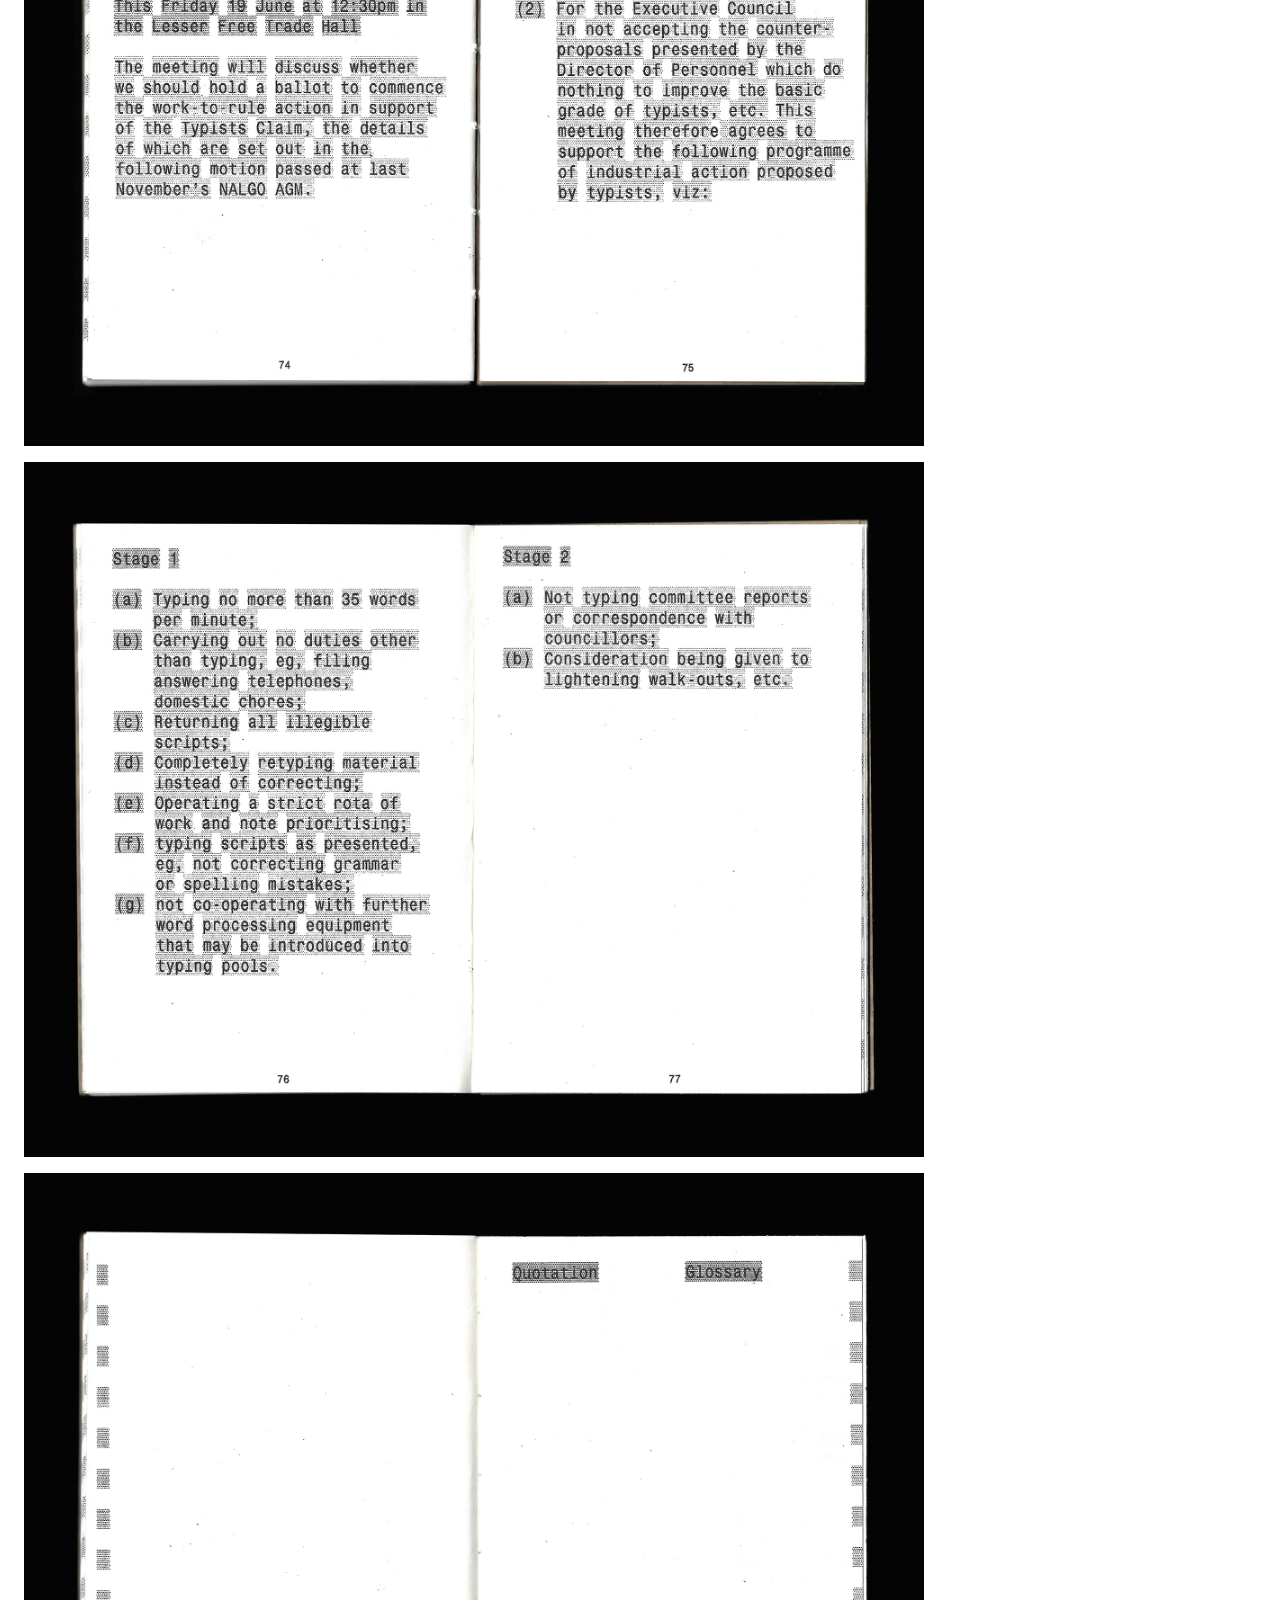
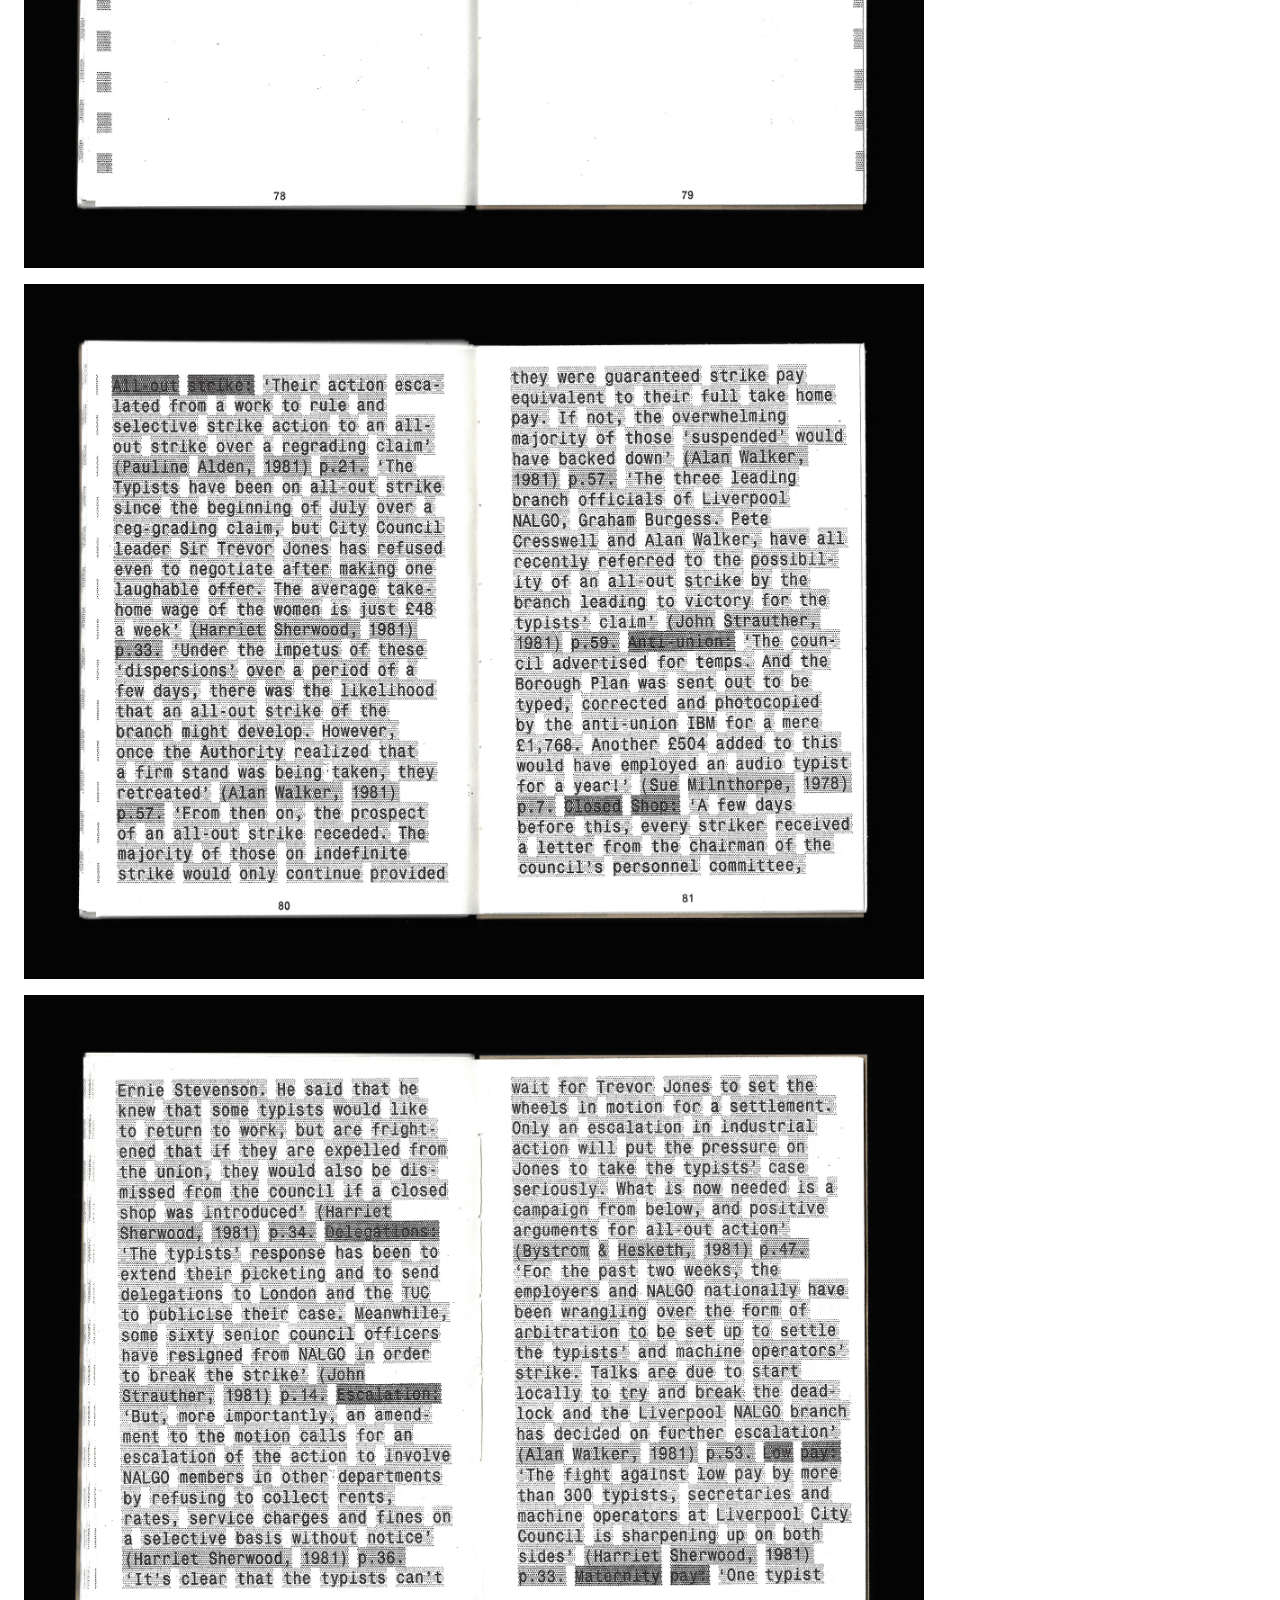
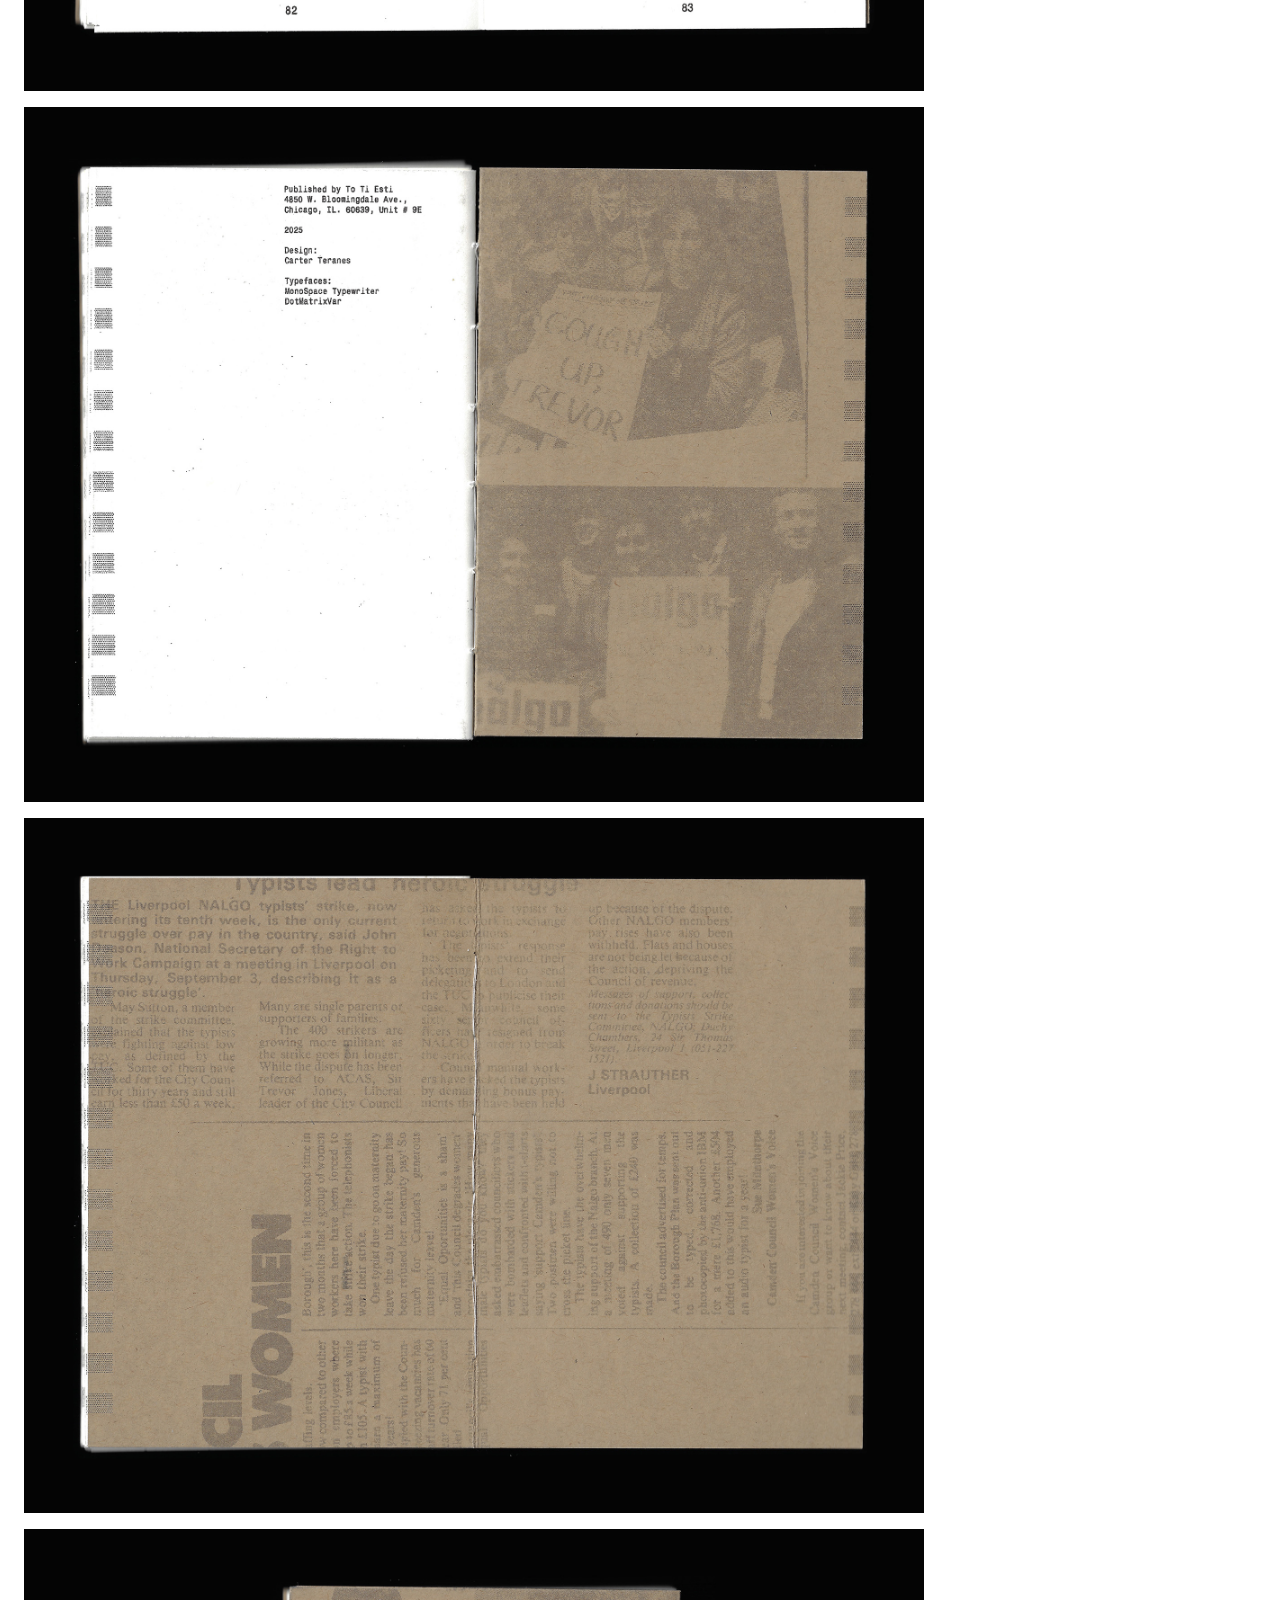
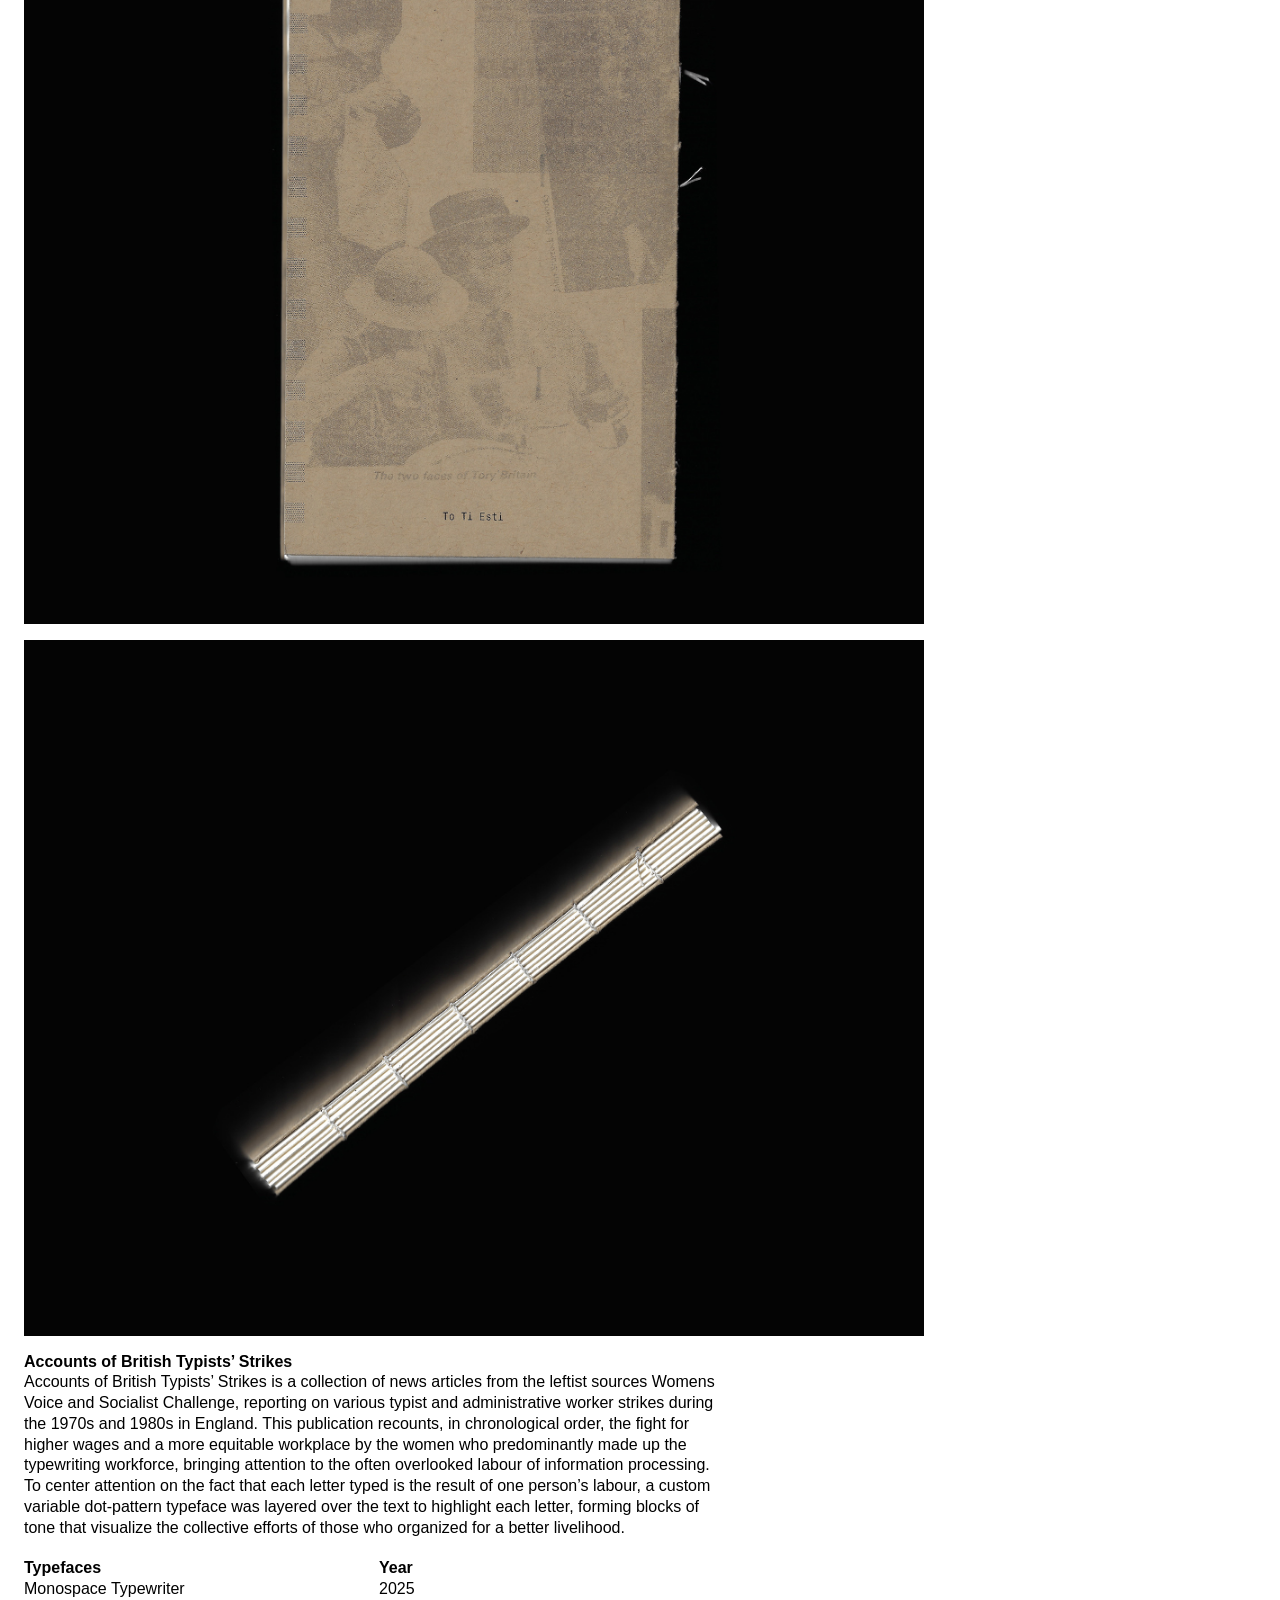
<file: typists-strikes.html>
<!DOCTYPE html>
<html lang="en">
<head>
    <meta charset="UTF-8">
    <meta name="viewport" content="width=device-width, initial-scale=1.0">
    <title>Carter Teranes</title>
    <link rel="stylesheet" href="styles.css">
    <link rel="icon" type="image/png" href="imgs/favicon.png">
</head>
<body>

    <div class="header">
        <div class="item"><h1><a href="index.html" class="label">Carter Teranes</a></h1></div>
        <div class="item"><p><a href="index.html" class="button">Work</a></p></div>
        <div class="item"><p><a href="about.html" class="button">About</a></p></div>
        <div class="item"><p><a href="contact.html" class="button">Contact</a></p></div>
    </div>

    <div class="container">

        <img src="imgs/typists-strikes/typist-strikes-scans 0.jpg"><br>
        <img src="imgs/typists-strikes/typist-strikes-scans 1.jpg"><br>
        <img src="imgs/typists-strikes/typist-strikes-scans 2.0.jpg"><br>
        <img src="imgs/typists-strikes/typist-strikes-scans 2.jpg"><br>
        <img src="imgs/typists-strikes/typist-strikes-scans 3.jpg"><br>
        <img src="imgs/typists-strikes/typist-strikes-scans 4.jpg"><br>
        <img src="imgs/typists-strikes/typist-strikes-scans 5.1.jpg"><br>
        <img src="imgs/typists-strikes/typist-strikes-scans 6.jpg"><br>
        <img src="imgs/typists-strikes/typist-strikes-scans 7.1.jpg"><br>
        <img src="imgs/typists-strikes/typist-strikes-scans 7.2.jpg"><br>
        <img src="imgs/typists-strikes/typist-strikes-scans 7.jpg"><br>
        <img src="imgs/typists-strikes/typist-strikes-scans 8.jpg"><br>
        <img src="imgs/typists-strikes/typist-strikes-scans 9.jpg"><br>
        <img src="imgs/typists-strikes/typist-strikes-scans 10.jpg"><br>
        <img src="imgs/typists-strikes/typist-strikes-scans 11.1.jpg"><br>
        <img src="imgs/typists-strikes/typist-strikes-scans 11.jpg"><br>
        <img src="imgs/typists-strikes/typist-strikes-scans 12.jpg"><br>
        <img src="imgs/typists-strikes/typist-strikes-scans 13.jpg"><br>
        <img src="imgs/typists-strikes/typist-strikes-scans 15.jpg"><br>
        <img src="imgs/typists-strikes/typist-strikes-scans 16.jpg"><br>
        <img src="imgs/typists-strikes/typist-strikes-scans 17.jpg"><br>
        <img src="imgs/typists-strikes/typist-strikes-scans 18.jpg"><br>
        


        <div class="textblock">

            <h1>Accounts of British Typists’ Strikes</h1>
            <p>Accounts of British Typists’ Strikes is a collection of news articles from the leftist sources Womens Voice and Socialist Challenge, reporting on various typist and administrative worker strikes during the 1970s and 1980s in England. This publication recounts, in chronological order, the fight for higher wages and a more equitable workplace by the women who predominantly made up the typewriting workforce, bringing attention to the often overlooked labour of information processing. To center attention on the fact that each letter typed is the result of one person’s labour, a custom variable dot-pattern typeface was layered over the text to highlight each letter, forming blocks of tone that visualize the collective efforts of those who organized for a better livelihood.</p>

                    <div class="columnbox">

                <div class="column">

        <p><strong>Typefaces</strong><br>
        Monospace Typewriter<br>
        DotMatrixVar<br></p>
       
            </div>

            <div class="column">

        <p><strong>Year</strong><br>
        2025</p>
            
            </div>

        </div>

        </div>

    </div>

</body>
</html>
</file>
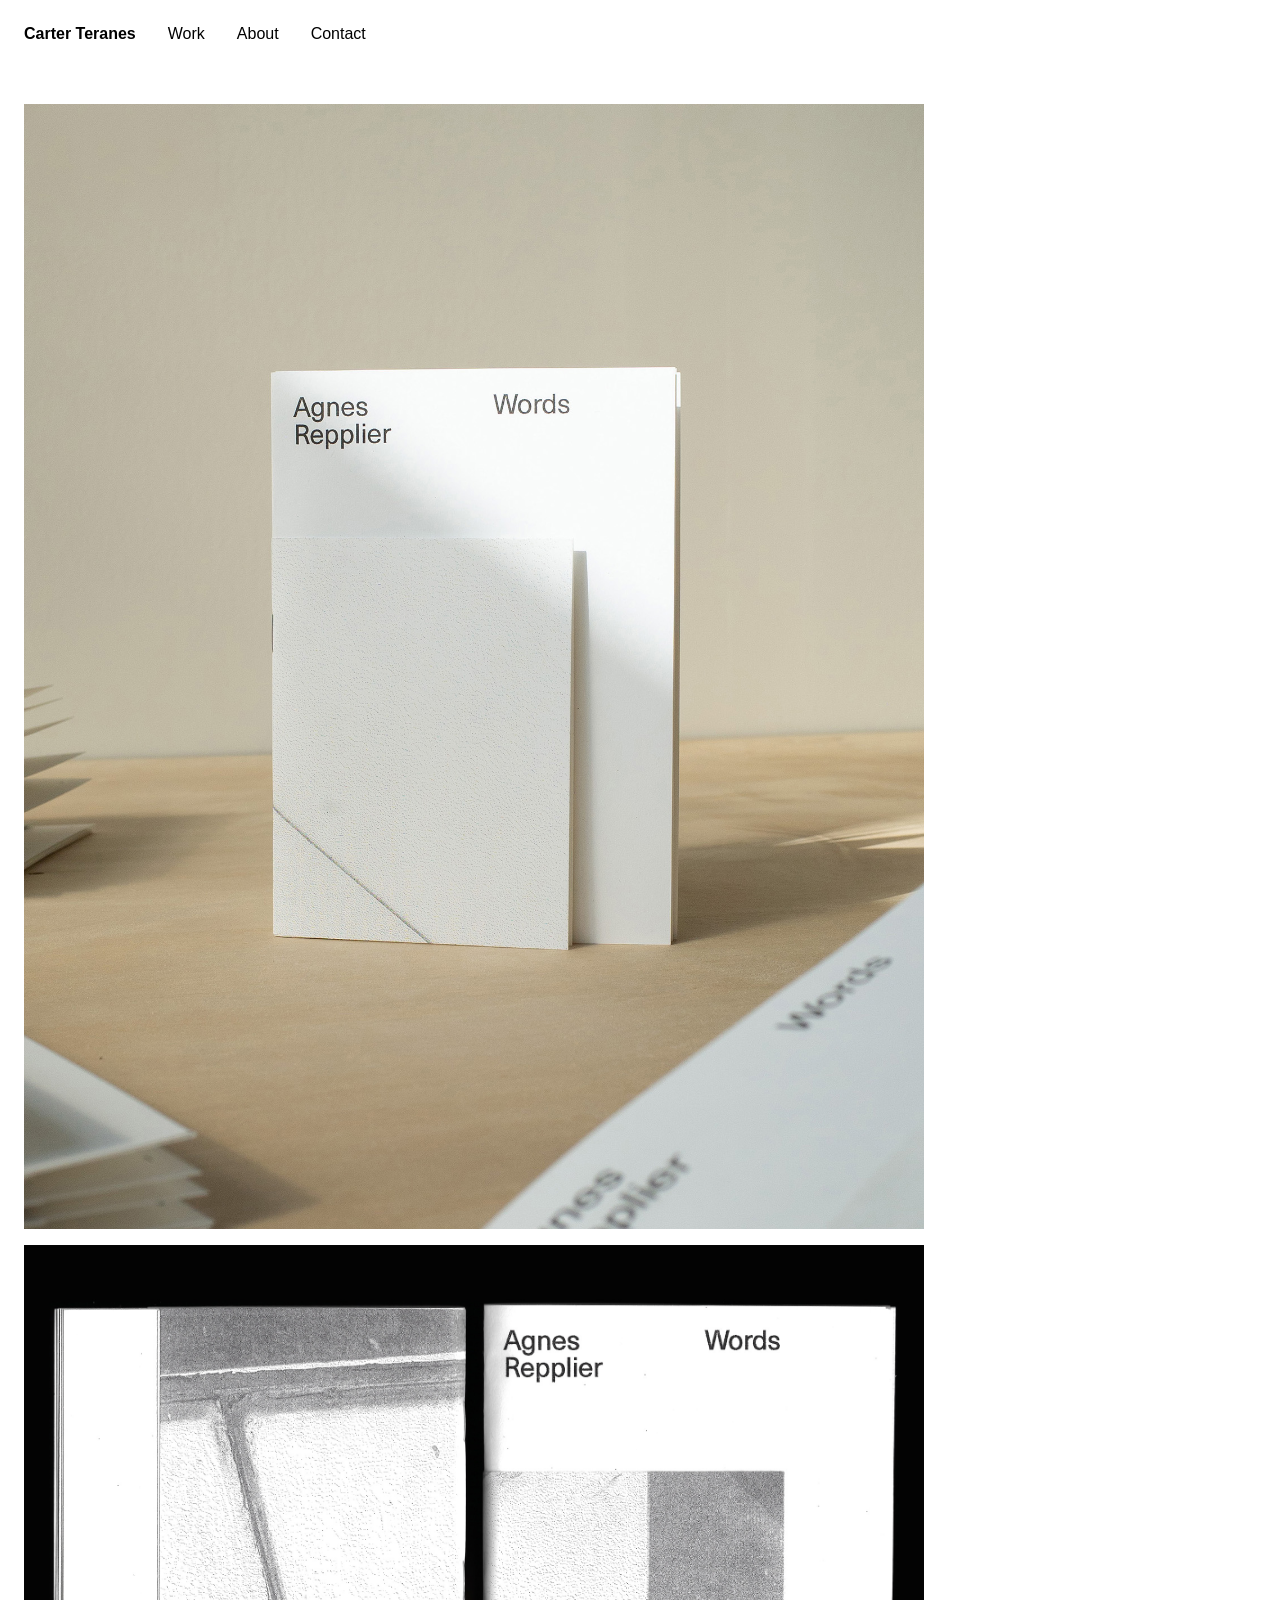
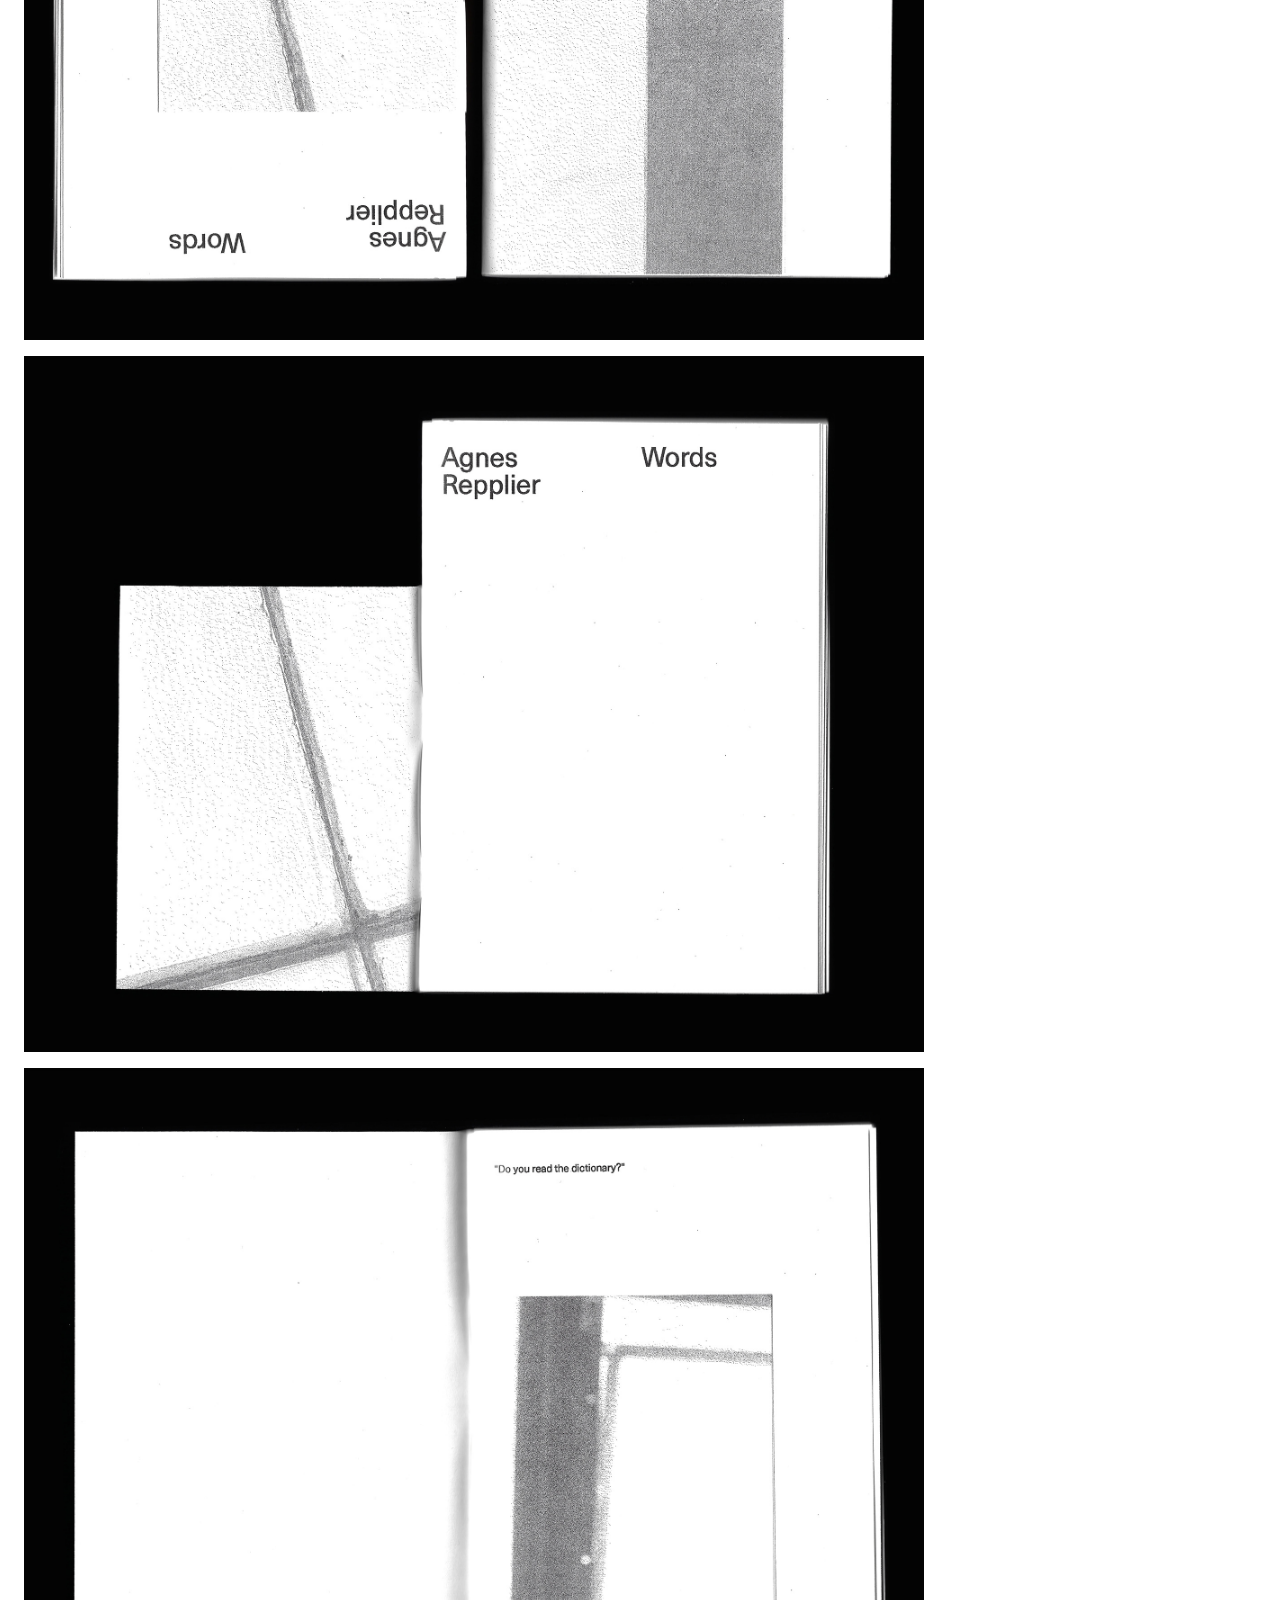
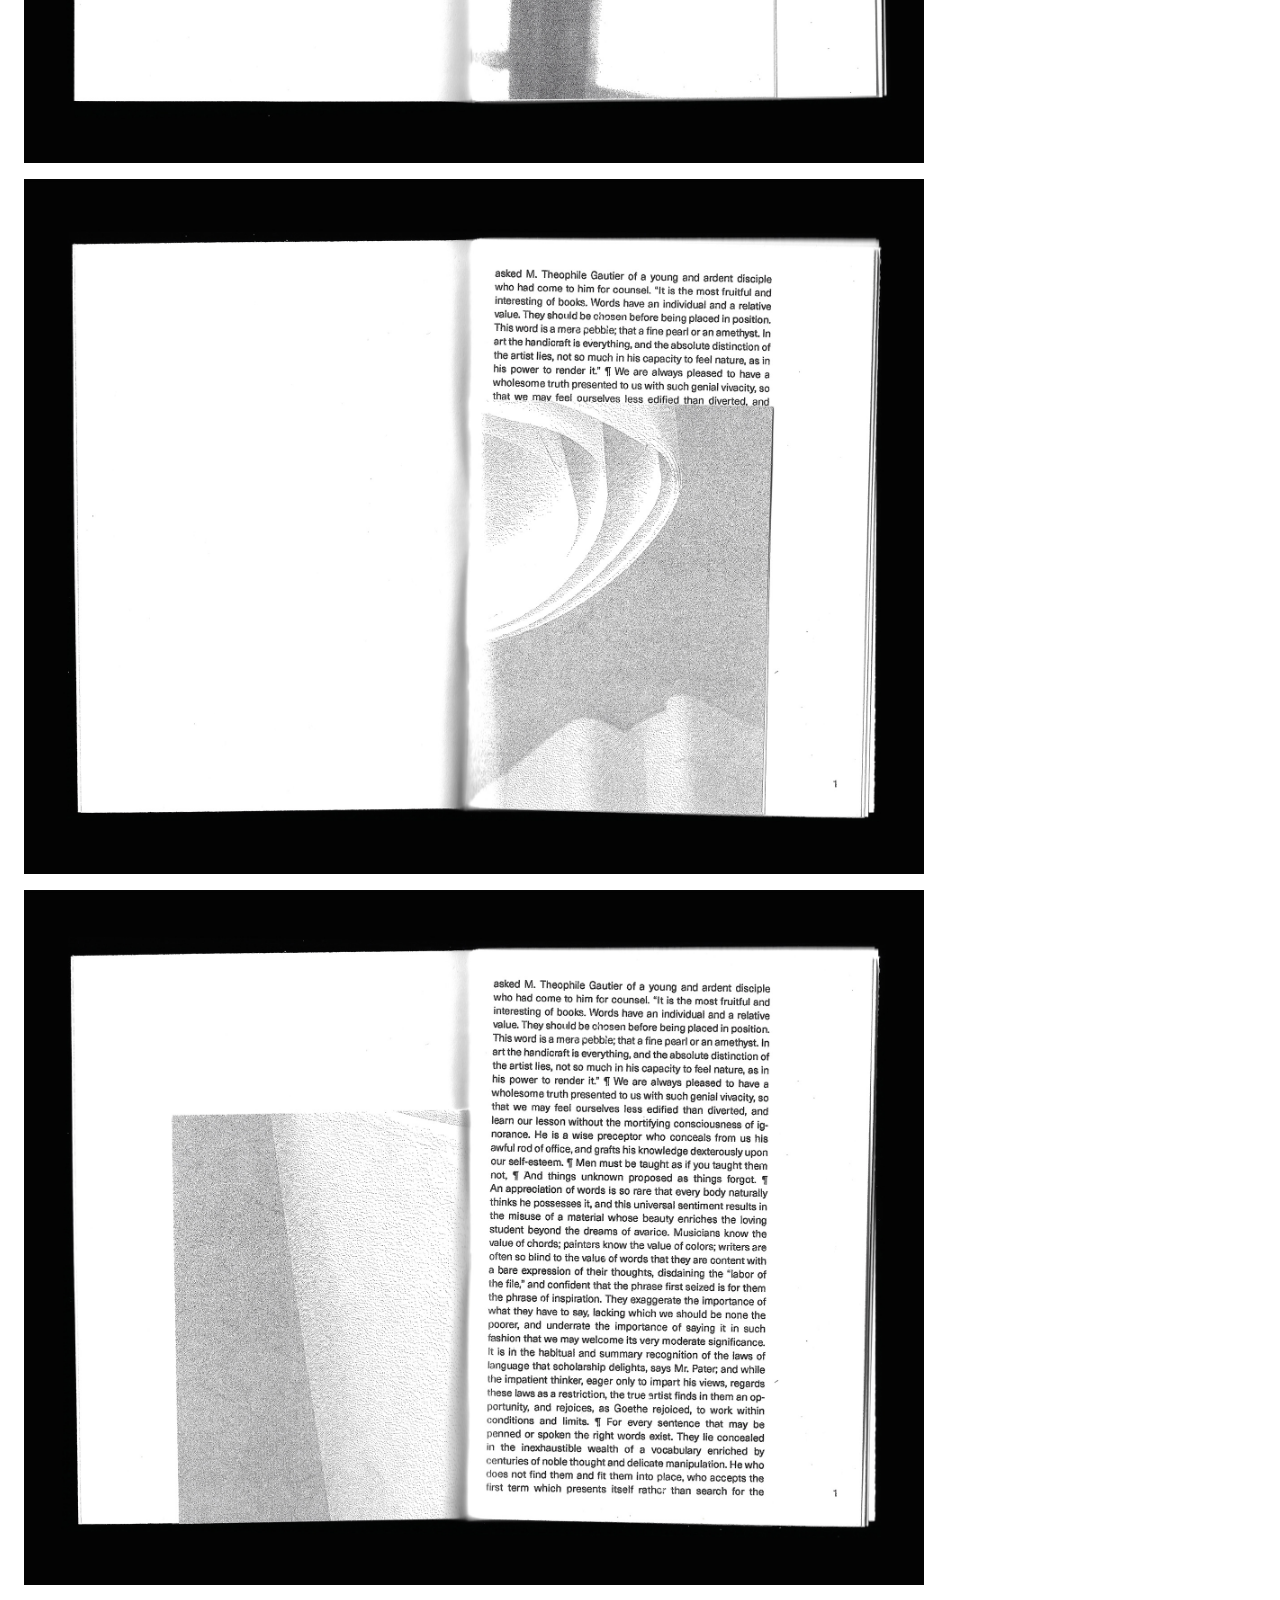
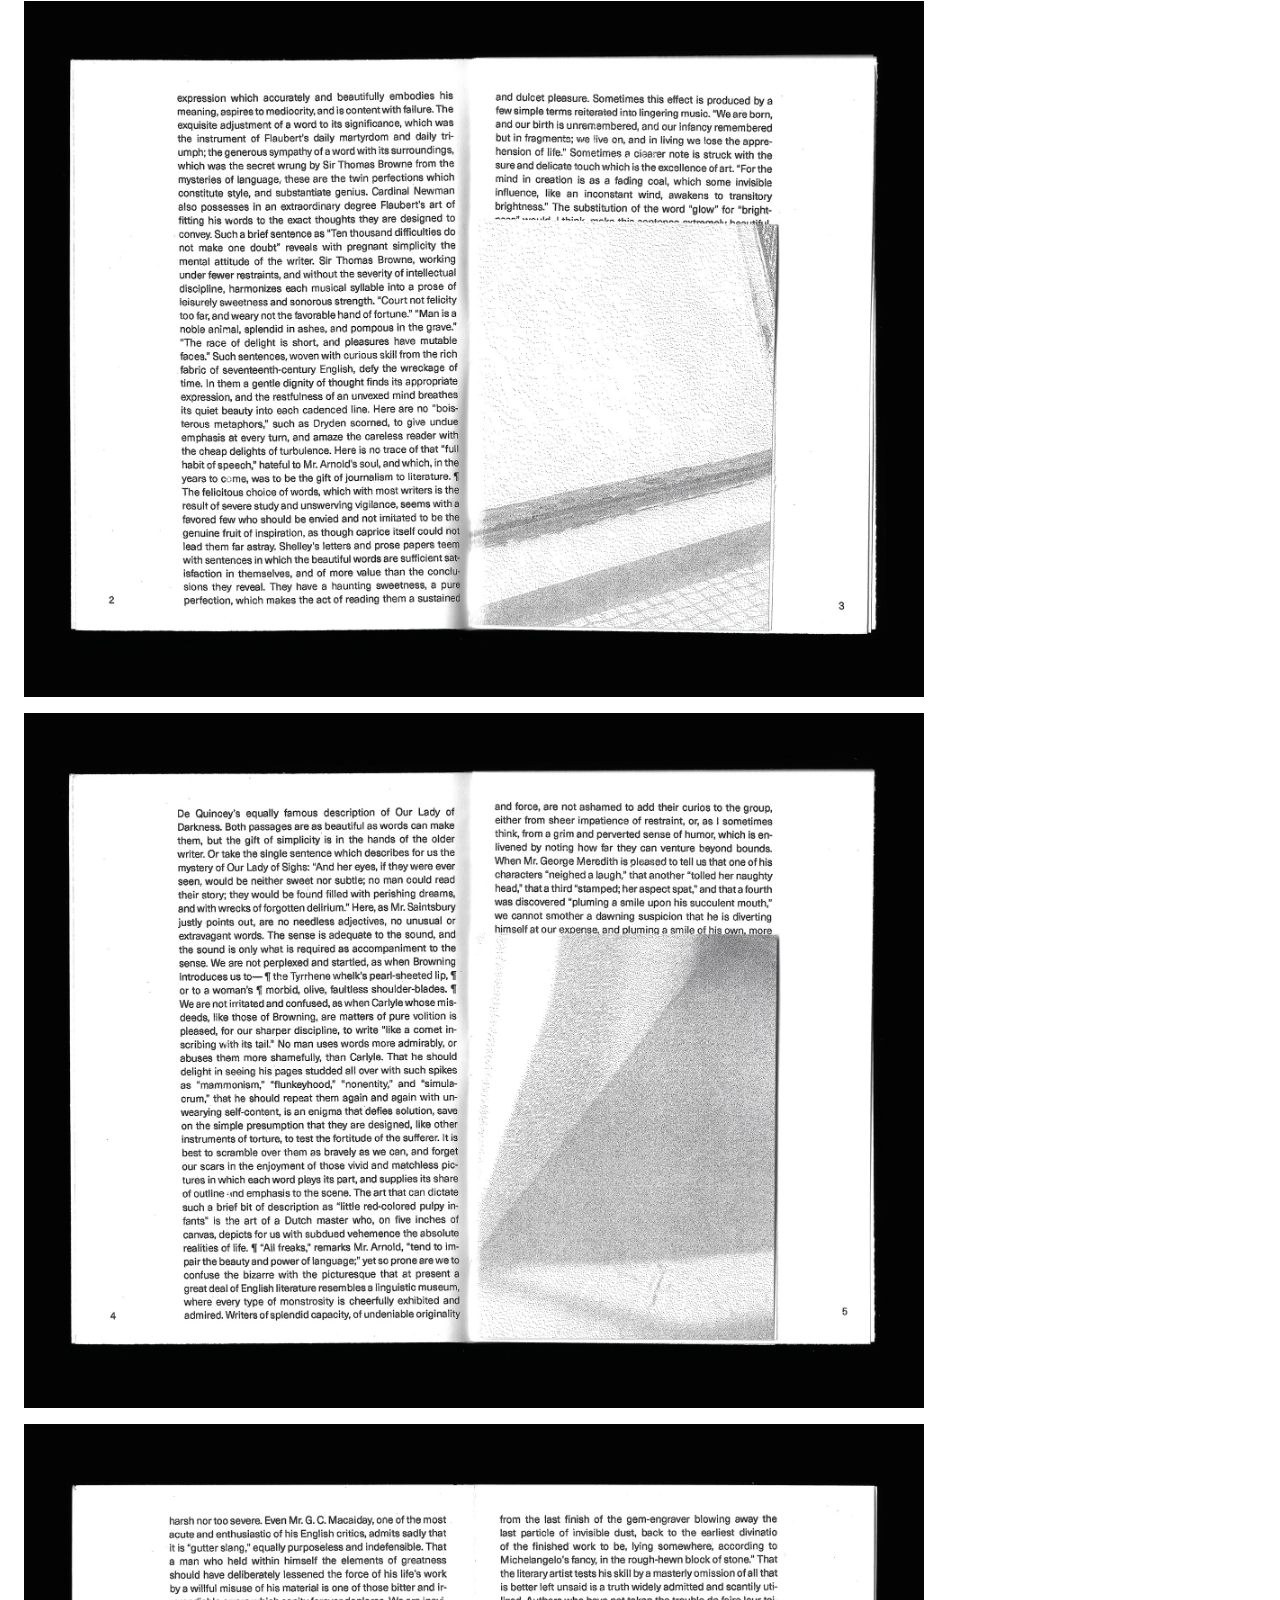
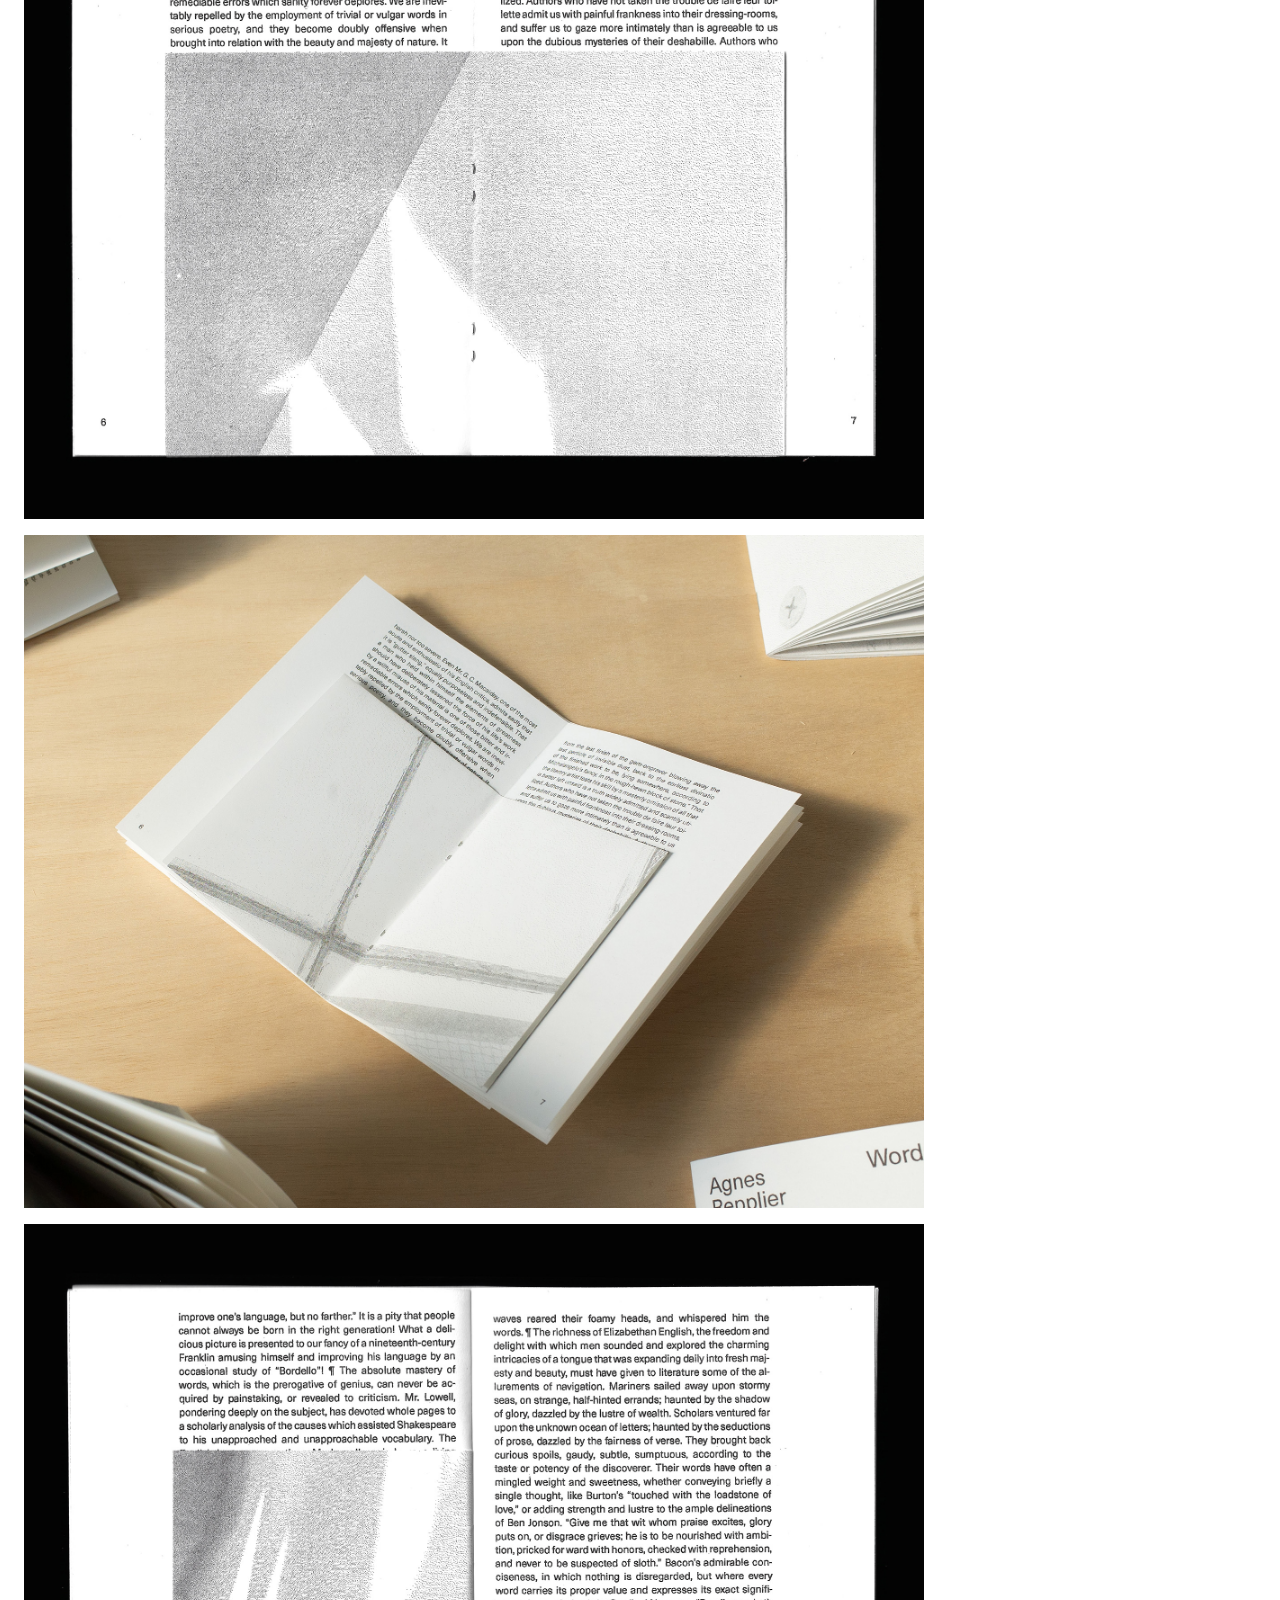
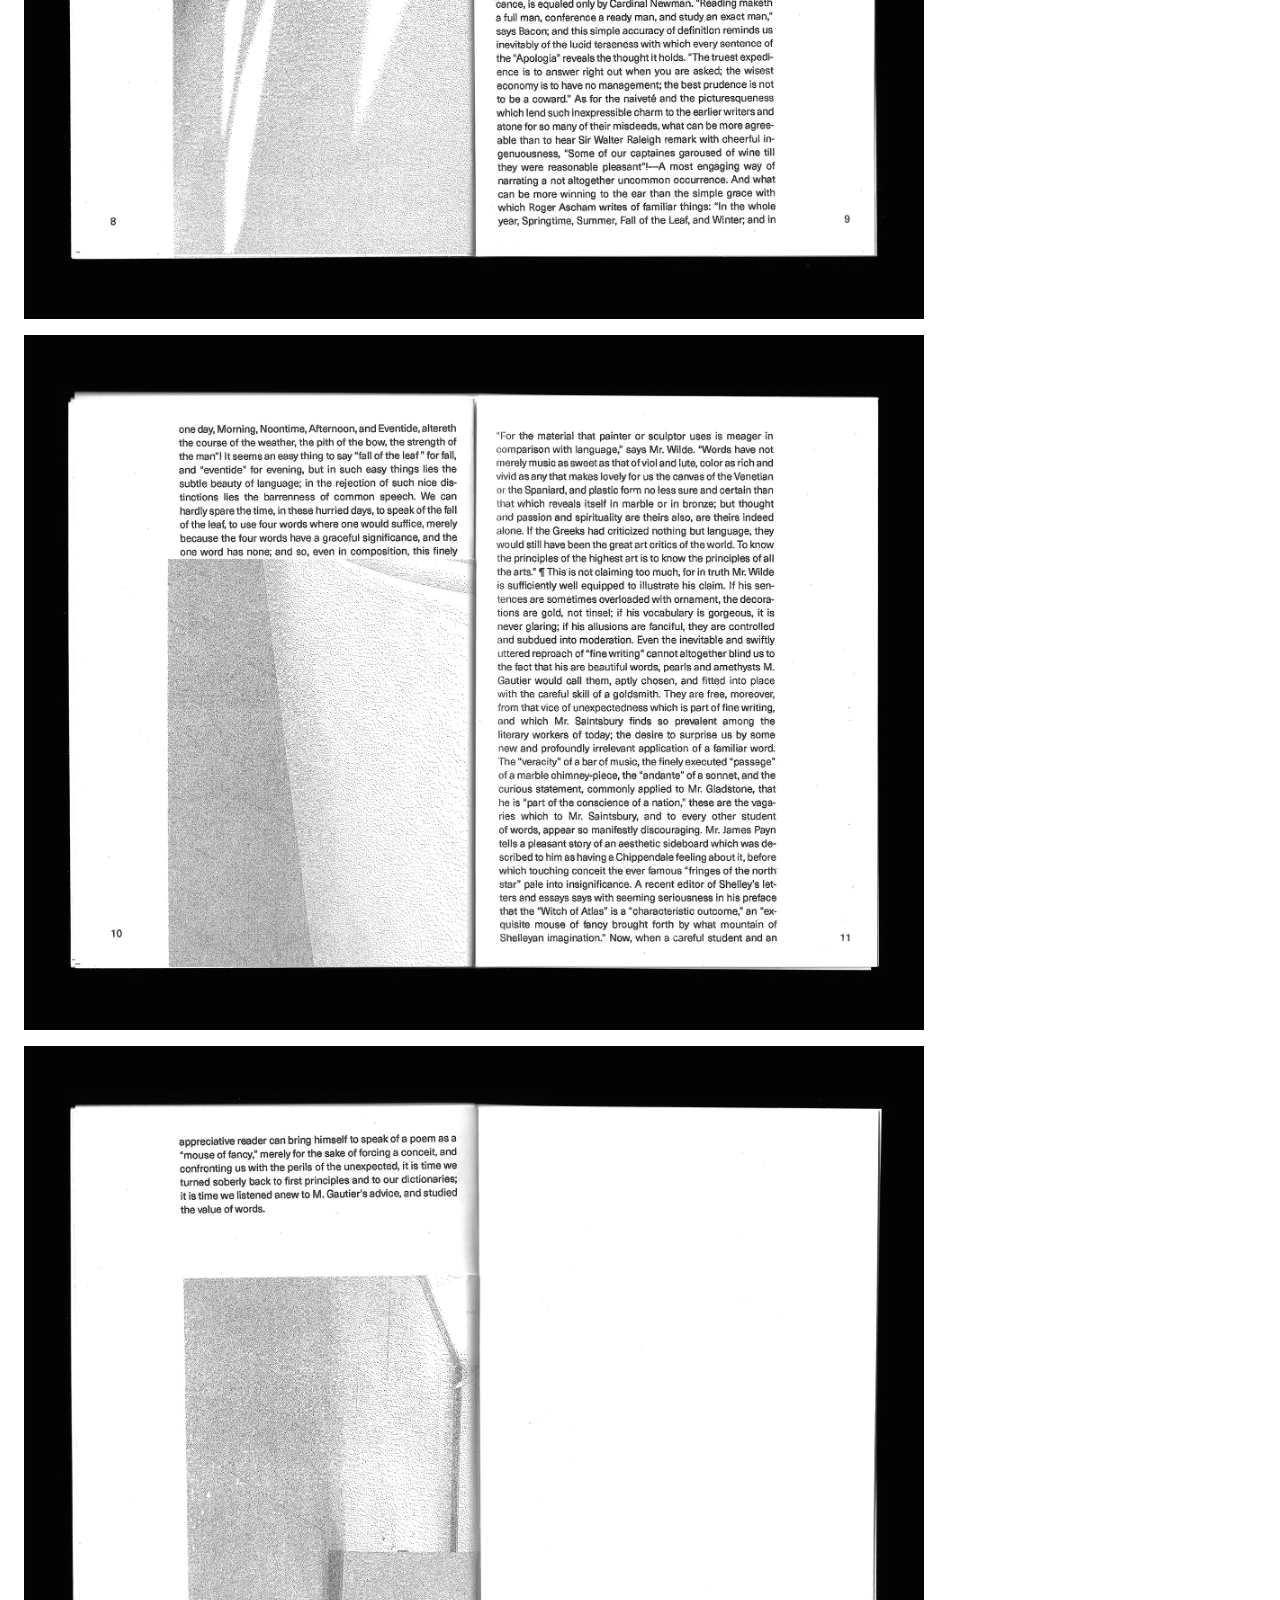
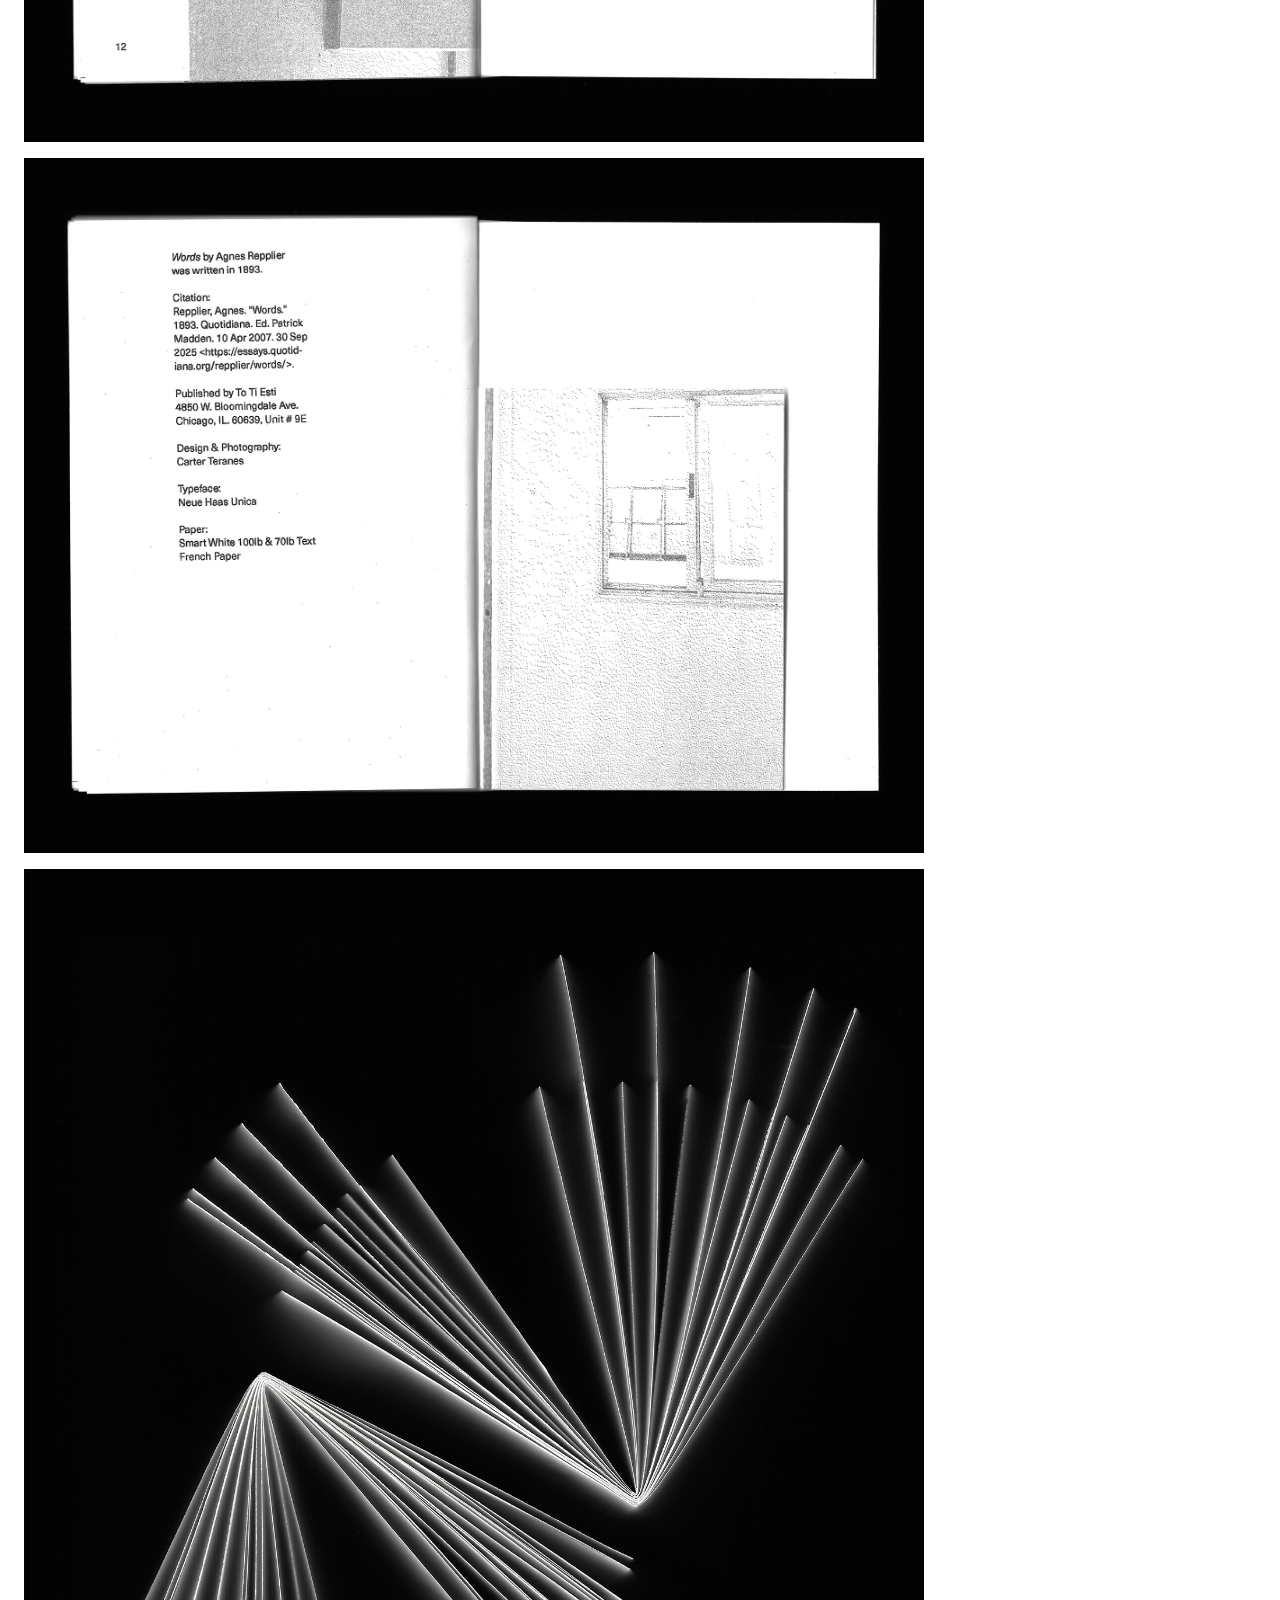
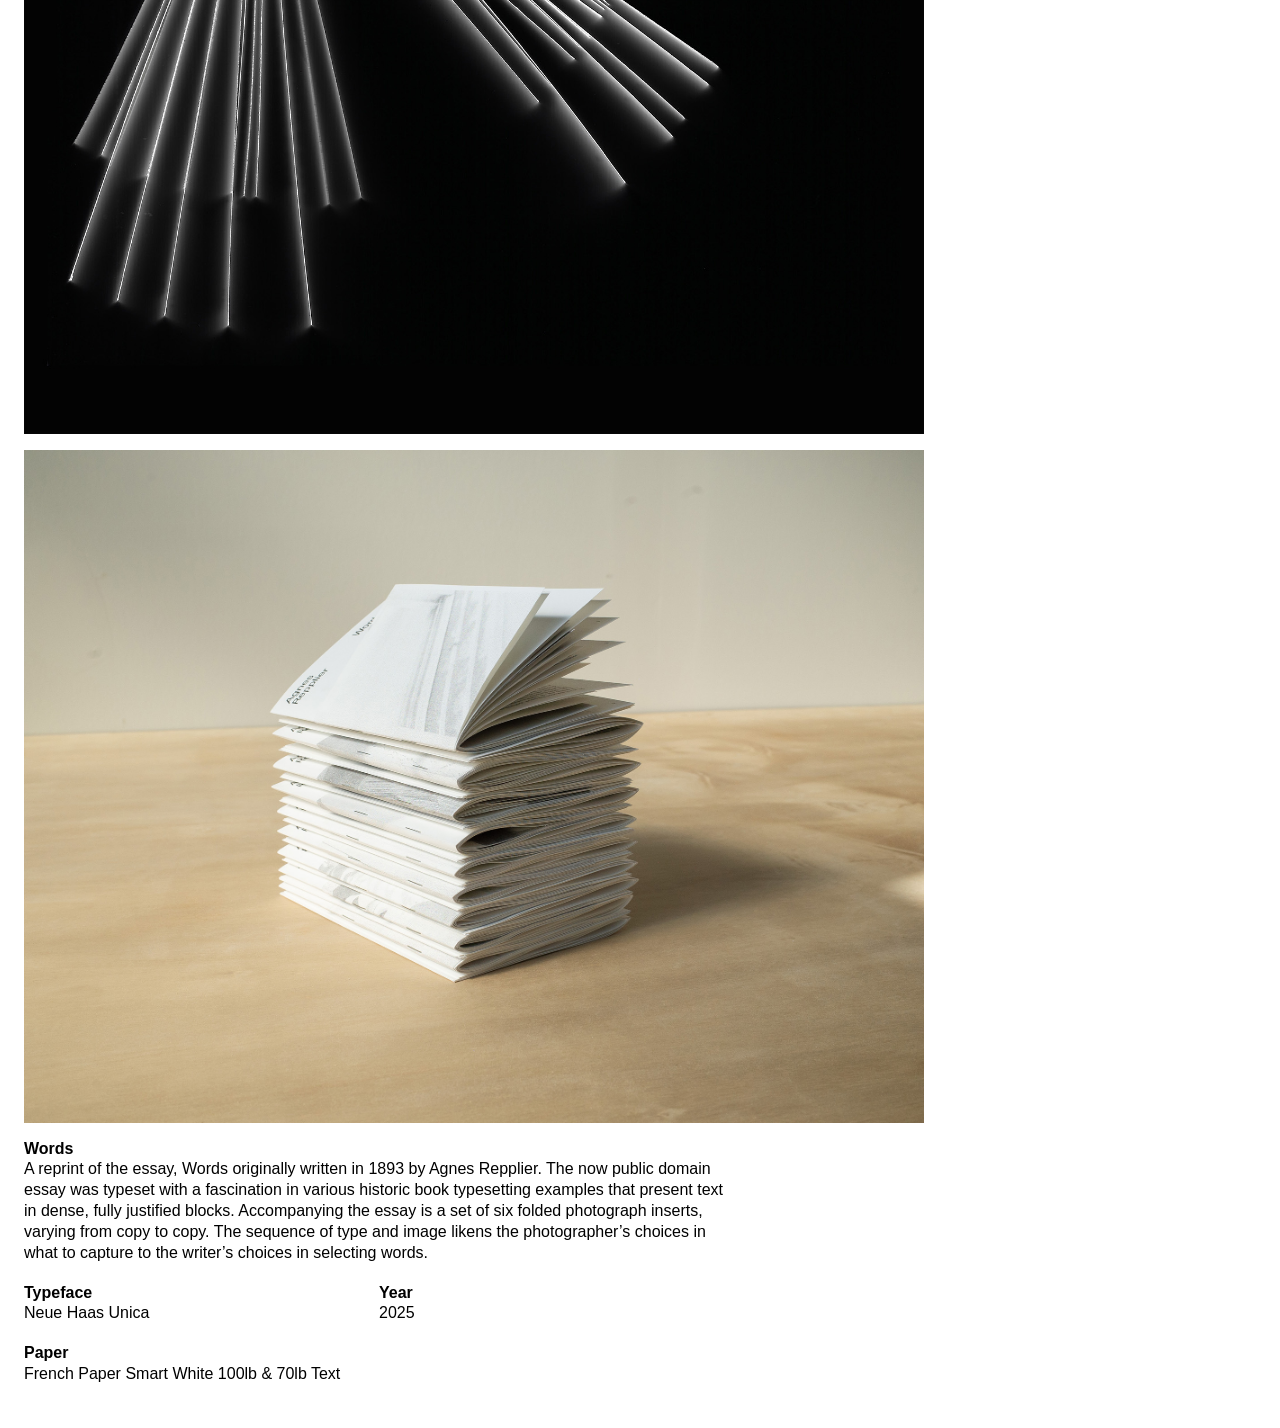
<file: words.html>
<!DOCTYPE html>
<html lang="en">
<head>
    <meta charset="UTF-8">
    <meta name="viewport" content="width=device-width, initial-scale=1.0">
    <title>Carter Teranes</title>
    <link rel="stylesheet" href="styles.css">
    <link rel="icon" type="image/png" href="imgs/favicon.png">
</head>
<body>

    <div class="header">
        <div class="item"><h1><a href="index.html" class="label">Carter Teranes</a></h1></div>
        <div class="item"><p><a href="index.html" class="button">Work</a></p></div>
        <div class="item"><p><a href="about.html" class="button">About</a></p></div>
        <div class="item"><p><a href="contact.html" class="button">Contact</a></p></div>
    </div>

    <div class="container">
     
        <img src="imgs/words/A0000792 copy.jpg"><br>
        <img src="imgs/words/words-scan-02 copy 2.jpg"><br>
        <img src="imgs/words/words-scan-03.jpg">        <br>
        <img src="imgs/words/words-scan-04.jpg"> <br>
        <img src="imgs/words/words-scan-14.jpg"> <br>
        <img src="imgs/words/words-scan-05.jpg"><br>
        <img src="imgs/words/words-scan-07.jpg">    <br>       
        <img src="imgs/words/words-scan-06.jpg">    <br>   
        <img src="imgs/words/words-scan-08.jpg"><br>
        <img src="imgs/words/A0000876.jpg">     <br>    
        <img src="imgs/words/words-scan-10.jpg"> <br>
        <img src="imgs/words/words-scan-11.jpg"> <br>
        <img src="imgs/words/words-scan-12.jpg"> <br>
        <img src="imgs/words/words-scan-13.jpg"> <br>
        <img src="imgs/words/words-scan-15.jpg"> <br>
        <img src="imgs/words/A0000818.jpg"> 
        
        


        <div class="textblock">

            <h1>Words</h1>
            <p>A reprint of the essay, Words originally written in 1893 by Agnes Repplier. The now public domain essay was typeset with a fascination in various historic book typesetting examples that present text in dense, fully justified blocks. Accompanying the essay is a set of six folded photograph inserts, varying from copy to copy. The sequence of type and image likens the photographer’s choices in what to capture to the writer’s choices in selecting words.</p>

                    <div class="columnbox">

                <div class="column">

        <p><strong>Typeface</strong><br>
        Neue Haas Unica</p>

        <p><strong>Paper</strong><br>
        French Paper Smart White 100lb & 70lb Text</p>
       
            </div>

            <div class="column">

        <p><strong>Year</strong><br>
        2025</p>
            
            </div>

        </div>

        </div>

    </div>

</body>
</html>
</file>
<file: styles.css>
body{
    background-color: white;
    line-height: 1.3;
}

h1{
font-size: 1em;
font-family: Arial, Helvetica, sans-serif;
color: black;
font-weight: bold;
padding: 0px;
margin: 0px;
font-style: normal;
}

h2{
font-size: 1em;
font-family: Arial, Helvetica, sans-serif;
color: black;
font-weight: normal;
font-style: normal;
padding: 0px;
margin: 0px;
padding-bottom: 1em;
}

h3{
font-size: 1em;
font-family: Arial, Helvetica, sans-serif;
color: black;
font-weight: normal;
padding: 0px;
margin: 0px;
padding-bottom: 1em;
}

p{
font-size: 1em;
font-family: Arial, Helvetica, sans-serif;
color: black;
padding: 0px;
margin: 0px;
font-style: normal;
padding-bottom: 1.2em;
}

em{
    font-style: italic;
}

.header{
    padding: 1em;
    display: flex;
    justify-content: flex-start; 
    gap: 2em;
    position: fixed;
    width: 100%;
    z-index: 1000;
}

a {
    color: black;
}

.thumbnail-link {
    text-decoration: none;
}

.thumbnail h2,
.thumbnail p {
    text-decoration: underline;
}

.thumbnail-link:hover h2,
.thumbnail-link:hover p {
    text-decoration: none;
}

a:hover{
    text-decoration: none;
    color: black;
}

.button{
    background-color: white;
    text-decoration: none;
}

.button:hover{
    background-color: white;
    text-decoration: underline;
}

.label{
    background-color: white;
    text-decoration: none;
}

.label:hover{
    background-color: white;
    text-decoration: none;
}

.thumbnail{
width: 100%;
height: auto;
padding-bottom: 2em;
}

img{
    max-width: 900px;
    padding-bottom: 1em;
    padding-right: 1em;
    vertical-align: top;
}

figcaption {
    font-size: 0.7rem;
    font-style: none;
    font-family: Arial, Helvetica, sans-serif;;
  }

video{
    margin-bottom: 1em;
    margin-right: 1em;
    vertical-align: top;
}

.container{
    padding: 1em;
    padding-top: 6em;
}

.textblock{
    max-width: 700px;
}

blockquote{
    padding-right: 0;
    margin-right: 0;
    margin-bottom: 1.2em;
}

figure{
    display: inline-block;  
    padding-right: 0;
    margin-right: 0;
}

figure img {
    max-width: 300px;
    max-height: 300px;
}

.columnbox {
  display: flex;
  gap: 10px
}

.column {
  flex: 1;
}

@media screen and (max-width: 700px) {
.thumbnail{
width: 100%;
height: auto;
}
img{
    width: 100%;
    height: auto;
}

figure img {
    max-width: 100%;
    max-height: 100%;
}

figure {
    max-width: 50%;
    margin-left: 0em;
}

video{
    width: 100%;
    height: auto;
    padding-bottom: 1em;
}

.header{
    padding: 1em;
    position: fixed;
    width: 100%;
    z-index: 1000;
}

}

.box {
    display: none;
}

.box.visible {
    display: block;
}

button {
    cursor: pointer;
}

button.active {
  color: grey;
}
</file>
